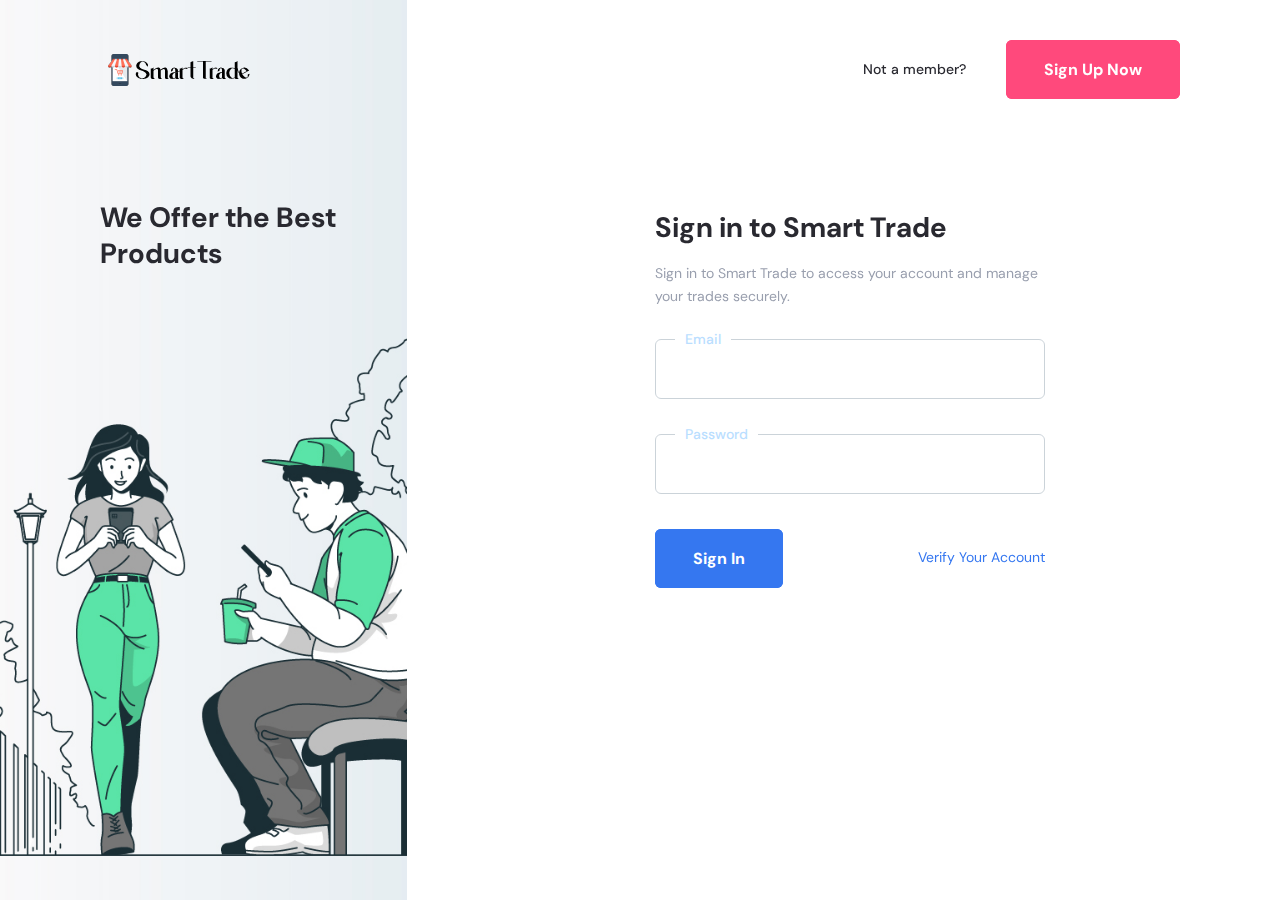
<file: web/sign-in.html>
<!doctype html>
<html class="no-js" lang="en">

    <head>
        <meta charset="utf-8">
        <meta http-equiv="x-ua-compatible" content="ie=edge">
        <title>Smart Trade</title>
        <meta name="robots" content="noindex, follow" />
        <meta name="description" content="">
        <meta name="viewport" content="width=device-width, initial-scale=1, shrink-to-fit=no">
        <!-- Favicon -->
        <link rel="shortcut icon" type="image/x-icon" href="assets/images/favicon.png">

        <!-- CSS
        ============================================ -->

        <!-- Bootstrap CSS -->
        <link rel="stylesheet" href="assets/css/vendor/bootstrap.min.css">
        <link rel="stylesheet" href="assets/css/vendor/font-awesome.css">
        <link rel="stylesheet" href="assets/css/vendor/flaticon/flaticon.css">
        <link rel="stylesheet" href="assets/css/vendor/slick.css">
        <link rel="stylesheet" href="assets/css/vendor/slick-theme.css">
        <link rel="stylesheet" href="assets/css/vendor/jquery-ui.min.css">
        <link rel="stylesheet" href="assets/css/vendor/sal.css">
        <link rel="stylesheet" href="assets/css/vendor/magnific-popup.css">
        <link rel="stylesheet" href="assets/css/vendor/base.css">
        <link rel="stylesheet" href="assets/css/style.min.css">

    </head>


    <body>
        <div class="axil-signin-area">

            <!-- Start Header -->
            <div class="signin-header">
                <div class="row align-items-center">
                    <div class="col-sm-4">
                        <a href="index.html" class="site-logo"><img src="./assets/images/logo/logo.png" alt="logo"></a>
                    </div>
                    <div class="col-sm-8">
                        <div class="singin-header-btn">
                            <p>Not a member?</p>
                            <a href="sign-up.html" class="axil-btn btn-bg-secondary sign-up-btn">Sign Up Now</a>
                        </div>
                    </div>
                </div>
            </div>
            <!-- End Header -->

            <div class="row">
                <div class="col-xl-4 col-lg-6">
                    <div class="axil-signin-banner bg_image bg_image--10">
                        <h3 class="title">We Offer the Best Products</h3>
                    </div>
                </div>
                <div class="col-lg-6 offset-xl-2">
                    <div class="axil-signin-form-wrap">
                        <div class="axil-signin-form">
                            <h3 class="title">Sign in to Smart Trade</h3>
                            <p class="b2 mb--10">Sign in to Smart Trade to access your account and manage your trades securely.</p>
                          
                            <p class="text-danger" id="message"></p>
                            
                            <form class="singin-form">
                                <div class="form-group">
                                    <label>Email</label>
                                    <input type="email" class="form-control" id="email" value="">
                                </div>
                                <div class="form-group">
                                    <label>Password</label>
                                    <input type="password" class="form-control" id="password" value="">
                                </div>
                                <div class="form-group d-flex align-items-center justify-content-between">
                                    <button type="button" class="axil-btn btn-bg-primary submit-btn" onclick="signIn();">Sign In</button>
                                    <a href="verify-account.html" class="forgot-btn">Verify Your Account</a>
                                </div>
                            </form>
                        </div>
                    </div>
                </div>
            </div>
        </div>

        <!-- JS
    ============================================ -->
        <!-- Modernizer JS -->
        <script src="assets/js/vendor/modernizr.min.js"></script>
        <!-- jQuery JS -->
        <script src="assets/js/vendor/jquery.js"></script>
        <!-- Bootstrap JS -->
        <script src="assets/js/vendor/popper.min.js"></script>
        <script src="assets/js/vendor/bootstrap.min.js"></script>
        <script src="assets/js/vendor/slick.min.js"></script>
        <script src="assets/js/vendor/js.cookie.js"></script>
        <!-- <script src="assets/js/vendor/jquery.style.switcher.js"></script> -->
        <script src="assets/js/vendor/jquery-ui.min.js"></script>
        <script src="assets/js/vendor/jquery.ui.touch-punch.min.js"></script>
        <script src="assets/js/vendor/jquery.countdown.min.js"></script>
        <script src="assets/js/vendor/sal.js"></script>
        <script src="assets/js/vendor/jquery.magnific-popup.min.js"></script>
        <script src="assets/js/vendor/imagesloaded.pkgd.min.js"></script>
        <script src="assets/js/vendor/isotope.pkgd.min.js"></script>
        <script src="assets/js/vendor/counterup.js"></script>
        <script src="assets/js/vendor/waypoints.min.js"></script>

        <!-- Main JS -->
        <script src="assets/js/main.js"></script>

        <script src="assets/js/sign-in.js"></script>

    </body>

</html>
</file>
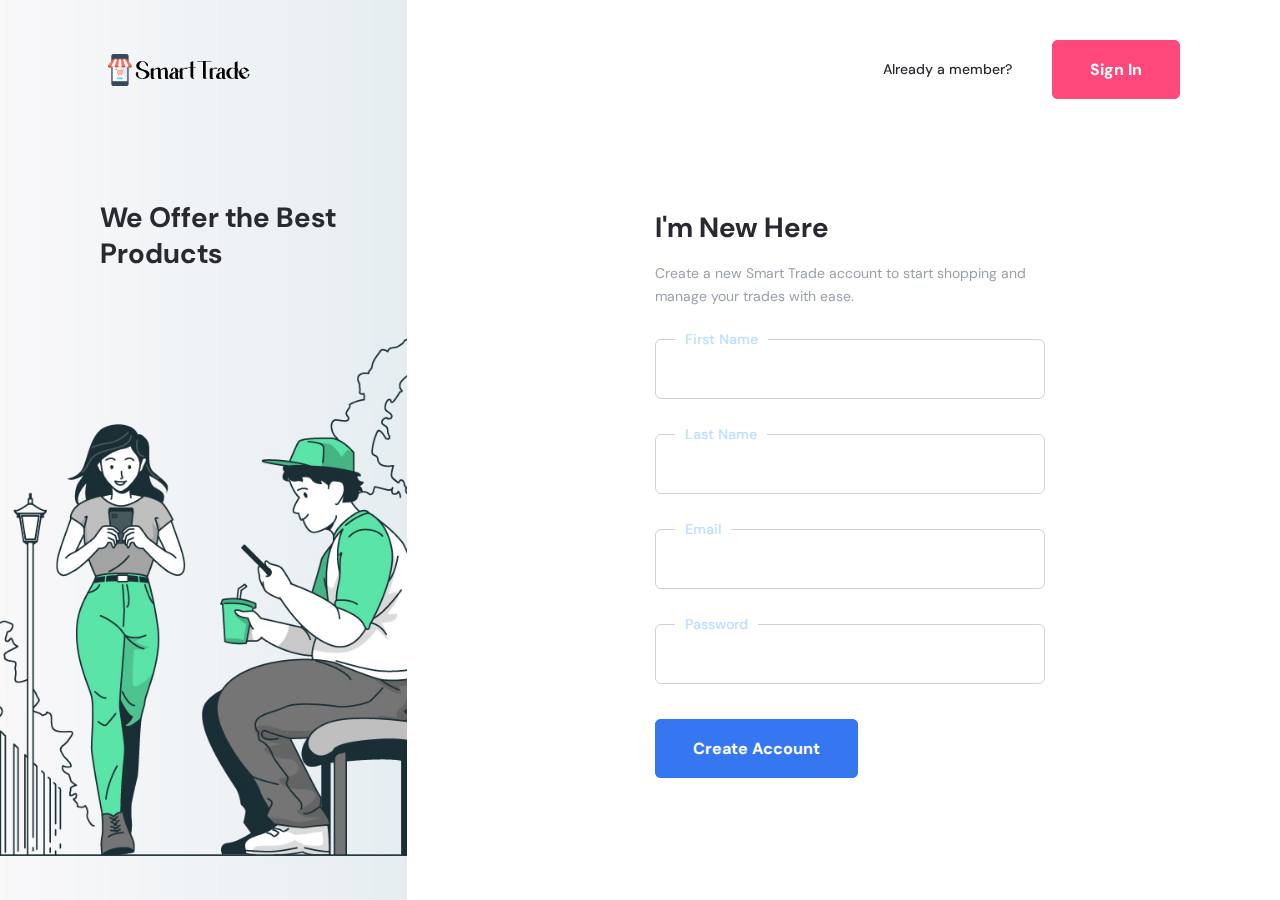
<file: web/sign-up.html>
<!doctype html>
<html class="no-js" lang="en">

    <head>
        <meta charset="utf-8">
        <meta http-equiv="x-ua-compatible" content="ie=edge">
        <title>Smart Trade</title>
        <meta name="robots" content="noindex, follow" />
        <meta name="description" content="">
        <meta name="viewport" content="width=device-width, initial-scale=1, shrink-to-fit=no">
        <!-- Favicon -->
        <link rel="shortcut icon" type="image/x-icon" href="assets/images/favicon.png">

        <!-- CSS
        ============================================ -->

        <!-- Bootstrap CSS -->
        <link rel="stylesheet" href="assets/css/vendor/bootstrap.min.css">
        <link rel="stylesheet" href="assets/css/vendor/font-awesome.css">
        <link rel="stylesheet" href="assets/css/vendor/flaticon/flaticon.css">
        <link rel="stylesheet" href="assets/css/vendor/slick.css">
        <link rel="stylesheet" href="assets/css/vendor/slick-theme.css">
        <link rel="stylesheet" href="assets/css/vendor/jquery-ui.min.css">
        <link rel="stylesheet" href="assets/css/vendor/sal.css">
        <link rel="stylesheet" href="assets/css/vendor/magnific-popup.css">
        <link rel="stylesheet" href="assets/css/vendor/base.css">
        <link rel="stylesheet" href="assets/css/style.min.css">

    </head>


    <body>
        <div class="axil-signin-area">

            <!-- Start Header -->
            <div class="signin-header">
                <div class="row align-items-center">
                    <div class="col-md-6">
                        <a href="index.html" class="site-logo"><img src="./assets/images/logo/logo.png" alt="logo"></a>
                    </div>
                    <div class="col-md-6">
                        <div class="singin-header-btn">
                            <p>Already a member?</p>
                            <a href="sign-in.html" class="axil-btn btn-bg-secondary sign-up-btn">Sign In</a>
                        </div>
                    </div>
                </div>
            </div>
            <!-- End Header -->

            <div class="row">
                <div class="col-xl-4 col-lg-6">
                    <div class="axil-signin-banner bg_image bg_image--10">
                        <h3 class="title">We Offer the Best Products</h3>
                    </div>
                </div>
                <div class="col-lg-6 offset-xl-2">
                    <div class="axil-signin-form-wrap">
                        <div class="axil-signin-form">
                            <h3 class="title">I'm New Here</h3>
                            <p class="b2 mb--10">Create a new Smart Trade account to start shopping and manage your trades with ease.</p>
                            
                            <p class="text-danger" id="message"></p>
                            
                            <form class="singin-form">
                                <div class="form-group">
                                    <label>First Name</label>
                                    <input type="text" class="form-control" id="first_name" value="">
                                </div>
                                <div class="form-group">
                                    <label>Last Name</label>
                                    <input type="text" class="form-control" id="last_name" value="">
                                </div>
                                <div class="form-group">
                                    <label>Email</label>
                                    <input type="email" class="form-control" id="email" value="">
                                </div>
                                <div class="form-group">
                                    <label>Password</label>
                                    <input type="password" class="form-control" id="password" value="">
                                </div>
                                <div class="form-group">
                                    <button type="button" class="axil-btn btn-bg-primary submit-btn" onclick="signUp()">Create Account</button>
                                </div>
                            </form>
                        </div>
                    </div>
                </div>
            </div>
        </div>

        <!-- JS
    ============================================ -->
        <!-- Modernizer JS -->
        <script src="assets/js/vendor/modernizr.min.js"></script>
        <!-- jQuery JS -->
        <script src="assets/js/vendor/jquery.js"></script>
        <!-- Bootstrap JS -->
        <script src="assets/js/vendor/popper.min.js"></script>
        <script src="assets/js/vendor/bootstrap.min.js"></script>
        <script src="assets/js/vendor/slick.min.js"></script>
        <script src="assets/js/vendor/js.cookie.js"></script>
        <!-- <script src="assets/js/vendor/jquery.style.switcher.js"></script> -->
        <script src="assets/js/vendor/jquery-ui.min.js"></script>
        <script src="assets/js/vendor/jquery.ui.touch-punch.min.js"></script>
        <script src="assets/js/vendor/jquery.countdown.min.js"></script>
        <script src="assets/js/vendor/sal.js"></script>
        <script src="assets/js/vendor/jquery.magnific-popup.min.js"></script>
        <script src="assets/js/vendor/imagesloaded.pkgd.min.js"></script>
        <script src="assets/js/vendor/isotope.pkgd.min.js"></script>
        <script src="assets/js/vendor/counterup.js"></script>
        <script src="assets/js/vendor/waypoints.min.js"></script>

        <!-- Main JS -->
        <script src="assets/js/main.js"></script>
        
        <script src="assets/js/sign-up.js"></script>

    </body>

</html>
</file>
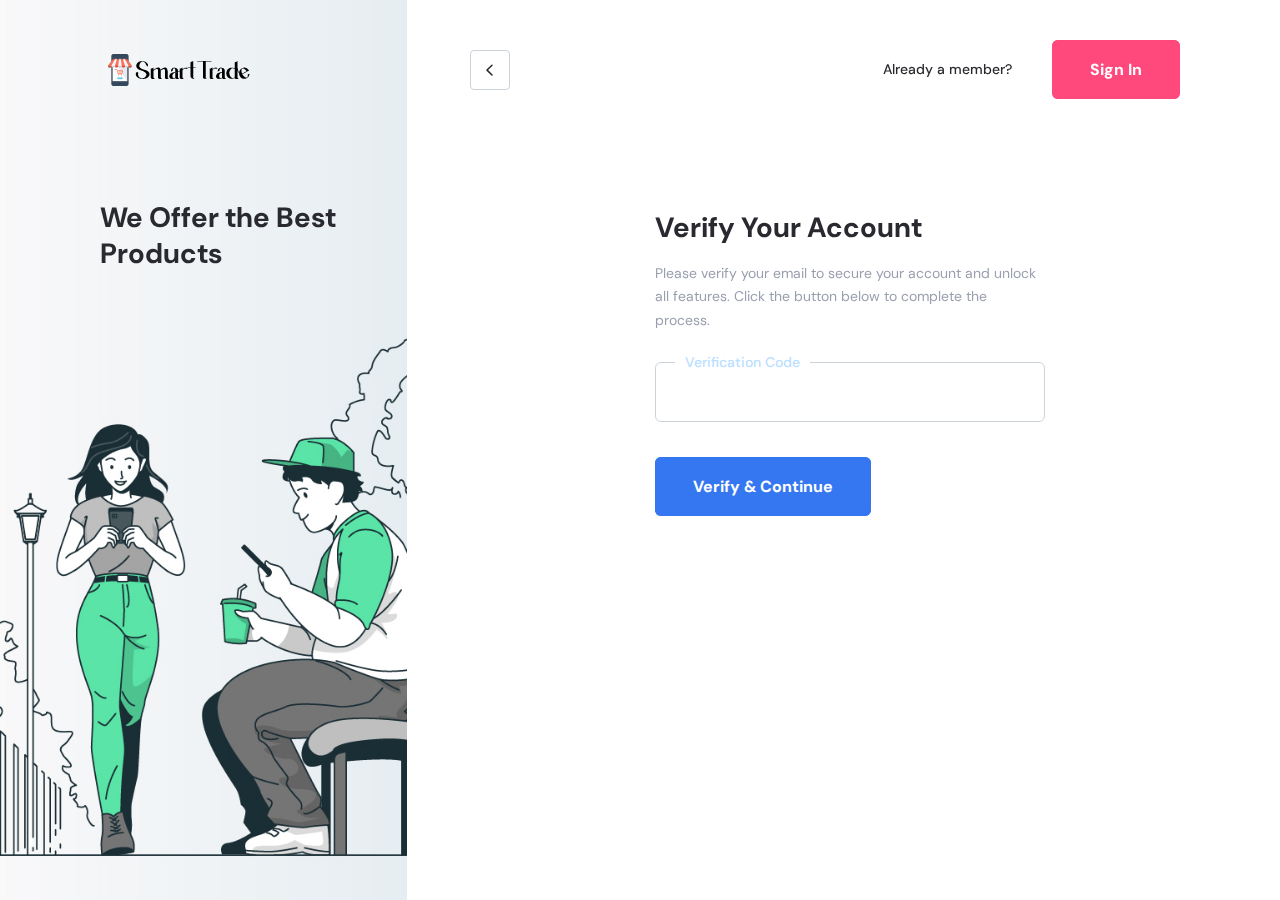
<file: web/verify-account.html>
<!doctype html>
<html class="no-js" lang="en">

    <head>
        <meta charset="utf-8">
        <meta http-equiv="x-ua-compatible" content="ie=edge">
        <title>Smart Trade</title>
        <meta name="robots" content="noindex, follow" />
        <meta name="description" content="">
        <meta name="viewport" content="width=device-width, initial-scale=1, shrink-to-fit=no">
        <!-- Favicon -->
        <link rel="shortcut icon" type="image/x-icon" href="assets/images/favicon.png">

        <!-- CSS
        ============================================ -->

        <!-- Bootstrap CSS -->
        <link rel="stylesheet" href="assets/css/vendor/bootstrap.min.css">
        <link rel="stylesheet" href="assets/css/vendor/font-awesome.css">
        <link rel="stylesheet" href="assets/css/vendor/flaticon/flaticon.css">
        <link rel="stylesheet" href="assets/css/vendor/slick.css">
        <link rel="stylesheet" href="assets/css/vendor/slick-theme.css">
        <link rel="stylesheet" href="assets/css/vendor/jquery-ui.min.css">
        <link rel="stylesheet" href="assets/css/vendor/sal.css">
        <link rel="stylesheet" href="assets/css/vendor/magnific-popup.css">
        <link rel="stylesheet" href="assets/css/vendor/base.css">
        <link rel="stylesheet" href="assets/css/style.min.css">

    </head>


    <body>
        <div class="axil-signin-area">

            <!-- Start Header -->
            <div class="signin-header">
                <div class="row align-items-center">
                    <div class="col-xl-4 col-sm-6">
                        <a href="index.html" class="site-logo"><img src="./assets/images/logo/logo.png" alt="logo"></a>
                    </div>
                    <div class="col-md-2 d-lg-block d-none">
                        <a href="sign-in.html" class="back-btn"><i class="far fa-angle-left"></i></a>
                    </div>
                    <div class="col-xl-6 col-lg-4 col-sm-6">
                        <div class="singin-header-btn">
                            <p>Already a member?</p>
                            <a href="sign-in.html" class="sign-up-btn axil-btn btn-bg-secondary">Sign In</a>
                        </div>
                    </div>
                </div>
            </div>
            <!-- End Header -->

            <div class="row">
                <div class="col-xl-4 col-lg-6">
                    <div class="axil-signin-banner bg_image bg_image--10">
                        <h3 class="title">We Offer the Best Products</h3>
                    </div>
                </div>
                <div class="col-lg-6 offset-xl-2">
                    <div class="axil-signin-form-wrap">
                        <div class="axil-signin-form">
                            <h3 class="title">Verify Your Account</h3>
                            <p class="b2 mb--10">Please verify your email to secure your account and unlock all features. Click the button below to complete the process.</p>

                            <p class="text-danger" id="message"></p>

                            <form class="singin-form">
                                <div class="form-group">
                                    <label>Verification Code</label>
                                    <input type="text" class="form-control" id="verification" value="">
                                </div>
                                <div class="form-group">
                                    <button type="button" class="axil-btn btn-bg-primary submit-btn" onclick="verifyAccount();">Verify & Continue</button>
                                </div>
                            </form>
                        </div>
                    </div>
                </div>
            </div>
        </div>

        <!-- JS
    ============================================ -->
        <!-- Modernizer JS -->
        <script src="assets/js/vendor/modernizr.min.js"></script>
        <!-- jQuery JS -->
        <script src="assets/js/vendor/jquery.js"></script>
        <!-- Bootstrap JS -->
        <script src="assets/js/vendor/popper.min.js"></script>
        <script src="assets/js/vendor/bootstrap.min.js"></script>
        <script src="assets/js/vendor/slick.min.js"></script>
        <script src="assets/js/vendor/js.cookie.js"></script>
        <!-- <script src="assets/js/vendor/jquery.style.switcher.js"></script> -->
        <script src="assets/js/vendor/jquery-ui.min.js"></script>
        <script src="assets/js/vendor/jquery.ui.touch-punch.min.js"></script>
        <script src="assets/js/vendor/jquery.countdown.min.js"></script>
        <script src="assets/js/vendor/sal.js"></script>
        <script src="assets/js/vendor/jquery.magnific-popup.min.js"></script>
        <script src="assets/js/vendor/imagesloaded.pkgd.min.js"></script>
        <script src="assets/js/vendor/isotope.pkgd.min.js"></script>
        <script src="assets/js/vendor/counterup.js"></script>
        <script src="assets/js/vendor/waypoints.min.js"></script>

        <!-- Main JS -->
        <script src="assets/js/main.js"></script>

        <script src="assets/js/verify-account.js"></script>

    </body>

</html>
</file>
<file: web/assets/css/vendor/flaticon/flaticon.css>
@font-face {
    font-family: "flaticon";
    src: url("./flaticon.ttf?407e24229cdad6f8c9e45e028e090cfd") format("truetype"),
url("./flaticon.woff?407e24229cdad6f8c9e45e028e090cfd") format("woff"),
url("./flaticon.woff2?407e24229cdad6f8c9e45e028e090cfd") format("woff2"),
url("./flaticon.eot?407e24229cdad6f8c9e45e028e090cfd#iefix") format("embedded-opentype"),
url("./flaticon.svg?407e24229cdad6f8c9e45e028e090cfd#flaticon") format("svg");
}

i[class^="flaticon-"]:before, i[class*=" flaticon-"]:before {
    font-family: flaticon !important;
    font-style: normal;
    font-weight: normal !important;
    font-variant: normal;
    text-transform: none;
    line-height: 1;
    -webkit-font-smoothing: antialiased;
    -moz-osx-font-smoothing: grayscale;
}

.flaticon-arrow-down:before {
    content: "\f101";
}
.flaticon-shopping-cart:before {
    content: "\f102";
}
.flaticon-person:before {
    content: "\f103";
}
.flaticon-magnifying-glass:before {
    content: "\f104";
}
.flaticon-right-arrow:before {
    content: "\f105";
}
.flaticon-close:before {
    content: "\f106";
}
.flaticon-left-arrow:before {
    content: "\f107";
}
.flaticon-exchange:before {
    content: "\f108";
}
.flaticon-visibility:before {
    content: "\f109";
}
.flaticon-heart:before {
    content: "\f10a";
}
.flaticon-box:before {
    content: "\f10b";
}
.flaticon-truck:before {
    content: "\f10c";
}
.flaticon-credit-card:before {
    content: "\f10d";
}
.flaticon-24-hours:before {
    content: "\f10e";
}
.flaticon-headphones:before {
    content: "\f10f";
}
.flaticon-cashback:before {
    content: "\f110";
}
.flaticon-facebook:before {
    content: "\f111";
}
.flaticon-twitter:before {
    content: "\f112";
}
.flaticon-spotify:before {
    content: "\f113";
}
.flaticon-youtube:before {
    content: "\f114";
}
.flaticon-odnoklassniki:before {
    content: "\f115";
}
.flaticon-behance:before {
    content: "\f116";
}
.flaticon-linkedin:before {
    content: "\f117";
}
.flaticon-star:before {
    content: "\f118";
}
.flaticon-star-1:before {
    content: "\f119";
}
.flaticon-menu:before {
    content: "\f11a";
}
.flaticon-menu-bar:before {
    content: "\f11b";
}
.flaticon-plus:before {
    content: "\f11c";
}
.flaticon-envelope:before {
    content: "\f11d";
}
.flaticon-envelope-1:before {
    content: "\f11e";
}
.flaticon-points:before {
    content: "\f11f";
}
.flaticon-ellipsis:before {
    content: "\f120";
}
.flaticon-tag:before {
    content: "\f121";
}
.flaticon-minus:before {
    content: "\f122";
}
.flaticon-van:before {
    content: "\f123";
}
.flaticon-award:before {
    content: "\f124";
}
.flaticon-quality:before {
    content: "\f125";
}
.flaticon-virus:before {
    content: "\f126";
}
.flaticon-product-return:before {
    content: "\f127";
}
.flaticon-expand:before {
    content: "\f128";
}
.flaticon-shop:before {
    content: "\f129";
}
.flaticon-menu-1:before {
    content: "\f12a";
}
.flaticon-more:before {
    content: "\f12b";
}
.flaticon-list:before {
    content: "\f12c";
}
.flaticon-menu-2:before {
    content: "\f12d";
}
.flaticon-map:before {
    content: "\f12e";
}
.flaticon-lock:before {
    content: "\f12f";
}
.flaticon-key:before {
    content: "\f130";
}
.flaticon-suitcase:before {
    content: "\f131";
}
.flaticon-id-card:before {
    content: "\f132";
}
.flaticon-tick:before {
    content: "\f133";
}
.flaticon-call:before {
    content: "\f134";
}
.flaticon-time:before {
    content: "\f135";
}
.flaticon-location-marker:before {
    content: "\f136";
}
.flaticon-earphones:before {
    content: "\f137";
}
.flaticon-warning-sign:before {
    content: "\f138";
}
.flaticon-calendar:before {
    content: "\f139";
}
.flaticon-calendar-1:before {
    content: "\f13a";
}
.flaticon-quote:before {
    content: "\f13b";
}
.flaticon-chat:before {
    content: "\f13c";
}
.flaticon-reply:before {
    content: "\f13d";
}
</file>
<file: web/assets/css/vendor/sal.css>
[data-sal]{transition-duration:.2s;transition-duration:var(--sal-duration,.2s);transition-delay:0s;transition-delay:var(--sal-delay,0s);transition-timing-function:ease;transition-timing-function:var(--sal-easing,ease)}[data-sal][data-sal-duration="200"]{transition-duration:.2s}[data-sal][data-sal-duration="250"]{transition-duration:.25s}[data-sal][data-sal-duration="300"]{transition-duration:.3s}[data-sal][data-sal-duration="350"]{transition-duration:.35s}[data-sal][data-sal-duration="400"]{transition-duration:.4s}[data-sal][data-sal-duration="450"]{transition-duration:.45s}[data-sal][data-sal-duration="500"]{transition-duration:.5s}[data-sal][data-sal-duration="550"]{transition-duration:.55s}[data-sal][data-sal-duration="600"]{transition-duration:.6s}[data-sal][data-sal-duration="650"]{transition-duration:.65s}[data-sal][data-sal-duration="700"]{transition-duration:.7s}[data-sal][data-sal-duration="750"]{transition-duration:.75s}[data-sal][data-sal-duration="800"]{transition-duration:.8s}[data-sal][data-sal-duration="850"]{transition-duration:.85s}[data-sal][data-sal-duration="900"]{transition-duration:.9s}[data-sal][data-sal-duration="950"]{transition-duration:.95s}[data-sal][data-sal-duration="1000"]{transition-duration:1s}[data-sal][data-sal-duration="1050"]{transition-duration:1.05s}[data-sal][data-sal-duration="1100"]{transition-duration:1.1s}[data-sal][data-sal-duration="1150"]{transition-duration:1.15s}[data-sal][data-sal-duration="1200"]{transition-duration:1.2s}[data-sal][data-sal-duration="1250"]{transition-duration:1.25s}[data-sal][data-sal-duration="1300"]{transition-duration:1.3s}[data-sal][data-sal-duration="1350"]{transition-duration:1.35s}[data-sal][data-sal-duration="1400"]{transition-duration:1.4s}[data-sal][data-sal-duration="1450"]{transition-duration:1.45s}[data-sal][data-sal-duration="1500"]{transition-duration:1.5s}[data-sal][data-sal-duration="1550"]{transition-duration:1.55s}[data-sal][data-sal-duration="1600"]{transition-duration:1.6s}[data-sal][data-sal-duration="1650"]{transition-duration:1.65s}[data-sal][data-sal-duration="1700"]{transition-duration:1.7s}[data-sal][data-sal-duration="1750"]{transition-duration:1.75s}[data-sal][data-sal-duration="1800"]{transition-duration:1.8s}[data-sal][data-sal-duration="1850"]{transition-duration:1.85s}[data-sal][data-sal-duration="1900"]{transition-duration:1.9s}[data-sal][data-sal-duration="1950"]{transition-duration:1.95s}[data-sal][data-sal-duration="2000"]{transition-duration:2s}[data-sal][data-sal-delay="50"]{transition-delay:.05s}[data-sal][data-sal-delay="100"]{transition-delay:.1s}[data-sal][data-sal-delay="150"]{transition-delay:.15s}[data-sal][data-sal-delay="200"]{transition-delay:.2s}[data-sal][data-sal-delay="250"]{transition-delay:.25s}[data-sal][data-sal-delay="300"]{transition-delay:.3s}[data-sal][data-sal-delay="350"]{transition-delay:.35s}[data-sal][data-sal-delay="400"]{transition-delay:.4s}[data-sal][data-sal-delay="450"]{transition-delay:.45s}[data-sal][data-sal-delay="500"]{transition-delay:.5s}[data-sal][data-sal-delay="550"]{transition-delay:.55s}[data-sal][data-sal-delay="600"]{transition-delay:.6s}[data-sal][data-sal-delay="650"]{transition-delay:.65s}[data-sal][data-sal-delay="700"]{transition-delay:.7s}[data-sal][data-sal-delay="750"]{transition-delay:.75s}[data-sal][data-sal-delay="800"]{transition-delay:.8s}[data-sal][data-sal-delay="850"]{transition-delay:.85s}[data-sal][data-sal-delay="900"]{transition-delay:.9s}[data-sal][data-sal-delay="950"]{transition-delay:.95s}[data-sal][data-sal-delay="1000"]{transition-delay:1s}[data-sal][data-sal-easing=linear]{transition-timing-function:linear}[data-sal][data-sal-easing=ease]{transition-timing-function:ease}[data-sal][data-sal-easing=ease-in]{transition-timing-function:ease-in}[data-sal][data-sal-easing=ease-out]{transition-timing-function:ease-out}[data-sal][data-sal-easing=ease-in-out]{transition-timing-function:ease-in-out}[data-sal][data-sal-easing=ease-in-cubic]{transition-timing-function:cubic-bezier(.55,.055,.675,.19)}[data-sal][data-sal-easing=ease-out-cubic]{transition-timing-function:cubic-bezier(.215,.61,.355,1)}[data-sal][data-sal-easing=ease-in-out-cubic]{transition-timing-function:cubic-bezier(.645,.045,.355,1)}[data-sal][data-sal-easing=ease-in-circ]{transition-timing-function:cubic-bezier(.6,.04,.98,.335)}[data-sal][data-sal-easing=ease-out-circ]{transition-timing-function:cubic-bezier(.075,.82,.165,1)}[data-sal][data-sal-easing=ease-in-out-circ]{transition-timing-function:cubic-bezier(.785,.135,.15,.86)}[data-sal][data-sal-easing=ease-in-expo]{transition-timing-function:cubic-bezier(.95,.05,.795,.035)}[data-sal][data-sal-easing=ease-out-expo]{transition-timing-function:cubic-bezier(.19,1,.22,1)}[data-sal][data-sal-easing=ease-in-out-expo]{transition-timing-function:cubic-bezier(1,0,0,1)}[data-sal][data-sal-easing=ease-in-quad]{transition-timing-function:cubic-bezier(.55,.085,.68,.53)}[data-sal][data-sal-easing=ease-out-quad]{transition-timing-function:cubic-bezier(.25,.46,.45,.94)}[data-sal][data-sal-easing=ease-in-out-quad]{transition-timing-function:cubic-bezier(.455,.03,.515,.955)}[data-sal][data-sal-easing=ease-in-quart]{transition-timing-function:cubic-bezier(.895,.03,.685,.22)}[data-sal][data-sal-easing=ease-out-quart]{transition-timing-function:cubic-bezier(.165,.84,.44,1)}[data-sal][data-sal-easing=ease-in-out-quart]{transition-timing-function:cubic-bezier(.77,0,.175,1)}[data-sal][data-sal-easing=ease-in-quint]{transition-timing-function:cubic-bezier(.755,.05,.855,.06)}[data-sal][data-sal-easing=ease-out-quint]{transition-timing-function:cubic-bezier(.23,1,.32,1)}[data-sal][data-sal-easing=ease-in-out-quint]{transition-timing-function:cubic-bezier(.86,0,.07,1)}[data-sal][data-sal-easing=ease-in-sine]{transition-timing-function:cubic-bezier(.47,0,.745,.715)}[data-sal][data-sal-easing=ease-out-sine]{transition-timing-function:cubic-bezier(.39,.575,.565,1)}[data-sal][data-sal-easing=ease-in-out-sine]{transition-timing-function:cubic-bezier(.445,.05,.55,.95)}[data-sal][data-sal-easing=ease-in-back]{transition-timing-function:cubic-bezier(.6,-.28,.735,.045)}[data-sal][data-sal-easing=ease-out-back]{transition-timing-function:cubic-bezier(.175,.885,.32,1.275)}[data-sal][data-sal-easing=ease-in-out-back]{transition-timing-function:cubic-bezier(.68,-.55,.265,1.55)}[data-sal|=fade]{opacity:0;transition-property:opacity}[data-sal|=fade].sal-animate,body.sal-disabled [data-sal|=fade]{opacity:1}[data-sal|=slide]{opacity:0;transition-property:opacity,transform}[data-sal=slide-up]{transform:translateY(20%)}[data-sal=slide-down]{transform:translateY(-20%)}[data-sal=slide-left]{transform:translateX(20%)}[data-sal=slide-right]{transform:translateX(-20%)}[data-sal|=slide].sal-animate,body.sal-disabled [data-sal|=slide]{opacity:1;transform:none}[data-sal|=zoom]{opacity:0;transition-property:opacity,transform}[data-sal=zoom-in]{transform:scale(.5)}[data-sal=zoom-out]{transform:scale(1.1)}[data-sal|=zoom].sal-animate,body.sal-disabled [data-sal|=zoom]{opacity:1;transform:none}[data-sal|=flip]{-webkit-backface-visibility:hidden;backface-visibility:hidden;transition-property:transform}[data-sal=flip-left]{transform:perspective(2000px) rotateY(-91deg)}[data-sal=flip-right]{transform:perspective(2000px) rotateY(91deg)}[data-sal=flip-up]{transform:perspective(2000px) rotateX(-91deg)}[data-sal=flip-down]{transform:perspective(2000px) rotateX(91deg)}[data-sal|=flip].sal-animate,body.sal-disabled [data-sal|=flip]{transform:none}
</file>
<file: web/assets/css/vendor/base.css>
/* Page Loader */
.animation-block {
	position: relative;
}
.js .loading::before {
	content: '';
	position: fixed;
	z-index: 100000;
	top: 0;
	left: 0;
	width: 100%;
	height: 100%;
	background: var(--color-bg);
}

.js .loading::after {
	content: '';
	position: fixed;
	z-index: 100000;
	top: 50%;
	left: 50%;
	width: 60px;
	height: 60px;
	margin: -30px 0 0 -30px;
	pointer-events: none;
	border-radius: 50%;
	opacity: 0.4;
	background: var(--color-link);
	animation: loaderAnim 0.7s linear infinite alternate forwards;
}

@keyframes loaderAnim {
	to {
		opacity: 1;
		transform: scale3d(0.5, 0.5, 1);
	}
}


.animation-block a {
	text-decoration: none;
	color: var(--color-link);
	outline: none;
}

.frame {
	padding: 3rem 5vw;
	text-align: center;
	font-size: 0.8rem;
}

.frame__title {
	font-size: inherit;
	margin: 0 0 1rem;
	font-weight: normal;
}

.frame__links {
	display: inline;
}

.frame__links a {
	text-transform: lowercase;
}

.frame__links a:not(:last-child) {
	margin-right: 1rem;
}


.animation-block.block {
	text-transform: lowercase;
	padding: 0 4rem 20vh;
	display: flex;
	flex-direction: column;
	align-items: center;
}

.block__title {
	position: relative;
	font-size: 1rem;
	margin: 0 0 1.5rem 0;
	padding: 0.5rem 0;
	cursor: pointer;
	font-family: titling-gothic-fb-wide, sans-serif;
	font-weight: 700;
	color: var(--color-blocktitle);
}

.block__title:hover {
	color: var(--color-blocktitle-hover);
}

.block__link {
	position: relative;
	cursor: pointer;
	padding: 0.5rem 0;
	color: var(--color-blocklink);
}

.block__link:hover {
	color: var(--color-blocklink-hover);
}

.block__title span,
.block__link span,
.content__text-link span {
	display: inline-block;
	white-space: pre;
}

.content__text {
	padding: 0 5vw 25vh;
	line-height: 2;
	color: var(--color-text);
}

.content__text-link {
	position: relative;
	font-weight: bold;
	cursor: pointer;
}

.content__text-link:first-of-type,
.content__text-link:nth-of-type(11),
.content__text-link:nth-of-type(21) {
	color: #f7e300;
}

.content__text-link:nth-of-type(2),
.content__text-link:nth-of-type(12),
.content__text-link:nth-of-type(22) {
	color: #002df7;
}

.content__text-link:nth-of-type(3),
.content__text-link:nth-of-type(13),
.content__text-link:nth-of-type(23) {
	color: #e51679;
}

.content__text-link:nth-of-type(4),
.content__text-link:nth-of-type(14) {
	color: #fff;
}

.content__text-link:nth-of-type(5),
.content__text-link:nth-of-type(15) {
	color: #00f73d;
}

.content__text-link:nth-of-type(6),
.content__text-link:nth-of-type(16) {
	color: #00e8f7;
}

.content__text-link:nth-of-type(7),
.content__text-link:nth-of-type(17) {
	color: #a753eb;
}

.content__text-link:nth-of-type(8),
.content__text-link:nth-of-type(18) {
	color: #ff2626;
}

.content__text-link:nth-of-type(9),
.content__text-link:nth-of-type(19) {
	color: #eb8e53;
}

.content__text-link:nth-of-type(10),
.content__text-link:nth-of-type(20) {
	color: #ff00e7;
}

.animation-block.block[data-fx="1"] a::after,
a.content__text-link[data-fx="1"]::after,
.animation-block.block[data-fx="2"] a::after,
a.content__text-link[data-fx="2"]::after {
	content: '';
	z-index: -1;
	width: 100%;
	bottom: 0.25rem;
	left: 0;
	position: absolute;
	height: 2px;
	background: currentColor;
	transform: scale3d(0, 1, 1);
	transform-origin: 0% 50%;
	transition: transform 0.2s cubic-bezier(0.390, 0.575, 0.565, 1.000);
}

a.content__text-link[data-fx="1"]::after,
a.content__text-link[data-fx="2"]::after {
	bottom: 0;
}

.animation-block.block[data-fx="1"] a:hover::after,
a.content__text-link[data-fx="1"]:hover::after,
.animation-block.block[data-fx="2"] a:hover::after,
a.content__text-link[data-fx="2"]:hover::after {
	transform: scale3d(1, 1, 1)
}

.animation-block.block[data-fx="6"] a::after,
a.content__text-link[data-fx="6"]::after {
	content: '';
	z-index: -1;
	width: 100%;
	bottom: 0.25rem;
	left: 0;
	position: absolute;
	height: 2px;
	background: currentColor;
	transform: scale3d(0, 1, 1);
	transform-origin: 100% 50%;
	transition: transform 0.7s cubic-bezier(0.860, 0.000, 0.070, 1.000);
}

a.content__text-link[data-fx="6"]::after {
	bottom: 0;
}

.animation-block.block[data-fx="6"] a:hover::after,
a.content__text-link[data-fx="6"]:hover::after {
	transform: scale3d(1, 1, 1)
}

.animation-block.block[data-fx="14"] a::after,
a.content__text-link[data-fx="14"]::after {
	content: '';
	z-index: -1;
	width: 100%;
	bottom: 0.25rem;
	left: 0;
	position: absolute;
	height: 2px;
	background: currentColor;
	transform: scale3d(0, 1, 1);
	transform-origin: 0% 50%;
}

a.content__text-link[data-fx="14"]::after {
	bottom: 0;
}

.animation-block.block[data-fx="14"] a:hover::after,
a.content__text-link[data-fx="14"]:hover::after {
	animation: loop 0.5s infinite;
}

@keyframes loop {
	0% {
		transform-origin: 0% 50%;
		transform: scale3d(0, 1, 1);
	}

	50% {
		transform-origin: 0% 50%;
		transform: scale3d(1, 1, 1);
	}

	51% {
		transform-origin: 100% 50%;
	}

	100% {
		transform-origin: 100% 50%;
		transform: scale3d(0, 1, 1);
	}
}

.hover-reveal {
	position: fixed;
	width: 200px;
	height: 150px;
	top: 0;
	left: 0;
	pointer-events: none;
	opacity: 0;
}

.hover-reveal__inner,
.hover-reveal__img {
	width: 100%;
	height: 100%;
	position: relative;
}

.hover-reveal__deco {
	width: 100%;
	height: 100%;
	position: absolute;
	top: 0;
	left: 0;
	background-color: #181314;
}

.hover-reveal__img {
	background-size: cover;
	background-position: 50% 50%;
}

@media screen and (min-width: 53em) {
	.message {
		display: none;
	}

	.frame {
		position: fixed;
		text-align: left;
		z-index: 10000;
		top: 0;
		left: 0;
		display: grid;
		align-content: space-between;
		width: 100%;
		max-width: none;
		height: 100vh;
		padding: 2rem;
		pointer-events: none;
		grid-template-columns: 50% 50%;
		grid-template-rows: auto auto auto;
		grid-template-areas: 'title links'
			'... ...'
			'... github';
	}

	.frame__title {
		grid-area: title;
		padding: 0;
	}

	.frame__links {
		grid-area: links;
		padding: 0;
		justify-self: end;
	}



	.frame a {
		pointer-events: auto;
	}

	.animation-block.block {
		align-items: flex-start;
	}

	

	.content__text {
		grid-column: span 3;
	}
}
</file>
<file: web/assets/css/style.min.css>
﻿@import"https://fonts.googleapis.com/css2?family=DM+Sans:ital,wght@0,400;0,500;0,700;1,400&family=Poppins:wght@400;500;600;700&display=swap";:root{
    --color-primary: #3577f0;
    --light-primary: #8c71db;
    --color-secondary: #ff497c;
    --color-tertiary: #FAB8C4;
    --color-white: #ffffff;
    --color-dark: #27272E;
    --color-black: #000000;
    --color-light: #CBD3D9;
    --color-lighter: #F6F7FB;
    --color-lightest: #C4C4C4;
    --color-chart01: #896BA7;
    --color-chart02: #BADEFF;
    --color-chart03: #E76458;
    --color-heading: #292930;
    --color-body: #BADEFF;
    --color-border-light: #E3E6E9;
    --color-border-dark: #42424A;
    --color-gray: #999FAE;
    --color-midgray: #878787;
    --color-extra01: #999FAE;
    --color-success: #3EB75E;
    --color-danger: #FF0003;
    --color-warning: #FF8F3C;
    --color-info: #1BA2DB;
    --color-facebook: #3B5997;
    --color-twitter: #1BA1F2;
    --color-youtube: #ED4141;
    --color-linkedin: #0077B5;
    --color-pinterest: #E60022;
    --color-instagram: #C231A1;
    --color-vimeo: #00ADEF;
    --color-twitch: #6441A3;
    --color-discord: #7289da;
    --radius: 6px;
    --radius-big: 16px;
    --radius-small: 6px;
    --border-width: 2px;
    --border-thin: 1px;
    --p-light: 300;
    --p-regular: 400;
    --p-medium: 500;
    --p-semi-bold: 600;
    --p-bold: 700;
    --p-extra-bold: 800;
    --p-black: 900;
    --s-light: 300;
    --s-regular: 400;
    --s-medium: 500;
    --s-bold: 700;
    --s-black: 900;
    --shadow-primary: 0px 4px 10px rgba(37, 47, 63, 0.1);
    --shadow-light: 0 2px 6px 0 rgba(0, 0, 0, 0.05);
    --shadow-dark: 0 16px 32px 0 rgba(0, 0, 0, 0.04);
    --transition: 0.3s;
    --font-primary: "DM Sans", sans-serif;
    --font-secondary: "DM Sans", sans-serif;
    --font-awesome: "Font Awesome 6 Pro";
    --font-size-b1: 16px;
    --font-size-b2: 14px;
    --font-size-b3: 12px;
    --line-height-b1: 1.7;
    --line-height-b2: 1.65;
    --line-height-b3: 1.6;
    --h1: 46px;
    --h2: 36px;
    --h3: 28px;
    --h4: 24px;
    --h5: 20px;
    --h6: 18px
}
*{
    -webkit-box-sizing:border-box;
    -moz-box-sizing:border-box;
    box-sizing:border-box
}
article,aside,details,figcaption,figure,footer,header,nav,section,summary{
    display:block
}
audio,canvas,video{
    display:inline-block
}
audio:not([controls]){
    display:none;
    height:0
}
[hidden]{
    display:none
}
a{
    color:var(--color-heading);
    text-decoration:none;
    outline:none
}
a:hover,a:focus,a:active{
    text-decoration:none;
    outline:none;
    color:var(--color-primary)
}
a:focus{
    outline:none
}
address{
    margin:0 0 24px
}
abbr[title]{
    border-bottom:1px dotted
}
b,strong{
    font-weight:bold
}
mark{
    background:var(--color-primary);
    color:#fff
}
code,kbd,pre,samp{
    font-size:var(--font-size-b3);
    -webkit-hyphens:none;
    -moz-hyphens:none;
    -ms-hyphens:none;
    hyphens:none;
    color:var(--color-primary)
}
kbd,ins{
    color:#fff
}
pre{
    font-family:"Courier 10 Pitch",Courier,monospace;
    font-size:var(--font-size-b3);
    margin:10px 0;
    overflow:auto;
    padding:20px;
    white-space:pre;
    white-space:pre-wrap;
    word-wrap:break-word;
    color:var(--color-body);
    background:var(--color-lighter)
}
small{
    font-size:smaller
}
sub,sup{
    font-size:75%;
    line-height:0;
    position:relative;
    vertical-align:baseline
}
sup{
    top:-0.5em
}
sub{
    bottom:-0.25em
}
dl{
    margin-top:0;
    margin-bottom:10px
}
dd{
    margin:0 15px 15px
}
dt{
    font-weight:bold;
    color:var(--color-heading)
}
menu,ol,ul{
    margin:16px 0;
    padding:0 0 0 40px
}
nav ul,nav ol{
    list-style:none;
    list-style-image:none
}
li>ul,li>ol{
    margin:0
}
ol ul{
    margin-bottom:0
}
img{
    -ms-interpolation-mode:bicubic;
    border:0;
    vertical-align:middle;
    max-width:100%;
    height:auto
}
svg:not(:root){
    overflow:hidden
}
figure{
    margin:0
}
form{
    margin:0
}
fieldset{
    border:1px solid var(--color-border);
    margin:0 2px;
    min-width:inherit;
    padding:.35em .625em .75em
}
legend{
    border:0;
    padding:0;
    white-space:normal
}
button,input,select,textarea{
    font-size:100%;
    margin:0;
    max-width:100%;
    vertical-align:baseline
}
button,input{
    line-height:normal
}
button,html input[type=button],input[type=reset],input[type=submit]{
    -webkit-appearance:button;
    -moz-appearance:button;
    appearance:button;
    cursor:pointer
}
button[disabled],input[disabled]{
    cursor:default
}
input[type=checkbox],input[type=radio]{
    padding:0
}
input[type=search]{
    -webkit-appearance:textfield;
    -moz-appearance:textfield;
    appearance:textfield;
    appearance:textfield;
    padding-right:2px;
    width:270px;
    cursor:text
}
input[type=search]::-webkit-search-decoration{
    -webkit-appearance:none;
    appearance:none
}
button::-moz-focus-inner,input::-moz-focus-inner{
    border:0;
    padding:0
}
textarea{
    overflow:auto;
    vertical-align:top
}
caption,th,td{
    font-weight:normal
}
th{
    font-weight:500;
    text-transform:uppercase
}
td,.wp-block-calendar tfoot td{
    border:1px solid var(--color-border);
    padding:7px 10px
}
del{
    color:#656973
}
ins{
    background:rgba(255,47,47,.4);
    text-decoration:none
}
hr{
    background-size:4px 4px;
    border:0;
    height:1px;
    margin:0 0 24px
}
table a,table a:link,table a:visited{
    text-decoration:underline
}
dt{
    font-weight:bold;
    margin-bottom:10px
}
dd{
    margin:0 15px 15px
}
caption{
    caption-side:top
}
kbd{
    background:var(--heading-color)
}
dfn,cite,em{
    font-style:italic
}
blockquote,q{
    -webkit-hyphens:none;
    -moz-hyphens:none;
    -ms-hyphens:none;
    hyphens:none;
    quotes:none
}
blockquote:before,blockquote:after,q:before,q:after{
    content:"";
    content:none
}
blockquote{
    font-size:var(--font-size-b1);
    font-style:italic;
    font-weight:var(--p-light);
    margin:24px 40px
}
blockquote blockquote{
    margin-right:0
}
blockquote cite,blockquote small{
    font-size:var(--font-size-b3);
    font-weight:normal
}
blockquote strong,blockquote b{
    font-weight:700
}
*{
    box-sizing:border-box
}
html{
    overflow:hidden;
    overflow-y:auto;
    margin:0;
    padding:0;
    font-size:10px
}
@media only screen and (min-width: 992px){
    body.overflow-visible{
        overflow:visible;
        overflow-y:visible
    }
}
body{
    font-size:var(--font-size-b1);
    line-height:var(--line-height-b1);
    -webkit-font-smoothing:antialiased;
    -moz-osx-font-smoothing:grayscale;
    font-family:var(--font-primary);
    color:var(--color-body);
    font-weight:var(--p-regular);
    overflow:hidden;
    overflow-y:auto
}
h1,h2,h3,h4,h5,h6,.h1,.h2,.h3,.h4,.h5,.h6,address,p,pre,blockquote,menu,ol,ul,table,hr{
    margin:0;
    margin-bottom:30px
}
h1,h2,h3,h4,h5,h6,.h1,.h2,.h3,.h4,.h5,.h6{
    word-break:break-word;
    font-family:var(--font-secondary);
    line-height:1.3;
    color:var(--color-heading)
}
h1,.h1{
    font-size:var(--h1)
}
h2,.h2{
    font-size:var(--h2)
}
h3,.h3{
    font-size:var(--h3)
}
h4,.h4{
    font-size:var(--h4)
}
h5,.h5{
    font-size:var(--h5)
}
h6,.h6{
    font-size:var(--h6)
}
h1 a,h2 a,h3 a,h4 a,h5 a,h6 a,.h1 a,.h2 a,.h3 a,.h4 a,.h5 a,.h6 a{
    color:inherit
}
@media only screen and (min-width: 768px)and (max-width: 991px){
    h1,.h1{
        font-size:40px
    }
    h2,.h2{
        font-size:30px
    }
    h3,.h3{
        font-size:26px
    }
    h4,.h4{
        font-size:22px
    }
}
@media only screen and (max-width: 767px){
    h1,.h1{
        font-size:34px
    }
    h2,.h2{
        font-size:26px
    }
    h3,.h3{
        font-size:24px
    }
    h4,.h4{
        font-size:20px
    }
}
h1,.h1,h2,.h2,h3,.h3{
    font-weight:var(--s-bold)
}
h4,.h4,h5,.h5{
    font-weight:var(--s-bold)
}
h6,.h6{
    font-weight:var(--s-medium)
}
h1.b1,h2.b1,h3.b1,h4.b1,h5.b1,h6.b1{
    font-size:var(--font-size-b1);
    line-height:var(--line-height-b1)
}
h1.b2,h2.b2,h3.b2,h4.b2,h5.b2,h6.b2{
    font-size:var(--font-size-b2);
    line-height:var(--line-height-b2)
}
h1.b3,h2.b3,h3.b3,h4.b3,h5.b3,h6.b3{
    font-size:var(--font-size-b3);
    line-height:var(--line-height-b3)
}
p{
    font-size:var(--font-size-b1);
    line-height:var(--line-height-b1);
    font-weight:var(--p-regular);
    color:var(--color-body);
    margin:0 0 30px
}
p.has-large-font-size{
    line-height:1.5;
    font-size:36px
}
p.has-medium-font-size{
    font-size:24px;
    line-height:36px
}
p.has-small-font-size{
    font-size:13px
}
p.has-very-light-gray-color{
    color:var(--color-white)
}
p.has-background{
    padding:20px 30px
}
p.b1{
    font-size:var(--font-size-b1);
    line-height:var(--line-height-b1)
}
p.b2{
    font-size:var(--font-size-b2);
    line-height:var(--line-height-b2)
}
p.b3{
    font-size:var(--font-size-b3);
    line-height:var(--line-height-b3)
}
p:last-child{
    margin-bottom:0
}
.b1{
    font-size:var(--font-size-b1);
    line-height:var(--line-height-b1)
}
.b2{
    font-size:var(--font-size-b2);
    line-height:var(--line-height-b2)
}
.b3{
    font-size:var(--font-size-b3);
    line-height:var(--line-height-b3)
}
table{
    border-collapse:collapse;
    border-spacing:0;
    margin:0 0 20px;
    width:100%
}
table a,table a:link,table a:visited{
    text-decoration:none
}
cite,.wp-block-pullquote cite,.wp-block-pullquote.is-style-solid-color blockquote cite,.wp-block-quote cite{
    color:var(--heading-color)
}
var{
    font-family:"Courier 10 Pitch",Courier,monospace
}
ul,ol{
    padding-left:18px
}
ul{
    list-style:square;
    margin-bottom:30px;
    padding-left:20px
}
ul.liststyle.bullet li{
    font-size:18px;
    line-height:30px;
    color:var(--color-body);
    position:relative;
    padding-left:30px
}
@media only screen and (max-width: 767px){
    ul.liststyle.bullet li{
        padding-left:19px
    }
}
ul.liststyle.bullet li::before{
    position:absolute;
    content:"";
    width:6px;
    height:6px;
    border-radius:100%;
    background:var(--color-body);
    left:0;
    top:10px
}
ul.liststyle.bullet li+li{
    margin-top:8px
}
ul li{
    font-size:var(--font-size-b1);
    line-height:var(--line-height-b1);
    margin-top:8px;
    margin-bottom:8px;
    color:var(--color-body);
    font-family:var(--font-secondary)
}
ul li a{
    text-decoration:none;
    color:var(--color-heading)
}
ul li a:hover{
    color:var(--color-primary)
}
ul li::marker{
    color:var(--color-body)
}
ul ul{
    margin-bottom:0
}
ol{
    margin-bottom:30px
}
ol li{
    font-size:var(--font-size-b1);
    line-height:var(--line-height-b1);
    color:var(--color-body);
    margin-top:8px;
    margin-bottom:8px
}
ol li a{
    color:var(--heading-color);
    text-decoration:none
}
ol li a:hover{
    color:var(--color-primary)
}
ol ul{
    padding-left:30px
}
.post-scale,.radius{
    border-radius:var(--radius)
}
.copyright-default .quick-link,.comment-list ul.children,.comment-list,.axil-dashboard-address ul,.single-product-content .inner .product-variation .variable-items-wrapper,.single-product-content .inner .product-meta,.axil-shop-sidebar .toggle-list ul,.color-variant,.axil-product .cart-action,.cart-dropdown .cart-item-list,.mainmenu,.axil-mainmenu.aside-category-menu .header-department .department-megamenu .department-submenu ul,.axil-mainmenu.aside-category-menu .header-department .department-nav-menu .nav-menu-list,.header-action>ul>li,.header-top-link .quick-link,.social-share,.main-slider-style-1 .shape-group li,.main-slider-content .item-rating .thumb ul li{
    padding:0;
    margin:0;
    list-style:none
}
.liststyle{
    padding:0;
    margin:0;
    list-style:none
}
.widget_rss ul li a,.tagcloud a,.comment-list .comment .reply-edit a.comment-reply-link,.axil-post-meta .post-meta-content .author-title a,.content-blog.format-quote .inner .content blockquote .title a,.content-blog .content .title a,.cart-dropdown .cart-header .cart-close,.header-search-modal .card-close,.header-action .my-account .my-account-dropdown,.pv-single-demo .title,.arrow-both-side-4 .slide-arrow,.arrow-both-side-3 .slide-arrow,.arrow-both-side-2 .slide-arrow,.arrow-both-side .slide-arrow,.arrow-between-side .slide-arrow,input[type=submit],.form-group textarea,.form-group input,#scrollUp,ul li a,ol li a{
    transition:var(--transition)
}
.bg_image,.bgImagePosition{
    background-repeat:no-repeat;
    background-size:cover;
    background-position:center center
}
.post-scale{
    overflow:hidden
}
.post-scale img{
    transition:.5s
}
.post-scale:hover img{
    transform:scale(1.1)
}
@keyframes signalanimation{
    0%{
        opacity:1
    }
    100%{
        opacity:0
    }
}
@keyframes customOne{
    from{
        transform:scale(1)
    }
    50%{
        transform:scale(0.9)
    }
    to{
        transform:scale(1)
    }
}
@keyframes customTwo{
    0%{
        transform:translate(0px, 0px)
    }
    50%{
        transform:translate(100px, 0px)
    }
    100%{
        transform:translate(50px, 50px)
    }
}
.customOne{
    animation:customOne 2s infinite
}
@keyframes pulse{
    0%{
        box-shadow:0 0 0 0 var(--color-primary)
    }
    70%{
        box-shadow:0 0 0 20px rgba(255,255,255,0)
    }
    100%{
        box-shadow:0 0 0 0 rgba(255,255,255,0)
    }
}
@-webkit-keyframes headerSlideDown{
    0%{
        transform:translateY(-100px)
    }
    to{
        transform:translateY(0)
    }
}
@keyframes headerSlideDown{
    0%{
        transform:translateY(-100px)
    }
    to{
        transform:translateY(0)
    }
}
@-webkit-keyframes slideFadeInUp{
    from{
        opacity:0;
        -webkit-transform:translate3d(0, 20%, 0);
        transform:translate3d(0, 20%, 0)
    }
    to{
        opacity:1;
        -webkit-transform:none;
        transform:none
    }
}
@keyframes slideFadeInUp{
    from{
        opacity:0;
        -webkit-transform:translate3d(0, 20%, 0);
        transform:translate3d(0, 20%, 0)
    }
    to{
        opacity:1;
        -webkit-transform:none;
        transform:none
    }
}
.slideFadeInUp{
    -webkit-animation-name:slideFadeInUp;
    animation-name:slideFadeInUp
}
@-webkit-keyframes moveVertical{
    to{
        opacity:1;
        -webkit-transform:translateY(0)
    }
}
@keyframes moveVertical{
    to{
        opacity:1;
        -webkit-transform:translateY(0);
        transform:translateY(0)
    }
}
@keyframes scrollDown{
    0%{
        opacity:0
    }
    10%{
        transform:translateY(0);
        opacity:1
    }
    100%{
        transform:translateY(10px);
        opacity:0
    }
}
@keyframes btnIconSlide{
    0%{
        transform:translateY(0)
    }
    40%{
        transform:translateY(-5px);
        opacity:0
    }
    80%{
        transform:translateY(5px);
        opacity:0
    }
    100%{
        transform:translateY(0);
        opacity:1
    }
}
@keyframes prevNavSlide{
    0%{
        transform:translateX(0)
    }
    40%{
        transform:translateX(-5px);
        opacity:0
    }
    80%{
        transform:translateX(5px);
        opacity:0
    }
    100%{
        transform:translateX(0);
        opacity:1
    }
}
@keyframes nextNavSlide{
    0%{
        transform:translateX(0)
    }
    40%{
        transform:translateX(5px);
        opacity:0
    }
    80%{
        transform:translateX(-5px);
        opacity:0
    }
    100%{
        transform:translateX(0);
        opacity:1
    }
}
.clearfix:before,.clearfix:after{
    content:" ";
    display:table
}
.clearfix:after{
    clear:both
}
.fix{
    overflow:hidden
}
.slick-initialized .slick-slide{
    margin-bottom:-10px
}
.bg-color-primary{
    background:var(--color-primary)
}
.bg-color-secondary{
    background:var(--color-secondary)
}
.bg-color-tertiary{
    background:var(--color-tertiary)
}
.bg-color-grey{
    background:#f0f2f5
}
.bg-color-white{
    background:#fff
}
.bg-color-dark{
    background:var(--color-dark)
}
.bg-color-lighter{
    background:var(--color-lighter)
}
.bg_image--1{
    background-image:url(../images/bg/bg-image-1.jpg)
}
.bg_image--2{
    background-image:url(../images/bg/bg-image-2.jpg)
}
.bg_image--3{
    background-image:url(../images/bg/bg-image-3.jpg)
}
.bg_image--4{
    background-image:url(../images/bg/bg-image-4.jpg)
}
.bg_image--5{
    background-image:url(../images/bg/bg-image-5.jpg)
}
.bg_image--6{
    background-image:url(../images/bg/bg-image-6.jpg)
}
.bg_image--7{
    background-image:url(../images/bg/bg-image-7.jpg)
}
.bg_image--8{
    background-image:url(../images/bg/bg-image-8.jpg)
}
.bg_image--9{
    background-image:url(../images/bg/bg-image-9.jpg)
}
.bg_image--10{
    background-image:url(../images/bg/bg-image-10.jpg)
}
.bg_image--11{
    background-image:url(../images/bg/bg-image-11.jpg)
}
.bg_image--12{
    background-image:url(../images/bg/bg-image-12.jpg)
}
.bg_image--13{
    background-image:url(../images/bg/bg-image-13.jpg)
}
.bg_image--14{
    background-image:url(../images/bg/bg-image-14.jpg)
}
.bg_image--15{
    background-image:url(../images/bg/bg-image-15.jpg)
}
.bg_image--16{
    background-image:url(../images/bg/bg-image-16.jpg)
}
.bg_image--17{
    background-image:url(../images/bg/bg-image-17.jpg)
}
.bg_image--18{
    background-image:url(../images/bg/bg-image-18.jpg)
}
.bg_image--19{
    background-image:url(../images/bg/bg-image-19.jpg)
}
.bg_image--20{
    background-image:url(../images/bg/bg-image-20.jpg)
}
.fullscreen{
    min-height:100vh;
    width:100%
}
.flex-center{
    display:flex;
    align-items:center
}
.require{
    color:var(--color-chart03)
}
.container,.container-fluid,.container-lg,.container-md,.container-sm,.container-xl,.container-xxl{
    padding-left:15px;
    padding-right:15px
}
.row{
    margin-right:-15px;
    margin-left:-15px
}
.row>[class*=col]{
    padding-left:15px;
    padding-right:15px
}
.row--0{
    margin-left:0px;
    margin-right:0px
}
.row--0>[class*=col]{
    padding-left:0px;
    padding-right:0px
}
.row--5{
    margin-left:-5px;
    margin-right:-5px
}
.row--5>[class*=col]{
    padding-left:5px;
    padding-right:5px
}
.row--10{
    margin-left:-10px;
    margin-right:-10px
}
.row--10>[class*=col]{
    padding-left:10px;
    padding-right:10px
}
.row--20{
    margin-left:-20px;
    margin-right:-20px
}
@media only screen and (min-width: 1200px)and (max-width: 1599px){
    .row--20{
        margin-left:-15px;
        margin-right:-15px
    }
}
@media only screen and (min-width: 992px)and (max-width: 1199px){
    .row--20{
        margin-left:-15px;
        margin-right:-15px
    }
}
@media only screen and (min-width: 768px)and (max-width: 991px){
    .row--20{
        margin-left:-15px;
        margin-right:-15px
    }
}
@media only screen and (max-width: 767px){
    .row--20{
        margin-left:-15px !important;
        margin-right:-15px !important
    }
}
.row--20>[class*=col],.row--20>[class*=col-]{
    padding-left:20px;
    padding-right:20px
}
@media only screen and (min-width: 1200px)and (max-width: 1599px){
    .row--20>[class*=col],.row--20>[class*=col-]{
        padding-left:15px;
        padding-right:15px
    }
}
@media only screen and (min-width: 992px)and (max-width: 1199px){
    .row--20>[class*=col],.row--20>[class*=col-]{
        padding-left:15px;
        padding-right:15px
    }
}
@media only screen and (min-width: 768px)and (max-width: 991px){
    .row--20>[class*=col],.row--20>[class*=col-]{
        padding-left:15px !important;
        padding-right:15px !important
    }
}
@media only screen and (max-width: 767px){
    .row--20>[class*=col],.row--20>[class*=col-]{
        padding-left:15px !important;
        padding-right:15px !important
    }
}
.row--25{
    margin-left:-25px;
    margin-right:-25px
}
@media only screen and (min-width: 1200px)and (max-width: 1599px){
    .row--25{
        margin-left:-15px;
        margin-right:-15px
    }
}
@media only screen and (min-width: 992px)and (max-width: 1199px){
    .row--25{
        margin-left:-15px;
        margin-right:-15px
    }
}
@media only screen and (min-width: 768px)and (max-width: 991px){
    .row--25{
        margin-left:-15px;
        margin-right:-15px
    }
}
@media only screen and (max-width: 767px){
    .row--25{
        margin-left:-15px !important;
        margin-right:-15px !important
    }
}
.row--25>[class*=col],.row--25>[class*=col-]{
    padding-left:25px;
    padding-right:25px
}
@media only screen and (min-width: 1200px)and (max-width: 1599px){
    .row--25>[class*=col],.row--25>[class*=col-]{
        padding-left:15px;
        padding-right:15px
    }
}
@media only screen and (min-width: 992px)and (max-width: 1199px){
    .row--25>[class*=col],.row--25>[class*=col-]{
        padding-left:15px;
        padding-right:15px
    }
}
@media only screen and (min-width: 768px)and (max-width: 991px){
    .row--25>[class*=col],.row--25>[class*=col-]{
        padding-left:15px !important;
        padding-right:15px !important
    }
}
@media only screen and (max-width: 767px){
    .row--25>[class*=col],.row--25>[class*=col-]{
        padding-left:15px !important;
        padding-right:15px !important
    }
}
.row--30{
    margin-left:-30px;
    margin-right:-30px
}
@media only screen and (min-width: 1200px)and (max-width: 1599px){
    .row--30{
        margin-left:-15px;
        margin-right:-15px
    }
}
@media only screen and (min-width: 992px)and (max-width: 1199px){
    .row--30{
        margin-left:-15px;
        margin-right:-15px
    }
}
@media only screen and (min-width: 768px)and (max-width: 991px){
    .row--30{
        margin-left:-15px;
        margin-right:-15px
    }
}
@media only screen and (max-width: 767px){
    .row--30{
        margin-left:-15px !important;
        margin-right:-15px !important
    }
}
.row--30>[class*=col],.row--30>[class*=col-]{
    padding-left:30px;
    padding-right:30px
}
@media only screen and (min-width: 1200px)and (max-width: 1599px){
    .row--30>[class*=col],.row--30>[class*=col-]{
        padding-left:15px;
        padding-right:15px
    }
}
@media only screen and (min-width: 992px)and (max-width: 1199px){
    .row--30>[class*=col],.row--30>[class*=col-]{
        padding-left:15px;
        padding-right:15px
    }
}
@media only screen and (min-width: 768px)and (max-width: 991px){
    .row--30>[class*=col],.row--30>[class*=col-]{
        padding-left:15px !important;
        padding-right:15px !important
    }
}
@media only screen and (max-width: 767px){
    .row--30>[class*=col],.row--30>[class*=col-]{
        padding-left:15px !important;
        padding-right:15px !important
    }
}
.row--45{
    margin-left:-45px;
    margin-right:-45px
}
@media only screen and (min-width: 1200px)and (max-width: 1599px){
    .row--45{
        margin-left:-15px;
        margin-right:-15px
    }
}
@media only screen and (min-width: 992px)and (max-width: 1199px){
    .row--45{
        margin-left:-15px;
        margin-right:-15px
    }
}
@media only screen and (min-width: 768px)and (max-width: 991px){
    .row--45{
        margin-left:-15px;
        margin-right:-15px
    }
}
@media only screen and (max-width: 767px){
    .row--45{
        margin-left:-15px !important;
        margin-right:-15px !important
    }
}
.row--45>[class*=col],.row--45>[class*=col-]{
    padding-left:45px;
    padding-right:45px
}
@media only screen and (min-width: 1200px)and (max-width: 1599px){
    .row--45>[class*=col],.row--45>[class*=col-]{
        padding-left:15px;
        padding-right:15px
    }
}
@media only screen and (min-width: 992px)and (max-width: 1199px){
    .row--45>[class*=col],.row--45>[class*=col-]{
        padding-left:15px;
        padding-right:15px
    }
}
@media only screen and (min-width: 768px)and (max-width: 991px){
    .row--45>[class*=col],.row--45>[class*=col-]{
        padding-left:15px !important;
        padding-right:15px !important
    }
}
@media only screen and (max-width: 767px){
    .row--45>[class*=col],.row--45>[class*=col-]{
        padding-left:15px !important;
        padding-right:15px !important
    }
}
.row--40{
    margin-left:-40px;
    margin-right:-40px
}
@media only screen and (min-width: 1200px)and (max-width: 1599px){
    .row--40{
        margin-left:-15px;
        margin-right:-15px
    }
}
@media only screen and (min-width: 992px)and (max-width: 1199px){
    .row--40{
        margin-left:-15px;
        margin-right:-15px
    }
}
@media only screen and (min-width: 768px)and (max-width: 991px){
    .row--40{
        margin-left:-15px;
        margin-right:-15px
    }
}
@media only screen and (max-width: 767px){
    .row--40{
        margin-left:-15px !important;
        margin-right:-15px !important
    }
}
.row--40>[class*=col],.row--40>[class*=col-]{
    padding-left:40px;
    padding-right:40px
}
@media only screen and (min-width: 1200px)and (max-width: 1599px){
    .row--40>[class*=col],.row--40>[class*=col-]{
        padding-left:15px;
        padding-right:15px
    }
}
@media only screen and (min-width: 992px)and (max-width: 1199px){
    .row--40>[class*=col],.row--40>[class*=col-]{
        padding-left:15px;
        padding-right:15px
    }
}
@media only screen and (min-width: 768px)and (max-width: 991px){
    .row--40>[class*=col],.row--40>[class*=col-]{
        padding-left:15px !important;
        padding-right:15px !important
    }
}
@media only screen and (max-width: 767px){
    .row--40>[class*=col],.row--40>[class*=col-]{
        padding-left:15px !important;
        padding-right:15px !important
    }
}
.row--50{
    margin-left:-50px;
    margin-right:-50px
}
@media only screen and (min-width: 1400px)and (max-width: 1599px){
    .row--50{
        margin-left:-30px;
        margin-right:-30px
    }
}
@media only screen and (min-width: 1200px)and (max-width: 1399px){
    .row--50{
        margin-left:-15px;
        margin-right:-15px
    }
}
@media only screen and (min-width: 992px)and (max-width: 1199px){
    .row--50{
        margin-left:-15px;
        margin-right:-15px
    }
}
@media only screen and (min-width: 768px)and (max-width: 991px){
    .row--50{
        margin-left:-15px;
        margin-right:-15px
    }
}
@media only screen and (max-width: 767px){
    .row--50{
        margin-left:-15px !important;
        margin-right:-15px !important
    }
}
.row--50>[class*=col],.row--50>[class*=col-]{
    padding-left:50px;
    padding-right:50px
}
@media only screen and (min-width: 1400px)and (max-width: 1599px){
    .row--50>[class*=col],.row--50>[class*=col-]{
        padding-left:30px;
        padding-right:30px
    }
}
@media only screen and (min-width: 1200px)and (max-width: 1399px){
    .row--50>[class*=col],.row--50>[class*=col-]{
        padding-left:15px;
        padding-right:15px
    }
}
@media only screen and (min-width: 992px)and (max-width: 1199px){
    .row--50>[class*=col],.row--50>[class*=col-]{
        padding-left:15px;
        padding-right:15px
    }
}
@media only screen and (min-width: 768px)and (max-width: 991px){
    .row--50>[class*=col],.row--50>[class*=col-]{
        padding-left:15px !important;
        padding-right:15px !important
    }
}
@media only screen and (max-width: 767px){
    .row--50>[class*=col],.row--50>[class*=col-]{
        padding-left:15px !important;
        padding-right:15px !important
    }
}
.row--60{
    margin-left:-60px;
    margin-right:-60px
}
@media only screen and (min-width: 1200px)and (max-width: 1599px){
    .row--60{
        margin-left:-15px;
        margin-right:-15px
    }
}
@media only screen and (min-width: 992px)and (max-width: 1199px){
    .row--60{
        margin-left:-15px;
        margin-right:-15px
    }
}
@media only screen and (min-width: 768px)and (max-width: 991px){
    .row--60{
        margin-left:-15px;
        margin-right:-15px
    }
}
@media only screen and (max-width: 767px){
    .row--60{
        margin-left:-15px !important;
        margin-right:-15px !important
    }
}
.row--60>[class*=col],.row--60>[class*=col-]{
    padding-left:60px;
    padding-right:60px
}
@media only screen and (min-width: 1200px)and (max-width: 1599px){
    .row--60>[class*=col],.row--60>[class*=col-]{
        padding-left:15px;
        padding-right:15px
    }
}
@media only screen and (min-width: 992px)and (max-width: 1199px){
    .row--60>[class*=col],.row--60>[class*=col-]{
        padding-left:15px;
        padding-right:15px
    }
}
@media only screen and (min-width: 768px)and (max-width: 991px){
    .row--60>[class*=col],.row--60>[class*=col-]{
        padding-left:15px !important;
        padding-right:15px !important
    }
}
@media only screen and (max-width: 767px){
    .row--60>[class*=col],.row--60>[class*=col-]{
        padding-left:15px !important;
        padding-right:15px !important
    }
}
input:-moz-placeholder,textarea:-moz-placeholder{
    opacity:1;
    -ms-filter:"progid:DXImageTransform.Microsoft.Alpha(Opacity=100)"
}
input::-webkit-input-placeholder,textarea::-webkit-input-placeholder{
    opacity:1;
    -ms-filter:"progid:DXImageTransform.Microsoft.Alpha(Opacity=100)"
}
input::-moz-placeholder,textarea::-moz-placeholder{
    opacity:1;
    -ms-filter:"progid:DXImageTransform.Microsoft.Alpha(Opacity=100)"
}
input:-ms-input-placeholder,textarea:-ms-input-placeholder{
    opacity:1;
    -ms-filter:"progid:DXImageTransform.Microsoft.Alpha(Opacity=100)"
}
[data-overlay],[data-black-overlay],[data-white-overlay]{
    position:relative
}
[data-overlay]>div,[data-overlay]>*,[data-black-overlay]>div,[data-black-overlay]>*,[data-white-overlay]>div,[data-white-overlay]>*{
    position:relative;
    z-index:2
}
[data-overlay]:before,[data-black-overlay]:before,[data-white-overlay]:before{
    content:"";
    position:absolute;
    left:0;
    top:0;
    height:100%;
    width:100%;
    z-index:2
}
[data-overlay]:before{
    background-color:var(--color-primary)
}
[data-black-overlay]:before{
    background-color:#000
}
[data-white-overlay]:before{
    background-color:#fff
}
[data-overlay="1"]:before,[data-black-overlay="1"]:before,[data-white-overlay="1"]:before{
    opacity:0.1
}
[data-overlay="2"]:before,[data-black-overlay="2"]:before,[data-white-overlay="2"]:before{
    opacity:0.2
}
[data-overlay="3"]:before,[data-black-overlay="3"]:before,[data-white-overlay="3"]:before{
    opacity:0.3
}
[data-overlay="4"]:before,[data-black-overlay="4"]:before,[data-white-overlay="4"]:before{
    opacity:0.4
}
[data-overlay="5"]:before,[data-black-overlay="5"]:before,[data-white-overlay="5"]:before{
    opacity:0.5
}
[data-overlay="6"]:before,[data-black-overlay="6"]:before,[data-white-overlay="6"]:before{
    opacity:0.6
}
[data-overlay="7"]:before,[data-black-overlay="7"]:before,[data-white-overlay="7"]:before{
    opacity:0.7
}
[data-overlay="8"]:before,[data-black-overlay="8"]:before,[data-white-overlay="8"]:before{
    opacity:0.8
}
[data-overlay="9"]:before,[data-black-overlay="9"]:before,[data-white-overlay="9"]:before{
    opacity:0.9
}
[data-overlay="10"]:before,[data-black-overlay="10"]:before,[data-white-overlay="10"]:before{
    opacity:1
}
#scrollUp{
    width:70px;
    height:80px;
    right:100px;
    bottom:60px;
    text-align:center;
    z-index:9811 !important;
    text-decoration:none;
    background:#fff;
    line-height:80px;
    color:#757589;
    font-size:15px;
    font-weight:400;
    display:inline-block;
    background:#fff
}
@media only screen and (min-width: 768px)and (max-width: 991px){
    #scrollUp{
        right:20px;
        bottom:40px
    }
}
@media only screen and (max-width: 767px){
    #scrollUp{
        right:20px;
        bottom:40px
    }
}
#scrollUp::before{
    width:100%;
    height:100%;
    left:0;
    bottom:0;
    background:rgba(0,2,72,.1);
    content:"";
    position:absolute;
    z-index:-1;
    transform-style:preserve-3d;
    transform:rotateY(-10deg);
    filter:blur(50px)
}
#scrollUp::after{
    background:#fff;
    position:absolute;
    content:"";
    top:0;
    bottom:0;
    left:0;
    right:0;
    width:100%;
    height:100%;
    z-index:-1;
    transform-style:preserve-3d;
    transform:rotateY(-10deg)
}
@media only screen and (max-width: 767px){
    #scrollUp{
        right:20px;
        bottom:30px;
        width:50px;
        height:60px;
        line-height:60px
    }
}
#scrollUp span.text{
    position:relative;
    display:inline-block;
    margin-top:7px
}
@media only screen and (max-width: 767px){
    #scrollUp span.text{
        margin-top:3px
    }
}
#scrollUp span.text::after{
    width:0;
    height:0;
    border-style:solid;
    border-width:0 5px 7px 5px;
    border-color:rgba(0,0,0,0) rgba(0,0,0,0) var(--color-primary) rgba(0,0,0,0);
    position:absolute;
    content:"";
    left:50%;
    top:21%;
    transform:translateX(-50%)
}
#scrollUp:hover span.text{
    color:var(--color-primary)
}
.form-message{
    margin-bottom:0;
    text-align:center
}
.form-message.error{
    margin-top:20px;
    color:#f80707
}
.form-message.success{
    margin-top:20px;
    color:#0d8d2d
}
.bg-gradient-1{
    background-image:radial-gradient(134.22% 147.34% at -14.53% -24.7%, #FFFFFF 0%, #FEEBED 100%)
}
.bg-gradient-2{
    background:radial-gradient(77.67% 226.43% at 30.03% 4.61%, #FFFFFF 0%, #F1E6FF 100%)
}
.bg-gradient-3{
    background:radial-gradient(119.73% 312.23% at 62.29% -39.18%, #FFFFFF 0%, #F0E6FF 100%)
}
.bg-gradient-4{
    background-image:radial-gradient(115.16% 203.59% at 65.89% 10.39%, #FFFFFF 0%, #FEEBED 100%)
}
.bg-gradient-5{
    background-image:radial-gradient(106.12% 118.09% at 67.29% -3.46%, #FFFFFF 0%, #FEEBED 100%)
}
.bg-gradient-6{
    background-image:radial-gradient(53.86% 87.31% at 67.29% -3.46%, #FFFFFF 0%, #FEEBED 100%)
}
.bg-gradient-7{
    background-image:radial-gradient(95.25% 95.25% at 50% 4.75%, #FFFFFF 0%, rgba(255, 255, 255, 0) 100%)
}
.bg-gradient-8{
    background:radial-gradient(171.05% 478.76% at 62.29% -39.18%, #FFFFFF 0%, #F0E6FF 100%)
}
.bg-primary{
    background-color:var(--color-primary)
}
.bg-tertiary{
    background-color:var(--color-tertiary)
}
.bg-tertiary-2{
    background-color:#ffecee
}
.bg-lightest{
    background-color:var(--color-lightest)
}
.bg-lighter{
    background-color:var(--color-lighter)
}
.bg-vista-white{
    background-color:#f9f3f0
}
.bg-wild-sand{
    background-color:#f6f6f6
}
.primary-color{
    color:var(--color-primary)
}
.secondary-color{
    color:var(--color-secondary)
}
.tertiary-color{
    color:var(--color-tertiary)
}
.black-color{
    color:var(--color-black)
}
.white-color{
    color:var(--color-white)
}
.heading-color{
    color:var(--color-heading)
}
.d-flex-center{
    display:flex;
    flex-wrap:wrap;
    align-items:center
}
@media only screen and (min-width: 992px){
    .overflow-md-visible{
        overflow:visible !important
    }
}
input,button,select,textarea{
    background:var(--color-lighter);
    border:1px solid var(--color-border);
    transition:all .4s ease-out 0s;
    color:var(--color-heading);
    width:100%
}
input:focus,input:active,button:focus,button:active,select:focus,select:active,textarea:focus,textarea:active{
    outline:none;
    border-color:var(--color-primary)
}
button,[type=button],[type=reset],[type=submit]{
    -webkit-appearance:button
}
input{
    height:40px;
    padding:0 15px
}
select,.select2{
    cursor:pointer;
    transition:.3s;
    height:55px;
    padding:0 30px;
    outline:none;
    color:var(--color-body);
    -moz-appearance:none;
    -webkit-appearance:none;
    appearance:none;
    border:1px solid var(--color-border-light);
    border-radius:6px;
    background:url(../images/icons/arrow-icon.png) 95% center no-repeat rgba(0,0,0,0);
    padding-right:32px;
    font-size:var(--font-size-b1);
    line-height:var(--line-height-b1);
    font-family:var(--font-secondary)
}
input[type=text],input[type=password],input[type=email],input[type=number],input[type=tel],textarea{
    font-size:var(--font-size-b2);
    font-weight:400;
    height:auto;
    line-height:60px;
    background:#fff;
    -webkit-box-shadow:none;
    box-shadow:none;
    padding:0 30px;
    outline:none;
    border:var(--border-width) solid var(--color-border);
    border-radius:var(--radius)
}
input[type=text]::placeholder,input[type=password]::placeholder,input[type=email]::placeholder,input[type=number]::placeholder,input[type=tel]::placeholder,textarea::placeholder{
    color:var(--color-body);
    opacity:1
}
input[type=text]:-ms-input-placeholder,input[type=password]:-ms-input-placeholder,input[type=email]:-ms-input-placeholder,input[type=number]:-ms-input-placeholder,input[type=tel]:-ms-input-placeholder,textarea:-ms-input-placeholder{
    color:var(--color-body)
}
input[type=text]::-ms-input-placeholder,input[type=password]::-ms-input-placeholder,input[type=email]::-ms-input-placeholder,input[type=number]::-ms-input-placeholder,input[type=tel]::-ms-input-placeholder,textarea::-ms-input-placeholder{
    color:var(--color-body)
}
input[type=text].p-holder__active,.input-active input[type=text],input[type=text].input-active,input[type=password].p-holder__active,.input-active input[type=password],input[type=password].input-active,input[type=email].p-holder__active,.input-active input[type=email],input[type=email].input-active,input[type=number].p-holder__active,.input-active input[type=number],input[type=number].input-active,input[type=tel].p-holder__active,.input-active input[type=tel],input[type=tel].input-active,textarea.p-holder__active,textarea.input-active{
    border-color:var(--color-primary)
}
input[type=text].p-holder__active::placeholder,.input-active input[type=text]::placeholder,input[type=text].input-active::placeholder,input[type=password].p-holder__active::placeholder,.input-active input[type=password]::placeholder,input[type=password].input-active::placeholder,input[type=email].p-holder__active::placeholder,.input-active input[type=email]::placeholder,input[type=email].input-active::placeholder,input[type=number].p-holder__active::placeholder,.input-active input[type=number]::placeholder,input[type=number].input-active::placeholder,input[type=tel].p-holder__active::placeholder,.input-active input[type=tel]::placeholder,input[type=tel].input-active::placeholder,textarea.p-holder__active::placeholder,textarea.input-active::placeholder{
    color:var(--color-primary);
    opacity:1
}
input[type=text].p-holder__active:-ms-input-placeholder,.input-active input[type=text]:-ms-input-placeholder,input[type=text].input-active:-ms-input-placeholder,input[type=password].p-holder__active:-ms-input-placeholder,.input-active input[type=password]:-ms-input-placeholder,input[type=password].input-active:-ms-input-placeholder,input[type=email].p-holder__active:-ms-input-placeholder,.input-active input[type=email]:-ms-input-placeholder,input[type=email].input-active:-ms-input-placeholder,input[type=number].p-holder__active:-ms-input-placeholder,.input-active input[type=number]:-ms-input-placeholder,input[type=number].input-active:-ms-input-placeholder,input[type=tel].p-holder__active:-ms-input-placeholder,.input-active input[type=tel]:-ms-input-placeholder,input[type=tel].input-active:-ms-input-placeholder,textarea.p-holder__active:-ms-input-placeholder,textarea.input-active:-ms-input-placeholder{
    color:var(--color-primary)
}
input[type=text].p-holder__active::-ms-input-placeholder,.input-active input[type=text]::-ms-input-placeholder,input[type=text].input-active::-ms-input-placeholder,input[type=password].p-holder__active::-ms-input-placeholder,.input-active input[type=password]::-ms-input-placeholder,input[type=password].input-active::-ms-input-placeholder,input[type=email].p-holder__active::-ms-input-placeholder,.input-active input[type=email]::-ms-input-placeholder,input[type=email].input-active::-ms-input-placeholder,input[type=number].p-holder__active::-ms-input-placeholder,.input-active input[type=number]::-ms-input-placeholder,input[type=number].input-active::-ms-input-placeholder,input[type=tel].p-holder__active::-ms-input-placeholder,.input-active input[type=tel]::-ms-input-placeholder,input[type=tel].input-active::-ms-input-placeholder,textarea.p-holder__active::-ms-input-placeholder,textarea.input-active::-ms-input-placeholder{
    color:var(--color-primary)
}
input[type=text].p-holder__error,.input-error input[type=text],input[type=text].input-error,input[type=password].p-holder__error,.input-error input[type=password],input[type=password].input-error,input[type=email].p-holder__error,.input-error input[type=email],input[type=email].input-error,input[type=number].p-holder__error,.input-error input[type=number],input[type=number].input-error,input[type=tel].p-holder__error,.input-error input[type=tel],input[type=tel].input-error,textarea.p-holder__error,textarea.input-error{
    border-color:#f4282d
}
input[type=text].p-holder__error::placeholder,.input-error input[type=text]::placeholder,input[type=text].input-error::placeholder,input[type=password].p-holder__error::placeholder,.input-error input[type=password]::placeholder,input[type=password].input-error::placeholder,input[type=email].p-holder__error::placeholder,.input-error input[type=email]::placeholder,input[type=email].input-error::placeholder,input[type=number].p-holder__error::placeholder,.input-error input[type=number]::placeholder,input[type=number].input-error::placeholder,input[type=tel].p-holder__error::placeholder,.input-error input[type=tel]::placeholder,input[type=tel].input-error::placeholder,textarea.p-holder__error::placeholder,textarea.input-error::placeholder{
    color:#f4282d;
    opacity:1
}
input[type=text].p-holder__error:-ms-input-placeholder,.input-error input[type=text]:-ms-input-placeholder,input[type=text].input-error:-ms-input-placeholder,input[type=password].p-holder__error:-ms-input-placeholder,.input-error input[type=password]:-ms-input-placeholder,input[type=password].input-error:-ms-input-placeholder,input[type=email].p-holder__error:-ms-input-placeholder,.input-error input[type=email]:-ms-input-placeholder,input[type=email].input-error:-ms-input-placeholder,input[type=number].p-holder__error:-ms-input-placeholder,.input-error input[type=number]:-ms-input-placeholder,input[type=number].input-error:-ms-input-placeholder,input[type=tel].p-holder__error:-ms-input-placeholder,.input-error input[type=tel]:-ms-input-placeholder,input[type=tel].input-error:-ms-input-placeholder,textarea.p-holder__error:-ms-input-placeholder,textarea.input-error:-ms-input-placeholder{
    color:#f4282d
}
input[type=text].p-holder__error::-ms-input-placeholder,.input-error input[type=text]::-ms-input-placeholder,input[type=text].input-error::-ms-input-placeholder,input[type=password].p-holder__error::-ms-input-placeholder,.input-error input[type=password]::-ms-input-placeholder,input[type=password].input-error::-ms-input-placeholder,input[type=email].p-holder__error::-ms-input-placeholder,.input-error input[type=email]::-ms-input-placeholder,input[type=email].input-error::-ms-input-placeholder,input[type=number].p-holder__error::-ms-input-placeholder,.input-error input[type=number]::-ms-input-placeholder,input[type=number].input-error::-ms-input-placeholder,input[type=tel].p-holder__error::-ms-input-placeholder,.input-error input[type=tel]::-ms-input-placeholder,input[type=tel].input-error::-ms-input-placeholder,textarea.p-holder__error::-ms-input-placeholder,textarea.input-error::-ms-input-placeholder{
    color:#f4282d
}
input[type=text].p-holder__error:focus,.input-error input[type=text]:focus,input[type=text].input-error:focus,input[type=password].p-holder__error:focus,.input-error input[type=password]:focus,input[type=password].input-error:focus,input[type=email].p-holder__error:focus,.input-error input[type=email]:focus,input[type=email].input-error:focus,input[type=number].p-holder__error:focus,.input-error input[type=number]:focus,input[type=number].input-error:focus,input[type=tel].p-holder__error:focus,.input-error input[type=tel]:focus,input[type=tel].input-error:focus,textarea.p-holder__error:focus,textarea.input-error:focus{
    border-color:#f4282d
}
input[type=text]:focus,input[type=password]:focus,input[type=email]:focus,input[type=number]:focus,input[type=tel]:focus,textarea:focus{
    border-color:var(--color-primary)
}
input[type=checkbox],input[type=radio]{
    opacity:0;
    position:absolute
}
input[type=checkbox]~label,input[type=radio]~label{
    position:relative;
    font-size:16px;
    line-height:20px;
    color:var(--color-body);
    font-weight:500;
    padding-left:28px;
    cursor:pointer
}
input[type=checkbox]~label::before,input[type=radio]~label::before{
    content:" ";
    position:absolute;
    top:2px;
    left:0;
    width:16px;
    height:16px;
    background-color:#fff;
    border:var(--border-thin) solid var(--color-body);
    border-radius:2px;
    transition:all .3s
}
input[type=checkbox]~label::after,input[type=radio]~label::after{
    content:" ";
    position:absolute;
    top:5px;
    left:2px;
    width:10px;
    height:5px;
    background-color:rgba(0,0,0,0);
    border-bottom:var(--border-thin) solid #fff;
    border-left:var(--border-thin) solid #fff;
    border-radius:2px;
    transform:rotate(-45deg);
    opacity:0;
    transition:all .3s
}
input[type=checkbox]:checked~label::before,input[type=radio]:checked~label::before{
    background-color:var(--color-primary);
    border:var(--border-width) solid var(--color-primary)
}
input[type=checkbox]:checked~label::after,input[type=radio]:checked~label::after{
    opacity:1
}
input[type=radio]~label::before{
    border-radius:50%
}
input[type=radio]~label::after{
    width:8px;
    height:8px;
    left:4px;
    top:6px;
    background:#fff;
    border-radius:50%
}
.form-group{
    margin-bottom:30px;
    position:relative
}
.form-group label{
    margin-bottom:6px;
    font-size:14px;
    line-height:22px;
    font-weight:500;
    color:var(--color-body)
}
.form-group input{
    border:0 none;
    border-radius:6px;
    height:50px;
    font-size:var(--font-size-b2);
    padding:0 20px;
    background-color:#fff;
    border:1px solid var(--color-light)
}
.form-group input:focus{
    border-color:var(--color-primary);
    box-shadow:none
}
.form-group textarea{
    min-height:160px;
    border:0 none;
    border-radius:6px;
    resize:none;
    padding:15px;
    font-size:var(--font-size-b2);
    background-color:#fff;
    border:1px solid var(--color-light);
    line-height:1.5;
    padding-left:30px;
    padding-top:20px
}
.form-group textarea:focus{
    border-color:var(--color-primary)
}
input[type=submit]{
    width:auto;
    padding:0 30px;
    border-radius:6px;
    display:inline-block;
    font-weight:500;
    transition:.3s;
    height:60px;
    background:var(--color-primary);
    color:var(--color-white);
    font-weight:var(--p-medium);
    font-size:var(--font-size-b2);
    line-height:var(--line-height-b3);
    border:2px solid var(--color-primary)
}
input[type=submit]:hover{
    background:rgba(0,0,0,0);
    color:var(--color-primary)
}
.error-msg p,.success-msg p{
    width:100%;
    margin:20px 0 0 !important
}
.error-msg p{
    color:red
}
.success-msg p{
    color:#5956e9
}
@media only screen and (max-width: 991px){
    .axil-about-area .about-thumbnail{
        margin-bottom:50px;
        text-align:center
    }
}
@media only screen and (max-width: 767px){
    .axil-about-area .about-thumbnail{
        margin-bottom:40px
    }
}
.axil-about-area .about-thumbnail img{
    border-radius:10px;
    width:100%
}
.axil-about-area .about-content .title{
    margin-bottom:24px;
    line-height:1.2
}
@media only screen and (max-width: 1199px){
    .axil-about-area .about-content .title{
        font-size:36px
    }
}
@media only screen and (max-width: 767px){
    .axil-about-area .about-content .title{
        font-size:30px
    }
}
.axil-about-area .about-content .text-heading{
    font-size:20px;
    margin-bottom:22px;
    display:block
}
.axil-about-area .about-content p{
    font-size:var(--font-size-b2);
    margin-bottom:34px
}
.axil-about-area .about-content.content-right{
    padding-left:50px
}
@media only screen and (max-width: 1199px){
    .axil-about-area .about-content.content-right{
        padding-left:0
    }
}
.axil-about-area .about-content.content-left{
    padding-right:60px
}
@media only screen and (max-width: 1199px){
    .axil-about-area .about-content.content-left{
        padding-right:0
    }
}
.axil-about-area.about-style-2{
    padding-top:80px
}
@media only screen and (max-width: 767px){
    .axil-about-area.about-style-2{
        padding-top:60px
    }
}
.axil-about-area.about-style-2 .about-content .subtitle{
    font-size:14px;
    margin-bottom:5px;
    display:block
}
.axil-about-area.about-style-2 .about-content .title{
    font-size:40px
}
@media only screen and (max-width: 1199px){
    .axil-about-area.about-style-2 .about-content .title{
        font-size:34px
    }
}
@media only screen and (max-width: 767px){
    .axil-about-area.about-style-2 .about-content .title{
        font-size:30px
    }
}
.axil-about-area.about-style-2 .about-content .axil-btn{
    border-color:#efefef
}
.axil-about-area.about-style-2 .about-content .axil-btn:hover{
    border-color:var(--color-primary)
}
.about-info-area{
    position:relative;
    z-index:1
}
.about-info-area:after{
    content:"";
    height:50%;
    width:100%;
    background-color:#f6f6f6;
    position:absolute;
    left:0;
    right:0;
    bottom:0;
    z-index:-1
}
.about-info-box{
    box-shadow:0 16px 32px 0 rgba(0,0,0,.04);
    padding:40px 50px;
    border:1px solid var(--color-white);
    border-radius:5px;
    background-color:var(--color-white);
    transition:var(--transition);
    margin-bottom:30px
}
@media only screen and (max-width: 767px){
    .about-info-box{
        padding:30px
    }
}
.about-info-box .thumb{
    margin-bottom:26px
}
.about-info-box .content .title{
    margin-bottom:12px;
    font-weight:700
}
.about-info-box .content p{
    font-size:var(--font-size-b2)
}
.about-info-box:hover{
    border-color:var(--color-primary)
}
.about-style-3{
    padding:80px 0 0;
    margin-bottom:-20px
}
@media only screen and (max-width: 767px){
    .about-style-3{
        padding:60px 0 0
    }
}
.about-style-3 .section-title-wrapper{
    padding-right:0
}
.about-style-3 .section-title-wrapper .title{
    margin-bottom:10px
}
.about-features{
    margin-bottom:50px
}
@media only screen and (max-width: 767px){
    .about-features{
        margin-bottom:30px
    }
}
.about-features .sl-number{
    font-size:40px;
    font-weight:700;
    color:var(--color-lightest);
    margin-bottom:10px
}
.about-features .title{
    margin-bottom:10px
}
.about-gallery .thumbnail{
    margin-bottom:20px
}
.about-gallery .thumbnail img{
    border-radius:6px;
    width:100%
}
.about-gallery .thumbnail.thumbnail-1{
    margin-top:30px
}
@media only screen and (max-width: 991px){
    .about-gallery .thumbnail.thumbnail-1{
        margin-top:0
    }
}
.back-to-top{
    position:fixed;
    bottom:-40px;
    right:40px;
    display:block;
    width:45px;
    height:45px;
    line-height:46px;
    background:var(--color-primary);
    color:#fff;
    text-align:center;
    text-decoration:none;
    border-radius:var(--radius);
    opacity:0;
    transform:scale(0.3);
    box-shadow:4px 4px 10px rgba(0,0,0,.2);
    z-index:9;
    transition:all .3s
}
@media only screen and (max-width: 575px){
    .back-to-top{
        width:40px;
        height:40px;
        line-height:40px
    }
}
.back-to-top:focus{
    color:var(--color-white)
}
.back-to-top.show{
    bottom:40px;
    right:40px;
    opacity:1;
    transform:scale(1)
}
@media only screen and (max-width: 575px){
    .back-to-top.show{
        bottom:10px;
        right:10px
    }
}
.back-to-top.show:hover{
    color:var(--color-white);
    bottom:45px;
    opacity:1
}
@media only screen and (max-width: 575px){
    .back-to-top.show:hover{
        bottom:10px
    }
}
.axil-breadcrumb-area{
    position:relative;
    background-color:#f8f8f8;
    padding:40px 0 45px
}
.axil-breadcrumb-area .inner .title{
    font-size:40px;
    margin-bottom:0
}
@media only screen and (min-width: 768px)and (max-width: 991px){
    .axil-breadcrumb-area .inner .title{
        font-size:34px
    }
}
@media only screen and (max-width: 767px){
    .axil-breadcrumb-area .inner .title{
        font-size:28px
    }
}
@media only screen and (max-width: 575px){
    .axil-breadcrumb-area .inner .title{
        font-size:24px
    }
}
.axil-breadcrumb-area .inner .bradcrumb-thumb{
    text-align:right;
    position:relative;
    z-index:1
}
@media only screen and (max-width: 767px){
    .axil-breadcrumb-area .inner .bradcrumb-thumb{
        display:none
    }
}
.axil-breadcrumb-area .inner .bradcrumb-thumb::after{
    content:"";
    height:110px;
    width:110px;
    background-color:var(--color-white);
    border-radius:50%;
    position:absolute;
    top:-10px;
    right:60px;
    z-index:-1
}
.axil-breadcrumb{
    display:flex;
    padding:0;
    margin:0 0 15px;
    list-style:none;
    align-items:center
}
.axil-breadcrumb li{
    margin-top:0;
    margin-bottom:0;
    font-size:var(--font-size-b1);
    line-height:var(--line-height-b1);
    font-weight:500
}
.axil-breadcrumb li a{
    color:#999;
    display:block
}
.axil-breadcrumb li.axil-breadcrumb-item.active{
    color:var(--color-primary)
}
.axil-breadcrumb li.separator{
    height:11px;
    width:2px;
    background-color:#e5e5e5;
    margin:0 8px
}
a.axil-btn,button.axil-btn{
    border-radius:6px;
    font-size:var(--font-size-b1);
    line-height:var(--line-height-b1);
    font-weight:700;
    display:inline-block;
    padding:16px 38px;
    position:relative;
    transition:all .3s ease-in-out;
    z-index:1
}
a.axil-btn:before,button.axil-btn:before{
    content:"";
    height:100%;
    width:100%;
    border-radius:6px;
    position:absolute;
    top:0;
    bottom:0;
    left:0;
    right:0;
    z-index:-1;
    transition:transform .5s cubic-bezier(0.165, 0.84, 0.44, 1)
}
@media only screen and (max-width: 767px){
    a.axil-btn,button.axil-btn{
        padding:12px 25px;
        font-size:14px
    }
}
a.axil-btn i,button.axil-btn i{
    font-weight:400;
    margin-right:10px;
    color:var(--color-heading);
    transition:.3s
}
a.axil-btn:hover:before,button.axil-btn:hover:before{
    transform:scale(1.1)
}
a.axil-btn.right-icon i,button.axil-btn.right-icon i{
    margin-left:5px;
    margin-right:0;
    color:var(--color-heading);
    position:relative;
    top:2px
}
a.axil-btn.btn-bg-white,button.axil-btn.btn-bg-white{
    background-color:var(--color-white);
    color:var(--color-heading);
    box-shadow:0 16px 32px 0 rgba(103,103,103,.06)
}
a.axil-btn.btn-bg-white:before,button.axil-btn.btn-bg-white:before{
    background-color:var(--color-white)
}
a.axil-btn.btn-bg-lighter,button.axil-btn.btn-bg-lighter{
    background-color:var(--color-lighter);
    color:var(--color-body)
}
a.axil-btn.btn-bg-lighter:before,button.axil-btn.btn-bg-lighter:before{
    background-color:var(--color-lighter)
}
a.axil-btn.btn-bg-primary,button.axil-btn.btn-bg-primary{
    background-color:var(--color-primary);
    color:var(--color-white)
}
a.axil-btn.btn-bg-primary:before,button.axil-btn.btn-bg-primary:before{
    background-color:var(--color-primary)
}
a.axil-btn.btn-bg-primary i,button.axil-btn.btn-bg-primary i{
    color:var(--color-white)
}
a.axil-btn.btn-bg-primary:hover:after,button.axil-btn.btn-bg-primary:hover:after{
    transform:scale(1.1)
}
a.axil-btn.btn-bg-secondary,button.axil-btn.btn-bg-secondary{
    background-color:var(--color-secondary);
    color:var(--color-white)
}
a.axil-btn.btn-bg-secondary i,button.axil-btn.btn-bg-secondary i{
    color:var(--color-white)
}
a.axil-btn.btn-bg-secondary:before,button.axil-btn.btn-bg-secondary:before{
    background-color:var(--color-secondary)
}
a.axil-btn.btn-outline,button.axil-btn.btn-outline{
    border:2px solid var(--color-heading)
}
a.axil-btn.btn-outline:hover,button.axil-btn.btn-outline:hover{
    background-color:var(--color-primary);
    border-color:var(--color-primary);
    color:var(--color-white)
}
a.axil-btn.wishlist-btn,button.axil-btn.wishlist-btn{
    border:2px solid var(--color-light);
    padding:15px 16px 10px
}
@media only screen and (max-width: 767px){
    a.axil-btn.wishlist-btn,button.axil-btn.wishlist-btn{
        padding:11px 18px 9px
    }
}
a.axil-btn.wishlist-btn i,button.axil-btn.wishlist-btn i{
    font-size:20px;
    color:var(--color-body);
    margin:0
}
@media only screen and (max-width: 767px){
    a.axil-btn.wishlist-btn i,button.axil-btn.wishlist-btn i{
        font-size:16px
    }
}
a.axil-btn.wishlist-btn:before,button.axil-btn.wishlist-btn:before{
    background-color:var(--color-primary);
    opacity:0;
    visibility:hidden;
    transform:scale(0.8);
    transition:.3s
}
a.axil-btn.wishlist-btn:hover,button.axil-btn.wishlist-btn:hover{
    border-color:var(--color-primary)
}
a.axil-btn.wishlist-btn:hover i,button.axil-btn.wishlist-btn:hover i{
    color:var(--color-white)
}
a.axil-btn.wishlist-btn:hover:before,button.axil-btn.wishlist-btn:hover:before{
    visibility:visible;
    opacity:1;
    transform:scale(1.2)
}
a.axil-btn.btn-size-md,button.axil-btn.btn-size-md{
    font-size:14px;
    font-weight:500;
    display:inline-flex;
    align-items:center;
    padding:10px 30px 9px;
    border-radius:8px
}
a.axil-btn.btn-size-md i,button.axil-btn.btn-size-md i{
    font-size:21px
}
.categrie-product{
    min-width:120px;
    position:relative;
    text-align:center;
    border-radius:6px;
    margin-bottom:30px;
    box-shadow:0 15px 20px -10px rgba(0,0,0,.04);
    transition:.5s ease-in-out;
    z-index:1;
    margin-top:30px
}
.categrie-product:before{
    content:"";
    height:100%;
    width:100%;
    background-color:var(--color-white);
    border:1px solid #f0f0f0;
    border-radius:4px;
    position:absolute;
    top:0;
    bottom:0;
    left:0;
    right:0;
    z-index:-1;
    transition:transform .5s cubic-bezier(0.165, 0.84, 0.44, 1)
}
.categrie-product a{
    padding:28px 12px;
    display:block
}
.categrie-product img{
    margin:0 auto 8px;
    min-height:41px
}
.categrie-product .cat-title{
    margin-bottom:0;
    font-size:16px;
    line-height:24px
}
.categrie-product:hover{
    border-color:var(--color-white);
    box-shadow:0 20px 20px -10px rgba(0,0,0,.1)
}
.categrie-product:hover:before{
    transform:scale(1.1)
}
.categrie-product-2{
    border:1px solid #f0f0f0;
    position:relative;
    text-align:center;
    border-radius:6px;
    transition:.3s;
    box-shadow:var(--shadow-dark);
    margin-bottom:30px
}
.categrie-product-2 a{
    padding:17px 10px;
    display:flex;
    justify-content:center
}
.categrie-product-2 img{
    margin-right:10px;
    max-height:24px
}
.categrie-product-2 .cat-title{
    margin-bottom:0;
    font-size:16px;
    line-height:24px
}
.categrie-product-2:hover{
    background:#fff;
    box-shadow:none
}
.categrie-product-3{
    border:1px solid #f0f0f0
}
.categrie-product-3:before{
    display:none
}
.categrie-product-3 a{
    padding:12px 12px
}
.categrie-product-3 a img{
    border-radius:4px;
    width:100%
}
.categrie-product-4{
    box-shadow:none;
    margin-top:0
}
.categrie-product-4:before{
    display:none
}
.categrie-product-4 .cate-thumb{
    padding:0
}
.categrie-product-4 .cate-thumb img{
    min-height:auto;
    margin:0 auto
}
.categrie-product-4 .cat-title{
    margin-top:16px;
    font-size:20px;
    font-weight:500
}
.categrie-product-4:hover{
    box-shadow:none
}
.categorie-product-two .slick-arrow{
    display:none !important
}
.axil-categorie-area .section-title-wrapper{
    margin-bottom:10px
}
.axil-categorie-area .section-title-wrapper .title{
    margin-bottom:0
}
@media only screen and (max-width: 767px){
    .axil-categorie-area .section-title-wrapper{
        margin-bottom:0
    }
}
.axil-categorie-area .arrow-top-slide .slide-arrow{
    top:-60px
}
#gmap_canvas{
    width:100%;
    border-radius:6px;
    border:none
}
.axil-contact-page .title{
    font-weight:var(--s-medium);
    color:var(--color-black)
}
@media only screen and (max-width: 991px){
    .axil-contact-page .contact-form{
        margin-bottom:50px
    }
}
.axil-contact-page .contact-form p{
    width:80%;
    margin-bottom:45px
}
.axil-contact-page .form-group label span{
    color:var(--color-chart03)
}
.axil-contact-page .form-group input{
    height:60px
}
.axil-contact-page .form-group .axil-btn{
    width:auto
}
.axil-contact-page .contact-location span{
    display:block
}
@media only screen and (max-width: 767px){
    .axil-contact-page .contact-location span{
        font-size:var(--font-size-b2)
    }
}
.countdown{
    display:flex
}
.countdown .countdown-section{
    height:80px;
    width:80px;
    background-color:var(--color-white);
    border-radius:50%;
    margin-right:15px;
    display:flex;
    align-items:center;
    justify-content:center;
    text-align:center
}
@media only screen and (min-width: 768px)and (max-width: 991px){
    .countdown .countdown-section{
        height:70px;
        width:70px
    }
}
@media only screen and (max-width: 767px){
    .countdown .countdown-section{
        height:60px;
        width:60px;
        margin-right:10px
    }
}
@media only screen and (max-width: 479px){
    .countdown .countdown-section{
        margin-right:6px
    }
}
.countdown .countdown-section:last-child{
    margin-right:0
}
.countdown .countdown-section:last-child:after{
    display:none
}
.countdown .countdown-number{
    font-size:24px;
    font-weight:var(--s-medium);
    color:var(--color-black);
    line-height:1;
    margin-bottom:5px
}
@media only screen and (min-width: 768px)and (max-width: 991px){
    .countdown .countdown-number{
        font-size:20px
    }
}
@media only screen and (max-width: 767px){
    .countdown .countdown-number{
        font-size:18px
    }
}
.countdown .countdown-unit{
    line-height:1;
    font-size:14px;
    font-weight:var(--s-medium)
}
.sale-countdown .countdown-section{
    background-color:var(--color-lighter);
    height:50px;
    width:50px;
    margin-right:25px;
    position:relative
}
.sale-countdown .countdown-section:after{
    content:":";
    font-size:var(--font-size-b2);
    color:var(--color-heading);
    font-weight:var(--s-medium);
    position:absolute;
    right:-14px
}
.sale-countdown .countdown-number{
    margin-bottom:0;
    font-size:var(--font-size-b2);
    color:var(--color-heading)
}
.sale-countdown .countdown-unit{
    display:none
}
.onepage-screen-area{
    position:relative;
    z-index:1;
    background:var(--gradient-primary);
    min-height:500px;
    padding:100px 0
}
@media only screen and (min-width: 768px)and (max-width: 991px){
    .onepage-screen-area{
        text-align:center;
        padding:80px 0
    }
}
@media only screen and (max-width: 767px){
    .onepage-screen-area{
        text-align:center;
        padding:60px 0
    }
}
.onepage-screen-area .content{
    padding-right:100px
}
@media only screen and (max-width: 991px){
    .onepage-screen-area .content{
        padding-right:0;
        margin-bottom:50px
    }
}
.onepage-screen-area .content .title{
    margin-bottom:30px
}
@media only screen and (max-width: 991px){
    .onepage-screen-area .content .title-highlighter{
        justify-content:center
    }
}
.onepage-screen-area .content p{
    margin-bottom:45px
}
.comming-soon-area{
    position:fixed;
    top:0;
    bottom:0;
    left:0;
    right:0;
    height:100%;
    width:100%;
    overflow:hidden
}
@media only screen and (max-width: 991px){
    .comming-soon-area{
        padding:60px 15px
    }
}
.comming-soon-banner{
    min-height:100vh;
    height:100vh;
    padding:100px 50px
}
@media only screen and (min-width: 992px)and (max-width: 1199px){
    .comming-soon-banner{
        margin-right:50px
    }
}
@media only screen and (max-width: 991px){
    .comming-soon-banner{
        display:none
    }
}
.comming-soon-content{
    text-align:center
}
.comming-soon-content .brand-logo{
    margin-bottom:30px
}
.comming-soon-content .title{
    margin-bottom:15px
}
.comming-soon-content .countdown{
    margin-bottom:50px;
    justify-content:center
}
.comming-soon-content .countdown .countdown-section{
    box-shadow:0 8px 16px 0 rgba(53,119,240,.3);
    height:100px;
    width:100px;
    background-color:var(--color-primary);
    color:var(--color-white)
}
@media only screen and (max-width: 575px){
    .comming-soon-content .countdown .countdown-section{
        height:60px;
        width:60px
    }
}
.comming-soon-content .countdown .countdown-number{
    font-size:30px;
    color:var(--color-white)
}
@media only screen and (max-width: 575px){
    .comming-soon-content .countdown .countdown-number{
        font-size:20px
    }
}
.comming-soon-content .newsletter-form{
    justify-content:center
}
.comming-soon-content .newsletter-form input{
    background-color:var(--color-lighter)
}
.etrade-newsletter-wrapper{
    padding:100px 107px 85px;
    border-radius:6px
}
@media only screen and (max-width: 1199px){
    .etrade-newsletter-wrapper{
        padding:80px 30px 65px
    }
}
@media only screen and (max-width: 767px){
    .etrade-newsletter-wrapper{
        padding:60px 20px 45px
    }
}
@media only screen and (max-width: 575px){
    .newsletter-content .title{
        letter-spacing:-0.045em;
        font-size:30px
    }
}
.newsletter-form{
    display:flex;
    align-items:center;
    flex-wrap:wrap
}
@media only screen and (max-width: 767px){
    .newsletter-form{
        display:block
    }
}
.newsletter-form button{
    width:auto;
    border-radius:6px !important;
    background-color:var(--color-heading);
    color:var(--color-white);
    padding:16px 38px 17px
}
.newsletter-form button:before{
    background-color:var(--color-heading)
}
.newsletter-form button:hover{
    background-color:var(--color-secondary)
}
@media only screen and (max-width: 767px){
    .newsletter-form button{
        padding:16px 35px
    }
}
.newsletter-inner{
    margin-right:20px
}
@media only screen and (max-width: 767px){
    .newsletter-inner{
        margin-right:0
    }
}
.newsletter-inner input{
    padding-left:66px;
    width:390px
}
.send-mail-icon{
    position:absolute;
    max-width:100%;
    top:17px;
    left:30px
}
.post-pagination{
    margin-top:80px;
    width:100%
}
@media only screen and (min-width: 992px)and (max-width: 1199px){
    .post-pagination{
        margin-top:40px
    }
}
@media only screen and (min-width: 768px)and (max-width: 991px){
    .post-pagination{
        margin-top:30px
    }
}
@media only screen and (max-width: 767px){
    .post-pagination{
        margin-top:30px
    }
}
.post-pagination nav.pagination{
    display:block
}
.post-pagination nav.pagination .screen-reader-text{
    display:none
}
.post-pagination nav.pagination ul{
    position:relative;
    display:flex;
    list-style:none;
    flex-wrap:wrap;
    align-items:center;
    margin:-3px;
    padding:0
}
.post-pagination nav.pagination ul li{
    margin:3px
}
.post-pagination nav.pagination ul li span{
    line-height:42px;
    min-width:42px;
    text-align:center;
    color:var(--color-heading);
    transition:all .5s;
    display:block;
    padding:0 15px;
    transition:all .5s;
    border:1px solid var(--color-border-light);
    border-radius:var(--radius-small)
}
.post-pagination nav.pagination ul li span.current{
    background:var(--color-primary);
    color:#fff;
    border-color:var(--color-primary)
}
.post-pagination nav.pagination ul li a{
    line-height:42px;
    min-width:42px;
    text-align:center;
    color:var(--color-heading);
    transition:all .5s;
    display:block;
    padding:0 15px;
    transition:all .5s;
    border:1px solid var(--color-border-light);
    border-radius:var(--radius-small)
}
.post-pagination nav.pagination ul li a:hover{
    background:var(--color-primary);
    color:#fff;
    border-color:var(--color-primary)
}
.single-poster{
    position:relative;
    overflow:hidden;
    border-radius:6px
}
.single-poster a{
    display:block
}
.single-poster a img{
    transition:.5s;
    width:100%
}
.single-poster .poster-content{
    position:absolute;
    top:50%;
    right:0;
    transform:translateY(-50%);
    z-index:2;
    padding-right:100px;
    pointer-events:none
}
@media only screen and (max-width: 479px){
    .single-poster .poster-content{
        padding:20px
    }
}
.single-poster .poster-content.content-left{
    right:auto;
    left:0;
    padding-right:0;
    padding-left:60px
}
@media only screen and (max-width: 991px){
    .single-poster .poster-content.content-left{
        padding-left:30px
    }
}
.single-poster .poster-content.content-left .title{
    margin-bottom:0;
    margin-top:8px
}
.single-poster .poster-content.content-left .sub-title{
    color:rgba(255,255,255,.6);
    transition:all .3s ease-in-out
}
.single-poster .inner .title{
    line-height:1;
    margin-bottom:20px;
    font-size:40px;
    color:var(--color-white)
}
@media only screen and (max-width: 767px){
    .single-poster .inner .title{
        font-size:30px
    }
}
@media only screen and (max-width: 575px){
    .single-poster .inner .title{
        font-size:22px
    }
}
@media only screen and (max-width: 479px){
    .single-poster .inner .title{
        margin-bottom:10px
    }
}
.single-poster .inner .sub-title{
    font-size:16px;
    line-height:24px;
    position:relative;
    color:rgba(255,255,255,.4);
    transition:all .3s ease-in-out
}
.single-poster .inner .sub-title i{
    vertical-align:middle;
    margin-left:10px
}
.single-poster:hover img{
    transform:scale(1.1)
}
@media only screen and (max-width: 575px){
    .single-poster:hover img{
        transform:scale(1.25)
    }
}
.single-poster:hover .poster-content .sub-title{
    color:var(--color-white)
}
.poster-countdown-wrap{
    padding:65px 80px;
    border-radius:6px;
    margin-top:95px
}
@media only screen and (max-width: 1199px){
    .poster-countdown-wrap{
        margin-top:0
    }
}
@media only screen and (max-width: 991px){
    .poster-countdown-wrap{
        text-align:center
    }
    .poster-countdown-wrap .poster-countdown{
        justify-content:center
    }
}
@media only screen and (max-width: 767px){
    .poster-countdown-wrap{
        padding:50px 30px
    }
}
@media only screen and (max-width: 479px){
    .poster-countdown-wrap{
        padding:40px 15px
    }
}
.poster-countdown-wrap .section-title-wrapper{
    margin-bottom:0;
    padding-right:0
}
.poster-countdown-wrap .section-title-wrapper .title{
    font-size:48px
}
@media only screen and (max-width: 1199px){
    .poster-countdown-wrap .section-title-wrapper .title{
        font-size:40px
    }
}
@media only screen and (max-width: 767px){
    .poster-countdown-wrap .section-title-wrapper .title{
        font-size:28px
    }
}
@media only screen and (max-width: 991px){
    .poster-countdown-wrap .section-title-wrapper .title-highlighter{
        justify-content:center
    }
}
.poster-countdown-thumbnail{
    text-align:center;
    margin-top:-160px;
    position:relative
}
@media only screen and (max-width: 1199px){
    .poster-countdown-thumbnail{
        margin-top:0
    }
}
@media only screen and (max-width: 991px){
    .poster-countdown-thumbnail{
        margin-top:50px
    }
}
.music-singnal{
    display:block;
    position:absolute;
    top:48%;
    left:45%;
    width:100px;
    height:100px;
    transform:rotate(-95deg)
}
@media only screen and (min-width: 992px)and (max-width: 1199px){
    .music-singnal{
        top:44%;
        left:40%
    }
}
@media only screen and (max-width: 575px){
    .music-singnal{
        display:none
    }
}
.music-singnal .item-circle{
    display:block;
    width:100%;
    height:100%;
    position:absolute;
    bottom:0;
    left:0;
    border-color:var(--color-chart03);
    border-style:solid;
    border-width:1px 4px 0 0;
    border-radius:0 100% 0 0;
    opacity:0;
    animation:signalanimation 2s infinite
}
.music-singnal .item-circle.circle-1{
    animation-delay:800ms
}
.music-singnal .item-circle.circle-2{
    width:80px;
    height:80px;
    animation-delay:600ms
}
.music-singnal .item-circle.circle-3{
    width:60px;
    height:60px;
    animation-delay:400ms
}
.music-singnal .item-circle.circle-4{
    width:40px;
    height:40px;
    animation-delay:200ms
}
.music-singnal .item-circle.circle-5{
    width:20px;
    height:20px;
    animation-delay:0ms
}
.sale-banner-thumb img{
    border-radius:8px
}
.delivery-poster-area{
    padding-bottom:50px
}
.delivery-poster{
    display:flex;
    background:linear-gradient(97.29deg, #FFFFFF -1.43%, rgba(230, 222, 255, 0.634676) 43.99%, rgba(242, 238, 255, 0) 111.12%);
    border:3px solid #eae3ff;
    border-radius:8px;
    padding:30px 70px 12px 30px;
    margin-bottom:30px
}
@media(max-width: 575px){
    .delivery-poster{
        padding:30px
    }
}
.delivery-poster .content{
    flex:1;
    padding-right:50px
}
@media(max-width: 575px){
    .delivery-poster .content{
        padding-right:0
    }
}
.delivery-poster .content .badge{
    font-size:12px;
    font-weight:500;
    color:var(--color-white);
    background-color:var(--color-secondary);
    padding:8px 10px;
    border-radius:4px;
    display:inline-block;
    text-transform:uppercase;
    margin-bottom:34px
}
.delivery-poster .content .title{
    font-weight:700;
    color:var(--color-primary);
    margin-bottom:8px
}
.delivery-poster .content p{
    margin-bottom:0;
    color:var(--color-heading)
}
@media(max-width: 575px){
    .delivery-poster .thumbnail{
        display:none
    }
}
.delivery-poster.delivery{
    background:linear-gradient(97.29deg, #FFFFFF -1.43%, rgba(255, 224, 222, 0.64) 43.99%, rgba(242, 238, 255, 0) 111.12%)
}
.ui-slider-handle.ui-state-default.ui-corner-all{
    background:#5956e9 none repeat scroll 0 0;
    border:medium none;
    border-radius:50%;
    height:13px;
    margin-left:-1px;
    top:50%;
    -webkit-transform:translateY(-50%);
    transform:translateY(-50%);
    width:13px
}
.ui-slider-range.ui-widget-header.ui-corner-all{
    background:#dbdeff none repeat scroll 0 0;
    border-radius:0;
    height:4px
}
.ui-widget.ui-widget-content{
    background:#cbd3d9 none repeat scroll 0 0;
    border:medium none;
    height:4px
}
.ui-slider-horizontal .ui-slider-handle{
    margin-left:0
}
.ui-slider-handle.ui-corner-all.ui-state-default.ui-state-focus{
    outline:medium none
}
.amount-range{
    background:rgba(0,0,0,0) none repeat scroll 0 0;
    border:medium none;
    color:#666;
    font-size:15px;
    margin-top:10px;
    padding:5px 0
}
.amount-range,.price-button{
    width:100%;
    word-spacing:10px;
    padding:0 !important;
    font-weight:500 !important;
    font-size:16px !important;
    line-height:1 !important;
    margin-top:0 !important
}
.input-range{
    font-weight:500;
    padding-right:3px
}
.flter-option.mb-80{
    padding-right:15px
}
.axil-privacy-policy .policy-published{
    font-size:22px;
    font-weight:var(--s-medium);
    color:var(--color-dark);
    position:relative;
    padding-bottom:20px;
    margin-bottom:70px;
    display:inline-block
}
.axil-privacy-policy .policy-published:after{
    content:"";
    height:3px;
    width:100%;
    background-color:var(--color-primary);
    position:absolute;
    bottom:0;
    left:0;
    right:0
}
.axil-privacy-policy .title{
    margin-bottom:20px;
    color:var(--color-dark);
    font-weight:var(--s-medium)
}
.axil-privacy-policy a{
    color:var(--color-primary)
}
.axil-privacy-policy ul{
    list-style:disc;
    margin-bottom:45px
}
.axil-privacy-policy ul li{
    margin:0 0 12px 0
}
.axil-privacy-policy ul li::marker{
    color:var(--color-light)
}
.title-highlighter{
    font-size:14px;
    font-weight:var(--s-bold);
    line-height:1;
    display:flex;
    align-items:center;
    margin-bottom:10px
}
.title-highlighter i{
    height:24px;
    width:24px;
    line-height:24px;
    border-radius:50%;
    font-size:12px;
    text-align:center;
    margin-right:10px
}
.title-highlighter.highlighter-primary{
    color:var(--light-primary)
}
.title-highlighter.highlighter-primary i{
    background-color:var(--light-primary);
    color:var(--color-white)
}
.title-highlighter.highlighter-primary2{
    color:var(--color-primary)
}
.title-highlighter.highlighter-primary2 i{
    background-color:var(--color-primary);
    color:var(--color-white)
}
.title-highlighter.highlighter-secondary{
    color:var(--color-secondary)
}
.title-highlighter.highlighter-secondary i{
    background-color:var(--color-secondary);
    color:var(--color-white)
}
.section-title-wrapper{
    margin-bottom:40px;
    padding-right:100px
}
@media only screen and (max-width: 767px){
    .section-title-wrapper{
        margin-bottom:30px
    }
}
.section-title-wrapper.section-title-center{
    text-align:center;
    padding-right:0
}
.section-title-wrapper.section-title-center .title-highlighter{
    justify-content:center
}
.section-title-border{
    border-bottom:1px solid #ebebeb;
    margin-bottom:30px;
    padding-bottom:25px;
    display:flex;
    align-items:center;
    justify-content:space-between;
    padding-right:0
}
.section-title-border .title{
    margin-bottom:0;
    padding-right:20px;
    flex:1
}
.section-title-border .view-btn a{
    color:var(--color-primary);
    text-decoration:underline;
    font-weight:700;
    transition:.3s
}
.section-title-border .view-btn a:hover{
    color:var(--color-secondary)
}
.section-title-border.slider-section-title .title{
    padding-right:100px
}
.flash-sale-section{
    margin-bottom:60px
}
@media only screen and (max-width: 767px){
    .flash-sale-section{
        margin-bottom:50px
    }
}
.flash-sale-section .section-title-wrapper{
    margin-bottom:0
}
@media only screen and (max-width: 991px){
    .flash-sale-section .section-title-wrapper{
        padding-right:80px
    }
}
@media only screen and (max-width: 767px){
    .flash-sale-section .section-title-wrapper{
        padding-right:100px;
        margin-bottom:30px
    }
}
.flash-sale-section .section-title-wrapper .title{
    margin-bottom:0
}
.service-box{
    background-color:var(--color-white);
    border:1px solid #f1f1f1;
    padding:50px 30px;
    text-align:center;
    margin-bottom:30px;
    border-radius:6px;
    position:relative;
    transition:all .3s ease-in-out
}
@media only screen and (min-width: 1400px){
    .service-box{
        padding:50px 40px
    }
}
@media only screen and (max-width: 1199px){
    .service-box{
        padding:40px 30px
    }
}
@media only screen and (max-width: 767px){
    .service-box{
        padding:40px
    }
}
.service-box:before{
    content:"";
    height:100%;
    width:90%;
    border:1px solid #f1f1f1;
    border-radius:6px;
    position:absolute;
    bottom:0;
    left:0;
    right:0;
    margin:0 auto;
    z-index:-1;
    visibility:hidden;
    opacity:0;
    transition:all .3s ease-in-out
}
.service-box .icon{
    margin-bottom:20px
}
.service-box .icon img{
    max-height:60px
}
.service-box .title{
    font-size:16px;
    line-height:26px;
    font-weight:700;
    margin-bottom:0
}
.service-box:hover{
    box-shadow:var(--shadow-dark)
}
.service-box:hover:before{
    visibility:visible;
    opacity:1;
    bottom:-12px
}
.service-box.service-style-2{
    display:flex;
    border:none;
    padding:0;
    text-align:left;
    background-color:rgba(0,0,0,0)
}
.service-box.service-style-2:before{
    display:none
}
.service-box.service-style-2 .icon{
    margin-right:20px;
    margin-bottom:0;
    max-width:45px;
    margin-top:6px
}
.service-box.service-style-2 .content{
    flex:1
}
.service-box.service-style-2 .content .title{
    line-height:var(--line-height-b1)
}
.service-box.service-style-2:hover{
    box-shadow:none
}
.service-box.service-style-3{
    background-color:#f6f7fb;
    border:none;
    border-radius:8px;
    padding:60px 30px 40px
}
.service-box.service-style-3:before{
    display:none
}
.service-box.service-style-3 .icon{
    position:relative;
    z-index:1;
    margin-bottom:40px
}
.service-box.service-style-3 .icon:before{
    content:"";
    width:99px;
    height:99px;
    background-color:var(--color-white);
    border-radius:50%;
    position:absolute;
    top:50%;
    transform:translateY(-50%);
    left:0;
    right:0;
    margin:0 auto;
    z-index:-1
}
.service-box.service-style-3 .icon i{
    font-size:50px;
    color:var(--color-primary)
}
.service-box.service-style-3 .content .title{
    margin-bottom:4px;
    font-weight:700
}
.service-box.service-style-3 .content p{
    margin-bottom:0
}
.how-to-sell{
    padding:30px 20px
}
.how-to-sell .title{
    font-size:18px;
    margin-bottom:10px
}
.how-to-sell p{
    font-size:16px
}
.slick-layout-wrapper--20 .slick-list{
    margin:-20px
}
@media only screen and (max-width: 575px){
    .slick-layout-wrapper--20 .slick-list{
        margin:-20px -10px
    }
}
.slick-layout-wrapper--20 .slick-single-layout{
    padding:20px
}
@media only screen and (max-width: 575px){
    .slick-layout-wrapper--20 .slick-single-layout{
        padding:20px 10px
    }
}
.slick-layout-wrapper--10 .slick-list{
    margin:0 -10px
}
.slick-layout-wrapper--10 .slick-single-layout,.slick-layout-wrapper--10 .slick-slide{
    padding:0 10px
}
.slick-layout-wrapper--15 .slick-list{
    margin:0 -15px
}
.slick-layout-wrapper--15 .slick-single-layout,.slick-layout-wrapper--15 .slick-slide{
    padding:0 15px
}
.slick-layout-wrapper--30 .slick-list{
    margin:0 -30px
}
@media only screen and (max-width: 767px){
    .slick-layout-wrapper--30 .slick-list{
        margin:0 -15px
    }
}
.slick-layout-wrapper--30 .slick-single-layout{
    padding:0 30px
}
@media only screen and (max-width: 767px){
    .slick-layout-wrapper--30 .slick-single-layout{
        padding:0 15px
    }
}
.axil-gallery-activation{
    position:relative
}
.axil-gallery-activation.axil-slick-arrow .slide-arrow{
    background:#fff;
    border:1px solid #fff
}
.axil-gallery-activation.arrow-between-side .slide-arrow{
    left:10px
}
.axil-gallery-activation.arrow-between-side .slide-arrow.next-arrow{
    left:auto;
    right:10px
}
.axil-gallery-activation.arrow-between-side:hover .slide-arrow{
    left:30px
}
.axil-gallery-activation.arrow-between-side:hover .slide-arrow.next-arrow{
    left:auto;
    right:30px
}
.axil-slick-arrow .slide-arrow{
    outline:none;
    width:50px;
    height:50px;
    background:var(--color-lighter);
    color:var(--color-body);
    border:none;
    border-radius:6px;
    z-index:2
}
.axil-slick-arrow .slide-arrow:before{
    content:"";
    height:100%;
    width:100%;
    background-color:var(--color-lighter);
    border-radius:6px;
    position:absolute;
    top:0;
    bottom:0;
    left:0;
    right:0;
    z-index:-1;
    transition:transform .5s cubic-bezier(0.165, 0.84, 0.44, 1)
}
.axil-slick-arrow .slide-arrow:hover:before{
    transform:scale(1.1)
}
@media only screen and (max-width: 767px){
    .axil-slick-arrow .slide-arrow{
        width:40px;
        height:40px;
        font-size:var(--font-size-b2)
    }
}
.axil-slick-arrow .slide-arrow.prev-arrow:hover i{
    animation:prevNavSlide 400ms
}
.axil-slick-arrow .slide-arrow.next-arrow:hover i{
    animation:nextNavSlide 400ms
}
.axil-slick-arrow.testimonial-style-two-wrapper .slide-arrow{
    background-color:var(--color-white)
}
.axil-slick-arrow.testimonial-style-two-wrapper .slide-arrow:hover{
    background-color:var(--color-primary)
}
.axil-slick-arrow.header-campaign-arrow .slide-arrow{
    background:rgba(0,0,0,0);
    color:rgba(255,255,255,.8)
}
.axil-slick-arrow.header-campaign-arrow .slide-arrow:before{
    display:none
}
.axil-slick-arrow.header-campaign-arrow .slide-arrow:hover{
    color:var(--color-white)
}
.axil-slick-arrow.header-campaign-arrow .campaign-content{
    margin:0 50px
}
@media only screen and (max-width: 479px){
    .axil-slick-arrow.header-campaign-arrow .campaign-content{
        margin:0 30px
    }
}
.axil-slick-angle .slide-arrow{
    outline:none;
    width:40px;
    height:40px;
    background:var(--color-lighter);
    color:#d6d6d6;
    border:none;
    border-radius:50%;
    z-index:2
}
.axil-slick-angle .slide-arrow:before{
    content:"";
    height:100%;
    width:100%;
    background-color:var(--color-lighter);
    border-radius:50%;
    position:absolute;
    top:0;
    bottom:0;
    left:0;
    right:0;
    z-index:-1;
    transition:transform .5s cubic-bezier(0.165, 0.84, 0.44, 1)
}
.axil-slick-angle .slide-arrow:hover{
    color:var(--color-body)
}
.axil-slick-angle .slide-arrow:hover:before{
    transform:scale(1.1)
}
@media only screen and (max-width: 767px){
    .axil-slick-angle .slide-arrow{
        width:40px;
        height:40px;
        font-size:var(--font-size-b2)
    }
}
.axil-slick-angle .slide-arrow.prev-arrow:hover i{
    animation:prevNavSlide 400ms
}
.axil-slick-angle .slide-arrow.next-arrow:hover i{
    animation:nextNavSlide 400ms
}
.angle-top-slide .slide-arrow{
    position:absolute;
    left:19px;
    top:-100px
}
@media only screen and (max-width: 767px){
    .angle-top-slide .slide-arrow{
        top:-90px
    }
}
.angle-top-slide .slide-arrow.next-arrow{
    left:auto;
    right:0
}
.angle-top-slide .slide-arrow.prev-arrow{
    left:auto;
    right:55px
}
@media only screen and (max-width: 767px){
    .angle-top-slide .slide-arrow.prev-arrow{
        right:50px
    }
}
.arrow-between-side .slide-arrow{
    position:absolute;
    left:40px;
    top:50%;
    transform:translateY(-50%)
}
.arrow-between-side .slide-arrow.next-arrow{
    left:auto;
    right:40px
}
.arrow-between-side:hover .slide-arrow{
    left:10px
}
@media only screen and (max-width: 767px){
    .arrow-between-side:hover .slide-arrow{
        left:14px
    }
}
.arrow-between-side:hover .slide-arrow.next-arrow{
    left:auto;
    right:10px
}
@media only screen and (max-width: 767px){
    .arrow-between-side:hover .slide-arrow.next-arrow{
        right:14px
    }
}
.arrow-both-side .slide-arrow{
    position:absolute;
    left:-45px;
    top:50%;
    transform:translateY(-50%)
}
@media only screen and (min-width: 1200px)and (max-width: 1599px){
    .arrow-both-side .slide-arrow{
        left:0
    }
}
@media only screen and (max-width: 1199px){
    .arrow-both-side .slide-arrow{
        left:0
    }
}
.arrow-both-side .slide-arrow.next-arrow{
    left:auto;
    right:-45px
}
@media only screen and (min-width: 1200px)and (max-width: 1599px){
    .arrow-both-side .slide-arrow.next-arrow{
        right:0
    }
}
@media only screen and (max-width: 1199px){
    .arrow-both-side .slide-arrow.next-arrow{
        right:0
    }
}
.arrow-both-side-2 .slide-arrow{
    position:absolute;
    left:-68px;
    top:50%;
    transform:translateY(-50%)
}
@media only screen and (min-width: 1200px)and (max-width: 1599px){
    .arrow-both-side-2 .slide-arrow{
        left:0
    }
}
@media only screen and (max-width: 1199px){
    .arrow-both-side-2 .slide-arrow{
        left:0
    }
}
.arrow-both-side-2 .slide-arrow.next-arrow{
    left:auto;
    right:-75px
}
@media only screen and (min-width: 1200px)and (max-width: 1599px){
    .arrow-both-side-2 .slide-arrow.next-arrow{
        right:0
    }
}
@media only screen and (max-width: 1199px){
    .arrow-both-side-2 .slide-arrow.next-arrow{
        right:0
    }
}
.arrow-both-side-3 .slide-arrow{
    position:absolute;
    left:-60px;
    top:50%;
    transform:translateY(-50%)
}
@media only screen and (min-width: 1200px)and (max-width: 1599px){
    .arrow-both-side-3 .slide-arrow{
        left:0
    }
}
@media only screen and (max-width: 1199px){
    .arrow-both-side-3 .slide-arrow{
        left:0
    }
}
.arrow-both-side-3 .slide-arrow.next-arrow{
    left:auto;
    right:-60px
}
@media only screen and (min-width: 1200px)and (max-width: 1599px){
    .arrow-both-side-3 .slide-arrow.next-arrow{
        right:0
    }
}
@media only screen and (max-width: 1199px){
    .arrow-both-side-3 .slide-arrow.next-arrow{
        right:0
    }
}
.arrow-both-side-4 .slide-arrow{
    position:absolute;
    left:0;
    top:50%;
    transform:translateY(-50%);
    background-color:rgba(0,0,0,0);
    height:auto;
    width:auto;
    padding:0
}
.arrow-both-side-4 .slide-arrow:hover{
    background-color:rgba(0,0,0,0);
    box-shadow:none
}
.arrow-both-side-4 .slide-arrow.next-arrow{
    left:auto;
    right:0
}
.arrow-top-slide .slide-arrow{
    position:absolute;
    left:19px;
    top:-100px
}
@media only screen and (max-width: 767px){
    .arrow-top-slide .slide-arrow{
        top:-77px
    }
}
.arrow-top-slide .slide-arrow.next-arrow{
    left:auto;
    right:0
}
.arrow-top-slide .slide-arrow.prev-arrow{
    left:auto;
    right:58px
}
@media only screen and (max-width: 767px){
    .arrow-top-slide .slide-arrow.prev-arrow{
        right:50px
    }
}
.post-list-view .post-gallery-activation.axil-slick-arrow .slide-arrow{
    background:#fff;
    border:1px solid #fff;
    width:30px;
    height:30px;
    font-size:14px
}
.slick-initialized .slick-slide{
    outline:none;
    margin-bottom:0
}
.slider-activation .slick-dots{
    bottom:50px
}
.arrow-bottom-slide .slide-arrow{
    position:absolute;
    bottom:-130px
}
.arrow-bottom-slide .slide-arrow.next-arrow{
    left:65px
}
.arrow-bottom-slide .slide-arrow.prev-arrow{
    left:0
}
.axil-slick-dots .slick-dots{
    bottom:-50px
}
.axil-slick-dots .slick-dots li{
    margin:0 5px;
    height:4px;
    width:24px
}
.axil-slick-dots .slick-dots li button{
    height:4px;
    width:24px;
    border-radius:6px;
    background-color:#e6e6e6;
    padding:0
}
.axil-slick-dots .slick-dots li button:before{
    display:none
}
.axil-slick-dots .slick-dots li.slick-active{
    width:34px
}
.axil-slick-dots .slick-dots li.slick-active button{
    background-color:var(--color-heading);
    width:34px
}
.axil-slick-dots.testimonial-style-two-wrapper .slick-dots{
    text-align:left;
    bottom:-50px
}
.axil-slick-dots.testimonial-style-two-wrapper .slick-dots li.slick-active button{
    background-color:var(--color-primary)
}
.axil-slick-dots.slick-dots-bottom .slick-dots{
    bottom:20px
}
.axil-slick-dots.slick-dots-bottom .slick-dots li button{
    border-color:var(--color-white)
}
.axil-slick-dots.slick-dots-bottom .slick-dots li button:before{
    color:var(--color-white);
    opacity:1
}
.axil-slick-dots.slick-dots-bottom .slick-dots li.slick-active button{
    border-color:var(--color-primary)
}
.axil-slick-dots.slick-dots-bottom .slick-dots li.slick-active button:before{
    color:var(--color-primary)
}
.main-slider-content .subtitle{
    font-size:14px;
    font-weight:var(--s-bold);
    line-height:1;
    display:flex;
    align-items:center;
    margin-bottom:16px;
    color:var(--color-secondary)
}
.main-slider-content .subtitle i{
    height:24px;
    width:24px;
    line-height:24px;
    border-radius:50%;
    font-size:12px;
    text-align:center;
    margin-right:10px;
    background-color:var(--color-secondary);
    color:var(--color-white)
}
.main-slider-content .title{
    letter-spacing:-0.03em;
    margin-bottom:50px;
    font-size:60px;
    line-height:1.2
}
@media only screen and (max-width: 1199px){
    .main-slider-content .title{
        font-size:50px
    }
}
@media only screen and (min-width: 768px)and (max-width: 991px){
    .main-slider-content .title{
        font-size:44px
    }
}
@media only screen and (max-width: 767px){
    .main-slider-content .title{
        font-size:30px
    }
}
.main-slider-content .slide-action{
    display:flex;
    align-items:center
}
@media only screen and (max-width: 1199px){
    .main-slider-content .slide-action{
        display:block
    }
}
.main-slider-content .item-rating{
    display:flex;
    align-items:center;
    flex:1;
    margin-left:30px;
    position:relative;
    top:2px
}
@media only screen and (max-width: 1199px){
    .main-slider-content .item-rating{
        margin-left:0;
        margin-top:30px
    }
}
.main-slider-content .item-rating .thumb{
    line-height:1
}
.main-slider-content .item-rating .thumb ul{
    padding-left:26px;
    margin:0
}
.main-slider-content .item-rating .thumb ul li{
    display:inline-block;
    margin-left:-26px
}
.main-slider-content .item-rating .thumb ul li img{
    border:2px solid #f9f3f0;
    border-radius:50%
}
.main-slider-content .item-rating .content{
    flex:1;
    line-height:1;
    margin-left:15px
}
.main-slider-content .item-rating .content .rating-icon{
    display:block;
    font-size:12px;
    color:#ffa800;
    margin-bottom:5px
}
.main-slider-content .item-rating .content .review-text{
    font-size:12px
}
.main-slider-content .item-rating .content .review-text span{
    color:var(--color-heading);
    font-weight:700
}
.main-slider-content .shop-btn a{
    margin-right:25px
}
@media only screen and (max-width: 767px){
    .main-slider-content .shop-btn a{
        margin-right:5px
    }
}
.main-slider-content .shop-btn a:last-child{
    margin-right:0
}
.main-slider-content .slick-slide.slick-current .subtitle{
    animation:800ms ease-in-out 0s normal none 1 running customOne
}
.main-slider-content .slick-slide.slick-current .title{
    animation:1000ms ease-in-out 0s normal none 1 running customOne
}
.main-slider-content .slick-slide.slick-current .shop-btn{
    animation:1200ms ease-in-out 0s normal none 1 running customOne
}
.main-slider-content .slick-slide.slick-current .item-rating{
    animation:1200ms ease-in-out 0s normal none 1 running customOne
}
.main-slider-content .slick-slide.slick-current img{
    animation:1200ms ease-in-out 0s normal none 1 running customOne
}
.main-slider-large-thumb{
    width:70vw
}
@media only screen and (max-width: 991px){
    .main-slider-large-thumb{
        width:auto
    }
}
.main-slider-large-thumb .slick-track{
    display:flex;
    align-items:flex-end
}
.main-slider-large-thumb .single-slide{
    position:relative
}
.main-slider-large-thumb .single-slide img{
    display:inline-block
}
.main-slider-large-thumb .single-slide .product-price{
    height:100px;
    width:100px;
    background-color:var(--color-white);
    border-radius:50%;
    display:flex;
    flex-direction:column;
    justify-content:center;
    text-align:center;
    position:absolute;
    top:50px;
    left:150px;
    visibility:hidden;
    opacity:0;
    transform:scale(0);
    transition-delay:.5s;
    transition:all .5s ease-in-out
}
@media only screen and (min-width: 1600px)and (max-width: 1920px){
    .main-slider-large-thumb .single-slide .product-price{
        top:100px;
        left:200px
    }
}
.main-slider-large-thumb .single-slide .product-price span.text{
    color:var(--color-body)
}
.main-slider-large-thumb .single-slide .product-price span.price-amount{
    font-size:18px;
    font-weight:700;
    color:var(--color-primary)
}
.main-slider-large-thumb .single-slide.slick-current .product-price{
    visibility:visible;
    opacity:1;
    transform:scale(1)
}
.main-slider-large-thumb .single-slide.slick-active:not(.slick-current) img{
    width:160px
}
.main-slider-large-thumb .axil-slick-dots .slick-dots{
    text-align:left;
    bottom:-70px
}
@media only screen and (max-width: 575px){
    .main-slider-large-thumb .axil-slick-dots .slick-dots{
        text-align:center;
        bottom:-55px
    }
}
.main-slider-large-thumb .axil-slick-dots .slick-dots li button{
    background-color:var(--color-white);
    opacity:.5
}
.main-slider-large-thumb .axil-slick-dots .slick-dots li.slick-active button{
    background-color:var(--color-secondary);
    opacity:1
}
.main-slider-style-1{
    background-color:#f9f3f0;
    padding:90px 0;
    position:relative;
    z-index:1;
    overflow:hidden;
    min-height:550px
}
@media only screen and (max-width: 1199px){
    .main-slider-style-1{
        min-height:500px
    }
}
@media only screen and (max-width: 991px){
    .main-slider-style-1{
        padding:40px 0 80px;
        min-height:450px
    }
}
@media only screen and (max-width: 767px){
    .main-slider-style-1{
        padding:30px 0 60px;
        min-height:100%
    }
}
.main-slider-style-1 .main-slider-content{
    margin:-30px
}
@media only screen and (max-width: 575px){
    .main-slider-style-1 .main-slider-content{
        text-align:center
    }
}
@media only screen and (max-width: 575px){
    .main-slider-style-1 .main-slider-content .subtitle{
        justify-content:center
    }
}
@media only screen and (max-width: 1199px){
    .main-slider-style-1 .main-slider-content .title{
        font-size:56px
    }
}
@media only screen and (min-width: 768px)and (max-width: 991px){
    .main-slider-style-1 .main-slider-content .title{
        font-size:44px;
        margin-bottom:40px
    }
}
@media only screen and (max-width: 767px){
    .main-slider-style-1 .main-slider-content .title{
        font-size:34px;
        margin-bottom:30px
    }
}
@media only screen and (max-width: 1199px){
    .main-slider-style-1 .main-slider-content .item-rating{
        justify-content:flex-start
    }
}
@media only screen and (max-width: 575px){
    .main-slider-style-1 .main-slider-content .item-rating{
        justify-content:center
    }
}
.main-slider-style-1 .main-slider-content .item-rating .content{
    flex:initial
}
.main-slider-style-1 .main-slider-content .single-slide{
    padding:30px
}
@media only screen and (max-width: 575px){
    .main-slider-style-1 .main-slider-large-thumb{
        text-align:center;
        padding:40px 40px 0
    }
}
@media only screen and (max-width: 767px){
    .main-slider-style-1 .main-slider-large-thumb .single-slide .product-price{
        height:80px;
        width:80px;
        top:0;
        left:0
    }
    .main-slider-style-1 .main-slider-large-thumb .single-slide .product-price span{
        font-size:15px
    }
    .main-slider-style-1 .main-slider-large-thumb .single-slide .product-price span.price-amount{
        font-size:15px
    }
}
@media only screen and (max-width: 575px){
    .main-slider-style-1 .main-slider-large-thumb .single-slide .product-price{
        left:50px
    }
}
.main-slider-style-1 .shape-group li{
    position:absolute;
    z-index:-1
}
.main-slider-style-1 .shape-group li.shape-1{
    bottom:-100px;
    right:33%
}
@media only screen and (min-width: 1200px)and (max-width: 1599px){
    .main-slider-style-1 .shape-group li.shape-1{
        right:27%
    }
}
@media only screen and (max-width: 1199px){
    .main-slider-style-1 .shape-group li.shape-1{
        right:20%
    }
}
@media only screen and (max-width: 991px){
    .main-slider-style-1 .shape-group li.shape-1{
        display:none
    }
}
.main-slider-style-1 .shape-group li.shape-2{
    bottom:-65px;
    right:2%
}
.main-slider-style-2 .slider-offset-left{
    margin-left:290px;
    margin-top:40px;
    margin-bottom:40px
}
@media only screen and (max-width: 1199px){
    .main-slider-style-2 .slider-offset-left{
        margin-left:0
    }
}
.main-slider-style-2 .slider-box-wrap{
    background-color:#f7f7f7;
    border-radius:6px;
    padding:48px 50px
}
@media only screen and (max-width: 575px){
    .main-slider-style-2 .slider-box-wrap{
        padding:40px 30px
    }
}
.main-slider-style-2 .slider-box-wrap .single-slide{
    display:flex;
    align-items:center
}
.main-slider-style-2 .slider-box-wrap .axil-slick-dots .slick-dots{
    bottom:-25px
}
@media only screen and (max-width: 479px){
    .main-slider-style-2 .slider-box-wrap .axil-slick-dots .slick-dots{
        bottom:-30px
    }
}
.main-slider-style-2 .slider-box-wrap .axil-slick-dots .slick-dots li button{
    background-color:var(--color-white);
    opacity:1
}
.main-slider-style-2 .slider-box-wrap .axil-slick-dots .slick-dots li.slick-active button{
    background-color:var(--color-secondary);
    opacity:1
}
.main-slider-style-2 .main-slider-content{
    flex:1;
    z-index:2;
    position:relative
}
@media only screen and (max-width: 767px){
    .main-slider-style-2 .main-slider-content{
        flex:2
    }
}
.main-slider-style-2 .main-slider-content .title{
    font-size:50px;
    margin-bottom:45px
}
@media only screen and (max-width: 1199px){
    .main-slider-style-2 .main-slider-content .title{
        font-size:40px
    }
}
@media only screen and (max-width: 767px){
    .main-slider-style-2 .main-slider-content .title{
        font-size:38px;
        margin-bottom:30px
    }
}
@media only screen and (max-width: 575px){
    .main-slider-style-2 .main-slider-content .title{
        font-size:24px;
        margin-bottom:20px
    }
}
.main-slider-style-2 .main-slider-content .axil-btn{
    padding:0;
    position:relative
}
.main-slider-style-2 .main-slider-content .axil-btn i{
    margin:0 0 0 16px;
    color:var(--color-heading)
}
.main-slider-style-2 .main-slider-content .axil-btn:after{
    content:"";
    height:1px;
    width:100%;
    background-color:var(--color-heading);
    position:absolute;
    bottom:0;
    left:0
}
.main-slider-style-2 .main-slider-content .axil-btn:hover{
    color:var(--color-primary)
}
.main-slider-style-2 .main-slider-content .axil-btn:hover i{
    color:var(--color-primary);
    margin:0 0 0 10px
}
.main-slider-style-2 .main-slider-content .axil-btn:hover:after{
    background-color:var(--color-primary)
}
.main-slider-style-2 .main-slider-thumb{
    position:relative;
    margin-left:30px;
    z-index:1;
    flex:1;
    text-align:right
}
@media only screen and (max-width: 479px){
    .main-slider-style-2 .main-slider-thumb{
        margin-left:10px
    }
}
.main-slider-style-2 .main-slider-thumb::after{
    content:"";
    height:288px;
    width:288px;
    background-color:var(--color-white);
    border-radius:50%;
    position:absolute;
    top:-5px;
    left:-100px;
    z-index:-1
}
@media only screen and (max-width: 767px){
    .main-slider-style-2 .main-slider-thumb::after{
        height:150px;
        width:150px;
        left:0;
        top:0
    }
}
@media only screen and (max-width: 575px){
    .main-slider-style-2 .main-slider-thumb::after{
        display:none
    }
}
.main-slider-style-2 .main-slider-thumb img{
    display:inline-block;
    max-height:292px
}
.main-slider-style-2 .slider-product-box{
    background-color:#f7f7f7;
    border-radius:6px;
    text-align:center;
    padding:45px 20px;
    overflow:hidden
}
@media only screen and (max-width: 991px){
    .main-slider-style-2 .slider-product-box{
        margin-top:30px
    }
}
.main-slider-style-2 .slider-product-box .product-thumb{
    margin-bottom:35px;
    position:relative;
    z-index:1
}
.main-slider-style-2 .slider-product-box .product-thumb::after{
    content:"";
    height:160px;
    width:160px;
    background-color:var(--color-white);
    border-radius:50%;
    position:absolute;
    top:20px;
    right:-10px;
    z-index:-1
}
@media only screen and (max-width: 991px){
    .main-slider-style-2 .slider-product-box .product-thumb::after{
        left:50%;
        transform:translateX(-50%)
    }
}
.main-slider-style-2 .slider-product-box .title{
    font-size:16px;
    color:var(--color-body);
    margin-bottom:8px;
    overflow:hidden;
    text-overflow:ellipsis;
    display:-webkit-box;
    -webkit-line-clamp:1;
    -webkit-box-orient:vertical
}
.main-slider-style-2 .slider-product-box .price{
    font-size:20px;
    font-weight:700;
    color:var(--color-heading)
}
.main-slider-style-3{
    background-color:#f3f7f6;
    padding:110px 0;
    background-image:url("../../assets/images/bg/bg-image-4.jpg");
    background-repeat:no-repeat;
    background-size:cover
}
@media only screen and (min-width: 768px)and (max-width: 991px){
    .main-slider-style-3{
        padding:80px 0
    }
}
@media only screen and (max-width: 767px){
    .main-slider-style-3{
        padding:40px 0 70px
    }
}
.main-slider-style-3 .main-slider-content{
    padding-right:80px
}
@media only screen and (max-width: 991px){
    .main-slider-style-3 .main-slider-content{
        padding-right:0;
        margin-bottom:50px
    }
}
@media only screen and (max-width: 767px){
    .main-slider-style-3 .main-slider-content{
        margin-bottom:25px
    }
}
.main-slider-style-3 .main-slider-content .title{
    margin-bottom:40px;
    font-size:55px;
    line-height:1.1
}
@media only screen and (min-width: 1200px)and (max-width: 1599px){
    .main-slider-style-3 .main-slider-content .title{
        font-size:60px
    }
}
@media only screen and (max-width: 1199px){
    .main-slider-style-3 .main-slider-content .title{
        font-size:50px
    }
}
@media only screen and (min-width: 768px)and (max-width: 991px){
    .main-slider-style-3 .main-slider-content .title{
        font-size:40px
    }
}
@media only screen and (max-width: 767px){
    .main-slider-style-3 .main-slider-content .title{
        font-size:34px
    }
}
.main-slider-style-3 .main-slider-large-thumb{
    width:100%;
    position:relative;
    z-index:1
}
.main-slider-style-3 .main-slider-large-thumb .single-slide{
    text-align:center
}
.main-slider-style-3 .main-slider-large-thumb .single-slide .axil-product{
    transform:scale(0.8);
    transition:.3s;
    margin:45px -26px;
    position:relative
}
@media only screen and (max-width: 1199px){
    .main-slider-style-3 .main-slider-large-thumb .single-slide .axil-product{
        margin:45px -19px
    }
}
@media only screen and (max-width: 575px){
    .main-slider-style-3 .main-slider-large-thumb .single-slide .axil-product{
        margin:20px 0
    }
}
.main-slider-style-3 .main-slider-large-thumb .single-slide.slick-active.slick-center{
    z-index:1
}
.main-slider-style-3 .main-slider-large-thumb .single-slide.slick-active.slick-center .axil-product{
    transform:scale(1.1);
    box-shadow:0px 10px 80px -87px rgba(0,0,0,.5)
}
@media only screen and (max-width: 575px){
    .main-slider-style-3 .main-slider-large-thumb .single-slide.slick-active.slick-center .axil-product{
        transform:scale(1)
    }
}
.main-slider-style-3 .main-slider-large-thumb .single-slide.slick-active.slick-center .axil-product:before{
    content:"";
    width:100%;
    height:50px;
    background:#000;
    position:absolute;
    left:0;
    top:50%;
    filter:blur(100px);
    transform:translateY(-50%)
}
.main-slider-style-3 .main-slider-large-thumb .single-slide.slick-active:not(.slick-current) img{
    width:100%
}
.main-slider-style-3 .main-slider-large-thumb .axil-slick-dots .slick-dots{
    text-align:center;
    bottom:-30px
}
.main-slider-style-3 .main-slider-large-thumb .axil-slick-dots .slick-dots li{
    height:10px;
    width:10px;
    margin:0 8px
}
.main-slider-style-3 .main-slider-large-thumb .axil-slick-dots .slick-dots li button{
    height:6px;
    width:6px;
    border-radius:50%;
    background-color:rgba(0,0,0,0);
    box-shadow:inset 0 0 0 5px rgba(0,0,0,.5)
}
.main-slider-style-3 .main-slider-large-thumb .axil-slick-dots .slick-dots li.slick-active button{
    transform:scale(2);
    box-shadow:inset 0 0 0 1px var(--color-primary)
}
.main-slider-style-4{
    background-color:#f9f3ef;
    padding-top:50px;
    overflow:hidden;
    min-height:600px;
    display:flex;
    align-items:flex-end
}
@media(max-width: 1399px){
    .main-slider-style-4{
        min-height:100%
    }
}
@media(max-width: 767px){
    .main-slider-style-4{
        text-align:center
    }
}
.main-slider-style-4 .main-slider-content{
    z-index:2;
    position:relative;
    padding:10px 0
}
.main-slider-style-4 .main-slider-content .title{
    line-height:1.1;
    margin-bottom:40px;
    animation:600ms ease-in-out 0s normal none 1 running customOne
}
.main-slider-style-4 .main-slider-content .shop-btn{
    animation:800ms ease-in-out 0s normal none 1 running customOne
}
@media(max-width: 991px){
    .main-slider-style-4 .main-slider-content .shop-btn a{
        padding:12px 20px
    }
}
.main-slider-style-4 .slide-thumb-area{
    position:relative;
    margin-right:-100px;
    margin-left:-100px;
    z-index:1
}
@media(max-width: 991px){
    .main-slider-style-4 .slide-thumb-area{
        margin-right:-30px
    }
}
@media(max-width: 767px){
    .main-slider-style-4 .slide-thumb-area{
        margin-right:0;
        padding:20px 0 0;
        margin-left:0
    }
}
.main-slider-style-4 .slide-thumb-area .main-thumb{
    animation:1200ms ease-in-out 0s normal none 1 running customTwo
}
.main-slider-style-4 .slide-thumb-area .shape-group{
    margin:0;
    list-style:none;
    padding:0
}
.main-slider-style-4 .slide-thumb-area .shape-group li{
    position:absolute;
    margin:0;
    z-index:-1;
    transition:all .5s ease-in-out;
    visibility:hidden;
    opacity:0
}
.main-slider-style-4 .slide-thumb-area .shape-group li.shape-1{
    bottom:0;
    right:-30px;
    display:none
}
.main-slider-style-4 .slide-thumb-area .shape-group li.shape-1 svg path{
    stroke-dasharray:1190;
    stroke-dashoffset:1180;
    transition:all 3s ease-in-out
}
.main-slider-style-4 .slide-thumb-area .shape-group li.shape-2{
    top:-50px;
    right:50px
}
@media(max-width: 767px){
    .main-slider-style-4 .slide-thumb-area .shape-group li.shape-2{
        top:-250px
    }
}
.main-slider-style-4 .slide-thumb-area .shape-group li.shape-2 svg path{
    stroke-dasharray:1190;
    stroke-dashoffset:1180;
    transition:all 3s ease-in-out
}
.main-slider-style-4 .slide-thumb-area .banner-product{
    position:absolute;
    left:80px;
    top:220px;
    transition:.3s
}
@media(max-width: 767px){
    .main-slider-style-4 .slide-thumb-area .banner-product{
        display:none
    }
}
.main-slider-style-4 .slide-thumb-area .banner-product:hover .product-details{
    visibility:visible;
    opacity:1;
    margin-bottom:15px
}
.main-slider-style-4 .slide-thumb-area .banner-product .plus-icon{
    border:1px solid var(--color-dark);
    font-size:12px;
    color:var(--color-dark);
    height:29px;
    width:29px;
    border-radius:50%;
    line-height:29px;
    text-align:center;
    cursor:pointer;
    transition:all .3s ease-in-out
}
.main-slider-style-4 .slide-thumb-area .banner-product .plus-icon:hover{
    background-color:#f4e7de
}
.main-slider-style-4 .slide-thumb-area .banner-product .product-details{
    min-width:250px;
    width:100%;
    position:absolute;
    background-color:var(--color-white);
    box-shadow:0px 54px 94px rgba(172,128,117,.2);
    border-radius:8px;
    bottom:100%;
    left:-46px;
    padding:15px 20px;
    margin-bottom:30px;
    visibility:hidden;
    opacity:0;
    transition:.3s
}
.main-slider-style-4 .slide-thumb-area .banner-product .product-details .title{
    margin-bottom:0;
    font-size:18px
}
.main-slider-style-4 .slide-thumb-area .banner-product .product-details .title a{
    transition:all .3s ease-in-out
}
.main-slider-style-4 .slide-thumb-area .banner-product .product-details .price{
    color:var(--color-secondary);
    font-size:22px;
    font-weight:700
}
.main-slider-style-4 .slide-thumb-area .banner-product .product-details .product-rating{
    margin-bottom:5px
}
.main-slider-style-4 .slide-thumb-area .banner-product .product-details .product-rating .icon{
    font-size:16px;
    color:#facc15
}
.main-slider-style-4 .slide-thumb-area .banner-product .product-details .product-rating .rating-number{
    font-size:14px;
    font-weight:500;
    color:var(--color-body);
    margin-left:5px
}
.main-slider-style-4 .slide-thumb-area .banner-product .product-details:after{
    content:"";
    width:0;
    height:0;
    border-left:12px solid rgba(0,0,0,0);
    border-right:12px solid rgba(0,0,0,0);
    border-top:12px solid var(--color-white);
    position:absolute;
    bottom:-12px;
    left:52px
}
.main-slider-style-4 .slide-thumb-area:hover .banner-product{
    visibility:visible;
    opacity:1
}
.main-slider-style-4.animation-init .slide-thumb-area .shape-group li{
    visibility:visible;
    opacity:1
}
.main-slider-style-4.animation-init .slide-thumb-area .shape-group li.shape-1 svg path{
    stroke-dashoffset:0;
    stroke-dasharray:2000
}
.main-slider-style-4.animation-init .slide-thumb-area .shape-group li.shape-2 svg path{
    stroke-dashoffset:0;
    stroke-dasharray:1300
}
.main-slider-style-5 .slider-box-wrap{
    background-color:#f7f7f7;
    border-radius:6px;
    padding:90px 100px;
    position:relative;
    z-index:1
}
@media only screen and (max-width: 1199px){
    .main-slider-style-5 .slider-box-wrap{
        padding:80px
    }
}
@media only screen and (min-width: 768px)and (max-width: 991px){
    .main-slider-style-5 .slider-box-wrap{
        padding:60px
    }
}
@media only screen and (max-width: 767px){
    .main-slider-style-5 .slider-box-wrap{
        padding:50px 50px 60px
    }
}
@media only screen and (max-width: 479px){
    .main-slider-style-5 .slider-box-wrap{
        padding:40px 40px 60px
    }
}
.main-slider-style-5 .slider-box-wrap::after{
    content:"";
    height:260px;
    width:260px;
    background-color:var(--color-white);
    border-radius:50%;
    position:absolute;
    top:80px;
    left:215px;
    z-index:-1
}
@media only screen and (min-width: 768px)and (max-width: 991px){
    .main-slider-style-5 .slider-box-wrap::after{
        left:0;
        top:0;
        transform:scale(0.6)
    }
}
@media only screen and (max-width: 767px){
    .main-slider-style-5 .slider-box-wrap::after{
        display:none
    }
}
.main-slider-style-5 .slider-box-wrap .slider-activation-two{
    margin:-30px
}
.main-slider-style-5 .slider-box-wrap .single-slide{
    display:flex;
    align-items:center;
    padding:30px
}
@media only screen and (max-width: 575px){
    .main-slider-style-5 .slider-box-wrap .single-slide{
        display:block
    }
}
.main-slider-style-5 .slider-box-wrap .axil-slick-dots .slick-dots{
    bottom:-15px
}
.main-slider-style-5 .main-slider-content{
    flex:1
}
.main-slider-style-5 .main-slider-content .title{
    width:70%
}
@media only screen and (max-width: 1399px){
    .main-slider-style-5 .main-slider-content .title{
        width:90%
    }
}
@media only screen and (max-width: 1199px){
    .main-slider-style-5 .main-slider-content .title{
        width:100%
    }
}
@media only screen and (max-width: 767px){
    .main-slider-style-5 .main-slider-content .title{
        margin-bottom:35px
    }
}
.main-slider-style-5 .main-slider-thumb{
    margin-left:30px;
    flex:1;
    text-align:right
}
.main-slider-style-5 .main-slider-thumb img{
    display:inline-block;
    min-height:460px;
    max-height:460px;
    object-fit:contain
}
@media only screen and (max-width: 1199px){
    .main-slider-style-5 .main-slider-thumb img{
        min-height:300px;
        max-height:300px
    }
}
@media only screen and (max-width: 575px){
    .main-slider-style-5 .main-slider-thumb img{
        min-height:165px;
        max-height:165px
    }
}
@media only screen and (max-width: 575px){
    .main-slider-style-5 .main-slider-thumb{
        text-align:center;
        margin-left:0;
        margin-top:45px
    }
}
.main-slider-style-7{
    padding:200px 0;
    background-size:cover;
    background-position:center;
    background-repeat:no-repeat
}
@media only screen and (max-width: 991px){
    .main-slider-style-7{
        padding:80px 0
    }
}
@media only screen and (max-width: 575px){
    .main-slider-style-7{
        padding:60px 0
    }
}
@media only screen and (max-width: 479px){
    .main-slider-style-7{
        background-position:right
    }
}
.main-slider-style-7 .main-slider-content{
    z-index:2;
    position:relative;
    padding:10px 0
}
.main-slider-style-7 .main-slider-content .subtitle{
    animation:800ms ease-in-out 0s normal none 1 running customOne
}
.main-slider-style-7 .main-slider-content .title{
    width:80%;
    margin-bottom:20px;
    animation:600ms ease-in-out 0s normal none 1 running customOne
}
@media only screen and (max-width: 991px){
    .main-slider-style-7 .main-slider-content .title{
        width:90%
    }
}
.main-slider-style-7 .main-slider-content p{
    font-size:20px;
    animation:1200ms ease-in-out 0s normal none 1 running customOne
}
@media only screen and (max-width: 767px){
    .main-slider-style-7 .main-slider-content p{
        font-size:16px
    }
}
.main-slider-style-7 .main-slider-content .shop-btn{
    animation:1400ms ease-in-out 0s normal none 1 running customOne
}
.main-slider-style-8 .slider-offset-left{
    margin-bottom:0
}
.main-slider-style-8 .slider-box-wrap{
    padding:48px 70px
}
@media only screen and (max-width: 575px){
    .main-slider-style-8 .slider-box-wrap{
        padding:45px 30px
    }
}
.main-slider-style-8 .main-slider-thumb:after{
    left:-50px
}
.slick-slide.slick-current .main-slider-content .subtitle{
    animation:800ms ease-in-out 0s normal none 1 running customOne
}
.slick-slide.slick-current .main-slider-content .title{
    animation:1000ms ease-in-out 0s normal none 1 running customOne
}
.slick-slide.slick-current .main-slider-content .shop-btn{
    animation:1200ms ease-in-out 0s normal none 1 running customOne
}
.slick-slide.slick-current .main-slider-thumb img{
    animation:1200ms ease-in-out 0s normal none 1 running customTwo
}
@keyframes customOne{
    from{
        opacity:0;
        -webkit-transform:translate3d(0, 50%, 0);
        transform:translate3d(0, 50%, 0)
    }
    to{
        opacity:1;
        -webkit-transform:none;
        transform:none
    }
}
@keyframes customTwo{
    from{
        opacity:0;
        transform:translate3d(20%, 0, 0)
    }
    to{
        opacity:1;
        transform:none
    }
}
.animationOne{
    animation:1200ms customOne
}
.animationTwo{
    animation:1200ms customTwo
}
.social-share{
    display:flex;
    flex-wrap:wrap;
    margin:-10px
}
.social-share a{
    margin:10px;
    color:var(--color-body);
    display:flex;
    justify-content:center;
    align-items:center;
    font-size:18px;
    transition:.3s;
    position:relative;
    z-index:1
}
.social-share a:after{
    content:"";
    height:40px;
    width:40px;
    background-color:var(--color-secondary);
    transform:scale(0);
    border-radius:50%;
    position:absolute;
    z-index:-1;
    transition:var(--transition)
}
.social-share a:hover{
    color:var(--color-white)
}
.social-share a:hover:after{
    transform:scale(1)
}
.axil-team-area{
    padding:50px 0 55px
}
.team-left-fullwidth{
    margin-left:calc((100% - 1320px)/2);
    overflow:hidden
}
@media only screen and (max-width: 1349px){
    .team-left-fullwidth{
        margin-left:auto
    }
}
.team-left-fullwidth .team-slide-activation .slick-list{
    overflow:visible
}
@media only screen and (max-width: 1349px){
    .team-left-fullwidth .team-slide-activation .slick-list{
        overflow:hidden
    }
}
@media only screen and (max-width: 575px){
    .axil-team-member{
        text-align:center
    }
}
.axil-team-member .thumbnail{
    margin-bottom:12px;
    overflow:hidden;
    display:inline-block;
    border-radius:6px
}
.axil-team-member .thumbnail img{
    border-radius:6px;
    transition:var(--transition)
}
.axil-team-member .title{
    color:#292930;
    margin-bottom:0
}
.axil-team-member .subtitle{
    font-size:var(--font-size-b2)
}
.axil-team-member:hover .thumbnail img{
    transform:scale(1.1)
}
.testimonial-style-one-wrapper .slide-arrow{
    background-color:var(--color-white)
}
.testimonial-style-one-wrapper .slick-current.slick-active+.slick-active{
    margin-top:30px
}
.testimonial-style-one .review-speech{
    background-color:var(--color-white);
    border-radius:10px;
    padding:40px;
    margin-bottom:40px;
    position:relative;
    box-shadow:0 16px 32px 0 rgba(0,0,0,.04)
}
.testimonial-style-one .review-speech:after{
    content:"";
    width:0;
    height:0;
    border-top:25px solid var(--color-white);
    border-right:50px solid rgba(0,0,0,0);
    position:absolute;
    bottom:-25px;
    left:100px
}
.testimonial-style-one .review-speech p{
    font-size:16px;
    line-height:28px
}
.testimonial-style-one .media{
    display:flex;
    align-items:center
}
.testimonial-style-one .media .thumbnail{
    margin-right:20px
}
.testimonial-style-one .media .thumbnail img{
    border-radius:6px
}
.testimonial-style-one .media .media-body{
    flex:1
}
.testimonial-style-one .media .media-body .designation{
    font-size:14px
}
.testimonial-style-one .media .media-body .title{
    margin-bottom:0
}
.testimonial-style-two-wrapper{
    margin-bottom:130px !important
}
.testimonial-style-two-wrapper .thumbnail{
    display:inline-block;
    border-radius:50%;
    border:2px solid var(--color-tertiary);
    padding:8px;
    margin-bottom:25px;
    transition:var(--transition);
    position:relative;
    z-index:1;
    margin:6px
}
.testimonial-style-two-wrapper .thumbnail:before{
    content:"";
    height:100%;
    width:100%;
    background-color:var(--color-white);
    border-radius:50%;
    position:absolute;
    top:0;
    left:0;
    right:0;
    bottom:0;
    z-index:-1;
    transform:scale(1);
    transition:.3s
}
.testimonial-style-two-wrapper .thumbnail img{
    border-radius:50%
}
.testimonial-style-two-wrapper .thumb-content .item-title{
    margin-bottom:16px
}
.testimonial-style-two-wrapper .thumb-content p{
    font-size:24px;
    color:#292930
}
@media only screen and (max-width: 767px){
    .testimonial-style-two-wrapper .thumb-content p{
        font-size:18px
    }
}
.testimonial-style-two-wrapper .slick-single-layout:hover .thumbnail{
    background-color:var(--color-tertiary)
}
.testimonial-style-two-wrapper .slick-single-layout:hover .thumbnail:before{
    transform:scale(1.2)
}
.testimonial-container-box{
    background-color:var(--color-lighter);
    border-radius:8px
}
.testimonial-video-box{
    position:relative;
    margin-right:22px;
    height:100%
}
@media(max-width: 991px){
    .testimonial-video-box{
        margin-right:0
    }
}
.testimonial-video-box .thumbnail{
    height:100%
}
.testimonial-video-box .thumbnail img{
    border-radius:8px 0 0 8px;
    height:100%;
    object-fit:cover
}
@media(max-width: 991px){
    .testimonial-video-box .thumbnail img{
        border-radius:0
    }
}
.testimonial-video-box .play-btn{
    position:absolute;
    top:50%;
    transform:translateY(-50%);
    left:0;
    right:0;
    text-align:center
}
.testimonial-video-box .play-btn a{
    height:110px;
    width:110px;
    line-height:110px;
    border-radius:50%;
    background-color:var(--color-secondary);
    display:inline-block;
    font-size:28px;
    color:var(--color-white);
    transition:.3s
}
.testimonial-video-box .play-btn a:hover{
    background-color:var(--color-primary)
}
.testimonial-style-three-wrapper{
    padding-top:100px;
    padding-left:50px;
    padding-right:50px;
    position:relative;
    height:100%
}
@media(max-width: 1199px){
    .testimonial-style-three-wrapper{
        padding-left:0
    }
}
@media(max-width: 991px){
    .testimonial-style-three-wrapper{
        padding-left:50px;
        padding-top:80px
    }
}
@media(max-width: 767px){
    .testimonial-style-three-wrapper{
        padding-left:30px;
        padding-right:30px
    }
}
.testimonial-style-three-wrapper .heading-title{
    position:relative;
    margin-bottom:45px;
    z-index:1
}
.testimonial-style-three-wrapper .heading-title:before{
    content:url("../../assets/images/testimonial/quote-left.png");
    height:100%;
    width:100%;
    position:absolute;
    top:-58px;
    left:-68px;
    z-index:-1
}
@media(max-width: 1199px){
    .testimonial-style-three-wrapper .heading-title:before{
        left:0
    }
}
.testimonial-style-three-wrapper .heading-title .title{
    font-size:48px;
    font-weight:700
}
@media(max-width: 767px){
    .testimonial-style-three-wrapper .heading-title .title{
        font-size:34px
    }
}
.testimonial-style-three p{
    font-size:18px;
    font-weight:500;
    margin-bottom:45px
}
.testimonial-style-three .author-name{
    margin-bottom:0
}
.testimonial-style-three .author-desg{
    font-size:14px
}
.testimonial-custom-nav{
    padding-top:94px;
    padding-bottom:40px
}
@media(max-width: 991px){
    .testimonial-custom-nav{
        padding-top:50px
    }
}
.testimonial-custom-nav .slide-custom-nav{
    display:flex;
    align-items:center;
    justify-content:flex-end;
    margin:0 -12px
}
.testimonial-custom-nav .slide-custom-nav button{
    width:auto;
    line-height:1;
    font-size:16px;
    font-weight:500;
    display:flex;
    align-items:center;
    color:var(--color-body);
    background-color:rgba(0,0,0,0);
    padding:0 12px
}
.testimonial-custom-nav .slide-custom-nav button i{
    margin-left:8px
}
.testimonial-custom-nav .slide-custom-nav button.prev-custom-nav{
    border-right:1px solid #d6d6d6
}
.testimonial-custom-nav .slide-custom-nav button.prev-custom-nav i{
    margin-left:0;
    margin-right:8px
}
.testimonial-custom-nav .slide-custom-nav button:hover{
    color:var(--color-heading)
}
.testimonial-custom-nav .slick-slide-count{
    font-weight:500
}
.video-banner{
    position:relative
}
.video-banner:after{
    content:"";
    height:100%;
    width:100%;
    background:radial-gradient(circle, rgba(0, 0, 0, 0.4) 0%, rgba(0, 0, 0, 0) 100%);
    border-radius:6px;
    position:absolute;
    top:0;
    bottom:0;
    left:0;
    right:0
}
.video-banner img{
    width:100%;
    border-radius:6px
}
.video-banner .popup-video-icon{
    text-align:center;
    position:absolute;
    top:50%;
    left:0;
    right:0;
    transform:translateY(-50%);
    z-index:1
}
.video-banner .popup-video-icon .video-icon{
    height:80px;
    width:80px;
    line-height:80px;
    background-color:var(--color-white);
    border-radius:50%;
    display:inline-block;
    font-size:24px;
    color:var(--color-primary);
    position:relative;
    z-index:1
}
.video-banner .popup-video-icon .video-icon i{
    position:relative;
    left:2px;
    transition:var(--transition)
}
.video-banner .popup-video-icon .video-icon:after{
    content:"";
    height:100%;
    width:100%;
    background-color:var(--color-white);
    border-radius:50%;
    position:absolute;
    top:0;
    left:0;
    right:0;
    bottom:0;
    z-index:-1;
    transition:var(--transition)
}
.video-banner .popup-video-icon .video-icon:hover i{
    transform:scale(0.9)
}
.video-banner .popup-video-icon .video-icon:hover:after{
    transform:scale(1.1)
}
.pv-main-wrapper .section-title-wrapper{
    padding-right:0
}
.pv-banner-wrapper{
    margin-top:-120px;
    background-image:url("../images/preview/banner-bg.png");
    background-repeat:no-repeat;
    background-size:cover;
    background-position:center;
    padding-top:140px;
    position:relative;
    z-index:1
}
@media only screen and (min-width: 768px)and (max-width: 991px){
    .pv-banner-wrapper{
        padding:160px 0 60px
    }
}
.pv-banner-area{
    display:flex;
    justify-content:center;
    position:relative;
    z-index:2;
    padding-left:calc((100% - 1290px)/2)
}
@media only screen and (max-width: 1399px){
    .pv-banner-area{
        padding-left:calc((100% - 1110px)/2)
    }
}
@media only screen and (max-width: 1199px){
    .pv-banner-area{
        padding-left:calc((100% - 930px)/2);
        padding-bottom:50px
    }
}
@media only screen and (max-width: 991px){
    .pv-banner-area{
        padding-left:calc((100% - 690px)/2);
        padding-right:calc((100% - 690px)/2);
        text-align:center
    }
}
@media only screen and (max-width: 767px){
    .pv-banner-area{
        padding-left:calc((100% - 510px)/2);
        padding-right:calc((100% - 510px)/2)
    }
}
.pv-banner-area .container-fluid{
    padding:0
}
@media only screen and (max-width: 575px){
    .pv-banner-area .inner{
        padding-top:30px !important
    }
}
@media only screen and (max-width: 767px){
    .pv-banner-area .inner{
        padding-bottom:26px
    }
}
@media only screen and (max-width: 767px){
    .pv-banner-area .inner .section-title-wrapper{
        margin-bottom:0
    }
}
.pv-banner-area .inner .title-highlighter{
    margin-bottom:16px
}
@media only screen and (max-width: 991px){
    .pv-banner-area .inner .title-highlighter{
        justify-content:center
    }
}
.pv-banner-area .inner .title{
    margin-bottom:50px;
    font-size:50px;
    line-height:1.3
}
@media only screen and (min-width: 1200px)and (max-width: 1599px){
    .pv-banner-area .inner .title{
        font-size:44px
    }
}
@media only screen and (max-width: 1399px){
    .pv-banner-area .inner .title{
        font-size:36px
    }
}
@media only screen and (max-width: 1199px){
    .pv-banner-area .inner .title{
        margin-bottom:30px
    }
}
@media only screen and (max-width: 991px){
    .pv-banner-area .inner .title br{
        display:none
    }
}
@media only screen and (max-width: 767px){
    .pv-banner-area .inner .title{
        margin-bottom:0
    }
}
.pv-banner-area .theme-brief{
    display:flex;
    align-items:center;
    justify-content:flex-start;
    margin:0 -30px
}
@media only screen and (max-width: 991px){
    .pv-banner-area .theme-brief{
        justify-content:center
    }
}
.pv-banner-area .theme-brief .single-counter{
    padding:0 30px
}
@media only screen and (max-width: 575px){
    .pv-banner-area .theme-brief .single-counter{
        padding:0 5px
    }
}
.pv-banner-area .theme-brief .single-counter span.subtile{
    margin-bottom:10px;
    color:var(--color-heading);
    font-size:16px;
    line-height:24px;
    display:block
}
.pv-banner-area .theme-brief .single-counter h2.title{
    font-size:48px;
    line-height:1;
    color:var(--color-primary);
    display:inline-block;
    position:relative;
    min-width:100px
}
.pv-banner-area .theme-brief .single-counter h2.title::after{
    content:"+";
    right:0
}
@media only screen and (max-width: 1399px){
    .pv-banner-area .theme-brief .single-counter h2.title{
        font-size:36px
    }
}
@media only screen and (min-width: 768px)and (max-width: 991px){
    .pv-banner-area .theme-brief .single-counter h2.title{
        font-size:40px;
        line-height:58px
    }
}
@media only screen and (max-width: 767px){
    .pv-banner-area .theme-brief .single-counter h2.title{
        font-size:30px;
        line-height:40px
    }
}
.pv-banner-area .theme-powerd{
    background-color:var(--color-white);
    padding:15px 25px;
    border-radius:10px;
    display:inline-flex;
    align-items:center;
    box-shadow:0px 4px 10px rgba(37,47,63,.1);
    position:absolute;
    bottom:-35px
}
@media only screen and (max-width: 991px){
    .pv-banner-area .theme-powerd{
        position:initial
    }
}
.pv-banner-area .theme-powerd label{
    margin-right:20px;
    font-weight:500;
    color:var(--color-heading)
}
.pv-banner-area .theme-powerd .icon-list{
    display:inline-block;
    list-style:none;
    padding:0;
    margin:-10px -5px
}
.pv-banner-area .theme-powerd .icon-list li{
    text-align:center;
    display:inline-block;
    margin:10px 5px;
    background-color:var(--color-lighter);
    border-radius:50%;
    height:50px;
    width:50px;
    line-height:50px
}
.pv-banner-area .theme-powerd .icon-list li img{
    width:25px;
    height:auto
}
.pv-banner-area .banner-thumbnail{
    margin-bottom:-120px
}
@media only screen and (max-width: 991px){
    .pv-banner-area .banner-thumbnail{
        margin-bottom:0;
        padding-top:50px
    }
}
.pv-demo-area{
    background-color:#f6f7fb;
    padding:140px 0 80px
}
.pv-demo-area .section-title-wrapper{
    margin-bottom:0
}
.pv-demo-area .section-title-wrapper .title{
    margin-bottom:0
}
@media only screen and (min-width: 768px)and (max-width: 991px){
    .pv-demo-area{
        padding:80px 0
    }
}
@media only screen and (max-width: 767px){
    .pv-demo-area{
        padding:80px 0
    }
}
.pv-inner-demo-area .section-title-wrapper{
    margin-bottom:0
}
.pv-inner-demo-area .section-title-wrapper .title{
    margin-bottom:0
}
.pv-single-demo{
    margin-top:80px;
    text-align:center;
    box-shadow:0 0 1px rgba(0,0,0,0);
    position:relative
}
@media only screen and (min-width: 992px)and (max-width: 1199px){
    .pv-single-demo{
        margin-top:40px
    }
}
@media only screen and (min-width: 1200px)and (max-width: 1599px){
    .pv-single-demo{
        margin-top:40px
    }
}
@media only screen and (max-width: 767px){
    .pv-single-demo{
        margin-top:40px
    }
}
@media only screen and (min-width: 768px)and (max-width: 991px){
    .pv-single-demo{
        margin-top:40px
    }
}
.pv-single-demo .thumb{
    position:relative;
    overflow:hidden;
    box-shadow:0px 24px 24px -16px rgba(15,15,15,.2);
    border-radius:6px
}
.pv-single-demo .thumb img{
    max-width:100%;
    width:100%;
    border-radius:6px;
    transform:scale(1);
    transition:all .5s ease-in-out
}
.pv-single-demo .thumb .view-btn{
    position:absolute;
    top:55%;
    left:50%;
    transform:translateY(-50%) translateX(-50%);
    visibility:hidden;
    opacity:0
}
.pv-single-demo .thumb:after{
    content:"";
    height:100%;
    width:100%;
    background-color:rgba(0,0,0,.5);
    border-radius:6px;
    position:absolute;
    top:0;
    left:0;
    right:0;
    bottom:0;
    visibility:hidden;
    opacity:0;
    transition:all .3s ease-in-out
}
.pv-single-demo .title{
    font-weight:500;
    margin-top:35px;
    margin-bottom:0
}
.pv-single-demo .title a{
    text-decoration:none
}
.pv-single-demo .title a span{
    background-color:var(--color-secondary);
    color:var(--color-white);
    padding:2px 12px 4px;
    margin-left:5px;
    border-radius:4px;
    font-size:16px;
    display:inline-block
}
.pv-single-demo .title:hover{
    color:var(--color-primary)
}
@media only screen and (max-width: 767px){
    .pv-single-demo .title{
        margin-top:15px;
        font-size:18px
    }
}
.pv-single-demo:hover .thumb::after{
    visibility:visible;
    opacity:1
}
.pv-single-demo:hover .thumb .view-btn{
    top:50%;
    opacity:1;
    visibility:visible
}
.pv-single-demo.commin:hover .thumb::after{
    visibility:hidden
}
.pv-feature-area{
    padding-bottom:60px
}
.pv-feature-box{
    border-top:1px solid #f1f1f1;
    padding-top:80px
}
.pv-feature{
    text-align:center;
    height:100%;
    padding-bottom:30px
}
.pv-feature .service-box{
    height:100%;
    margin-bottom:0
}
.pv-feature .service-box .title{
    font-size:24px;
    line-height:1.2;
    margin-bottom:15px
}
.pv-support-area{
    margin-bottom:-134px
}
.pv-support{
    padding-bottom:30px;
    height:100%
}
.pv-support .inner{
    height:100%;
    border-radius:10px;
    padding:50px 40px;
    transition:all .3s ease-in-out;
    display:flex;
    box-shadow:0px 24px 24px -16px rgba(15,15,15,.2)
}
@media only screen and (max-width: 575px){
    .pv-support .inner{
        padding:30px 20px
    }
}
.pv-support .inner .icon{
    margin-top:2px;
    text-align:center;
    position:relative;
    height:48px;
    width:48px;
    line-height:48px;
    border-radius:50%;
    z-index:2;
    background-color:var(--color-primary);
    margin-bottom:30px;
    display:block;
    margin-right:20px
}
.pv-support .inner .icon i{
    font-size:18px;
    color:var(--color-secondary)
}
.pv-support .inner .icon img{
    max-height:40px
}
.pv-support .inner .content{
    flex:1
}
.pv-support .inner .content .title{
    margin-bottom:10px;
    color:var(--color-white);
    display:block
}
.pv-support .inner .content .paragraph{
    color:var(--color-white);
    margin-bottom:30px;
    display:block
}
.pv-support .inner .content .axil-btn{
    font-size:var(--font-size-b1);
    line-height:var(--line-height-b1);
    color:var(--color-white);
    font-weight:700;
    display:inline-block;
    z-index:1;
    transition:.3s
}
.pv-support .inner .content .axil-btn i{
    margin-left:10px;
    position:relative;
    top:1px;
    transition:.3s
}
.pv-support .inner .content .axil-btn:hover i{
    margin-left:15px
}
.pv-support.online-documentation .inner{
    background:#8e2de2;
    background:-webkit-linear-gradient(to right, #4A00E0, #8E2DE2);
    background:linear-gradient(to right, #4A00E0, #8E2DE2);
    background-position:center center;
    background-size:cover;
    background-repeat:no-repeat
}
.pv-support.online-documentation .inner .icon{
    background-color:var(--color-white)
}
.pv-support.datecated-support .inner{
    background:#fc5c7d;
    background:-webkit-linear-gradient(to right, #6A82FB, #FC5C7D);
    background:linear-gradient(to right, #6A82FB, #FC5C7D)
}
.pv-support.datecated-support .inner .icon{
    background-color:var(--color-white)
}
.pv-call-to-action{
    background-color:#f6f7fb
}
.pv-action-box{
    padding:185px 30px 0;
    text-align:center
}
.pv-action-box .section-title-wrapper{
    margin-bottom:40px
}
.pv-action-box .title-highlighter{
    justify-content:center
}
.pv-action-box .pv-action-thumbnail{
    transform:translateY(20px);
    transition:.3s
}
.pv-action-box .pv-action-thumbnail:hover{
    transform:translateY(0)
}
.pv-footer-area{
    background-color:var(--color-white);
    padding:10px 0;
    position:relative;
    z-index:2
}
.pv-footer-area .copyright-default .quick-link li::after{
    display:none
}
.header-top-campaign{
    background-image:url("../images/others/campaign-bg2.png");
    background-position:center;
    background-size:cover;
    background-repeat:no-repeat;
    padding:8px 0;
    position:relative
}
.header-top-campaign .campaign-content{
    text-align:center;
    display:flex;
    align-items:center;
    justify-content:center;
    position:relative;
    margin:0 30px
}
@media only screen and (max-width: 767px){
    .header-top-campaign .campaign-content{
        display:block
    }
}
.header-top-campaign .campaign-content p{
    color:#eeb2ff;
    font-size:14px
}
.header-top-campaign .campaign-content p a{
    font-weight:700;
    color:var(--color-white);
    text-decoration:underline;
    transition:all .3s ease-in-out
}
.header-top-campaign .campaign-content p a:hover{
    color:var(--color-secondary)
}
.header-top-campaign .campaign-countdown{
    display:flex;
    align-items:center;
    margin:0 -5px;
    padding-right:30px
}
@media only screen and (max-width: 767px){
    .header-top-campaign .campaign-countdown{
        justify-content:center;
        padding-right:0
    }
}
.header-top-campaign .campaign-countdown .countdown-section{
    margin:0 5px;
    position:relative
}
.header-top-campaign .campaign-countdown .countdown-section::after{
    content:"";
    height:14px;
    width:1px;
    background-color:#c653e2;
    position:absolute;
    top:50%;
    right:-7px;
    transform:translateY(-50%)
}
.header-top-campaign .campaign-countdown .countdown-section:last-child::after{
    display:none
}
.header-top-campaign .campaign-countdown .countdown-section>div{
    display:flex;
    align-items:center
}
.header-top-campaign .campaign-countdown .countdown-section .countdown-number,.header-top-campaign .campaign-countdown .countdown-section .countdown-unit{
    font-size:14px;
    font-weight:700;
    color:var(--color-white)
}
.header-top-campaign .remove-campaign{
    position:absolute;
    top:11px;
    right:30px;
    background-color:rgba(0,0,0,0);
    color:var(--color-white);
    width:auto;
    font-size:14px
}
.header-top-campaign .remove-campaign:hover{
    color:var(--color-primary)
}
@media only screen and (max-width: 991px){
    .header-top-campaign .remove-campaign{
        right:10px
    }
}
.axil-header-top{
    padding:8px 0
}
.header-top-dropdown{
    display:flex;
    align-items:center
}
@media only screen and (max-width: 575px){
    .header-top-dropdown{
        justify-content:center
    }
}
.header-top-dropdown .dropdown{
    max-width:70px;
    margin-right:20px
}
@media only screen and (max-width: 575px){
    .header-top-dropdown .dropdown{
        margin-right:10px
    }
}
.header-top-dropdown .dropdown:last-child{
    margin-right:0
}
.header-top-dropdown .dropdown .dropdown-toggle{
    font-size:14px;
    color:var(--color-body);
    background-color:rgba(0,0,0,0);
    display:flex;
    align-items:center
}
.header-top-dropdown .dropdown .dropdown-toggle:after{
    content:"";
    font-family:var(--font-awesome);
    border:none;
    margin-left:5px;
    margin-top:1px
}
.header-top-dropdown .dropdown .dropdown-menu{
    min-width:11rem;
    border:none;
    box-shadow:var(--shadow-primary);
    display:block !important;
    top:35px;
    visibility:hidden;
    opacity:0;
    transition:var(--transition)
}
.header-top-dropdown .dropdown .dropdown-menu li{
    margin:5px 10px
}
.header-top-dropdown .dropdown .dropdown-menu .dropdown-item{
    font-size:14px;
    border-radius:6px
}
.header-top-dropdown .dropdown .dropdown-menu .dropdown-item:hover{
    background-color:var(--color-secondary);
    color:var(--color-white)
}
.header-top-dropdown .dropdown .dropdown-menu.show{
    visibility:visible;
    opacity:1;
    top:30px
}
.header-top-dropdown.dropdown-box-style .dropdown{
    max-width:100%
}
.header-top-dropdown.dropdown-box-style .dropdown .dropdown-toggle{
    color:var(--color-heading);
    font-weight:700;
    border:1px solid #f0f0f0;
    border-radius:6px;
    padding:10px 20px;
    justify-content:center
}
.header-top-dropdown.dropdown-box-style .dropdown .dropdown-toggle:after{
    font-weight:400
}
.header-top-dropdown.dropdown-box-style .dropdown .dropdown-toggle:hover{
    box-shadow:0 16px 32px 0 rgba(0,0,0,.06)
}
.header-top-link .quick-link{
    display:flex;
    flex-wrap:wrap;
    margin:0 -18px;
    justify-content:flex-end
}
@media only screen and (max-width: 575px){
    .header-top-link .quick-link{
        justify-content:center;
        margin:5px 0
    }
}
.header-top-link .quick-link li{
    margin:0;
    padding:0 18px;
    position:relative
}
.header-top-link .quick-link li a{
    font-size:var(--font-size-b2);
    color:var(--color-body);
    line-height:var(--line-height-b2);
    display:inline-block
}
.header-top-link .quick-link li a:hover{
    color:var(--color-primary)
}
.header-style-1 .header-top-campaign{
    background-image:url("../images/others/campaign-bg.png")
}
.header-style-1 .header-top-campaign .campaign-content p{
    color:var(--color-white)
}
.header-style-2 .axil-header-top{
    padding:25px 0
}
.header-style-2 .axil-header-top .axil-search{
    flex:1;
    position:relative;
    margin-left:70px;
    margin-right:20px
}
@media only screen and (max-width: 991px){
    .header-style-2 .axil-header-top .axil-search{
        margin-left:0
    }
}
@media only screen and (max-width: 575px){
    .header-style-2 .axil-header-top .axil-search{
        display:none
    }
}
.header-style-2 .axil-header-top .axil-search .icon{
    width:auto;
    position:absolute;
    top:10px;
    left:15px;
    background-color:rgba(0,0,0,0);
    font-size:14px;
    color:var(--color-heading);
    z-index:1
}
.header-style-2 .axil-header-top .axil-search .icon:hover{
    color:var(--color-primary)
}
.header-style-2 .axil-header-top .axil-search input{
    width:100%;
    background-color:rgba(0,0,0,0);
    border:1px solid #d4d4d4;
    border-radius:6px;
    font-size:14px;
    padding-left:50px;
    color:var(--color-heading);
    font-weight:500
}
.header-style-2 .axil-header-top .axil-search input:focus{
    border-color:var(--color-primary)
}
@media only screen and (max-width: 575px){
    .header-style-2 .header-top-dropdown{
        justify-content:flex-end
    }
}
.header-style-4 .axil-header-top{
    border-bottom:1px solid #f1f1f1;
    padding:25px 0
}
@media only screen and (max-width: 991px){
    .header-style-4 .axil-header-top{
        padding:15px 0;
        border-bottom:none
    }
}
.header-style-4 .axil-header-top .header-brand{
    text-align:center
}
@media only screen and (max-width: 767px){
    .header-style-4 .axil-header-top .header-brand{
        text-align:left
    }
}
.header-style-4 .axil-header-top .header-action>ul{
    justify-content:flex-end
}
@media only screen and (max-width: 767px){
    .header-style-4 .axil-header-top .header-top-dropdown{
        justify-content:center;
        border-bottom:1px solid #f1f1f1;
        padding-bottom:15px;
        margin-bottom:15px
    }
}
.header-style-5 .axil-header-top{
    background-color:var(--color-heading);
    padding:6px 0
}
.header-style-5 .header-top-dropdown .dropdown .dropdown-toggle{
    color:#c2c2cc
}
.header-style-5 .header-top-dropdown .dropdown .dropdown-toggle:hover{
    color:var(--color-white)
}
.header-style-5 .header-top-link .quick-link li a{
    color:#c2c2cc
}
.header-style-5 .header-top-link .quick-link li a:hover{
    color:var(--color-primary)
}
.header-style-5 .header-top-campaign{
    background-image:url("../images/others/campaign-bg3.png");
    padding:20px 0 18px
}
.header-style-5 .header-top-campaign .campaign-content p{
    font-size:16px;
    font-weight:700;
    color:var(--color-white)
}
.header-style-5 .header-top-campaign .campaign-content p a i{
    margin-left:15px
}
@media only screen and (max-width: 479px){
    .header-style-5 .header-top-campaign .campaign-content p{
        font-size:12px
    }
}
.header-style-7 .axil-header-top{
    background-color:var(--color-heading);
    padding:7px 45px
}
@media(max-width: 991px){
    .header-style-7 .axil-header-top{
        padding:7px 0
    }
}
@media(max-width: 767px){
    .header-style-7 .axil-header-top{
        text-align:center
    }
}
.header-style-7 .header-top-text p{
    font-size:14px;
    color:var(--color-white)
}
.header-style-7 .header-top-text p i{
    color:#facc15;
    margin-right:5px
}
@media(max-width: 767px){
    .header-style-7 .header-top-link .quick-link{
        justify-content:center
    }
}
.header-style-7 .header-top-link .quick-link li a{
    color:var(--color-white)
}
.header-style-7 .header-top-link .quick-link li a:hover{
    color:var(--color-secondary)
}
.header-brand a{
    display:block
}
@media only screen and (max-width: 991px){
    .header-brand a img{
        max-height:35px
    }
}
@media only screen and (max-width: 320px){
    .header-brand a img{
        max-height:30px
    }
}
.logo-light{
    display:none !important
}
.axil-mainmenu .header-navbar{
    display:flex;
    align-items:center;
    width:100%
}
.axil-mainmenu .header-navbar .header-main-nav{
    flex:1;
    margin:0 50px
}
@media only screen and (max-width: 991px){
    .axil-mainmenu .header-navbar .header-main-nav{
        margin:0
    }
}
.axil-mainmenu.axil-sticky{
    position:fixed;
    top:0;
    right:0;
    left:0;
    z-index:5;
    background-color:var(--color-white);
    box-shadow:0 2px 10px 0 rgba(0,0,0,.1);
    transition:var(--transition)
}
.axil-mainmenu.axil-sticky .mainmenu>li>a{
    height:80px;
    line-height:80px
}
.axil-mainmenu.axil-sticky .mainmenu>li>a:before{
    bottom:20px
}
.header-style-1{
    background-color:#f9f3f0;
    padding-bottom:30px
}
.header-style-1 .header-navbar{
    background-color:var(--color-white);
    padding:0 40px;
    border-radius:10px
}
@media only screen and (max-width: 1199px){
    .header-style-1 .header-navbar{
        padding:0 25px
    }
}
@media only screen and (min-width: 768px)and (max-width: 991px){
    .header-style-1 .header-navbar{
        padding:15px 25px
    }
}
@media only screen and (max-width: 767px){
    .header-style-1 .header-navbar{
        padding:15px 15px
    }
}
@media only screen and (max-width: 1199px){
    .header-style-1 .mainmenu>li{
        margin:0 13px
    }
}
.header-style-1 .axil-mainmenu.axil-sticky{
    background-color:rgba(0,0,0,0);
    box-shadow:none;
    padding-top:10px
}
.header-style-1 .axil-mainmenu.axil-sticky .header-navbar{
    box-shadow:0 2px 10px 0 rgba(0,0,0,.1)
}
@media only screen and (max-width: 575px){
    .header-style-1 .header-brand{
        margin-right:10px
    }
}
.header-style-3{
    background-color:#f9f3f0
}
.header-style-3 .axil-mainmenu{
    padding:20px 0;
    position:relative;
    z-index:2
}
.header-style-3 .axil-mainmenu.axil-sticky{
    position:fixed;
    background-color:rgba(0,0,0,0);
    box-shadow:none;
    z-index:4
}
.header-style-3 .axil-mainmenu.axil-sticky .header-navbar{
    box-shadow:0 2px 10px 0 rgba(0,0,0,.1)
}
.header-style-3 .header-navbar{
    background-color:var(--color-white);
    padding:0 20px;
    border-radius:10px
}
@media only screen and (min-width: 768px)and (max-width: 991px){
    .header-style-3 .header-navbar{
        padding:10px 20px
    }
}
@media only screen and (max-width: 767px){
    .header-style-3 .header-navbar{
        padding:10px 20px
    }
}
.header-style-3 .header-action{
    display:flex;
    align-items:center
}
.header-style-3 .header-action .header-btn .axil-btn{
    padding:12px 30px;
    font-size:15px;
    font-weight:500
}
@media only screen and (max-width: 479px){
    .header-style-3 .header-action .header-btn .axil-btn{
        padding:12px 20px
    }
}
.header-style-4 .mainmenu>li>a{
    line-height:60px;
    height:60px
}
.header-style-4 .mainmenu>li>a:before{
    bottom:18px
}
@media only screen and (max-width: 991px){
    .header-style-5 .axil-mainmenu{
        padding:15px 0
    }
}
@media only screen and (max-width: 1399px){
    .header-style-5 .header-navbar .header-main-nav{
        margin:0 20px
    }
}
@media only screen and (max-width: 1399px)and (max-width: 991px){
    .header-style-5 .header-navbar .header-main-nav{
        margin:0
    }
}
@media only screen and (max-width: 1399px){
    .header-style-5 .mainmenu{
        margin:0 -18px
    }
    .header-style-5 .mainmenu>li{
        margin:0 18px
    }
}
.header-style-5 .header-action .axil-search input{
    border:1px solid #f0f0f0;
    height:40px
}
.header-style-7{
    position:relative;
    z-index:5
}
.header-style-7 .axil-mainmenu{
    padding:20px 45px;
    box-shadow:0px 4px 10px 0px rgba(0,0,0,.03);
    filter:drop-shadow(0px 4px 10px rgba(0, 0, 0, 0.03))
}
@media(max-width: 991px){
    .header-style-7 .axil-mainmenu{
        padding:20px 0;
        filter:none
    }
}
.header-style-7 .axil-mainmenu .header-navbar .header-main-nav{
    margin-left:90px
}
@media(max-width: 1199px){
    .header-style-7 .axil-mainmenu .header-navbar .header-main-nav{
        margin:0 30px
    }
}
@media(max-width: 991px){
    .header-style-7 .axil-mainmenu .header-navbar .header-main-nav{
        margin:0
    }
}
.header-style-7 .header-action>ul{
    margin:0 -14px
}
@media(max-width: 767px){
    .header-style-7 .header-action>ul{
        margin:0 -10px
    }
}
.header-style-7 .header-action>ul>li{
    margin:0 14px
}
@media(max-width: 767px){
    .header-style-7 .header-action>ul>li{
        margin:0 10px
    }
}
.header-style-7 .header-action>ul>li>a{
    font-size:19px
}
.header-style-7 .header-action .axil-search{
    margin-right:110px
}
@media(max-width: 1599px){
    .header-style-7 .header-action .axil-search{
        margin-right:16px
    }
}
@media(max-width: 767px){
    .header-style-7 .header-action .axil-search{
        margin-right:10px
    }
}
.header-style-7 .header-action .axil-search input{
    border:1px solid #d6d6d6;
    height:40px;
    border-radius:8px;
    padding:0 15px;
    padding-right:35px;
    width:448px;
    max-width:448px
}
.header-style-7 .header-action .axil-search .icon{
    left:auto;
    right:16px;
    font-size:18px;
    color:var(--color-body);
    top:50%
}
.header-style-7 .header-action .axil-search .icon:hover{
    color:var(--color-heading)
}
.header-style-7 .header-action .shopping-cart .cart-dropdown-btn .cart-count{
    height:14px;
    width:14px;
    line-height:14px;
    font-size:10px;
    border:none;
    display:block;
    top:-16px;
    right:-8px
}
.header-style-7 .header-action .my-account .my-account-dropdown{
    margin-top:30px
}
.header-style-7 .mainmenu{
    justify-content:flex-start;
    margin:0 -20px
}
@media(max-width: 1199px){
    .header-style-7 .mainmenu{
        margin:0 -15px
    }
}
.header-style-7 .mainmenu>li{
    margin:0 20px
}
@media(max-width: 1199px){
    .header-style-7 .mainmenu>li{
        margin:0 15px
    }
}
.header-style-7 .mainmenu>li>a{
    font-size:16px;
    font-weight:500;
    line-height:1 !important;
    height:auto !important
}
.header-style-7 .mainmenu>li>a i{
    margin-right:10px;
    color:var(--color-body);
    transition:.3s
}
.header-style-7 .mainmenu>li>a:before{
    display:none
}
.header-style-7 .mainmenu>li>a:hover i{
    color:var(--color-heading)
}
.header-style-7 .mainmenu>li.dropdown .dropdown-toggle{
    border:1px dashed var(--color-primary);
    display:flex;
    align-items:center;
    font-size:16px;
    padding:9px 14px;
    border-radius:8px
}
.header-style-7 .mainmenu>li.dropdown .dropdown-toggle i{
    color:var(--color-primary)
}
.header-style-7 .mainmenu>li.dropdown .dropdown-toggle:after{
    content:"";
    font-family:var(--font-awesome);
    border:none;
    vertical-align:middle;
    font-size:12px;
    margin-left:8px;
    transition:all .3s ease-in-out
}
.header-style-7 .mainmenu>li.dropdown .dropdown-toggle:hover{
    color:var(--color-primary)
}
.header-style-7 .mainmenu>li.dropdown .dropdown-toggle:hover i{
    color:var(--color-primary)
}
.header-style-7 .mainmenu>li.dropdown .dropdown-toggle:hover:after{
    color:var(--color-primary)
}
@media(max-width: 991px){
    .header-style-7 .mainmenu>li.dropdown .dropdown-toggle{
        border:none;
        padding:5px 0
    }
    .header-style-7 .mainmenu>li.dropdown .dropdown-toggle i{
        color:var(--color-body)
    }
}
.header-style-7 .mainmenu>li.dropdown .dropdown-menu{
    list-style:none
}
@media(min-width: 992px){
    .header-style-7 .mainmenu>li.dropdown .dropdown-menu{
        transform:translate(0px, 20px) !important;
        inset:initial !important;
        background:#fff;
        min-width:250px;
        padding:15px 10px;
        border-radius:4px;
        display:block !important;
        visibility:hidden;
        opacity:0;
        box-shadow:var(--shadow-primary);
        transition:all .3s ease-in-out
    }
}
@media(max-width: 991px){
    .header-style-7 .mainmenu>li.dropdown .dropdown-menu{
        position:initial !important;
        border:none;
        padding:0 0 0 10px
    }
}
.header-style-7 .mainmenu>li.dropdown .dropdown-menu li{
    margin:0
}
.header-style-7 .mainmenu>li.dropdown .dropdown-menu li a{
    position:relative;
    font-size:15px;
    text-transform:capitalize;
    color:var(--color-heading);
    font-weight:500;
    padding:10px 15px;
    display:block;
    transition:all .3s ease-in-out;
    z-index:1;
    overflow:hidden;
    border-bottom:1px solid #f3f3f3
}
.header-style-7 .mainmenu>li.dropdown .dropdown-menu li a:hover{
    color:var(--color-secondary);
    background:rgba(0,0,0,0)
}
.header-style-7 .mainmenu>li.dropdown .dropdown-menu li a.active{
    color:var(--color-secondary)
}
.header-style-7 .mainmenu>li.dropdown .dropdown-menu li a.active:hover{
    color:var(--color-secondary)
}
@media(max-width: 991px){
    .header-style-7 .mainmenu>li.dropdown .dropdown-menu li a{
        padding:10px 0
    }
}
.header-style-7 .mainmenu>li.dropdown .dropdown-menu li:last-child a{
    border-bottom:none
}
.header-style-7 .mainmenu>li.dropdown .dropdown-menu.show{
    visibility:visible;
    opacity:1;
    transform:translate(0px, 10px) !important
}
@media(max-width: 1599px){
    .d-none-laptop{
        display:none
    }
}
@media(min-width: 1600px){
    .d-none-desktop{
        display:none
    }
}
@media only screen and (max-width: 479px){
    .header-action{
        margin-top:4px
    }
}
.header-action>ul{
    display:flex;
    align-items:center;
    margin:0 -10px;
    padding:0
}
@media only screen and (max-width: 479px){
    .header-action>ul{
        margin:0 -6px
    }
}
.header-action>ul>li{
    margin:0 10px
}
@media only screen and (max-width: 479px){
    .header-action>ul>li{
        margin:0 5px
    }
}
.header-action>ul>li>a{
    font-size:24px;
    font-weight:500;
    color:var(--color-heading);
    position:relative;
    display:flex;
    align-items:center;
    justify-content:center;
    z-index:1
}
@media only screen and (max-width: 479px){
    .header-action>ul>li>a{
        font-size:22px
    }
}
.header-action>ul>li>a>i{
    display:inline-block;
    line-height:0
}
.header-action>ul>li>a::after{
    content:"";
    height:45px;
    width:45px;
    background-color:var(--color-secondary);
    transform:scale(0);
    border-radius:50%;
    position:absolute;
    z-index:-1;
    transition:var(--transition)
}
@media only screen and (max-width: 575px){
    .header-action>ul>li>a::after{
        height:35px;
        width:35px
    }
}
.header-action>ul>li>a:focus{
    color:var(--color-heading)
}
.header-action>ul>li>a:hover{
    color:var(--color-white)
}
.header-action>ul>li>a:hover::after{
    transform:scale(1)
}
.header-action>ul>li>a.open{
    color:var(--color-white)
}
.header-action>ul>li>a.open::after{
    transform:scale(1)
}
.header-action .shopping-cart .cart-dropdown-btn .cart-count{
    text-align:center;
    background-color:var(--color-primary);
    border:2px solid var(--color-white);
    font-size:12px;
    font-weight:500;
    color:var(--color-white);
    border-radius:50%;
    height:22px;
    width:22px;
    line-height:19px;
    position:absolute;
    top:-12px;
    right:-12px
}
.header-action .my-account{
    position:relative
}
.header-action .my-account .my-account-dropdown{
    position:absolute;
    top:100%;
    right:0;
    background:#fff;
    z-index:-1;
    opacity:0;
    visibility:hidden;
    min-width:250px;
    padding:20px;
    border-radius:4px;
    box-shadow:var(--shadow-primary);
    list-style:none;
    transform:translateY(30px);
    margin-top:20px
}
@media only screen and (max-width: 479px){
    .header-action .my-account .my-account-dropdown{
        right:-30px
    }
}
.header-action .my-account .my-account-dropdown ul{
    list-style:none;
    padding-left:0
}
.header-action .my-account .my-account-dropdown .title{
    font-size:12px;
    font-weight:500
}
.header-action .my-account .my-account-dropdown li{
    margin:0
}
.header-action .my-account .my-account-dropdown li a{
    font-size:16px;
    border-bottom:1px solid #eee;
    padding:12px 0;
    display:block
}
.header-action .my-account .my-account-dropdown li:hover>a{
    color:var(--color-primary)
}
.header-action .my-account .my-account-dropdown .login-btn{
    text-align:center;
    text-align:center;
    margin-top:30px;
    margin-bottom:25px
}
.header-action .my-account .my-account-dropdown .axil-btn{
    padding:10px 35px;
    width:100%
}
.header-action .my-account .my-account-dropdown .reg-footer{
    font-size:12px
}
.header-action .my-account .my-account-dropdown .reg-footer .btn-link{
    margin-left:7px;
    font-weight:700;
    text-transform:uppercase;
    color:var(--color-dark);
    position:relative;
    line-height:1;
    border-bottom:2px solid #999fae;
    text-decoration:none
}
.header-action .my-account .my-account-dropdown .reg-footer .btn-link:hover{
    color:var(--color-primary);
    border-color:var(--color-primary)
}
.header-action .my-account .my-account-dropdown.open{
    opacity:1;
    visibility:visible;
    z-index:9;
    transform:translateY(0)
}
.header-action .axil-search{
    position:relative
}
.header-action .axil-search .icon{
    position:absolute;
    left:15px;
    width:auto;
    padding:0;
    top:52%;
    transform:translateY(-50%);
    line-height:1;
    background-color:rgba(0,0,0,0);
    font-size:22px;
    color:var(--color-heading)
}
.header-action .axil-search .icon i{
    display:inline-block;
    line-height:0
}
.header-action .axil-search input{
    background:var(--color-white);
    color:var(--color-heading);
    border-radius:6px;
    padding-left:40px;
    padding-right:10px;
    max-width:250px;
    height:50px;
    opacity:1;
    font-size:14px
}
.header-search-modal{
    position:fixed;
    top:50%;
    left:50%;
    transform:translateY(-50%) translateX(-50%) scale(0.8);
    opacity:0;
    visibility:hidden;
    z-index:10
}
@media only screen and (max-width: 991px){
    .header-search-modal{
        width:92%;
        right:-100%
    }
}
.header-search-modal .card-close{
    height:40px;
    width:40px;
    font-size:16px;
    color:var(--color_black);
    border-radius:50%;
    position:absolute;
    right:-60px;
    top:0;
    z-index:1
}
.header-search-modal .card-close:hover{
    background-color:var(--color-primary);
    color:var(--color-white)
}
@media only screen and (max-width: 991px){
    .header-search-modal .card-close{
        height:35px;
        width:35px;
        font-size:15px;
        right:30px;
        top:12px
    }
}
@media only screen and (max-width: 479px){
    .header-search-modal .card-close{
        right:15px;
        top:14px
    }
}
.header-search-modal .header-search-wrap{
    background-color:var(--color-white);
    border-radius:10px;
    padding:40px 30px;
    width:800px;
    height:575px;
    max-height:90vh;
    overflow:auto
}
@media only screen and (max-width: 991px){
    .header-search-modal .header-search-wrap{
        width:100%;
        padding:70px 30px 30px
    }
}
@media only screen and (max-width: 479px){
    .header-search-modal .header-search-wrap{
        padding:70px 15px 30px
    }
}
.header-search-modal .card-header{
    background-color:rgba(0,0,0,0);
    padding:0;
    border-bottom:none
}
.header-search-modal .card-header form{
    padding-bottom:30px
}
.header-search-modal .card-header .form-control{
    border:1px solid #f1f1f1;
    border-radius:6px !important;
    font-size:15px;
    height:55px;
    padding:5px 20px 5px 50px;
    color:var(--color-)
}
.header-search-modal .card-header .form-control:focus{
    box-shadow:0 16px 32px 0 rgba(0,0,0,.04)
}
.header-search-modal .card-header .form-control::placeholder{
    color:var(--color-heading);
    opacity:1
}
.header-search-modal .card-header .form-control:-ms-input-placeholder{
    color:var(--color-heading)
}
.header-search-modal .card-header .form-control::-ms-input-placeholder{
    color:var(--color-heading)
}
.header-search-modal .card-header .axil-btn{
    width:auto;
    padding:5px 20px;
    font-size:15px;
    background-color:rgba(0,0,0,0);
    margin:5px;
    border-radius:6px !important;
    z-index:1;
    position:absolute;
    top:0;
    left:0;
    bottom:0;
    z-index:10;
    pointer-events:none
}
.header-search-modal .card-header .axil-btn:before{
    display:none
}
.header-search-modal .card-header .axil-btn i{
    margin-right:0;
    color:var(--color-lightest)
}
.header-search-modal .card-header .axil-btn:hover i{
    color:var(--color-heading)
}
.header-search-modal .card-body{
    padding:0
}
.header-search-modal .search-result-header{
    border-bottom:1px solid #f6f7fb;
    padding-bottom:15px;
    margin-bottom:25px;
    display:flex;
    align-items:center;
    justify-content:space-between
}
.header-search-modal .search-result-header .title{
    margin-bottom:0;
    font-size:14px;
    font-weight:400;
    color:var(--color-heading)
}
.header-search-modal .search-result-header .view-all{
    font-size:14px;
    transition:.3s;
    color:var(--color-heading);
    position:relative
}
.header-search-modal .search-result-header .view-all:after{
    content:"";
    height:2px;
    width:0;
    background-color:var(--color-heading);
    position:absolute;
    bottom:-2px;
    right:0;
    opacity:0;
    transition:.5s
}
.header-search-modal .search-result-header .view-all:hover{
    color:var(--color-heading)
}
.header-search-modal .search-result-header .view-all:hover:after{
    width:100%;
    opacity:1;
    left:0
}
.header-search-modal .psearch-results .axil-product-list{
    padding:20px;
    margin-bottom:20px
}
@media only screen and (max-width: 575px){
    .header-search-modal .psearch-results .axil-product-list{
        display:flex;
        text-align:left;
        align-items:flex-start
    }
    .header-search-modal .psearch-results .axil-product-list .thumbnail{
        margin-bottom:0;
        margin-right:15px
    }
    .header-search-modal .psearch-results .axil-product-list .product-rating{
        justify-content:flex-start
    }
}
@media only screen and (max-width: 479px){
    .header-search-modal .psearch-results .axil-product-list{
        padding:15px
    }
    .header-search-modal .psearch-results .axil-product-list .thumbnail{
        width:60px
    }
    .header-search-modal .psearch-results .axil-product-list .product-content .product-title{
        margin-bottom:4px
    }
    .header-search-modal .psearch-results .axil-product-list .product-content .product-price-variant{
        font-size:16px
    }
    .header-search-modal .psearch-results .axil-product-list .product-content .rating-icon{
        margin-right:10px
    }
    .header-search-modal .psearch-results .axil-product-list .product-content .product-rating{
        display:block;
        margin-bottom:5px
    }
    .header-search-modal .psearch-results .axil-product-list .product-content .product-rating .rating-number{
        margin-left:0
    }
    .header-search-modal .psearch-results .axil-product-list .product-content .product-cart{
        margin-top:10px
    }
}
.header-search-modal .psearch-results .axil-product-list:last-child{
    margin-bottom:0
}
.header-search-modal .psearch-results.show{
    visibility:visible;
    opacity:1
}
.header-search-modal.open{
    visibility:visible;
    opacity:1;
    transform:translate(-50%, -50%) scale(1);
    transition:all .3s cubic-bezier(0.29, 1.39, 0.86, 1.15)
}
.axil-mainmenu.aside-category-menu{
    background-color:#f7f7f7
}
@media only screen and (max-width: 991px){
    .axil-mainmenu.aside-category-menu{
        padding:10px 0
    }
}
.axil-mainmenu.aside-category-menu .header-main-nav{
    margin-right:0;
    margin-left:40px
}
@media only screen and (max-width: 991px){
    .axil-mainmenu.aside-category-menu .header-main-nav{
        margin-left:0
    }
}
.axil-mainmenu.aside-category-menu .header-nav-department{
    width:250px
}
@media only screen and (max-width: 1199px){
    .axil-mainmenu.aside-category-menu .header-nav-department{
        width:auto
    }
}
.axil-mainmenu.aside-category-menu .header-department{
    position:relative
}
.axil-mainmenu.aside-category-menu .header-department .header-department-text{
    font-size:16px;
    background:var(--color-primary);
    margin-bottom:0;
    display:flex;
    padding:17px 30px;
    position:relative
}
@media only screen and (max-width: 991px){
    .axil-mainmenu.aside-category-menu .header-department .header-department-text{
        padding:10px 20px;
        border-radius:6px
    }
}
.axil-mainmenu.aside-category-menu .header-department .header-department-text .icon{
    margin-right:20px;
    color:var(--color-white);
    font-size:18px
}
@media only screen and (max-width: 991px){
    .axil-mainmenu.aside-category-menu .header-department .header-department-text .icon{
        margin-right:15px
    }
}
@media only screen and (max-width: 479px){
    .axil-mainmenu.aside-category-menu .header-department .header-department-text .icon{
        display:none
    }
}
.axil-mainmenu.aside-category-menu .header-department .header-department-text .text{
    color:var(--color-white);
    margin:0;
    cursor:pointer
}
.axil-mainmenu.aside-category-menu .header-department .department-nav-menu{
    position:absolute;
    top:100%;
    left:0;
    right:0;
    background-color:var(--color-white);
    border:1px solid #f3f3f3;
    padding:6px 0;
    transition:var(--transition);
    z-index:5
}
@media only screen and (max-width: 1199px){
    .axil-mainmenu.aside-category-menu .header-department .department-nav-menu{
        position:fixed;
        top:0;
        left:-260px;
        bottom:0;
        z-index:50;
        width:250px;
        padding:70px 0 20px;
        height:100%;
        border-radius:0
    }
}
.axil-mainmenu.aside-category-menu .header-department .department-nav-menu .sidebar-close{
    font-size:14px;
    color:var(--color-black);
    position:absolute;
    top:8px;
    right:15px;
    height:30px;
    width:30px;
    line-height:30px;
    background-color:var(--color-lighter);
    border-radius:10px;
    display:none
}
.axil-mainmenu.aside-category-menu .header-department .department-nav-menu .sidebar-close:hover{
    background-color:var(--color-primary);
    color:var(--color-white)
}
@media only screen and (max-width: 1199px){
    .axil-mainmenu.aside-category-menu .header-department .department-nav-menu .sidebar-close{
        display:block
    }
}
@media only screen and (max-width: 1199px){
    .axil-mainmenu.aside-category-menu .header-department .department-nav-menu .nav-menu-list{
        height:100%;
        overflow:auto
    }
}
.axil-mainmenu.aside-category-menu .header-department .department-nav-menu>ul>li{
    padding:0 30px;
    margin:0;
    position:relative
}
.axil-mainmenu.aside-category-menu .header-department .department-nav-menu>ul>li:hover .department-megamenu{
    pointer-events:auto;
    visibility:visible;
    opacity:1;
    transform:translateX(0)
}
.axil-mainmenu.aside-category-menu .header-department .department-nav-menu>ul>li:hover .department-megamenu .department-submenu{
    opacity:1;
    transform:translateX(0)
}
.axil-mainmenu.aside-category-menu .header-department .department-nav-menu>ul>li:hover .department-megamenu .featured-product{
    opacity:1;
    transform:translateY(0)
}
.axil-mainmenu.aside-category-menu .header-department .department-nav-menu>ul>li:last-child .nav-link{
    border-bottom:none
}
.axil-mainmenu.aside-category-menu .header-department .department-nav-menu .nav-link{
    display:flex;
    align-items:center;
    font-size:14px;
    font-weight:500;
    color:#999;
    padding:13px 0;
    border-bottom:1px solid #f3f3f3;
    position:relative
}
@media only screen and (max-width: 1199px){
    .axil-mainmenu.aside-category-menu .header-department .department-nav-menu .nav-link{
        font-size:16px;
        padding:12px 0
    }
}
.axil-mainmenu.aside-category-menu .header-department .department-nav-menu .nav-link .menu-icon{
    margin-right:14px;
    position:relative;
    top:-2px
}
.axil-mainmenu.aside-category-menu .header-department .department-nav-menu .nav-link .menu-icon img{
    width:25px;
    height:auto
}
.axil-mainmenu.aside-category-menu .header-department .department-nav-menu .nav-link.has-megamenu:after{
    content:"";
    font-family:var(--font-awesome);
    font-weight:400;
    color:#c5c5c5;
    font-size:14px;
    position:absolute;
    top:50%;
    transform:translateY(-50%);
    right:0;
    transition:var(--transition)
}
.axil-mainmenu.aside-category-menu .header-department .department-nav-menu .nav-link:hover{
    color:var(--color-heading)
}
.axil-mainmenu.aside-category-menu .header-department .department-nav-menu .nav-link:hover:after{
    color:var(--color-primary);
    transform:translateY(-50%) rotate(-90deg)
}
.axil-mainmenu.aside-category-menu .header-department .department-nav-menu.open{
    left:0
}
.axil-mainmenu.aside-category-menu .header-department .department-megamenu{
    position:absolute;
    top:0;
    left:100%;
    width:990px;
    z-index:3;
    transform:translateX(10px);
    visibility:hidden;
    opacity:0;
    pointer-events:none;
    transition:all .3s ease-in-out;
    margin-left:1px
}
@media only screen and (max-width: 1320px){
    .axil-mainmenu.aside-category-menu .header-department .department-megamenu{
        width:870px
    }
}
@media only screen and (max-width: 1199px){
    .axil-mainmenu.aside-category-menu .header-department .department-megamenu{
        position:initial;
        visibility:visible;
        opacity:1;
        transform:translateX(0);
        pointer-events:auto;
        width:auto;
        display:none;
        transition:initial
    }
}
.axil-mainmenu.aside-category-menu .header-department .department-megamenu .department-megamenu-wrap{
    background-color:var(--color-white);
    border-radius:0 0 24px 0;
    box-shadow:40px 40px 48px 0px rgba(36,41,47,.1);
    padding:30px;
    display:flex
}
@media only screen and (max-width: 1320px){
    .axil-mainmenu.aside-category-menu .header-department .department-megamenu .department-megamenu-wrap{
        padding:15px
    }
}
@media only screen and (max-width: 1199px){
    .axil-mainmenu.aside-category-menu .header-department .department-megamenu .department-megamenu-wrap{
        display:block;
        padding:0;
        box-shadow:none;
        padding:20px 0
    }
}
.axil-mainmenu.aside-category-menu .header-department .department-megamenu .department-submenu-wrap{
    flex:auto;
    padding:30px;
    display:grid;
    grid-template-columns:repeat(3, 1fr);
    column-gap:20px;
    border-right:2px solid #f6f7fb
}
@media only screen and (max-width: 1199px){
    .axil-mainmenu.aside-category-menu .header-department .department-megamenu .department-submenu-wrap{
        grid-template-columns:repeat(1, 1fr);
        padding:0;
        border:none
    }
}
.axil-mainmenu.aside-category-menu .header-department .department-megamenu .department-submenu{
    opacity:0;
    transform:translateX(10px);
    transition:all .3s ease-in-out
}
@media only screen and (max-width: 1199px){
    .axil-mainmenu.aside-category-menu .header-department .department-megamenu .department-submenu{
        opacity:1;
        transform:translateX(0)
    }
}
.axil-mainmenu.aside-category-menu .header-department .department-megamenu .department-submenu:nth-child(1n){
    transition-delay:.1s
}
.axil-mainmenu.aside-category-menu .header-department .department-megamenu .department-submenu:nth-child(2n){
    transition-delay:.2s
}
.axil-mainmenu.aside-category-menu .header-department .department-megamenu .department-submenu:nth-child(3n){
    transition-delay:.3s
}
.axil-mainmenu.aside-category-menu .header-department .department-megamenu .department-submenu .submenu-heading{
    font-size:16px;
    color:var(--color-black);
    margin-bottom:12px
}
@media only screen and (max-width: 1199px){
    .axil-mainmenu.aside-category-menu .header-department .department-megamenu .department-submenu .submenu-heading{
        font-size:16px
    }
}
.axil-mainmenu.aside-category-menu .header-department .department-megamenu .department-submenu ul{
    margin-bottom:30px
}
.axil-mainmenu.aside-category-menu .header-department .department-megamenu .department-submenu ul li a{
    font-size:14px;
    font-weight:500;
    color:var(--color-body);
    padding:10px 0
}
.axil-mainmenu.aside-category-menu .header-department .department-megamenu .department-submenu ul li a:hover{
    color:var(--color-primary)
}
.axil-mainmenu.aside-category-menu .header-department .department-megamenu .featured-product{
    padding:40px 30px 40px 55px;
    max-width:40%;
    opacity:0;
    transform:translateY(10px);
    transition:all .3s ease-in-out;
    transition-delay:.4s
}
@media only screen and (max-width: 1199px){
    .axil-mainmenu.aside-category-menu .header-department .department-megamenu .featured-product{
        max-width:100%;
        opacity:1;
        transform:translateY(0);
        padding:0
    }
}
.axil-mainmenu.aside-category-menu .header-department .department-megamenu .featured-product .featured-heading{
    font-size:16px;
    color:var(--color-black);
    margin-bottom:12px
}
.axil-mainmenu.aside-category-menu .header-department .department-megamenu .featured-product .product-list{
    display:grid;
    grid-template-columns:repeat(2, 1fr);
    gap:15px
}
.axil-mainmenu.aside-category-menu .header-department .department-megamenu .featured-product .product-list .item-product:nth-child(-n+2){
    grid-column:span 2
}
.axil-mainmenu.aside-category-menu .header-department .department-megamenu .featured-product .product-list .item-product a{
    overflow:hidden;
    display:block;
    border-radius:8px
}
.axil-mainmenu.aside-category-menu .header-department .department-megamenu .featured-product .product-list .item-product a img{
    border-radius:8px;
    transition:.4s ease-in-out
}
.axil-mainmenu.aside-category-menu .header-department .department-megamenu .featured-product .product-list .item-product a:hover img{
    transform:scale(1.1)
}
.axil-mainmenu.aside-category-menu .header-department .department-megamenu .featured-product .axil-btn{
    margin-top:15px;
    display:block;
    text-align:center
}
.axil-mainmenu.aside-category-menu .mainmenu{
    justify-content:flex-start
}
@media only screen and (max-width: 1199px){
    .axil-mainmenu.aside-category-menu .mainmenu>li{
        margin:0 20px
    }
}
.axil-mainmenu.aside-category-menu .mainmenu>li:last-child{
    margin-right:0
}
.axil-mainmenu.aside-category-menu .mainmenu>li>a{
    line-height:60px;
    height:60px
}
.axil-mainmenu.aside-category-menu .mainmenu>li>a:before{
    bottom:18px
}
@media only screen and (max-width: 991px){
    .header-main-nav .mainmenu-nav{
        display:block;
        position:fixed;
        top:0;
        bottom:0;
        right:-250px;
        width:250px;
        background-color:var(--color-white);
        z-index:100;
        transition:all .3s ease-in-out;
        padding:20px 30px 10px;
        visibility:hidden;
        opacity:0
    }
    .header-main-nav .mainmenu-nav .mainmenu{
        display:block;
        height:calc(100vh - 85px);
        overflow-y:auto;
        margin:0
    }
    .header-main-nav .mainmenu-nav .mainmenu>li{
        margin:10px 0 !important;
        transform:translateY(20px);
        opacity:0;
        transition:all .3s ease-in-out
    }
    .header-main-nav .mainmenu-nav .mainmenu>li>a{
        color:var(--color-body);
        line-height:var(--line-height-b2) !important;
        height:auto !important;
        padding:5px 0;
        display:inline-block
    }
    .header-main-nav .mainmenu-nav .mainmenu>li>a::before{
        display:none
    }
    .header-main-nav .mainmenu-nav .mainmenu>li.menu-item-has-children a{
        margin:0
    }
    .header-main-nav .mainmenu-nav .mainmenu>li.menu-item-has-children a::after{
        right:-18px;
        top:4px;
        color:var(--color-body)
    }
    .header-main-nav .mainmenu-nav .mainmenu>li.menu-item-has-children .axil-submenu{
        display:none;
        position:static;
        transform:scaleY(1);
        visibility:visible;
        opacity:1;
        min-width:auto;
        box-shadow:none;
        padding:0;
        transition:initial
    }
    .header-main-nav .mainmenu-nav .mainmenu>li.menu-item-has-children .axil-submenu li a{
        padding:5px 10px
    }
    .header-main-nav .mainmenu-nav .mainmenu>li.menu-item-has-children .axil-submenu li a:after{
        display:none
    }
    .header-main-nav .mainmenu-nav .mainmenu>li.menu-item-has-children .axil-submenu li a:hover{
        color:var(--color-primary);
        background-color:rgba(0,0,0,0)
    }
}
.header-main-nav.open .mainmenu-nav{
    right:0;
    visibility:visible;
    opacity:1
}
.header-main-nav.open .mainmenu-nav .mainmenu li{
    transform:translateY(0);
    opacity:1
}
.header-main-nav.open .mainmenu-nav .mainmenu li:nth-child(1n){
    transition-delay:.3s
}
.header-main-nav.open .mainmenu-nav .mainmenu li:nth-child(2n){
    transition-delay:.4s
}
.header-main-nav.open .mainmenu-nav .mainmenu li:nth-child(3n){
    transition-delay:.5s
}
.header-main-nav.open .mainmenu-nav .mainmenu li:nth-child(4n){
    transition-delay:.6s
}
.header-main-nav.open .mainmenu-nav .mainmenu li:nth-child(5n){
    transition-delay:.7s
}
.header-main-nav.open .mainmenu-nav .mainmenu li:nth-child(6n){
    transition-delay:.8s
}
.header-main-nav.open .mainmenu-nav .mainmenu li:nth-child(7n){
    transition-delay:.9s
}
.header-main-nav.open .mainmenu-nav .mainmenu li:nth-child(8n){
    transition-delay:1s
}
.mobile-close-btn{
    background-color:rgba(0,0,0,0);
    position:absolute;
    top:19px;
    right:15px;
    height:35px;
    width:35px;
    background-color:var(--color-lighter);
    border-radius:40px;
    color:var(--color-dark);
    font-size:12px
}
@media only screen and (min-width: 992px){
    .mobile-close-btn{
        display:none
    }
}
.mobile-close-btn:hover{
    background-color:var(--color-primary);
    color:var(--color-white)
}
.mobile-nav-brand{
    margin-bottom:30px
}
.mobile-nav-brand img{
    max-height:35px
}
@media only screen and (min-width: 992px){
    .mobile-nav-brand{
        display:none
    }
}
.axil-mobile-toggle{
    margin-left:30px
}
@media only screen and (min-width: 992px){
    .axil-mobile-toggle{
        display:none
    }
}
@media only screen and (max-width: 575px){
    .axil-mobile-toggle{
        margin-left:18px
    }
}
.axil-mobile-toggle .menu-btn{
    display:flex;
    align-items:center;
    justify-content:center;
    padding:0;
    background-color:rgba(0,0,0,0);
    position:relative;
    z-index:1;
    color:var(--color-heading);
    font-size:23px
}
@media only screen and (max-width: 479px){
    .axil-mobile-toggle .menu-btn{
        font-size:22px
    }
}
.axil-mobile-toggle .menu-btn i{
    display:inline-block;
    line-height:0
}
.axil-mobile-toggle .menu-btn:after{
    content:"";
    height:40px;
    width:40px;
    background:var(--color-secondary);
    border-radius:50%;
    position:absolute;
    z-index:-1;
    transform:scale(0);
    transition:var(--transition)
}
@media only screen and (max-width: 575px){
    .axil-mobile-toggle .menu-btn:after{
        height:35px;
        width:35px
    }
}
.axil-mobile-toggle .menu-btn:hover{
    color:var(--color-white)
}
.axil-mobile-toggle .menu-btn:hover:after{
    transform:scaleX(1)
}
.header-mobile-brand img{
    width:150px
}
@media only screen and (max-width: 991px){
    .mainmenu-nav{
        display:none
    }
}
.mainmenu{
    display:flex;
    align-items:center;
    flex-wrap:wrap;
    justify-content:center;
    margin:0 -24px
}
@media only screen and (max-width: 1199px){
    .mainmenu{
        margin:0 -15px
    }
}
.mainmenu>li{
    margin:0 24px
}
@media only screen and (max-width: 1199px){
    .mainmenu>li{
        margin:0 15px
    }
}
.mainmenu>li>a{
    color:var(--color-heading);
    font-weight:700;
    font-size:15px;
    font-family:var(--font-primary);
    line-height:80px;
    height:80px;
    display:block;
    position:relative;
    transition:var(--transition)
}
.mainmenu>li>a::before{
    content:"";
    height:2px;
    width:0;
    background-color:var(--color-black);
    position:absolute;
    bottom:29px;
    left:0;
    opacity:0;
    transition:.5s
}
.mainmenu>li>a:hover{
    color:var(--color-black)
}
.mainmenu>li>a:hover::before{
    opacity:1;
    width:100%
}
.mainmenu>li>a.active{
    color:var(--color-black)
}
.mainmenu>li>a.active:before{
    width:100%;
    opacity:1
}
.mainmenu>.menu-item-has-children{
    position:relative
}
.mainmenu>.menu-item-has-children>a{
    position:relative;
    margin-right:15px
}
.mainmenu>.menu-item-has-children>a::after{
    content:"";
    font-family:var(--font-awesome);
    font-weight:400;
    color:#c6c6c6;
    font-size:14px;
    position:absolute;
    top:1px;
    right:-14px
}
.mainmenu>.menu-item-has-children.menu-item-open>a:before{
    width:100%;
    opacity:1
}
.mainmenu>.menu-item-has-children .axil-submenu{
    position:absolute;
    top:100%;
    left:0;
    background:#fff;
    z-index:-1;
    opacity:0;
    visibility:hidden;
    min-width:250px;
    padding:15px 10px;
    border-radius:4px;
    box-shadow:var(--shadow-primary);
    transition:all .3s ease-in-out;
    list-style:none;
    pointer-events:none
}
.mainmenu>.menu-item-has-children .axil-submenu li{
    margin:0
}
.mainmenu>.menu-item-has-children .axil-submenu li a{
    position:relative;
    font-size:15px;
    text-transform:capitalize;
    color:var(--color-heading);
    font-weight:500;
    padding:5px 15px;
    border-radius:4px;
    display:block;
    transition:all .3s ease-in-out;
    z-index:1;
    overflow:hidden
}
.mainmenu>.menu-item-has-children .axil-submenu li a:hover{
    color:var(--color-secondary)
}
.mainmenu>.menu-item-has-children .axil-submenu li a.active{
    color:var(--color-secondary)
}
.mainmenu>.menu-item-has-children .axil-submenu li a.active:hover{
    color:var(--color-secondary)
}
.mainmenu>.menu-item-has-children:hover .axil-submenu{
    top:90%;
    opacity:1;
    visibility:visible;
    z-index:9;
    pointer-events:all
}
.cart-dropdown{
    position:fixed;
    right:-600px;
    top:0;
    bottom:0;
    z-index:101;
    transition:all .5s cubic-bezier(0.55, 0, 0.1, 1)
}
@media only screen and (max-width: 767px){
    .cart-dropdown{
        width:100%;
        right:-100%
    }
}
.cart-dropdown .cart-content-wrap{
    background-color:var(--color-white);
    padding:60px 50px;
    width:600px;
    height:100%;
    display:flex;
    flex-direction:column;
    overflow:auto
}
@media only screen and (max-width: 767px){
    .cart-dropdown .cart-content-wrap{
        width:100%;
        padding:30px
    }
}
@media only screen and (max-width: 479px){
    .cart-dropdown .cart-content-wrap{
        padding:30px 15px
    }
}
.cart-dropdown .cart-content-wrap::-webkit-scrollbar{
    width:8px;
    border-radius:10px
}
.cart-dropdown .cart-content-wrap::-webkit-scrollbar-track{
    background:#f1f1f1;
    border-radius:10px;
    transition:.5s
}
.cart-dropdown .cart-content-wrap::-webkit-scrollbar-thumb{
    background:var(--color-lightest);
    border-radius:10px;
    transition:.5s
}
.cart-dropdown .cart-content-wrap::-webkit-scrollbar-thumb:hover{
    background:var(--color-primary)
}
.cart-dropdown .cart-header{
    display:flex;
    align-items:center;
    justify-content:space-between;
    border-bottom:2px solid #f6f7fb;
    padding-bottom:18px
}
.cart-dropdown .cart-header .header-title{
    font-size:26px;
    color:#27272e;
    margin-bottom:0
}
@media only screen and (max-width: 767px){
    .cart-dropdown .cart-header .header-title{
        font-size:24px
    }
}
.cart-dropdown .cart-header .cart-close{
    height:40px;
    width:40px;
    font-size:16px;
    color:var(--color_black);
    border-radius:50%
}
.cart-dropdown .cart-header .cart-close:hover{
    background-color:var(--color-primary);
    color:var(--color-white)
}
.cart-dropdown .cart-body{
    padding:30px 0;
    flex:auto
}
.cart-dropdown .cart-item{
    display:flex;
    align-items:center;
    margin-bottom:30px;
    border-bottom:1px solid #f6f7fb;
    padding-bottom:30px
}
@media only screen and (max-width: 479px){
    .cart-dropdown .cart-item{
        align-items:flex-start
    }
}
.cart-dropdown .cart-item:last-child{
    margin-bottom:0;
    border-bottom:none
}
.cart-dropdown .cart-item .item-img{
    margin-right:30px;
    position:relative
}
@media only screen and (max-width: 479px){
    .cart-dropdown .cart-item .item-img{
        margin-right:15px
    }
}
.cart-dropdown .cart-item .item-img a{
    display:block;
    background-color:#f6f7fb;
    border-radius:10px
}
@media only screen and (max-width: 767px){
    .cart-dropdown .cart-item .item-img a{
        width:70px
    }
}
.cart-dropdown .cart-item .item-img a img{
    border-radius:10px;
    height:100px;
    width:100px;
    object-fit:cover
}
.cart-dropdown .cart-item .item-img .close-btn{
    height:31px;
    width:31px;
    background-color:#f6f7fb;
    border:2px solid var(--color-white);
    border-radius:50%;
    font-size:12px;
    color:var(--color-black);
    position:absolute;
    top:-15px;
    left:-10px;
    transition:all .3s ease-in-out
}
@media only screen and (max-width: 767px){
    .cart-dropdown .cart-item .item-img .close-btn{
        height:25px;
        width:25px;
        font-size:10px
    }
}
.cart-dropdown .cart-item .item-img .close-btn:hover{
    background-color:var(--color-primary);
    color:var(--color-white)
}
.cart-dropdown .cart-item .item-content{
    flex:1;
    position:relative;
    padding-right:110px
}
@media only screen and (max-width: 479px){
    .cart-dropdown .cart-item .item-content{
        padding-right:0
    }
}
.cart-dropdown .cart-item .product-rating{
    margin-bottom:14px;
    font-size:10px;
    transition:var(--transition)
}
.cart-dropdown .cart-item .product-rating i{
    color:#ffdc60
}
.cart-dropdown .cart-item .product-rating .rating-number{
    margin-left:5px;
    font-weight:500
}
.cart-dropdown .cart-item .item-title{
    font-size:16px;
    color:var(--color-black);
    margin-bottom:10px;
    overflow:hidden;
    text-overflow:ellipsis;
    display:-webkit-box;
    -webkit-line-clamp:1;
    -webkit-box-orient:vertical
}
@media only screen and (max-width: 767px){
    .cart-dropdown .cart-item .item-title{
        font-size:16px;
        margin-bottom:15px
    }
}
@media only screen and (max-width: 479px){
    .cart-dropdown .cart-item .item-title{
        margin-bottom:5px
    }
}
.cart-dropdown .cart-item .item-price{
    font-size:18px;
    font-family:var(--font-secondary);
    color:var(--color-black)
}
@media only screen and (max-width: 767px){
    .cart-dropdown .cart-item .item-price{
        font-size:16px;
        margin-top:10px
    }
}
.cart-dropdown .cart-item .item-quantity{
    display:flex;
    align-items:center;
    position:absolute;
    top:50%;
    right:0;
    transform:translateY(-50%);
    justify-content:flex-end
}
@media only screen and (max-width: 479px){
    .cart-dropdown .cart-item .item-quantity{
        position:initial;
        transform:translateY(0);
        justify-content:flex-start;
        margin-top:8px
    }
}
.cart-dropdown .cart-item .item-quantity .qtybtn{
    text-align:center;
    height:26px;
    width:26px;
    line-height:20px;
    font-size:18px;
    color:var(--color-black);
    background-color:#f6f7fb;
    border-radius:50%;
    transition:all .3s ease-in-out
}
.cart-dropdown .cart-item .item-quantity .qtybtn:hover{
    background-color:var(--color-primary);
    color:var(--color-white)
}
.cart-dropdown .cart-item .item-quantity .quantity-input{
    font-size:16px;
    font-weight:600;
    color:#27272e;
    height:26px;
    width:30px;
    border:none;
    text-align:center;
    padding:0
}
.cart-dropdown .cart-item .item-quantity input::-webkit-outer-spin-button,.cart-dropdown .cart-item .item-quantity input::-webkit-inner-spin-button{
    -webkit-appearance:none;
    margin:0
}
.cart-dropdown .cart-item .item-quantity input[type=number]{
    -moz-appearance:textfield
}
.cart-dropdown .cart-footer{
    border-top:2px solid #f6f7fb
}
.cart-dropdown .cart-footer .cart-subtotal{
    display:flex;
    align-items:center;
    justify-content:space-between;
    margin:22px 0 30px;
    color:var(--color-black);
    font-size:20px
}
.cart-dropdown .cart-footer .cart-subtotal .subtotal-amount{
    font-weight:700
}
.cart-dropdown .cart-footer .group-btn{
    display:grid;
    grid-template-columns:repeat(2, 1fr);
    column-gap:20px
}
@media only screen and (max-width: 575px){
    .cart-dropdown .cart-footer .group-btn{
        display:block
    }
}
.cart-dropdown .cart-footer .group-btn .axil-btn{
    text-align:center
}
.cart-dropdown .cart-footer .group-btn .axil-btn:hover:before{
    transform:scale(1.05)
}
@media only screen and (max-width: 575px){
    .cart-dropdown .cart-footer .group-btn .axil-btn{
        display:block;
        margin-bottom:10px
    }
}
.cart-dropdown.open{
    right:0
}
body.open .closeMask{
    height:100%;
    width:100%;
    background-color:rgba(0,0,0,.6);
    position:fixed;
    top:0;
    left:0;
    right:0;
    bottom:0;
    z-index:6;
    transition:.3s
}
.category-select{
    display:flex;
    flex-wrap:wrap;
    margin:-10px
}
.category-select .single-select{
    color:var(--color-dark);
    width:auto;
    margin:10px;
    padding-right:43px;
    background:url(../images/icons/arrow-icon2.png) 85% center no-repeat rgba(0,0,0,0);
    font-family:var(--font-primary);
    font-weight:500;
    font-size:var(--font-size-b1);
    border:2px solid var(--color-light)
}
@media only screen and (max-width: 767px){
    .category-select .single-select{
        width:100%;
        background-position-x:95%
    }
}
.axil-product{
    position:relative
}
@media only screen and (max-width: 575px){
    .axil-product{
        text-align:center
    }
}
.axil-product>.thumbnail{
    position:relative;
    display:block
}
.axil-product>.thumbnail>a{
    display:block;
    background-color:#f7f7f7;
    border-radius:6px;
    overflow:hidden;
    position:relative
}
.axil-product>.thumbnail>a img{
    border-radius:6px;
    width:100%;
    transition:.3s
}
.axil-product>.thumbnail>a .hover-img{
    position:absolute;
    top:0;
    left:0;
    right:0;
    bottom:0;
    visibility:hidden;
    opacity:0;
    transition:.3s
}
.axil-product>.thumbnail .label-block{
    position:absolute;
    top:24px;
    left:24px;
    z-index:2
}
.axil-product>.thumbnail .label-block .product-badget{
    background-color:var(--color-primary);
    line-height:1;
    padding:6px 10px 5px;
    font-size:12px;
    font-weight:700;
    color:#fff;
    border-radius:4px;
    box-shadow:0 8px 16px 0 rgba(53,119,240,.3)
}
.axil-product>.thumbnail .label-block.label-right{
    left:auto;
    right:-10px
}
.axil-product .sub-title{
    margin-bottom:10px
}
.axil-product .product-content{
    margin-top:25px;
    position:relative;
    margin-bottom:30px
}
.axil-product .product-content .product-rating{
    margin-bottom:10px;
    font-size:13px;
    transition:var(--transition)
}
.axil-product .product-content .product-rating i{
    color:#ffdc60
}
.axil-product .product-content .product-rating .rating-number{
    margin-left:5px;
    font-weight:500
}
.axil-product .product-content .inner{
    transition:.3s
}
.axil-product .product-content .sub-title{
    transition:var(--transition)
}
.axil-product .product-content .title{
    color:var(--color-body);
    font-size:16px;
    font-weight:500;
    margin-bottom:10px;
    transition:var(--transition)
}
.axil-product .product-content .title a{
    transition:.3s
}
.axil-product .product-content .product-price-variant{
    margin:-4px;
    transition:var(--transition);
    transition-delay:.1s
}
@media only screen and (max-width: 575px){
    .axil-product .product-content .product-price-variant{
        justify-content:center
    }
}
.axil-product .product-content .product-price-variant span.price{
    margin:4px;
    color:var(--color-heading);
    font-weight:700;
    font-size:20px;
    font-family:var(--font-secondary)
}
.axil-product .product-content .product-price-variant span.price.old-price{
    color:#d6d6d6;
    text-decoration:line-through;
    margin-left:0
}
.axil-product .product-hover-action{
    position:absolute;
    bottom:0;
    left:0;
    right:0;
    opacity:0;
    visibility:hidden;
    transition:.5s
}
.axil-product .cart-action{
    display:flex;
    align-items:center;
    justify-content:center;
    margin:-5px
}
.axil-product .cart-action li{
    margin:5px
}
.axil-product .cart-action li.wishlist a,.axil-product .cart-action li.quickview a{
    width:40px;
    height:40px;
    line-height:42px;
    border-radius:4px;
    background-color:var(--color-white);
    display:block;
    text-align:center;
    transition:.3s;
    position:relative;
    font-size:14px;
    color:var(--color-heading);
    box-shadow:0 16px 32px 0 rgba(0,0,0,.06);
    position:relative;
    z-index:1
}
.axil-product .cart-action li.wishlist a:before,.axil-product .cart-action li.quickview a:before{
    content:"";
    height:100%;
    width:100%;
    background-color:var(--color-white);
    border-radius:4px;
    position:absolute;
    top:0;
    bottom:0;
    left:0;
    right:0;
    z-index:-1;
    transition:transform .5s cubic-bezier(0.165, 0.84, 0.44, 1)
}
.axil-product .cart-action li.wishlist a i,.axil-product .cart-action li.quickview a i{
    transition:all .3s ease-in-out
}
.axil-product .cart-action li.wishlist a:hover:before,.axil-product .cart-action li.quickview a:hover:before{
    transform:scale(1.2)
}
.axil-product .cart-action li.wishlist a:hover i,.axil-product .cart-action li.quickview a:hover i{
    animation:btnIconSlide 400ms
}
.axil-product .cart-action li.select-option a{
    position:relative;
    height:40px;
    line-height:39px;
    padding:0 18px;
    display:block;
    border-radius:4px;
    font-weight:700;
    font-size:14px;
    color:var(--color-white);
    background-color:var(--color-secondary);
    transition:.3s;
    box-shadow:0 16px 32px 0 rgba(0,0,0,.06);
    position:relative;
    z-index:1
}
.axil-product .cart-action li.select-option a:before{
    content:"";
    height:100%;
    width:100%;
    background-color:var(--color-secondary);
    border-radius:4px;
    position:absolute;
    top:0;
    bottom:0;
    left:0;
    right:0;
    z-index:-1;
    transition:transform .5s cubic-bezier(0.165, 0.84, 0.44, 1)
}
.axil-product .cart-action li.select-option a:hover{
    background-color:var(--color-secondary);
    color:var(--color-white)
}
.axil-product .cart-action li.select-option a:hover:before{
    transform:scale(1.1)
}
.axil-product:hover .thumbnail a img{
    transform:scale(1.1)
}
.axil-product:hover .thumbnail a .hover-img{
    visibility:visible;
    opacity:1
}
.axil-product:hover .product-hover-action{
    bottom:30px;
    opacity:1;
    visibility:visible;
    transition-delay:.2s
}
.axil-product.product-style-two{
    text-align:center
}
.axil-product.product-style-two .product-content .color-variant,.axil-product.product-style-two .product-content .product-price-variant{
    justify-content:center;
    margin-top:0
}
.axil-product.product-style-two .product-content .color-variant{
    margin-bottom:10px
}
.axil-product.product-style-two .product-content .product-price-variant{
    margin-bottom:15px
}
.axil-product.product-style-two .thumbnail a{
    width:276px;
    height:276px;
    overflow:hidden;
    border-radius:50%;
    margin:0 auto
}
@media only screen and (max-width: 767px){
    .axil-product.product-style-two .thumbnail a{
        width:200px;
        height:200px
    }
}
@media only screen and (max-width: 575px){
    .axil-product.product-style-two .thumbnail a{
        width:250px;
        height:250px
    }
}
.axil-product.product-style-two .product-hover-action{
    position:initial;
    visibility:visible;
    opacity:1
}
.axil-product.product-style-four{
    text-align:center
}
.axil-product.product-style-four .product-content .product-price-variant{
    justify-content:center
}
.axil-product.product-style-four .product-content .color-variant{
    justify-content:center
}
.axil-product.product-style-five{
    border-radius:6px;
    text-align:center
}
.axil-product.product-style-five .thumbnail a{
    border-radius:6px 6px 0 0
}
.axil-product.product-style-five .thumbnail a img{
    border-radius:6px 6px 0 0
}
.axil-product.product-style-five .product-content{
    padding:25px 30px 30px;
    margin:0;
    background-color:var(--color-white)
}
.axil-product.product-style-five .product-content .cart-action{
    padding-top:10px
}
.axil-product.product-style-six{
    border:1px solid #f1f1f1;
    border-radius:6px;
    margin-bottom:30px;
    transition:.3s
}
@media only screen and (max-width: 575px){
    .axil-product.product-style-six{
        text-align:left
    }
}
.axil-product.product-style-six .thumbnail a{
    border-radius:6px 6px 0 0
}
.axil-product.product-style-six .thumbnail a img{
    border-radius:6px 6px 0 0;
    transition:transform 3s cubic-bezier(0.2, 0.96, 0.34, 1)
}
.axil-product.product-style-six .product-content{
    margin:0;
    padding:35px 30px 30px;
    z-index:1
}
.axil-product.product-style-six .product-content .product-price-variant{
    position:absolute;
    top:-57px;
    right:25px;
    z-index:-1;
    background-color:rgba(255,255,255,.5);
    border:1px solid rgba(255,255,255,.5);
    backdrop-filter:blur(25px);
    box-shadow:0 4px 30px rgba(0,0,0,.1);
    padding:5px 15px;
    border-radius:6px
}
.axil-product.product-style-six .product-content .product-price-variant span.price{
    font-size:18px;
    color:var(--color-white)
}
.axil-product.product-style-six .product-content .title{
    margin-bottom:15px
}
.axil-product.product-style-six .product-content .product-hover-action{
    position:initial;
    opacity:1;
    visibility:visible
}
.axil-product.product-style-six .product-content .product-hover-action .cart-action{
    justify-content:flex-start
}
.axil-product.product-style-six .product-content .product-hover-action .cart-action li.select-option a{
    background-color:rgba(0,0,0,0);
    border:1px solid #efefef;
    color:var(--color-heading);
    box-shadow:none
}
.axil-product.product-style-six .product-content .product-hover-action .cart-action li.select-option a:before{
    display:none
}
.axil-product.product-style-six .product-content .product-hover-action .cart-action li.select-option a:hover{
    background-color:var(--color-primary);
    color:var(--color-white);
    border-color:var(--color-primary)
}
.axil-product.product-style-six:hover{
    box-shadow:var(--shadow-dark);
    border-color:var(--color-white)
}
.axil-product.product-style-six:hover .thumbnail img{
    transform:scale(1.3)
}
.axil-product.product-style-seven:before{
    content:"";
    height:70%;
    width:100%;
    background-color:#f7f7f7;
    border-radius:6px;
    position:absolute;
    top:0;
    left:0;
    right:0;
    transition:.3s
}
.axil-product.product-style-seven .product-content{
    margin:0;
    padding:40px 30px 0;
    position:relative
}
.axil-product.product-style-seven .product-content .cart-btn{
    position:absolute;
    top:-20px;
    right:20px
}
.axil-product.product-style-seven .product-content .cart-btn a{
    display:inline-block;
    text-align:center;
    height:45px;
    width:45px;
    line-height:46px;
    background-color:var(--color-lighter);
    border:2px solid var(--color-white);
    color:var(--color-heading);
    font-size:18px;
    border-radius:50%;
    transition:.3s;
    box-shadow:0 16px 32px 0 rgba(103,103,103,.06)
}
.axil-product.product-style-seven .product-content .cart-btn a:hover{
    background-color:var(--color-primary);
    border-color:var(--color-primary);
    color:var(--color-white);
    box-shadow:0 8px 16px 0 rgba(53,119,240,.3)
}
.axil-product.product-style-seven .product-content .product-rating{
    margin-bottom:0;
    margin-top:10px
}
.axil-product.product-style-seven .product-content .title{
    font-size:20px;
    color:var(--color-heading)
}
.axil-product.product-style-seven .product-content .product-price-variant .price{
    font-size:16px
}
.axil-product.product-style-seven .thumbnail a{
    background-color:rgba(0,0,0,0);
    overflow:visible
}
.axil-product.product-style-seven:hover .thumbnail img{
    transform:scale(0.9)
}
.axil-product.product-style-eight .thumbnail a{
    border-radius:8px
}
.axil-product.product-style-eight .label-block{
    position:absolute;
    z-index:2
}
.axil-product.product-style-eight .label-block.label-left{
    left:10px;
    top:10px
}
.axil-product.product-style-eight .label-block.label-right{
    left:auto;
    right:20px;
    top:20px
}
.axil-product.product-style-eight .label-block .product-badget{
    line-height:1;
    font-size:12px;
    font-weight:500;
    color:#fff;
    border-radius:4px;
    background-color:var(--color-heading);
    padding:8px 10px;
    box-shadow:none;
    text-transform:uppercase
}
.axil-product.product-style-eight .label-block .product-badget.sale{
    background-color:var(--color-white);
    color:var(--color-primary)
}
.axil-product.product-style-eight .label-block .product-badget.sold-out{
    background-color:var(--color-primary)
}
.axil-product.product-style-eight .cart-action{
    display:block;
    margin:0 20px
}
.axil-product.product-style-eight .cart-action li.select-option a{
    text-align:center;
    display:flex;
    align-items:center;
    justify-content:center;
    border-radius:8px;
    height:42px
}
.axil-product.product-style-eight .cart-action li.select-option a i{
    font-size:21px;
    margin-right:10px
}
.axil-product.product-style-eight .color-variant-wrapper{
    margin-bottom:12px
}
.axil-product.product-style-eight .color-variant{
    margin:-5px -2px
}
.axil-product.product-style-eight .color-variant li>span{
    height:12px;
    width:12px;
    border-width:0
}
.axil-product.product-style-eight .color-variant li>span .color{
    height:12px;
    width:12px;
    transition:.3s
}
.axil-product.product-style-eight .color-variant li.active>span{
    border-width:1px
}
.axil-product.product-style-eight .color-variant li.active>span .color{
    height:6px;
    width:6px
}
.axil-product.product-style-eight .product-content{
    margin-bottom:45px;
    padding:0 20px
}
.axil-product.product-style-eight .product-content .title{
    color:#26204b
}
.axil-product.product-style-eight .product-content .title a{
    overflow:hidden;
    text-overflow:ellipsis;
    display:-webkit-box;
    -webkit-line-clamp:3;
    -webkit-box-orient:vertical
}
.axil-product.product-style-eight .product-content .product-rating{
    font-size:16px
}
.axil-product.product-style-eight .product-content .product-rating .rating-number{
    font-size:12px
}
.axil-product.product-style-eight .product-content .product-price-variant{
    margin:0;
    line-height:1.2
}
.axil-product.product-style-eight:hover .product-hover-action{
    bottom:20px
}
.axil-product.product-list-style-3{
    display:flex;
    align-items:center;
    background-color:var(--color-lighter);
    border-radius:8px;
    margin-bottom:30px
}
@media(max-width: 1199px){
    .axil-product.product-list-style-3{
        display:block;
        padding:40px 20px 20px
    }
}
.axil-product.product-list-style-3 .thumbnail{
    padding:26px 30px 26px 35px
}
@media(max-width: 1199px){
    .axil-product.product-list-style-3 .thumbnail{
        padding:0 0 20px
    }
}
.axil-product.product-list-style-3 .thumbnail a{
    position:relative;
    z-index:1
}
.axil-product.product-list-style-3 .thumbnail a:before{
    content:"";
    height:224px;
    width:224px;
    border-radius:50%;
    background-color:var(--color-white);
    position:absolute;
    bottom:20px;
    left:0;
    right:0;
    margin:0 auto;
    z-index:-1
}
.axil-product.product-list-style-3 .product-content{
    flex:1;
    margin:0;
    padding:0 40px 0 0
}
@media(max-width: 1199px){
    .axil-product.product-list-style-3 .product-content{
        padding:0
    }
}
.axil-product.product-list-style-3 .product-content .product-cate{
    font-size:12px;
    font-weight:500;
    margin-bottom:10px
}
.axil-product.product-list-style-3 .product-content .title{
    font-size:20px
}
.axil-product.product-list-style-3 .product-content .product-price-variant{
    display:flex;
    align-items:center
}
.axil-product.product-list-style-3 .product-content .product-price-variant .price-text{
    font-size:20px;
    font-weight:500;
    color:var(--color-heading);
    margin-right:8px
}
.axil-product.product-list-style-3 .product-content .product-price-variant .price{
    font-size:32px;
    font-weight:700;
    color:var(--color-secondary)
}
.axil-product.product-list-style-3:hover .thumbnail a img{
    transform:scale(1)
}
.color-variant{
    margin:-5px -2px;
    margin-top:12px;
    display:flex;
    flex-wrap:wrap
}
@media only screen and (max-width: 575px){
    .color-variant{
        justify-content:center
    }
}
.color-variant li{
    margin:5px 2px;
    cursor:pointer
}
.color-variant li>span{
    border:2px solid rgba(0,0,0,0);
    width:21px;
    height:21px;
    display:flex;
    align-items:center;
    justify-content:center;
    border-radius:50%;
    transition:var(--transition)
}
.color-variant li>span .color{
    display:block;
    width:9px;
    height:9px;
    line-height:1;
    border-radius:50%;
    border:none
}
.color-variant li.color-extra-01 span .color{
    background:#aae6f8
}
.color-variant li.color-extra-01.active span{
    border-color:#aae6f8
}
.color-variant li.color-extra-02 span .color{
    background:#5f8af7
}
.color-variant li.color-extra-02.active span{
    border-color:#5f8af7
}
.color-variant li.color-extra-03 span .color{
    background:#59c3c0
}
.color-variant li.color-extra-03.active span{
    border-color:#59c3c0
}
.color-variant li.color-extra-04 span .color{
    background:#d3bbf3
}
.color-variant li.color-extra-04.active span{
    border-color:#d3bbf3
}
.color-variant li.color-extra-05 span .color{
    background:#e8a2a5
}
.color-variant li.color-extra-05.active span{
    border-color:#e8a2a5
}
.color-variant li.color-extra-06 span .color{
    background:#c3a03b
}
.color-variant li.color-extra-06.active span{
    border-color:#c3a03b
}
.color-variant li.color-extra-07 span .color{
    background:#dfbf9b
}
.color-variant li.color-extra-07.active span{
    border-color:#dfbf9b
}
.color-variant li.color-extra-08 span .color{
    background:#badeff
}
.color-variant li.color-extra-08.active span{
    border-color:#badeff
}
.color-variant li.color-extra-09 span .color{
    background:#dbdeff
}
.color-variant li.color-extra-09.active span{
    border-color:#dbdeff
}
.color-variant li.color-extra-10 span .color{
    background:#dbf8ff
}
.color-variant li.color-extra-10.active span{
    border-color:#dbf8ff
}
.color-variant li.color-extra-11 span .color{
    background:#ffeddc
}
.color-variant li.color-extra-11.active span{
    border-color:#ffeddc
}
.range-variant{
    display:flex;
    align-items:center;
    flex-wrap:wrap;
    margin:-5px;
    padding-left:0
}
.range-variant li{
    border:2px solid #f6f7fb;
    background:#fff;
    padding:5px 13px;
    border-radius:30px;
    min-width:44px;
    min-height:44px;
    display:flex;
    align-items:center;
    justify-content:center;
    text-transform:uppercase;
    font-weight:500;
    line-height:24px;
    margin:5px;
    cursor:pointer;
    transition:.3s
}
@media only screen and (max-width: 767px){
    .range-variant li{
        font-size:15px
    }
}
.range-variant li.active{
    border-color:#656973
}
.range-variant li:hover{
    border-color:#656973
}
.axil-product-list{
    border:1px solid #f1f1f1;
    display:flex;
    align-items:center;
    padding:30px;
    border-radius:6px;
    margin-bottom:30px;
    transition:var(--transition)
}
@media only screen and (max-width: 767px){
    .axil-product-list{
        padding:30px
    }
}
@media only screen and (max-width: 575px){
    .axil-product-list{
        display:block;
        text-align:center
    }
}
.axil-product-list .thumbnail{
    margin-right:30px
}
@media only screen and (max-width: 575px){
    .axil-product-list .thumbnail{
        margin-right:0;
        margin-bottom:20px
    }
}
.axil-product-list .thumbnail a{
    background-color:#f7f7f7;
    border-radius:6px;
    display:block;
    transition:var(--transition);
    overflow:hidden
}
.axil-product-list .thumbnail img{
    border-radius:6px;
    transition:var(--transition)
}
.axil-product-list .product-content{
    flex:1;
    position:relative;
    padding-right:60px
}
@media only screen and (max-width: 575px){
    .axil-product-list .product-content{
        margin:0;
        padding:0
    }
}
.axil-product-list .product-content .product-title{
    margin-bottom:10px;
    font-size:16px;
    color:var(--color-body)
}
.axil-product-list .product-content .product-title a{
    transition:var(--transition)
}
.axil-product-list .product-content .product-rating{
    display:flex;
    align-items:center;
    margin-bottom:8px;
    font-size:12px
}
@media only screen and (max-width: 575px){
    .axil-product-list .product-content .product-rating{
        justify-content:center
    }
}
.axil-product-list .product-content .product-rating .rating-number{
    font-weight:500;
    margin-left:10px;
    display:inline-block
}
.axil-product-list .product-content .product-rating .rating-number span{
    font-weight:700;
    color:var(--color-heading)
}
.axil-product-list .product-content .product-rating .rating-icon{
    color:#ffa800
}
.axil-product-list .product-content .product-price-variant{
    font-size:20px;
    font-weight:700;
    color:var(--color-heading)
}
.axil-product-list .product-content .product-price-variant .price.old-price{
    color:#d6d6d6;
    text-decoration:line-through;
    margin-left:10px
}
.axil-product-list .product-content .product-cart{
    position:absolute;
    top:50%;
    right:0;
    transform:translateY(-50%)
}
@media only screen and (max-width: 575px){
    .axil-product-list .product-content .product-cart{
        position:inherit;
        transform:translateY(0);
        margin-top:20px
    }
}
.axil-product-list .product-content .product-cart .cart-btn{
    text-align:center;
    display:block;
    height:40px;
    width:40px;
    line-height:40px;
    border:1px solid #efefef;
    border-radius:6px;
    color:var(--color-heading);
    font-size:14px;
    font-weight:500;
    transition:var(--transition);
    margin-bottom:10px
}
@media only screen and (max-width: 575px){
    .axil-product-list .product-content .product-cart .cart-btn{
        margin:0 5px;
        display:inline-block
    }
}
.axil-product-list .product-content .product-cart .cart-btn:hover{
    background:var(--color-primary);
    border-color:var(--color-primary);
    color:var(--color-white)
}
.axil-product-list:hover{
    border-color:var(--color-white);
    box-shadow:var(--shadow-dark)
}
.axil-product-list:hover .thumbnail img{
    transform:scale(1.1)
}
.axil-product-list.product-list-style-2{
    padding:20px
}
@media only screen and (max-width: 575px){
    .axil-product-list.product-list-style-2{
        padding:30px
    }
}
.axil-product-list.product-list-style-2 .thumbnail{
    margin-right:20px;
    max-width:120px;
    overflow:hidden;
    border-radius:6px
}
@media only screen and (max-width: 575px){
    .axil-product-list.product-list-style-2 .thumbnail{
        margin:0 auto 20px
    }
}
.axil-product-list.product-list-style-2 .thumbnail img{
    transition:.5s
}
.axil-product-list.product-list-style-2 .product-content{
    padding:0
}
.axil-product-list.product-list-style-2 .product-cart{
    position:initial;
    transform:translateY(0);
    margin-top:10px
}
.axil-product-list.product-list-style-2 .product-cart .cart-btn{
    height:auto;
    width:auto;
    line-height:1;
    display:inline-block;
    padding:10px 15px
}
.axil-product-list.product-list-style-2:hover img{
    transform:scale(1.15)
}
.verified-icon{
    color:#2081e2;
    font-size:14px;
    padding-left:2px
}
.product-transparent-layout .slick-list{
    margin-top:-20px
}
.product-transparent-layout .slick-single-layout{
    margin-top:20px
}
.product_list_widget{
    list-style:none outside;
    padding:0;
    margin:0
}
.product_list_widget li{
    display:flex;
    align-items:center;
    margin-bottom:20px;
    border-bottom:1px solid #f3f3f3;
    padding-bottom:20px
}
.product_list_widget li:last-child{
    margin-bottom:0;
    border-bottom:none;
    padding-bottom:0
}
.product_list_widget li a{
    display:block
}
.product_list_widget li .thumbnail{
    width:120px;
    margin-right:20px;
    min-width:120px;
    overflow:hidden;
    margin-bottom:0;
    border-radius:6px
}
@media only screen and (max-width: 479px){
    .product_list_widget li .thumbnail{
        width:90px;
        min-width:90px
    }
}
.product_list_widget li .thumbnail a{
    overflow:hidden
}
.product_list_widget li .thumbnail img{
    border-radius:6px;
    transition:.3s
}
.product_list_widget li .title{
    margin-bottom:10px;
    font-weight:500;
    font-size:17px
}
@media only screen and (max-width: 479px){
    .product_list_widget li .title{
        font-size:15px
    }
}
.product_list_widget li .content{
    flex:1
}
.product_list_widget li .woocommerce-Price-amount.amount{
    font-size:17px;
    line-height:28px;
    color:var(--color-heading);
    font-weight:500
}
@media only screen and (max-width: 767px){
    .product_list_widget li .woocommerce-Price-amount.amount{
        font-size:18px
    }
}
.product_list_widget li .woocommerce-Price-amount.amount del{
    padding-right:8px;
    color:#d6d6d6
}
.product_list_widget li:hover .thumbnail img{
    transform:scale(1.1)
}
.btn-load-more{
    min-width:250px
}
.filter-results{
    font-size:16px;
    color:#000;
    font-weight:500;
    margin:0 20px 0 10px
}
@media only screen and (max-width: 767px){
    .filter-results{
        margin:10px
    }
}
.product-filter-mobile{
    position:relative;
    width:auto;
    margin-top:10px;
    padding:0;
    border-radius:6px;
    font-size:var(--font-size-b2);
    color:var(--color-dark);
    font-weight:500;
    background-color:rgba(0,0,0,0)
}
.product-filter-mobile:after{
    content:"";
    height:1px;
    width:100%;
    background-color:var(--color-primary);
    position:absolute;
    bottom:0;
    left:0
}
.product-filter-mobile i{
    margin-right:6px
}
@media only screen and (max-width: 767px){
    .product-filter-mobile{
        margin-top:20px
    }
}
.product-filter-mobile:hover{
    color:var(--color-primary)
}
.axil-shop-sidebar{
    padding-right:20px;
    position:relative
}
@media only screen and (max-width: 991px){
    .axil-shop-sidebar{
        padding-right:0;
        position:fixed;
        top:0;
        bottom:0;
        left:-300px;
        width:280px;
        background-color:var(--color-white);
        z-index:100;
        padding:100px 20px 50px;
        overflow-y:auto;
        transition:all .4s ease-in-out
    }
}
.axil-shop-sidebar .toggle-list{
    position:relative;
    padding-bottom:40px
}
.axil-shop-sidebar .toggle-list.active .title::before{
    content:""
}
.axil-shop-sidebar .toggle-list.active .title::after{
    width:100%
}
.axil-shop-sidebar .title{
    font-size:18px;
    font-weight:500;
    color:var(--color-dark);
    border-bottom:2px solid var(--color-light);
    padding-bottom:10px;
    margin-bottom:20px;
    cursor:pointer;
    position:relative
}
.axil-shop-sidebar .title::before{
    content:"";
    font-family:"Font Awesome 5 Pro";
    position:absolute;
    top:0;
    right:0;
    transition:.3s;
    pointer-events:none
}
.axil-shop-sidebar .title::after{
    content:"";
    position:absolute;
    bottom:-2px;
    left:0;
    width:0;
    height:2px;
    background:var(--color-primary);
    transition:.3s
}
.axil-shop-sidebar .product-categories ul{
    margin:-5px 0
}
.axil-shop-sidebar .product-categories ul li{
    margin:0;
    font-size:var(--font-size-b2);
    font-weight:var(--s-medium);
    padding:6px 0
}
.axil-shop-sidebar .product-categories ul li a{
    position:relative;
    padding-left:28px;
    color:var(--color-body)
}
.axil-shop-sidebar .product-categories ul li a::before{
    content:"";
    height:16px;
    width:16px;
    line-height:15px;
    text-align:center;
    border:1px solid var(--color-body);
    border-radius:50%;
    position:absolute;
    top:3px;
    left:0;
    transition:var(--transition)
}
.axil-shop-sidebar .product-categories ul li.current-cat a::before,.axil-shop-sidebar .product-categories ul li.chosen a::before{
    content:"";
    font-family:var(--font-awesome);
    font-size:8px;
    font-weight:700;
    color:var(--color-white);
    background:var(--color-primary);
    border-color:var(--color-primary)
}
.axil-shop-sidebar .product-color ul{
    display:flex;
    align-items:center;
    flex-wrap:wrap
}
.axil-shop-sidebar .product-color li{
    margin:0 8px 8px 0;
    height:30px;
    width:30px;
    line-height:32px;
    border-radius:50%;
    text-align:center
}
.axil-shop-sidebar .product-color li.chosen{
    border:2px solid #906145
}
.axil-shop-sidebar .product-color li a{
    display:inline-block;
    height:16px;
    width:16px;
    border-radius:50%
}
.axil-shop-sidebar .product-color li a.color-extra-01{
    background:#906145
}
.axil-shop-sidebar .product-color li a.color-extra-02{
    background:#fab8c4
}
.axil-shop-sidebar .product-color li a.color-extra-03{
    background:#ffdc60
}
.axil-shop-sidebar .product-color li a.color-extra-04{
    background:#896ba7
}
.axil-shop-sidebar .product-color li a.color-extra-05{
    background:#dbdeff
}
.axil-shop-sidebar .product-color li a.color-extra-06{
    background:#badeff
}
.axil-shop-sidebar .product-color li a.color-extra-07{
    background:#dfbf9b
}
.axil-shop-sidebar .product-color li a.color-extra-08{
    background:#badeff
}
.axil-shop-sidebar .product-color li a.color-extra-09{
    background:#dbdeff
}
.axil-shop-sidebar .product-color li a.color-extra-10{
    background:#dbf8ff
}
.axil-shop-sidebar .product-color li a.color-extra-11{
    background:#ffeddc
}
.axil-shop-sidebar .product-size li{
    display:inline-block;
    margin:0 5px 10px 0
}
.axil-shop-sidebar .product-size li a{
    border:2px solid #f6f7fb;
    background:#fff;
    padding:5px 13px;
    border-radius:30px;
    min-width:44px;
    min-height:44px;
    display:flex;
    align-items:center;
    justify-content:center;
    text-transform:uppercase;
    font-weight:500;
    font-size:var(--font-size-b2);
    color:var(--color-body)
}
.axil-shop-sidebar .product-size li.chosen a{
    border-color:var(--color-primary);
    background-color:var(--color-primary);
    color:var(--color-white)
}
.axil-shop-sidebar .product-price-range li{
    display:inline-block;
    margin:0 15px 0 0
}
.axil-shop-sidebar .product-price-range li a{
    border:2px solid #f6f7fb;
    background:#fff;
    padding:5px 13px;
    border-radius:30px;
    min-width:50px;
    min-height:44px;
    display:flex;
    align-items:center;
    justify-content:center;
    font-weight:500;
    font-size:var(--font-size-b2);
    color:var(--color-body)
}
.axil-shop-sidebar .product-price-range li.chosen a{
    border-color:var(--color-body)
}
.axil-shop-sidebar .product-price-range .input-range,.axil-shop-sidebar .product-price-range .amount-range{
    color:var(--color-heading);
    font-size:var(--font-size-b2)
}
.axil-shop-sidebar .axil-btn.btn-outline{
    width:auto;
    color:var(--color-body)
}
.axil-shop-sidebar .filter-close-btn{
    position:absolute;
    top:15px;
    left:20px;
    height:30px;
    width:30px;
    background-color:var(--color-lighter);
    border-radius:10px;
    color:var(--color-dark);
    font-size:14px
}
.axil-shop-sidebar.open{
    left:0
}
.product-area{
    border-bottom:2px solid var(--color-lighter)
}
@media only screen and (max-width: 767px){
    .product-area.pb--80{
        padding-bottom:60px !important
    }
}
@media only screen and (max-width: 767px){
    .product-area.pb--50{
        padding-bottom:30px !important
    }
}
.axil-new-arrivals-product-area.fullwidth-container{
    margin-left:calc((100% - 1320px)/2);
    overflow:hidden
}
@media only screen and (max-width: 1349px){
    .axil-new-arrivals-product-area.fullwidth-container{
        margin-left:auto
    }
}
.axil-new-arrivals-product-area.fullwidth-container .slick-list{
    overflow:visible
}
@media only screen and (max-width: 1349px){
    .axil-new-arrivals-product-area.fullwidth-container .slick-list{
        overflow:hidden
    }
}
@media only screen and (max-width: 767px){
    .axil-new-arrivals-product-area.flash-sale-area .arrow-top-slide .slide-arrow{
        top:-180px
    }
}
@media only screen and (max-width: 575px){
    .product-slide-mobile .axil-product{
        text-align:left;
        display:inline-block;
        width:270px
    }
    .product-slide-mobile .axil-product .product-content .product-price-variant{
        justify-content:flex-start
    }
    .product-slide-mobile .axil-product .product-content .color-variant{
        justify-content:flex-start
    }
}
.product-isotope-heading{
    display:flex;
    align-items:center;
    justify-content:space-between
}
@media only screen and (max-width: 1199px){
    .product-isotope-heading{
        flex-direction:column;
        align-items:flex-start;
        margin-bottom:40px
    }
}
@media only screen and (max-width: 1199px){
    .product-isotope-heading .section-title-wrapper{
        margin-bottom:30px;
        padding-right:0
    }
}
.product-isotope-heading .section-title-wrapper .title{
    margin-bottom:0
}
.isotope-button{
    display:flex;
    align-items:center;
    flex-wrap:wrap;
    margin:-5px
}
.isotope-button button{
    margin:5px;
    padding:10px 15px;
    border-radius:6px;
    font-size:15px;
    font-weight:500;
    color:var(--color-heading);
    background-color:rgba(0,0,0,0);
    position:relative;
    z-index:1;
    transition:.3s;
    width:auto
}
.isotope-button button:after{
    content:"";
    transform:scale(0.7) perspective(1px);
    position:absolute;
    top:0;
    left:0;
    display:block;
    height:100%;
    width:100%;
    opacity:0;
    transition:.3s;
    background-color:var(--color-lighter);
    border-radius:6px;
    z-index:-1
}
.isotope-button button:hover:after{
    transform:scale(1.035) perspective(1px);
    opacity:1
}
.isotope-button button.is-checked{
    color:var(--color-white)
}
.isotope-button button.is-checked:after{
    transform:scale(1.035) perspective(1px);
    opacity:1;
    background-color:var(--color-primary)
}
.product-collection{
    position:relative;
    margin-bottom:30px
}
.product-collection .collection-content{
    position:absolute;
    left:30px;
    top:50%;
    transform:translateY(-50%);
    right:0;
    z-index:1
}
.product-collection .collection-content .title{
    font-size:32px;
    margin-bottom:16px;
    line-height:1.2
}
.product-collection .collection-content .price-warp{
    margin-bottom:30px
}
.product-collection .collection-content .price-warp .price-text{
    font-size:18px;
    font-weight:500;
    color:var(--color-heading);
    display:block;
    margin-bottom:8px
}
.product-collection .collection-content .price-warp .price{
    font-size:32px;
    line-height:1.2;
    font-weight:700;
    color:var(--color-secondary)
}
.product-collection .collection-content .plus-btn{
    position:absolute;
    left:38%;
    top:47%
}
@media(max-width: 767px){
    .product-collection .collection-content .plus-btn{
        left:55%
    }
}
.product-collection .collection-content .plus-btn .plus-icon{
    font-size:20px;
    color:var(--color-heading);
    border:2px solid var(--color-heading);
    background-color:#ecf3ff;
    border-radius:50%;
    height:50px;
    width:50px;
    line-height:48px;
    text-align:center;
    display:block;
    transition:.3s
}
.product-collection .collection-content .plus-btn .plus-icon:hover{
    color:var(--color-primary);
    border-color:var(--color-primary)
}
.product-collection .label-block{
    position:absolute;
    z-index:2
}
.product-collection .label-block.label-right{
    left:auto;
    right:20px;
    top:20px
}
.product-collection .label-block .product-badget{
    line-height:1;
    font-size:12px;
    font-weight:500;
    color:#fff;
    border-radius:4px;
    background-color:var(--color-heading);
    padding:8px 10px;
    box-shadow:none;
    text-transform:uppercase
}
.product-collection .collection-thumbnail{
    position:relative
}
.product-collection .collection-thumbnail img{
    border-radius:8px;
    width:100%
}
@media(max-width: 991px){
    .product-collection .collection-thumbnail img{
        height:370px;
        object-fit:cover;
        object-position:left
    }
}
.product-collection.product-collection-two .collection-content{
    left:50px
}
.product-collection.product-collection-two .collection-content .title{
    margin-bottom:20px
}
.product-collection.product-collection-two .collection-content .price-warp{
    margin-bottom:50px
}
.product-collection.product-collection-two .collection-content .price-warp .price-text{
    margin-bottom:0
}
.product-collection.product-collection-two .collection-content .plus-btn{
    left:40%;
    top:30%
}
.product-collection.product-collection-two .collection-content .plus-btn .plus-icon{
    background-color:var(--color-white)
}
.product-collection.product-collection-two .collection-content .plus-btn .plus-icon:hover{
    background-color:var(--color-primary);
    color:var(--color-white)
}
.product-collection-three{
    display:flex;
    background-color:var(--color-white);
    border-radius:8px;
    padding:30px 35px 0 20px;
    margin-bottom:30px;
    min-height:185px
}
.product-collection-three .collection-content{
    flex:1
}
.product-collection-three .collection-content .title{
    font-weight:700
}
.product-collection-three .collection-content .title a{
    transition:.3s
}
.product-collection-three .collection-content .price-warp .price-text{
    font-size:14px;
    font-weight:500;
    display:block
}
.product-collection-three .collection-content .price-warp .price{
    line-height:1.2;
    font-weight:700;
    color:var(--color-secondary)
}
.product-collection-three .collection-thumbnail{
    position:relative;
    z-index:1;
    width:70px
}
.product-collection-three .collection-thumbnail:before{
    content:"";
    height:118px;
    width:118px;
    background-color:var(--color-lighter);
    border-radius:50%;
    position:absolute;
    bottom:10px;
    right:-23px;
    z-index:-1
}
.single-product-thumbnail.thumbnail-badge .thumbnail{
    padding-right:45px;
    position:relative
}
@media only screen and (max-width: 575px){
    .single-product-thumbnail.thumbnail-badge .thumbnail{
        padding-right:20px
    }
}
.single-product-thumbnail.thumbnail-badge .thumbnail .label-block{
    position:absolute;
    top:30px
}
.single-product-thumbnail.thumbnail-badge .thumbnail .label-block.label-right{
    right:0
}
.single-product-thumbnail.thumbnail-badge .thumbnail .label-block .product-badget{
    background-color:var(--color-primary);
    line-height:1;
    padding:6px 10px 5px;
    font-size:12px;
    font-weight:700;
    color:#fff;
    border-radius:4px
}
.single-product-thumbnail .thumbnail img{
    width:100%;
    border-radius:6px
}
.single-product-thumbnail:hover .thumbnail a img{
    transform:scale(1)
}
.single-product-content .inner .product-rating{
    display:flex;
    align-items:center;
    margin-bottom:20px;
    line-height:1;
    padding-bottom:20px;
    border-bottom:2px solid #f6f7fb
}
.single-product-content .inner .product-rating .star-rating{
    margin-right:8px;
    font-size:14px;
    color:#ffdc60
}
.single-product-content .inner .product-rating .review-link a{
    font-size:16px;
    line-height:24px;
    color:var(--color-body);
    transition:var(--transition)
}
.single-product-content .inner .product-rating .review-link a:hover{
    color:var(--color-heading)
}
.single-product-content .inner .product-title{
    margin-bottom:18px;
    color:var(--color-dark)
}
.single-product-content .inner .price-amount{
    font-weight:500;
    font-size:24px;
    font-family:var(--font-secondary);
    display:block;
    margin-bottom:20px;
    color:var(--color-black)
}
@media only screen and (max-width: 767px){
    .single-product-content .inner .price-amount{
        font-size:20px
    }
}
.single-product-content .inner .price-amount.price-offer-amount{
    display:flex;
    align-items:center;
    margin:0 -10px 20px
}
@media only screen and (max-width: 479px){
    .single-product-content .inner .price-amount.price-offer-amount{
        margin:0 -4px 20px
    }
}
.single-product-content .inner .price-amount.price-offer-amount span{
    display:inline-block;
    margin:0 10px
}
@media only screen and (max-width: 479px){
    .single-product-content .inner .price-amount.price-offer-amount span{
        margin:0 4px
    }
}
.single-product-content .inner .price-amount.price-offer-amount .old-price{
    color:var(--color-body);
    text-decoration:line-through
}
.single-product-content .inner .price-amount.price-offer-amount .offer-badge{
    background-color:var(--color-chart03);
    height:48px;
    line-height:40px;
    padding:5px 20px;
    font-size:16px;
    color:var(--color-white);
    border-radius:24px;
    font-family:var(--font-secondary)
}
.single-product-content .inner .product-meta{
    margin-bottom:20px
}
.single-product-content .inner .product-meta li{
    color:var(--color-primary);
    font-weight:500;
    font-size:16px;
    line-height:24px;
    display:flex;
    align-items:center;
    margin:0
}
.single-product-content .inner .product-meta li i{
    padding-right:15px;
    font-size:18px
}
.single-product-content .inner .description{
    margin-bottom:30px
}
.single-product-content .inner .product-variation{
    margin-bottom:30px;
    display:flex;
    align-items:center
}
.single-product-content .inner .product-variation .title{
    font-weight:500;
    font-size:20px;
    margin-bottom:0;
    min-width:114px
}
@media only screen and (max-width: 767px){
    .single-product-content .inner .product-variation .title{
        font-size:18px;
        min-width:90px
    }
}
.single-product-content .inner .product-variation .color-variant{
    margin:-5px !important
}
.single-product-content .inner .product-variation .color-variant li{
    margin:5px
}
.single-product-content .inner .product-variation .color-variant li>span .color{
    width:11px;
    height:11px
}
.single-product-content .inner .product-variation .variable-items-wrapper{
    display:flex;
    align-items:center
}
.single-product-content .inner .product-variation .variable-items-wrapper.color-variable-wrapper li.color-variable-item .variable-item-span{
    padding:5px;
    border:1px solid rgba(0,0,0,0);
    display:block;
    border-radius:100%
}
.single-product-content .inner .product-variation.product-size-variation{
    align-items:flex-start
}
.single-product-content .inner .product-variation.product-size-variation .title{
    margin-top:8px
}
.single-product-content .inner .product-features{
    margin-bottom:20px
}
.single-product-content .inner .product-features tr:first-child td{
    border-top:1px solid var(--color-light)
}
.single-product-content .inner .product-features tr td{
    border-bottom:1px solid var(--color-light);
    padding:15px 20px
}
@media only screen and (max-width: 479px){
    .single-product-content .inner .product-features tr td{
        padding:15px
    }
}
.single-product-content .inner .product-features tr td:first-child{
    padding-left:0
}
.single-product-content .inner .product-features tr td:last-child{
    padding-right:0;
    text-align:right
}
.single-product-content .inner .product-features .pro-qty .qtybtn{
    font-size:20px
}
.single-product-content .inner .product-features .title{
    margin-bottom:0;
    color:var(--color-black)
}
@media only screen and (max-width: 479px){
    .single-product-content .inner .product-features .title{
        font-size:17px
    }
}
.single-product-content .inner .product-features .price-amount{
    margin:0;
    padding:0;
    border:none;
    color:var(--color-body)
}
.single-product-content .inner .product-features .mini-btn{
    display:inline-block;
    width:auto;
    font-size:var(--font-size-b3);
    color:var(--color-white);
    font-weight:var(--p-medium);
    background-color:var(--color-body);
    border-radius:20px;
    padding:5px 14px;
    min-width:100px;
    text-align:center
}
.single-product-content .inner .nft-short-meta{
    border-bottom:1px solid var(--color-border-light);
    padding-bottom:30px;
    margin-bottom:30px;
    margin-top:30px
}
.single-product-content .inner .nft-category,.single-product-content .inner .nft-verified-option{
    display:flex;
    align-items:center
}
.single-product-content .inner .nft-category label,.single-product-content .inner .nft-verified-option label{
    font-size:15px;
    display:block;
    margin-right:10px
}
.single-product-content .inner .nft-category .category-list a,.single-product-content .inner .nft-verified-option .category-list a{
    transition:.3s
}
.single-product-content .inner .nft-category label{
    font-size:20px;
    font-weight:500;
    color:var(--color-heading)
}
.single-product-content .inner .nft-verified-option{
    justify-content:flex-end
}
@media only screen and (max-width: 767px){
    .single-product-content .inner .nft-verified-option{
        justify-content:flex-start;
        margin-top:20px
    }
}
.single-product-content .inner .nft-verified-option .verify-btn{
    width:auto;
    padding:12px 30px
}
.single-product-content.nft-single-product-content .inner .price-amount{
    border-bottom:none
}
.single-product-content.nft-single-product-content .inner .price-amount.price-offer-amount{
    padding-bottom:10px
}
.single-product-content.nft-single-product-content .inner .product-title{
    margin-bottom:20px
}
@media only screen and (max-width: 479px){
    .single-product-content.nft-single-product-content .product-action-wrapper{
        flex-direction:row
    }
}
.single-product-content.nft-single-product-content .product-action-wrapper .product-action.action-style-two{
    padding-right:0
}
@media only screen and (max-width: 479px){
    .product-action-wrapper{
        flex-direction:column
    }
    .product-action-wrapper .pro-qty{
        margin-bottom:20px
    }
}
.product-action-wrapper .product-action{
    flex:1
}
.product-action-wrapper .product-action .add-to-cart{
    flex:1
}
.product-action-wrapper .product-action .add-to-cart .axil-btn{
    width:100%;
    text-align:center;
    display:block
}
.product-action-wrapper .product-action .add-to-cart .axil-btn:hover:before{
    transform:scale(1.05)
}
.product-action-wrapper .product-action.action-style-two{
    margin:0 -10px;
    padding-right:220px
}
@media only screen and (min-width: 992px)and (max-width: 1199px){
    .product-action-wrapper .product-action.action-style-two{
        padding-right:0
    }
}
@media only screen and (max-width: 575px){
    .product-action-wrapper .product-action.action-style-two{
        padding-right:0
    }
}
.product-action{
    list-style:none;
    padding:0
}
.product-action li{
    margin:0 10px
}
@media only screen and (min-width: 992px)and (max-width: 1199px){
    .product-action li .axil-btn{
        padding:16px 20px
    }
}
.pro-qty{
    width:130px;
    border-radius:50px
}
.pro-qty input{
    width:28px;
    float:left;
    border:none;
    height:32px;
    line-height:30px;
    padding:0;
    text-align:center;
    background-color:rgba(0,0,0,0);
    font-size:20px;
    font-weight:500;
    margin:0 12px;
    color:#27272e
}
.pro-qty .qtybtn{
    width:32px;
    display:block;
    float:left;
    line-height:26px;
    cursor:pointer;
    text-align:center;
    font-size:16px;
    font-weight:300;
    color:#000;
    height:32px;
    background:#f6f7fb;
    border-radius:50%;
    transition:.3s;
    border:2px solid rgba(0,0,0,0)
}
.pro-qty .qtybtn:hover{
    border-color:var(--color-primary)
}
.pro-qty input::-webkit-outer-spin-button,.pro-qty input::-webkit-inner-spin-button{
    -webkit-appearance:none;
    margin:0
}
.pro-qty input[type=number]{
    -moz-appearance:textfield
}
.product-quick-view a{
    background:#fff;
    width:48px;
    height:48px;
    display:flex !important;
    align-items:center;
    justify-content:center;
    border-radius:50%;
    cursor:pointer;
    transition:.3s
}
.product-quick-view a:hover{
    background:var(--color-primary);
    color:#fff
}
.position-view{
    position:absolute;
    bottom:47px;
    right:92px;
    z-index:4
}
@media only screen and (max-width: 575px){
    .position-view{
        bottom:20px;
        right:40px
    }
}
@media only screen and (max-width: 991px){
    .small-thumb-wrapper{
        margin-top:10px
    }
    .small-thumb-wrapper .slick-list{
        margin:0 -10px
    }
    .small-thumb-wrapper .slick-list .slick-slide{
        margin:10px
    }
}
.small-thumb-wrapper .small-thumb-img{
    position:relative;
    overflow:hidden;
    border-radius:10px;
    margin-bottom:20px;
    cursor:pointer;
    transition:all .4s
}
.small-thumb-wrapper .small-thumb-img img{
    border-radius:10px;
    border:2px solid rgba(0,0,0,0);
    width:80px;
    height:auto;
    transition:all .2s
}
.small-thumb-wrapper .small-thumb-img:hover img,.small-thumb-wrapper .small-thumb-img.slick-current img{
    border-color:var(--color-primary)
}
.small-thumb-style-two .small-thumb-img img{
    width:60px;
    height:auto;
    border-radius:50%;
    display:inline-block
}
@media only screen and (min-width: 992px)and (max-width: 1199px){
    .small-thumb-style-two .small-thumb-img img{
        width:50px;
        height:50px
    }
}
.single-product-thumb.bg-vista-white .single-product-content .inner .product-rating{
    border-bottom-color:#e9e9e9
}
.single-product-thumbnail-wrap{
    position:relative
}
.single-product-thumbnail-wrap .label-block{
    position:absolute;
    top:30px;
    right:30px
}
.single-product-thumbnail-wrap .label-block .product-badget{
    background-color:var(--color-primary);
    line-height:1;
    padding:6px 10px 5px;
    font-size:12px;
    font-weight:700;
    color:#fff;
    border-radius:4px;
    box-shadow:0 8px 16px 0 rgba(53,119,240,.3)
}
.single-product-thumbnail-wrap .product-quick-view{
    right:30px;
    bottom:30px
}
.woocommerce-tabs.wc-tabs-wrapper{
    padding:80px 0 35px
}
@media only screen and (max-width: 767px){
    .woocommerce-tabs.wc-tabs-wrapper{
        padding:60px 0 15px
    }
}
.woocommerce-tabs ul.tabs{
    margin:0 -20px 60px
}
@media only screen and (max-width: 575px){
    .woocommerce-tabs ul.tabs{
        border-bottom:1px solid #c7c7c7;
        padding-bottom:20px
    }
}
@media only screen and (max-width: 575px){
    .woocommerce-tabs ul.tabs{
        flex-direction:column;
        align-items:center;
        margin:0 0 60px
    }
}
.woocommerce-tabs ul.tabs li{
    margin:0 20px
}
@media only screen and (max-width: 575px){
    .woocommerce-tabs ul.tabs li{
        margin:10px 0
    }
}
.woocommerce-tabs ul.tabs li a{
    font-size:24px;
    line-height:25px;
    font-weight:500;
    display:block;
    color:var(--color-body);
    position:relative
}
.woocommerce-tabs ul.tabs li a:after{
    content:"";
    height:2px;
    width:0;
    background-color:var(--color-primary);
    position:absolute;
    bottom:-5px;
    right:0;
    opacity:0;
    transition:.5s
}
.woocommerce-tabs ul.tabs li a.active,.woocommerce-tabs ul.tabs li a:hover{
    color:var(--color-primary)
}
.woocommerce-tabs ul.tabs li a.active:after,.woocommerce-tabs ul.tabs li a:hover:after{
    width:100%;
    left:0;
    opacity:1
}
@media only screen and (max-width: 1199px){
    .woocommerce-tabs ul.tabs li a{
        font-size:22px
    }
}
@media only screen and (max-width: 767px){
    .woocommerce-tabs ul.tabs li a{
        font-size:20px
    }
}
.woocommerce-tabs.nft-info-tabs{
    padding:30px 15px;
    margin-top:30px;
    border-radius:6px
}
@media only screen and (max-width: 575px){
    .woocommerce-tabs.nft-info-tabs{
        padding:30px 0
    }
}
.woocommerce-tabs.nft-info-tabs ul.tabs{
    margin:0 -5px 10px
}
@media only screen and (max-width: 575px){
    .woocommerce-tabs.nft-info-tabs ul.tabs{
        margin:0 0 30px
    }
}
.woocommerce-tabs.nft-info-tabs ul.tabs li{
    margin:0 5px
}
@media only screen and (max-width: 575px){
    .woocommerce-tabs.nft-info-tabs ul.tabs li{
        margin:5px 0
    }
}
.woocommerce-tabs.nft-info-tabs ul.tabs li a{
    font-size:18px;
    background-color:rgba(255,255,255,.7);
    border-radius:6px;
    padding:10px 25px;
    position:relative
}
@media only screen and (min-width: 1200px)and (max-width: 1399px){
    .woocommerce-tabs.nft-info-tabs ul.tabs li a{
        font-size:15px
    }
}
@media only screen and (min-width: 992px)and (max-width: 1199px){
    .woocommerce-tabs.nft-info-tabs ul.tabs li a{
        font-size:15px;
        padding:5px 11px
    }
}
@media only screen and (max-width: 767px){
    .woocommerce-tabs.nft-info-tabs ul.tabs li a{
        font-size:15px;
        padding:5px 11px
    }
}
.woocommerce-tabs.nft-info-tabs ul.tabs li a:before{
    content:". . .";
    color:var(--color-border-light);
    position:absolute;
    bottom:-2px;
    left:50%;
    transform:translateX(-50%);
    visibility:hidden;
    opacity:0;
    transition:.3s;
    z-index:1;
    line-height:1
}
.woocommerce-tabs.nft-info-tabs ul.tabs li a:after{
    content:"";
    height:12px;
    width:100%;
    background-color:var(--color-white);
    position:absolute;
    bottom:-12px;
    left:0;
    right:0;
    visibility:hidden;
    opacity:0;
    transition:.3s
}
@media only screen and (max-width: 575px){
    .woocommerce-tabs.nft-info-tabs ul.tabs li a:after{
        display:none
    }
}
.woocommerce-tabs.nft-info-tabs ul.tabs li a.active{
    border-radius:6px 6px 0 0;
    background-color:#fff
}
@media only screen and (max-width: 575px){
    .woocommerce-tabs.nft-info-tabs ul.tabs li a.active{
        border-radius:6px
    }
}
.woocommerce-tabs.nft-info-tabs ul.tabs li a.active:before{
    visibility:visible;
    opacity:1
}
.woocommerce-tabs.nft-info-tabs ul.tabs li a.active:after{
    visibility:visible;
    opacity:1
}
.woocommerce-tabs.nft-info-tabs .tab-content{
    background-color:var(--color-white);
    padding:30px;
    border-radius:6px
}
@media only screen and (max-width: 479px){
    .woocommerce-tabs.nft-info-tabs .tab-content{
        padding:20px
    }
}
.woocommerce-tabs.nft-info-tabs .product-additional-info{
    padding:0;
    margin-bottom:0
}
.woocommerce-tabs.nft-info-tabs .product-additional-info table tbody tr th,.woocommerce-tabs.nft-info-tabs .product-additional-info table tbody tr td{
    padding:10px 20px 10px;
    min-width:120px
}
.woocommerce-tabs.wc-tab-style-two{
    padding:80px 0 50px
}
@media only screen and (max-width: 767px){
    .woocommerce-tabs.wc-tab-style-two{
        padding:60px 0 30px
    }
}
.woocommerce-tabs.wc-tab-style-two .tabs-wrap{
    background-color:var(--color-white);
    border-radius:8px;
    padding:30px;
    margin-bottom:30px
}
.woocommerce-tabs.wc-tab-style-two .tabs-wrap ul.tabs{
    border-bottom:2px solid #ebebeb;
    margin:0 0 30px 0
}
.woocommerce-tabs.wc-tab-style-two .tabs-wrap ul.tabs li{
    margin:0;
    margin-right:20px
}
.woocommerce-tabs.wc-tab-style-two .tabs-wrap ul.tabs li a{
    font-size:20px;
    font-weight:700;
    padding:10px 15px
}
.woocommerce-tabs.wc-tab-style-two .tabs-wrap ul.tabs li a:after{
    bottom:-2px
}
.woocommerce-tabs.wc-tab-style-two .tabs-wrap .product-desc-wrapper .title{
    margin-bottom:12px
}
.woocommerce-tabs.wc-tab-style-two .tabs-wrap .product-desc-wrapper ul{
    list-style-type:disc
}
.woocommerce-tabs.wc-tab-style-two .tabs-wrap .product-desc-wrapper ul li{
    font-size:18px
}
.woocommerce-tabs.wc-tab-style-two .pro-des-commend-respond .form-group label{
    background-color:var(--color-white)
}
.single-product-features .single-features{
    background-color:var(--color-white);
    margin-bottom:30px;
    display:flex;
    align-items:center;
    padding:25px 30px;
    border-radius:8px
}
.single-product-features .single-features .icon{
    width:77px;
    height:77px;
    line-height:77px;
    margin-right:16px;
    font-size:40px;
    position:relative;
    z-index:1;
    text-align:center;
    color:var(--color-primary)
}
.single-product-features .single-features .icon:before{
    content:"";
    height:100%;
    width:100%;
    background-color:#f6f7fb;
    border-radius:50%;
    position:absolute;
    top:0;
    left:0;
    z-index:-1
}
.single-product-features .single-features .icon.quality{
    color:var(--color-secondary)
}
.single-product-features .single-features .icon.original{
    color:var(--light-primary)
}
.single-product-features .single-features .content{
    flex:1
}
.single-product-features .single-features .content .title{
    margin-bottom:5px;
    font-weight:700
}
.single-product-features .single-features .content p{
    font-size:14px
}
@media only screen and (max-width: 767px){
    .product-desc-wrapper .desc-heading{
        font-size:24px
    }
}
.single-desc .title{
    margin-bottom:20px
}
.pro-des-features{
    padding:0;
    list-style:none;
    display:flex;
    flex-wrap:wrap;
    margin-left:-30px;
    margin-right:-30px
}
.pro-des-features li{
    padding:15px 30px;
    margin:0;
    font-size:20px;
    font-weight:500;
    color:var(--color-dark)
}
@media only screen and (max-width: 767px){
    .pro-des-features li{
        font-size:20px
    }
}
.pro-des-features .icon{
    width:60px;
    height:60px;
    background:#fff;
    display:flex;
    align-items:center;
    justify-content:center;
    border-radius:50%;
    margin:20px 0
}
.pro-des-features .icon img{
    max-width:30px
}
.pro-desc-style-two{
    margin:0 -15px
}
.pro-desc-style-two li{
    padding:15px
}
.product-additional-info{
    background:#fff;
    padding:50px;
    border-radius:6px;
    margin-bottom:40px
}
@media only screen and (max-width: 767px){
    .product-additional-info{
        padding:20px 15px 0
    }
}
.product-additional-info table{
    margin-bottom:0
}
.product-additional-info table tbody tr:nth-child(odd){
    background:var(--color-lighter)
}
.product-additional-info table tbody tr th,.product-additional-info table tbody tr td{
    font-size:16px;
    line-height:24px;
    font-weight:400;
    padding:17px 30px 18px;
    min-width:200px
}
@media only screen and (max-width: 767px){
    .product-additional-info table tbody tr th,.product-additional-info table tbody tr td{
        padding:15px;
        font-size:15px
    }
}
.product-additional-info table tbody tr th{
    text-transform:capitalize;
    color:#292930;
    font-weight:500
}
.pro-desc-commnet-area{
    padding-right:110px
}
@media only screen and (max-width: 1199px){
    .pro-desc-commnet-area{
        padding-right:30px
    }
}
@media only screen and (max-width: 991px){
    .pro-desc-commnet-area{
        padding-right:0
    }
}
.pro-desc-commnet-area .comment-list .comment .commenter{
    margin-bottom:0;
    display:flex;
    align-items:center;
    justify-content:space-between
}
@media only screen and (max-width: 575px){
    .pro-desc-commnet-area .comment-list .comment .commenter{
        display:block
    }
}
.pro-desc-commnet-area .comment-list .comment .commenter .hover-flip-item-wrapper,.pro-desc-commnet-area .comment-list .comment .commenter .commenter-rating{
    margin-bottom:5px
}
.pro-desc-commnet-area .comment-list .comment .commenter .hover-flip-item-wrapper a,.pro-desc-commnet-area .comment-list .comment .commenter .commenter-rating a{
    font-size:12px
}
.pro-desc-commnet-area .comment-list .comment .commenter .hover-flip-item-wrapper a i,.pro-desc-commnet-area .comment-list .comment .commenter .commenter-rating a i{
    color:#cecece
}
.pro-desc-commnet-area .comment-list .comment .commenter .hover-flip-item-wrapper a i:not(.empty-rating),.pro-desc-commnet-area .comment-list .comment .commenter .commenter-rating a i:not(.empty-rating){
    color:#ffca0f
}
.pro-desc-commnet-area .comment-list .comment .commenter .commenter-rating{
    margin-left:15px
}
@media only screen and (max-width: 479px){
    .pro-desc-commnet-area .comment-list .comment .commenter .commenter-rating{
        display:block;
        margin-bottom:5px;
        margin-left:0
    }
}
.pro-des-commend-respond .form-group textarea,.pro-des-commend-respond .form-group input{
    background-color:rgba(0,0,0,0)
}
.pro-des-commend-respond .form-group label{
    background-color:#f9f3f0
}
.pro-des-commend-respond .form-group textarea{
    padding-left:30px;
    padding-top:20px;
    font-size:14px;
    line-height:1.5
}
.small-thumb-wrapper .slick-track{
    margin-left:0
}
.small-thumb-style-three{
    margin:30px 60px 0
}
@media only screen and (min-width: 992px)and (max-width: 1199px){
    .small-thumb-style-three{
        margin:30px 0 0
    }
}
@media only screen and (max-width: 767px){
    .small-thumb-style-three{
        margin:30px 0 0
    }
}
.small-thumb-style-three .small-thumb-img{
    margin:10px
}
.quick-view-product .modal-dialog{
    max-width:1100px
}
.quick-view-product .modal-content{
    border:none
}
.quick-view-product .modal-header{
    padding:30px 15px;
    justify-content:flex-end
}
.quick-view-product .modal-header .btn-close{
    width:auto;
    background-image:none;
    font-size:14px;
    padding:0 10px;
    transition:var(--transition);
    position:relative;
    right:10px;
    z-index:1
}
.quick-view-product .modal-header .btn-close:after{
    content:"";
    height:35px;
    width:35px;
    background:var(--color-primary);
    border-radius:50%;
    position:absolute;
    top:-9px;
    left:-3px;
    transform:scale(0);
    z-index:-1;
    transition:var(--transition)
}
.quick-view-product .modal-header .btn-close:hover{
    color:var(--color-white)
}
.quick-view-product .modal-header .btn-close:hover:after{
    transform:scale(1)
}
.quick-view-product .modal-body{
    padding:30px
}
.mfp-wrap{
    z-index:1060
}
.mfp-bg{
    z-index:1055
}
.single-product-modern .single-product-content .inner .price-amount{
    font-weight:700;
    color:var(--color-primary);
    margin-bottom:10px
}
.single-product-modern .single-product-content .inner .product-rating{
    border-bottom:none;
    padding-bottom:0;
    margin-bottom:30px
}
.single-product-modern .single-product-content .inner .product-rating .star-rating{
    color:#facc15
}
.single-product-modern .single-product-content .inner .product-rating .review-number{
    font-size:14px;
    font-weight:700;
    color:var(--color-heading)
}
.single-product-modern .single-product-content .inner .product-rating .total-answerd{
    font-size:14px;
    border-left:1px solid #d6d6d6;
    padding-left:8px;
    margin-left:8px
}
.single-product-modern .single-product-content .inner .description{
    list-style:disc
}
.single-product-modern .single-product-content .inner .description li{
    font-weight:500
}
.single-product-modern .single-product-content .inner .product-variation{
    display:block;
    margin-bottom:20px
}
.single-product-modern .single-product-content .inner .product-variation .title{
    margin-bottom:10px;
    font-size:18px
}
.single-product-modern .single-product-content .inner .range-variant li{
    border-radius:4px;
    background-color:var(--color-lighter);
    border:none;
    width:40px;
    height:40px;
    font-size:14px;
    font-weight:700
}
.single-product-modern .single-product-content .inner .range-variant li:hover,.single-product-modern .single-product-content .inner .range-variant li.active{
    color:var(--color-white);
    background-color:var(--color-primary)
}
@media(max-width: 575px){
    .single-product-modern .single-product-content .inner .color-variant{
        justify-content:flex-start
    }
}
.single-product-modern .single-product-content .inner .color-variant li>span{
    border:1px solid;
    height:24px;
    width:24px
}
.single-product-modern .single-product-content .inner .color-variant li>span .color{
    height:24px;
    width:24px
}
.single-product-modern .single-product-content .inner .color-variant li.active>span .color{
    width:12px;
    height:12px
}
.single-product-modern .single-product-content .inner .color-variant li.color-extra-01>span{
    border-color:#aae6f8
}
.single-product-modern .single-product-content .inner .color-variant li.color-extra-02>span{
    border-color:#5f8af7
}
.single-product-modern .single-product-content .inner .color-variant li.color-extra-03>span{
    border-color:#59c3c0
}
.single-product-modern .single-product-content .inner .color-variant li.color-extra-04>span{
    border-color:#d3bbf3
}
.single-product-modern .single-product-content .inner .quantity-variant-wrapper{
    margin-bottom:30px
}
.single-product-modern .single-product-content .inner .quantity-variant-wrapper .pro-qty{
    min-height:40px;
    width:auto
}
.single-product-modern .single-product-content .inner .quantity-variant-wrapper .pro-qty .qtybtn{
    width:40px;
    height:40px;
    line-height:34px;
    border-radius:8px;
    font-size:20px
}
.single-product-modern .single-product-content .inner .quantity-variant-wrapper .pro-qty input{
    border:1px solid #d8d8d8;
    border-radius:8px;
    height:40px;
    width:40px;
    font-size:14px;
    margin:0 10px
}
.single-product-modern .single-product-content .inner .product-action-wrapper .product-action{
    margin:-10px;
    width:84%
}
@media(max-width: 1199px){
    .single-product-modern .single-product-content .inner .product-action-wrapper .product-action{
        width:100%
    }
}
@media(max-width: 575px){
    .single-product-modern .single-product-content .inner .product-action-wrapper .product-action{
        display:block
    }
}
.single-product-modern .single-product-content .inner .product-action-wrapper .product-action li{
    margin:10px
}
.single-product-modern .single-product-content .inner .product-action-wrapper .product-action li a{
    padding:12px 38px
}
.single-product-modern .single-product-content .inner .product-action-wrapper .product-action li a i{
    font-size:20px
}
.single-product-modern .single-product-thumbnail{
    margin-bottom:20px
}
.single-product-modern .single-product-thumbnail .thumbnail img{
    border-radius:8px
}
.single-product-modern .small-thumb-wrapper{
    margin:0 30px
}
.single-product-modern .small-thumb-wrapper .small-thumb-img{
    margin-bottom:0;
    border-radius:8px
}
.single-product-modern .small-thumb-wrapper .small-thumb-img img{
    width:100%;
    border-radius:8px;
    border-width:1px
}
.single-product-modern .small-thumb-wrapper.axil-slick-arrow .slide-arrow{
    height:40px;
    width:40px;
    border-radius:50%;
    border:2px solid var(--color-white);
    font-size:18px;
    left:-25px
}
.single-product-modern .small-thumb-wrapper.axil-slick-arrow .slide-arrow:before{
    border-radius:50%
}
.single-product-modern .small-thumb-wrapper.axil-slick-arrow .slide-arrow.next-arrow{
    right:-24px;
    left:auto
}
.product-table-heading{
    display:flex;
    justify-content:space-between
}
.product-table-heading .title{
    margin-bottom:20px;
    font-weight:500;
    display:inline-block
}
.product-table-heading .cart-clear{
    display:inline-block;
    font-size:14px;
    color:var(--color-primary);
    transition:var(--transition)
}
.product-table-heading .cart-clear:hover{
    color:var(--color-black)
}
.axil-product-table{
    font-family:var(--font-secondary);
    margin:0
}
@media only screen and (max-width: 767px){
    .axil-product-table{
        margin-top:20px
    }
}
.axil-product-table th:last-child,.axil-product-table td:last-child{
    text-align:right
}
@media only screen and (max-width: 767px){
    .axil-product-table th:last-child,.axil-product-table td:last-child{
        border-bottom:none
    }
}
.axil-product-table thead{
    background-color:var(--color-lighter)
}
@media only screen and (max-width: 767px){
    .axil-product-table thead{
        display:none
    }
}
.axil-product-table thead th{
    font-size:20px;
    text-transform:capitalize;
    border:none;
    color:var(--color-heading);
    padding:18px 15px
}
@media only screen and (max-width: 991px){
    .axil-product-table thead th{
        font-size:18px;
        padding:18px 10px
    }
}
.axil-product-table thead th:first-child{
    border-radius:6px 0 0 6px
}
.axil-product-table thead th:last-child{
    border-radius:0 6px 6px 0
}
.axil-product-table tbody{
    border-top:none !important
}
@media only screen and (max-width: 767px){
    .axil-product-table tbody tr{
        padding-left:120px;
        position:relative;
        display:block;
        border-bottom:1px solid var(--color-lighter);
        margin-bottom:30px
    }
    .axil-product-table tbody tr:last-child{
        margin-bottom:0
    }
}
@media only screen and (max-width: 575px){
    .axil-product-table tbody tr{
        padding-left:90px
    }
}
.axil-product-table tbody td{
    border-top:none;
    border-bottom:2px solid var(--color-lighter);
    vertical-align:middle;
    padding:15px;
    font-size:20px;
    font-weight:500;
    color:var(--color-body);
    min-width:150px
}
@media only screen and (max-width: 991px){
    .axil-product-table tbody td{
        font-size:18px;
        padding:10px 10px
    }
}
@media only screen and (max-width: 767px){
    .axil-product-table tbody td{
        font-size:16px;
        display:block;
        text-align:right;
        padding:10px 10px 10px 0;
        position:relative
    }
    .axil-product-table tbody td:before{
        content:attr(data-title) " :";
        position:absolute;
        left:0;
        font-size:13px;
        color:var(--color-black)
    }
}
.axil-product-table tbody td.product-remove{
    min-width:auto
}
@media only screen and (max-width: 767px){
    .axil-product-table tbody td.product-remove{
        position:absolute;
        top:0;
        right:0;
        border-bottom:none;
        z-index:1
    }
}
.axil-product-table tbody td.product-remove .remove-wishlist{
    display:block;
    text-align:center;
    height:32px;
    width:32px;
    line-height:30px;
    background-color:var(--color-lighter);
    border:2px solid var(--color-lighter);
    border-radius:50%;
    font-size:12px;
    color:var(--color-black);
    transition:var(--transition)
}
@media only screen and (max-width: 767px){
    .axil-product-table tbody td.product-remove .remove-wishlist{
        height:25px;
        width:25px;
        line-height:22px;
        font-size:10px
    }
}
.axil-product-table tbody td.product-remove .remove-wishlist:hover{
    border-color:var(--color-primary)
}
.axil-product-table tbody td.product-remove:before{
    display:none
}
.axil-product-table tbody td.product-thumbnail{
    min-width:130px;
    width:130px
}
@media only screen and (max-width: 767px){
    .axil-product-table tbody td.product-thumbnail{
        min-width:80px;
        position:absolute;
        left:0;
        top:0;
        border-bottom:none;
        width:100px
    }
}
@media only screen and (max-width: 575px){
    .axil-product-table tbody td.product-thumbnail{
        width:80px
    }
}
.axil-product-table tbody td.product-thumbnail a{
    border-radius:10px;
    display:block
}
.axil-product-table tbody td.product-thumbnail a img{
    border-radius:10px;
    height:80px;
    width:80px;
    object-fit:cover
}
.axil-product-table tbody td.product-thumbnail:before{
    display:none
}
.axil-product-table tbody td.product-title{
    width:30%;
    color:var(--color-black)
}
@media only screen and (max-width: 767px){
    .axil-product-table tbody td.product-title{
        width:100%;
        text-align:left;
        padding-right:40px
    }
}
.axil-product-table tbody td.product-title a{
    transition:var(--transition)
}
.axil-product-table tbody td.product-title:before{
    display:none
}
.axil-product-table tbody td.product-add-cart .btn-outline{
    border-color:#efefef;
    padding:10px 20px;
    font-size:14px
}
.axil-product-table tbody td.product-add-cart .btn-outline:hover{
    border-color:var(--color-primary)
}
.axil-product-table tbody td.product-add-cart:before{
    display:none
}
.axil-product-table.axil-cart-table th:first-child,.axil-product-table.axil-cart-table td:first-child{
    padding-left:0
}
.axil-product-table.axil-cart-table th:last-child,.axil-product-table.axil-cart-table td:last-child{
    padding-right:50px
}
@media only screen and (max-width: 767px){
    .axil-product-table.axil-cart-table th:last-child,.axil-product-table.axil-cart-table td:last-child{
        padding-right:10px
    }
}
.axil-product-table.axil-cart-table .pro-qty{
    width:auto
}
@media only screen and (max-width: 767px){
    .axil-product-table.axil-cart-table .pro-qty{
        display:inline-flex
    }
}
.axil-product-table.axil-cart-table .pro-qty input{
    margin:0 5px;
    min-width:45px
}
@media only screen and (max-width: 767px){
    .axil-product-table.axil-cart-table .pro-qty input{
        min-width:30px
    }
}
.axil-product-table.axil-cart-table .pro-qty .qtybtn{
    font-size:20px;
    line-height:27px;
    font-weight:500
}
@media only screen and (min-width: 768px)and (max-width: 991px){
    .axil-product-table.axil-cart-table .pro-qty .qtybtn{
        font-size:18px
    }
}
@media only screen and (max-width: 767px){
    .axil-product-table.axil-cart-table .pro-qty .qtybtn{
        font-size:16px
    }
}
@media only screen and (min-width: 768px)and (max-width: 991px){
    .axil-product-table.axil-cart-table .pro-qty .quantity-input{
        font-size:18px
    }
}
@media only screen and (max-width: 767px){
    .axil-product-table.axil-cart-table .pro-qty .quantity-input{
        font-size:16px
    }
}
.axil-product-cart-wrap .cart-update-btn-area{
    display:grid;
    grid-template-columns:repeat(2, 1fr);
    gap:30px
}
@media only screen and (max-width: 767px){
    .axil-product-cart-wrap .cart-update-btn-area{
        display:block
    }
}
.axil-product-cart-wrap .product-cupon{
    flex-wrap:nowrap
}
.axil-product-cart-wrap .product-cupon input{
    width:100%;
    padding:0;
    border-bottom:2px solid #efefef;
    border-radius:0
}
@media only screen and (max-width: 767px){
    .axil-product-cart-wrap .product-cupon input{
        height:46px
    }
}
.axil-product-cart-wrap .product-cupon .product-cupon-btn{
    margin-left:20px !important
}
.axil-product-cart-wrap .product-cupon .axil-btn{
    width:auto;
    border-width:2px;
    border-color:#efefef;
    background-color:rgba(0,0,0,0)
}
.axil-product-cart-wrap .product-cupon .axil-btn:hover{
    border-color:var(--color-primary)
}
.axil-product-cart-wrap .update-btn{
    text-align:right
}
@media only screen and (max-width: 767px){
    .axil-product-cart-wrap .update-btn{
        text-align:left;
        margin-top:30px
    }
}
.axil-product-cart-wrap .update-btn .axil-btn{
    border-width:2px;
    border-color:#efefef
}
.axil-product-cart-wrap .update-btn .axil-btn:hover{
    border-color:var(--color-primary)
}
.axil-order-summery{
    background-color:#f9f3f0;
    border-radius:6px;
    padding:40px
}
@media only screen and (max-width: 479px){
    .axil-order-summery{
        padding:30px 20px
    }
}
.axil-order-summery .title{
    font-weight:var(--s-medium)
}
@media only screen and (max-width: 991px){
    .axil-order-summery .title{
        font-size:20px
    }
}
.axil-order-summery .summery-table tbody{
    border-top:none !important
}
.axil-order-summery .summery-table tbody td{
    background-color:rgba(0,0,0,0);
    border-bottom:1px solid;
    border-color:rgba(101,105,115,.2);
    font-size:var(--font-size-b1);
    font-weight:var(--s-medium);
    color:#292930;
    padding:18px 15px 18px 0;
    min-width:180px
}
@media only screen and (max-width: 479px){
    .axil-order-summery .summery-table tbody td{
        min-width:90px
    }
}
.axil-order-summery .summery-table .order-shipping .input-group{
    margin-bottom:10px
}
.axil-order-summery .summery-table .order-shipping .input-group:last-child{
    margin-bottom:0
}
.axil-order-summery .summery-table .order-shipping .input-group label{
    color:#292930;
    font-weight:400
}
.axil-order-summery .summery-table .order-shipping .input-group label:before{
    border-width:2px;
    border-color:#d5d4d4
}
.axil-order-summery .summery-table .order-shipping .input-group label:after{
    background-color:var(--color-primary);
    border:none
}
.axil-order-summery .summery-table .order-total-amount{
    font-size:20px;
    font-weight:var(--s-bold);
    color:var(--color-primary)
}
.axil-order-summery.order-checkout-summery .summery-table-wrap{
    background-color:var(--color-white);
    border-radius:6px;
    padding:30px;
    margin-bottom:45px
}
@media only screen and (max-width: 479px){
    .axil-order-summery.order-checkout-summery .summery-table-wrap{
        padding:0;
        background-color:rgba(0,0,0,0)
    }
}
.axil-order-summery.order-checkout-summery .summery-table th{
    font-size:20px;
    color:var(--color-heading);
    text-transform:capitalize;
    padding:15px 0
}
.axil-order-summery.order-checkout-summery .summery-table td{
    padding:18px 0
}
@media only screen and (min-width: 992px)and (max-width: 1199px){
    .axil-order-summery.order-checkout-summery .summery-table td{
        min-width:155px
    }
}
@media only screen and (max-width: 575px){
    .axil-order-summery.order-checkout-summery .summery-table td{
        min-width:100px
    }
}
.axil-order-summery.order-checkout-summery .summery-table td.order-total-amount{
    color:var(--color-black)
}
.axil-order-summery.order-checkout-summery .summery-table th:last-child,.axil-order-summery.order-checkout-summery .summery-table td:last-child{
    text-align:right
}
.axil-order-summery.order-checkout-summery .summery-table tr:last-child td{
    border-bottom:none;
    padding-bottom:0
}
.axil-order-summery.order-checkout-summery .summery-table .order-shipping .shipping-amount{
    display:flex;
    align-items:center;
    justify-content:space-between;
    margin-bottom:12px
}
.axil-order-summery.order-checkout-summery .summery-table .order-shipping .shipping-amount .title{
    display:inline-block
}
.axil-order-summery.order-checkout-summery .summery-table .order-shipping td{
    text-align:left
}
.axil-order-summery.order-checkout-summery .summery-table .order-shipping .input-group{
    margin-bottom:5px
}
.axil-order-summery.order-checkout-summery .summery-table .order-shipping .input-group label{
    color:var(--color-body);
    padding-left:26px
}
.axil-order-summery.order-checkout-summery .summery-table .order-total td{
    font-size:20px;
    font-weight:600;
    color:var(--color-black)
}
.axil-order-summery.order-checkout-summery .order-payment-method .single-payment{
    border-bottom:1px solid var(--color-light);
    margin-bottom:20px;
    padding-bottom:20px
}
.axil-order-summery.order-checkout-summery .order-payment-method .single-payment .input-group{
    margin-bottom:20px
}
.axil-order-summery.order-checkout-summery .order-payment-method .single-payment .input-group label{
    font-size:20px;
    color:#292930
}
@media only screen and (max-width: 767px){
    .axil-order-summery.order-checkout-summery .order-payment-method .single-payment .input-group label{
        font-size:18px
    }
}
.axil-order-summery.order-checkout-summery .order-payment-method .single-payment .input-group label:before{
    background-color:rgba(0,0,0,0)
}
.axil-order-summery.order-checkout-summery .order-payment-method .single-payment .input-group label:after{
    content:"";
    font-family:var(--font-awesome);
    font-size:8px;
    color:var(--color-white);
    font-weight:900;
    line-height:8px;
    transform:rotate(0deg);
    background-color:rgba(0,0,0,0);
    border:none
}
.axil-order-summery.order-checkout-summery .order-payment-method .single-payment .input-group input[type=radio]:checked~label::before{
    background-color:var(--color-primary)
}
.axil-order-summery.order-checkout-summery .order-payment-method .single-payment p{
    padding-left:28px
}
.axil-order-summery .checkout-btn{
    width:100%;
    text-align:center
}
.axil-order-summery .checkout-btn:hover:before{
    transform:scale(1.05)
}
.axil-checkout-billing .title{
    font-weight:var(--s-medium)
}
.axil-checkout-billing .form-group label span{
    color:var(--color-chart03)
}
.axil-checkout-billing .form-group input{
    height:60px;
    border-color:var(--color-light);
    padding:0 30px
}
.axil-checkout-billing .form-group textarea{
    border-color:var(--color-light);
    padding:15px 30px;
    line-height:var(--line-height-b2)
}
.axil-checkout-billing .form-group select{
    border-color:var(--color-light)
}
.axil-checkout-billing .form-group.input-group{
    margin-bottom:40px
}
.axil-checkout-billing .form-group.input-group label{
    top:0;
    left:0;
    pointer-events:auto;
    color:#292930
}
.axil-checkout-billing .form-group.input-group label:after{
    border-width:2px;
    top:6px;
    height:6px;
    width:11px
}
.axil-checkout-billing .form-group.different-shippng{
    margin-bottom:40px
}
.axil-checkout-billing .form-group.different-shippng .toggle-bar label{
    position:initial;
    font-size:24px;
    padding-left:0;
    padding-right:28px;
    width:100%;
    color:#292930
}
@media only screen and (max-width: 767px){
    .axil-checkout-billing .form-group.different-shippng .toggle-bar label{
        font-size:20px
    }
}
@media only screen and (max-width: 479px){
    .axil-checkout-billing .form-group.different-shippng .toggle-bar label{
        font-size:17px
    }
}
.axil-checkout-billing .form-group.different-shippng .toggle-bar label:before{
    left:auto;
    right:0;
    top:6px
}
.axil-checkout-billing .form-group.different-shippng .toggle-bar label:after{
    left:auto;
    right:3px;
    top:10px
}
.axil-checkout-billing .form-group.different-shippng .toggle-bar input{
    cursor:pointer
}
.axil-checkout-billing .form-group.different-shippng .toggle-open{
    display:none;
    padding:10px 0 0;
    margin-top:20px
}
.axil-checkout-notice{
    margin-bottom:40px
}
.axil-checkout-notice .axil-toggle-box{
    margin-bottom:20px
}
.axil-checkout-notice .toggle-bar{
    background-color:var(--color-lighter);
    border-radius:6px;
    padding:17px 30px
}
.axil-checkout-notice .toggle-bar i{
    margin-right:8px
}
.axil-checkout-notice .toggle-bar a{
    font-weight:500;
    transition:var(--transition)
}
.axil-checkout-notice .toggle-bar a i{
    color:var(--color-body);
    font-weight:400;
    margin-left:5px
}
.axil-checkout-notice .toggle-bar a:focus{
    color:var(--color-heading)
}
.axil-checkout-notice .toggle-open{
    display:none;
    margin-top:20px
}
.axil-checkout-notice .axil-checkout-coupon{
    border:1px solid var(--color-light);
    border-radius:16px;
    padding:30px
}
.axil-checkout-notice .axil-checkout-coupon p{
    font-size:var(--font-size-b2);
    margin-bottom:20px
}
.axil-checkout-notice .axil-checkout-coupon input{
    border:1px solid var(--color-light);
    width:auto;
    height:50px;
    margin-right:10px;
    margin-bottom:10px;
    border-radius:6px !important
}
.axil-checkout-notice .axil-checkout-coupon .axil-btn{
    border-width:1px;
    padding:12px 40px;
    border-color:var(--color-light)
}
.axil-checkout-notice .axil-checkout-coupon .axil-btn:hover{
    border-color:var(--color-primary)
}
.axil-checkout-notice .axil-checkout-login{
    border:1px solid var(--color-light);
    border-radius:16px;
    padding:30px
}
.axil-checkout-notice .axil-checkout-login p{
    margin-bottom:30px
}
.axil-checkout-notice .axil-checkout-login input{
    border-color:var(--color-light)
}
.axil-checkout-notice .axil-checkout-login .axil-btn{
    width:auto;
    padding:11px 40px
}
.axil-signin-area{
    position:fixed;
    top:0;
    bottom:0;
    left:0;
    right:0;
    height:100%;
    width:100%;
    overflow:hidden
}
.signin-header{
    position:fixed;
    top:0;
    left:0;
    right:0;
    padding:40px 100px;
    z-index:1
}
@media only screen and (max-width: 991px){
    .signin-header{
        padding:40px 30px
    }
}
@media only screen and (max-width: 575px){
    .signin-header{
        padding:30px;
        text-align:center
    }
}
.signin-header .site-logo{
    display:inline-block
}
@media only screen and (max-width: 575px){
    .signin-header .site-logo{
        margin-bottom:40px
    }
}
.signin-header .singin-header-btn{
    display:flex;
    align-items:center;
    justify-content:flex-end
}
@media only screen and (max-width: 575px){
    .signin-header .singin-header-btn{
        justify-content:center;
        flex-direction:column
    }
}
.signin-header .singin-header-btn p{
    margin-bottom:0;
    color:#292930;
    font-size:var(--font-size-b2);
    font-weight:var(--p-medium)
}
.signin-header .singin-header-btn .sign-up-btn{
    margin-left:40px
}
@media only screen and (min-width: 768px)and (max-width: 991px){
    .signin-header .singin-header-btn .sign-up-btn{
        margin-left:20px
    }
}
@media only screen and (max-width: 575px){
    .signin-header .singin-header-btn .sign-up-btn{
        margin-left:0;
        margin-top:10px
    }
}
.signin-header .back-btn{
    width:40px;
    height:40px;
    line-height:40px;
    border:1px solid #cbd3d9;
    border-radius:4px;
    font-size:16px;
    display:block;
    text-align:center;
    transition:var(--transition)
}
.signin-header .back-btn:hover{
    background-color:var(--color-primary);
    border-color:var(--color-primary);
    color:var(--color-white)
}
.signin-header .back-btn:hover i{
    animation:prevNavSlide 400ms
}
.axil-signin-banner{
    min-height:900px;
    height:100vh;
    padding:200px 50px 0 100px
}
@media only screen and (min-width: 992px)and (max-width: 1199px){
    .axil-signin-banner{
        margin-right:50px
    }
}
@media only screen and (max-width: 991px){
    .axil-signin-banner{
        display:none
    }
}
.axil-signin-form-wrap{
    width:100%;
    height:calc(100vh - 180px);
    overflow-y:auto;
    display:flex;
    margin:180px -30px -30px
}
@media only screen and (max-width: 991px){
    .axil-signin-form-wrap{
        justify-content:center;
        text-align:center;
        margin:150px 0 0
    }
}
@media only screen and (max-width: 575px){
    .axil-signin-form-wrap{
        margin:200px 0 0;
        height:calc(100vh - 200px)
    }
}
.axil-signin-form{
    max-width:450px;
    width:100%;
    padding:30px
}
.axil-signin-form .singin-form{
    padding-bottom:30px
}
.axil-signin-form .title{
    margin-bottom:16px
}
.axil-signin-form p{
    color:var(--color-gray)
}
.axil-signin-form .form-group{
    margin-bottom:35px
}
.axil-signin-form .form-group:last-child{
    margin-bottom:0
}
.axil-signin-form .form-control{
    height:60px;
    border-color:var(--color-light);
    padding:0 30px;
    color:var(--color-body)
}
.axil-signin-form .submit-btn{
    width:auto
}
.axil-signin-form .forgot-btn{
    font-size:14px;
    color:var(--color-primary);
    transition:var(--transition)
}
.axil-signin-form .forgot-btn:hover{
    color:var(--color-body)
}
.axil-dashboard-warp .axil-dashboard-author{
    margin-bottom:50px
}
.axil-dashboard-warp .axil-dashboard-author .media{
    align-items:center
}
.axil-dashboard-warp .axil-dashboard-author .thumbnail{
    margin-bottom:10px
}
.axil-dashboard-warp .axil-dashboard-author .thumbnail img{
    border-radius:50%
}
.axil-dashboard-warp .axil-dashboard-author .joining-date{
    font-size:14px;
    color:var(--color-body);
    font-weight:var(--s-medium)
}
.axil-dashboard-warp .tab-content{
    padding-left:45px
}
@media only screen and (max-width: 1199px){
    .axil-dashboard-warp .tab-content{
        padding-left:0
    }
}
.axil-dashboard-aside{
    border:1px solid var(--color-light);
    padding:40px 35px 30px;
    border-radius:6px
}
@media only screen and (min-width: 768px)and (max-width: 991px){
    .axil-dashboard-aside{
        padding:30px 15px 20px
    }
}
@media only screen and (max-width: 767px){
    .axil-dashboard-aside{
        margin-bottom:40px
    }
}
.axil-dashboard-aside .nav-tabs{
    border-bottom:none
}
.axil-dashboard-aside .nav-link{
    font-weight:500;
    color:var(--color-body);
    font-size:var(--font-size-b2);
    position:relative;
    border-radius:6px;
    padding:9px 10px 9px 55px;
    margin-bottom:8px;
    transition:var(--transition);
    border:none;
    width:100%
}
@media only screen and (min-width: 768px)and (max-width: 991px){
    .axil-dashboard-aside .nav-link{
        padding:9px 10px 9px 40px
    }
}
.axil-dashboard-aside .nav-link i{
    position:absolute;
    top:12px;
    left:24px;
    font-size:18px
}
@media only screen and (min-width: 768px)and (max-width: 991px){
    .axil-dashboard-aside .nav-link i{
        left:10px
    }
}
.axil-dashboard-aside .nav-link.active,.axil-dashboard-aside .nav-link:hover{
    background-color:var(--color-lighter);
    color:var(--color-primary)
}
.axil-dashboard-overview .welcome-text{
    color:var(--color-black);
    font-size:18px;
    margin-bottom:25px
}
.axil-dashboard-overview .welcome-text span{
    font-weight:var(--p-bold)
}
.axil-dashboard-overview .welcome-text a{
    color:var(--color-chart03);
    transition:var(--transition)
}
.axil-dashboard-overview .welcome-text a:hover{
    color:var(--color-primary)
}
.axil-dashboard-overview p{
    font-size:var(--font-size-b1)
}
.axil-dashboard-order .table{
    font-family:var(--font-secondary)
}
.axil-dashboard-order .table thead{
    background-color:var(--color-lighter)
}
.axil-dashboard-order .table thead th{
    border:none;
    padding:18px 20px;
    vertical-align:middle;
    font-size:20px;
    font-weight:var(--p-medium);
    text-transform:capitalize
}
.axil-dashboard-order .table thead th:first-child{
    border-radius:6px 0 0 6px
}
.axil-dashboard-order .table thead th:last-child{
    border-radius:0 6px 6px 0;
    padding-right:30px;
    text-align:right
}
@media only screen and (max-width: 1199px){
    .axil-dashboard-order .table thead th{
        font-size:18px
    }
}
.axil-dashboard-order .table tbody{
    border-top:none
}
.axil-dashboard-order .table tbody tr td,.axil-dashboard-order .table tbody tr th{
    padding:20px 20px;
    vertical-align:middle;
    font-weight:var(--p-medium);
    font-size:var(--font-size-b2);
    color:var(--color-heading);
    border-top:none;
    border-bottom:2px solid var(--color-lighter)
}
.axil-dashboard-order .table tbody tr td:last-child,.axil-dashboard-order .table tbody tr th:last-child{
    text-align:right
}
.axil-dashboard-order .table tbody tr th{
    color:var(--color-chart03)
}
.axil-dashboard-order .table tbody tr td{
    min-width:150px
}
.axil-dashboard-order .table tbody tr:first-child td,.axil-dashboard-order .table tbody tr:first-child th{
    border-top:none
}
.axil-dashboard-order .table tbody .view-btn{
    padding:9px 20px;
    border:1px solid var(--color-body);
    background-color:rgba(0,0,0,0);
    color:var(--color-dark)
}
.axil-dashboard-order .table tbody .view-btn:before{
    display:none
}
.axil-dashboard-order .table tbody .view-btn:after{
    display:none
}
.axil-dashboard-order .table tbody .view-btn:hover{
    background-color:var(--color-primary);
    border-color:var(--color-primary);
    color:var(--color-white)
}
.axil-dashboard-address .notice-text{
    font-size:var(--font-size-b2);
    color:#292930
}
.axil-dashboard-address .addrss-header{
    border-bottom:1px solid var(--color-light);
    padding-bottom:20px;
    margin-bottom:20px
}
.axil-dashboard-address .title{
    font-weight:var(--p-medium);
    color:#292930
}
@media only screen and (min-width: 992px)and (max-width: 1199px){
    .axil-dashboard-address .title{
        font-size:26px
    }
}
.axil-dashboard-address .address-edit{
    font-size:var(--font-size-b2);
    color:#292930;
    transition:var(--transition)
}
.axil-dashboard-address .address-edit:hover{
    color:var(--color-primary)
}
.axil-dashboard-address ul li{
    font-size:var(--font-size-b2);
    line-height:var(--line-height-b2);
    color:#292930;
    font-family:var(--font-primary)
}
.axil-dashboard-account .form-group .form-control{
    height:60px;
    padding:10px 30px;
    border-color:var(--color-light);
    color:var(--color-body)
}
.axil-dashboard-account .form-group select option:hover{
    background:red !important;
    color:red
}
.axil-post-wrapper .content-blog{
    border-top:1px solid #f3f3f3;
    padding-top:60px
}
.axil-post-wrapper .content-blog:first-child{
    margin-top:0 !important;
    border-top:none;
    padding-top:0
}
.content-blog .thumbnail{
    margin-bottom:30px
}
.content-blog .thumbnail a{
    display:block;
    border-radius:var(--radius)
}
.content-blog .thumbnail a img{
    width:100%;
    border-radius:var(--radius)
}
.content-blog .content .title{
    font-weight:500;
    line-height:1.3
}
.content-blog .content p{
    margin-bottom:30px
}
.content-blog .content .read-more-btn .axil-btn{
    display:inline-flex
}
.content-blog.sticky .inner{
    background:#f9f3f0;
    border-left:6px solid var(--color-tertiary);
    border-radius:var(--radius);
    padding:50px
}
@media only screen and (max-width: 479px){
    .content-blog.sticky .inner{
        padding:30px 15px
    }
}
.content-blog.format-quote .inner{
    background:#f9f3f0;
    border-left:6px solid var(--color-tertiary);
    border-radius:var(--radius);
    padding:50px 40px 30px
}
@media only screen and (max-width: 575px){
    .content-blog.format-quote .inner{
        padding:30px 20px 10px
    }
}
.content-blog.format-quote .inner .content blockquote .title{
    font-weight:700;
    line-height:1.31;
    font-size:35px;
    font-style:italic
}
@media only screen and (max-width: 767px){
    .content-blog.format-quote .inner .content blockquote .title{
        font-size:28px
    }
}
@media only screen and (max-width: 575px){
    .content-blog.format-quote .inner .content blockquote .title{
        font-size:24px
    }
}
.content-blog.format-video .thumbnail{
    position:relative;
    text-align:center
}
.content-blog.format-video .thumbnail:after{
    content:"";
    height:100%;
    width:100%;
    background-color:var(--color-black);
    opacity:.2;
    border-radius:4px;
    position:absolute;
    top:0;
    left:0;
    right:0;
    bottom:0;
    z-index:1
}
.content-blog.format-video .thumbnail .popup-video{
    position:absolute;
    top:50%;
    left:0;
    right:0;
    transform:translateY(-50%);
    z-index:2
}
.content-blog.format-video .thumbnail .popup-video .play-btn{
    height:150px;
    width:150px;
    display:flex;
    align-items:center;
    justify-content:center;
    background-color:rgba(0,0,0,.8);
    border-radius:50%;
    margin:0 auto;
    font-size:32px;
    color:var(--color-white);
    transition:var(--transition)
}
.content-blog.format-video .thumbnail .popup-video .play-btn:hover{
    background-color:#000
}
@media only screen and (max-width: 767px){
    .content-blog.format-video .thumbnail .popup-video .play-btn{
        height:80px;
        width:80px;
        font-size:24px
    }
}
.content-blog.post-list-view{
    display:flex;
    align-items:center;
    border-bottom:1px solid #f3f3f3;
    padding-bottom:20px
}
@media only screen and (max-width: 479px){
    .content-blog.post-list-view{
        align-items:flex-start
    }
}
.content-blog.post-list-view:last-child{
    margin-bottom:0;
    border-bottom:none;
    padding-bottom:0
}
.content-blog.post-list-view .thumbnail{
    width:120px;
    margin-right:20px;
    min-width:120px;
    overflow:hidden;
    margin-bottom:0
}
@media only screen and (min-width: 992px)and (max-width: 1199px){
    .content-blog.post-list-view .thumbnail{
        width:70px;
        margin-right:10px;
        min-width:70px
    }
}
@media only screen and (max-width: 479px){
    .content-blog.post-list-view .thumbnail{
        width:80px;
        min-width:80px
    }
}
.content-blog.post-list-view .thumbnail a{
    border-radius:6px;
    overflow:hidden
}
.content-blog.post-list-view .thumbnail a img{
    width:100%;
    border-radius:6px;
    transition:.5s;
    object-fit:contain
}
.content-blog.post-list-view .content{
    flex:1
}
.content-blog.post-list-view .content .title{
    font-size:17px;
    margin-bottom:10px
}
@media only screen and (max-width: 767px){
    .content-blog.post-list-view .content .title{
        font-size:16px
    }
}
.content-blog.post-list-view .content .title a{
    display:-webkit-box;
    -webkit-line-clamp:2;
    -webkit-box-orient:vertical;
    overflow:hidden;
    text-overflow:ellipsis
}
.content-blog.post-list-view .content .axil-post-meta{
    margin-bottom:0
}
.content-blog.post-list-view:hover .thumbnail img{
    transform:scale(1.1)
}
.axil-post-meta{
    display:flex;
    margin-bottom:20px
}
.axil-post-meta .post-author-avatar{
    min-width:50px;
    max-height:50px;
    margin-right:20px;
    width:50px
}
.axil-post-meta .post-author-avatar img{
    border-radius:100%;
    width:100%;
    height:100%;
    object-fit:contain
}
.axil-post-meta .post-meta-content .author-title{
    margin-bottom:5px;
    font-size:16px
}
.post-meta-list{
    display:flex;
    flex-wrap:wrap;
    padding:0;
    margin:0;
    list-style:none;
    margin:0 -15px
}
.post-meta-list li{
    color:var(--color-body);
    font-size:14px;
    padding:0 15px;
    position:relative;
    margin-top:0;
    margin-bottom:0
}
.post-meta-list li::after{
    position:absolute;
    content:"";
    background:#cbd3d9;
    width:1px;
    height:14px;
    right:0;
    top:50%;
    transform:translateY(-50%)
}
.post-meta-list li:last-child::after{
    display:none
}
.blog-grid{
    border:1px solid #f1f1f1;
    border-radius:6px;
    padding:20px
}
.blog-grid .thumbnail{
    margin-bottom:25px;
    overflow:hidden;
    border-radius:6px;
    position:relative
}
.blog-grid .thumbnail img{
    transition:.5s
}
.blog-grid .thumbnail .blog-category{
    position:absolute;
    bottom:20px;
    right:20px
}
.blog-grid .thumbnail .blog-category a{
    background-color:rgba(255,255,255,.5);
    border:1px solid rgba(255,255,255,.5);
    backdrop-filter:blur(25px);
    box-shadow:0 4px 30px rgba(0,0,0,.1);
    padding:2px 10px;
    border-radius:4px;
    color:var(--color-white);
    font-size:14px
}
.blog-grid .content .title{
    margin-bottom:20px
}
.blog-grid .content .axil-btn{
    padding:0;
    align-items:center;
    color:var(--color-heading)
}
.blog-grid .content .axil-btn i{
    padding-left:6px;
    top:1px;
    color:var(--color-heading);
    transition:var(--transition)
}
.blog-grid .content .axil-btn:after{
    content:"";
    height:1px;
    width:0;
    background-color:var(--color-primary);
    position:absolute;
    bottom:0;
    right:0;
    transition:var(--transition)
}
.blog-grid .content .axil-btn:hover{
    color:var(--color-primary)
}
.blog-grid .content .axil-btn:hover:after{
    width:100%;
    left:0
}
.blog-grid .content .axil-btn:hover i{
    color:var(--color-primary)
}
.blog-grid:hover .thumbnail img{
    transform:scale(1.1)
}
.axil-single-post .post-content{
    padding:0 75px
}
@media only screen and (max-width: 1199px){
    .axil-single-post .post-content{
        padding:0
    }
}
.axil-single-post.post-formate .content-block .post-thumbnail img{
    border-radius:6px
}
.axil-single-post.post-video .format-video .thumbnail{
    padding-top:0;
    margin-bottom:0
}
.post-single-wrapper{
    padding-top:80px
}
@media only screen and (max-width: 991px){
    .post-single-wrapper{
        padding-top:30px
    }
}
.post-single-wrapper .content-blog{
    border-top:none;
    padding-top:0
}
.axil-post-wrapper .audio-player{
    margin-bottom:20px
}
.axil-post-wrapper .audio-player audio{
    width:100%
}
.axil-post-wrapper .post-heading{
    border-bottom:1px solid var(--color-border-light);
    margin-bottom:45px;
    padding-bottom:30px
}
.axil-single-widget:first-child,.widget-sidebar:first-child{
    margin-top:0 !important
}
.newsletter-inner::before{
    content:"";
    position:absolute;
    left:30px;
    background:url(../images/send-mail.png) no-repeat;
    z-index:2;
    top:17px;
    width:25px;
    height:25px
}
.wp-block-columns{
    display:flex;
    margin-bottom:28px;
    margin:0 -15px
}
@media only screen and (max-width: 767px){
    .wp-block-columns{
        flex-wrap:wrap
    }
}
.wp-block-column{
    flex-grow:1;
    min-width:0;
    word-break:break-word;
    overflow-wrap:break-word;
    padding-right:15px;
    padding-left:15px
}
.wp-block-column .wp-block-image img{
    border-radius:6px
}
.post-details figure,.entry-content figure{
    margin-bottom:40px
}
@media only screen and (max-width: 575px){
    .post-details figure,.entry-content figure{
        margin-bottom:20px
    }
}
.post-details__social-share .share-on-text{
    display:inline-block;
    margin-bottom:10px;
    margin-right:-5px
}
@media only screen and (max-width: 1199px){
    .post-details__social-share .share-on-text{
        margin-right:-18px
    }
}
.post-details__social-share .social-share{
    flex-direction:column;
    align-items:center
}
@media only screen and (max-width: 992px){
    .post-details__social-share .social-share{
        flex-direction:row;
        margin-bottom:15px
    }
}
.sticky-top{
    z-index:0 !important;
    top:100px
}
.axil-total-comment-post{
    display:flex;
    justify-content:space-between;
    align-items:center;
    padding:30px 0
}
@media only screen and (max-width: 575px){
    .axil-total-comment-post{
        display:block
    }
}
@media only screen and (max-width: 575px){
    .axil-total-comment-post .add-comment-button{
        margin-top:20px
    }
}
.comment-respond{
    margin:50px 0 0
}
.comment-respond .title{
    margin-bottom:20px
}
.comment-respond .comment-notes{
    color:var(--color-gray);
    margin-bottom:40px
}
.comment-respond .comment-form-cookies-consent{
    margin-bottom:20px
}
.comment-list ul.children{
    padding-left:75px
}
@media only screen and (max-width: 767px){
    .comment-list ul.children{
        padding-left:30px
    }
}
.comment-list .comment{
    margin-top:0;
    margin-bottom:0
}
.comment-list .comment .single-comment{
    padding:15px 0;
    display:flex
}
.comment-list .comment .single-comment .comment-img{
    margin-bottom:15px;
    min-width:60px;
    margin-right:20px
}
.comment-list .comment .single-comment .comment-img img{
    border-radius:100%;
    width:100%
}
.comment-list .comment .commenter{
    line-height:33px;
    margin-bottom:6px
}
.comment-list .comment .commenter a .hover-flip-item span::before{
    color:var(--color-heading)
}
.comment-list .comment .commenter a .hover-flip-item span::after{
    color:var(--color-primary)
}
.comment-list .comment .comment-meta{
    display:flex;
    align-items:center;
    margin-bottom:8px;
    flex-wrap:wrap
}
.comment-list .comment .time-spent{
    color:var(--color-extra01);
    font-size:16px;
    line-height:24px
}
.comment-list .comment .reply-edit a.comment-reply-link{
    font-size:16px;
    line-height:24px;
    display:flex;
    color:var(--color-primary);
    margin-left:8px;
    padding-left:8px;
    position:relative;
    font-weight:500;
    overflow:visible
}
.comment-list .comment .reply-edit a.comment-reply-link .hover-flip-item span::before{
    color:var(--color-heading)
}
.comment-list .comment .reply-edit a.comment-reply-link .hover-flip-item span::after{
    color:var(--color-primary)
}
.comment-list .comment .reply-edit a.comment-reply-link:hover{
    color:var(--color-primary)
}
.comment-list .comment .reply-edit a.comment-reply-link::before{
    position:absolute;
    content:"";
    top:50%;
    transform:translateY(-50%);
    left:-2px;
    width:4px;
    height:4px;
    background:var(--color-extra01);
    border-radius:100%
}
.form-group label{
    position:absolute;
    top:-11px;
    left:20px;
    pointer-events:none;
    z-index:4;
    background:#fff;
    padding:0 10px
}
@media only screen and (max-width: 991px){
    .axil-sidebar-area{
        margin-top:60px
    }
}
.axil-sidebar-area .axil-single-widget:first-child{
    margin-top:0 !important
}
.axil-single-widget{
    border:1px solid #f3f3f3;
    border-radius:6px;
    padding:30px
}
.axil-single-widget .widget-title{
    font-weight:500;
    margin-bottom:30px;
    color:var(--color-dark)
}
@media only screen and (max-width: 479px){
    .axil-single-widget{
        padding:20px
    }
}
.tagcloud{
    display:flex;
    flex-wrap:wrap;
    margin:-5px
}
.tagcloud a{
    border:2px solid var(--color-border-light);
    font-size:var(--font-size-b2) !important;
    color:var(--color-body);
    height:40px;
    padding:0 20px;
    margin:5px;
    display:inline-block;
    line-height:35px;
    border-radius:500px;
    font-family:var(--font-secondary)
}
.tagcloud a:hover{
    background:var(--color-primary);
    color:#fff;
    border-color:var(--color-primary)
}
.blog-search,.wp-block-search{
    position:relative
}
.blog-search input,.wp-block-search input{
    height:50px;
    border:1px solid #f0f2f5;
    background-color:#f0f2f5;
    padding:0 20px;
    color:var(--color-heading);
    padding-left:50px;
    font-size:16px;
    border-radius:var(--radius);
    font-family:var(--font-secondary)
}
.blog-search .search-button,.wp-block-search .search-button{
    position:absolute;
    left:20px;
    top:50%;
    transform:translateY(-50%);
    border:0 none;
    padding:0;
    background-color:rgba(0,0,0,0);
    width:auto
}
.blog-search .search-button i,.wp-block-search .search-button i{
    color:var(--color-body);
    font-weight:400
}
.widget_rss ul li a{
    color:var(--color-heading);
    text-decoration:none;
    display:block
}
.widget_rss ul li a:hover{
    color:var(--color-primary)
}
.widget_rss ul li span.rss-date{
    font-size:14px
}
.widget_rss ul li .rssSummary{
    margin-top:9px
}
.widget_rss ul li cite{
    margin-top:4px;
    display:inline-block;
    font-weight:500;
    font-size:14px
}
.widget_archive ul{
    margin-bottom:0;
    list-style:disc
}
.widget_archive ul li::marker{
    font-size:18px;
    color:#ced0d4;
    transition:var(--transition)
}
.widget_archive ul li a{
    color:#65676b;
    transition:var(--transition)
}
.widget_archive ul li:hover::marker{
    color:var(--color-primary)
}
.widget_archive ul li:hover a{
    color:var(--color-black)
}
.widget_archive_dropdown select{
    border-radius:4px;
    height:50px;
    padding:0 20px
}
.footer-top{
    padding:80px 0 40px;
    position:relative
}
@media only screen and (max-width: 767px){
    .footer-top{
        padding:60px 0 20px
    }
}
.footer-top.separator-top::after{
    position:absolute;
    top:0;
    width:1290px;
    height:2px;
    background-color:#f6f7fb;
    content:"";
    left:0;
    right:0;
    margin:0 auto;
    border-radius:100px
}
.axil-footer-widget{
    margin-bottom:40px
}
.axil-footer-widget .widget-title{
    font-size:18px;
    font-weight:500;
    letter-spacing:-0.025em;
    margin-bottom:20px
}
.axil-footer-widget .inner ul{
    padding-left:0
}
.axil-footer-widget .inner ul>li:first-child{
    margin-top:0
}
.axil-footer-widget .inner ul{
    list-style:none
}
.axil-footer-widget .inner ul li{
    margin-top:12px;
    margin-bottom:12px
}
.axil-footer-widget .inner ul li a{
    color:var(--color-body);
    font-weight:500;
    font-size:16px;
    transition:.3s;
    position:relative
}
.axil-footer-widget .inner ul li a:after{
    content:"";
    height:2px;
    width:0;
    background-color:var(--color-black);
    position:absolute;
    bottom:-2px;
    right:0;
    opacity:0;
    transition:.5s
}
.axil-footer-widget .inner ul li a:hover{
    color:var(--color-heading)
}
.axil-footer-widget .inner ul li a:hover:after{
    width:100%;
    opacity:1;
    left:0
}
.axil-footer-widget .logo img{
    height:35px;
    width:auto
}
.axil-footer-widget .support-list-item{
    margin-bottom:0
}
.axil-footer-widget .support-list-item li{
    padding-left:26px;
    position:relative
}
.axil-footer-widget .support-list-item li a{
    position:initial !important;
    font-weight:400 !important
}
.axil-footer-widget .support-list-item li a:after{
    display:none
}
.axil-footer-widget .support-list-item li i{
    padding-right:5px;
    position:absolute;
    top:5px;
    left:0
}
.copyright-default{
    padding:15px 0
}
.copyright-default .quick-link{
    display:flex;
    margin:-15px
}
.copyright-default .quick-link li{
    padding:15px;
    position:relative;
    color:var(--color-body);
    font-weight:500;
    font-size:14px
}
.copyright-default .quick-link li::after{
    position:absolute;
    content:"";
    background:var(--color-lightest);
    width:5px;
    height:5px;
    border-radius:100%;
    right:-3px;
    top:50%;
    transform:translateY(-50%)
}
@media only screen and (max-width: 575px){
    .copyright-default .quick-link li::after{
        display:none
    }
}
.copyright-default .quick-link li a{
    color:var(--color-body);
    font-weight:500;
    font-size:14px;
    letter-spacing:-0.025em;
    transition:.5s;
    position:relative
}
.copyright-default .quick-link li a:after{
    content:"";
    height:2px;
    width:0;
    background-color:var(--color-black);
    position:absolute;
    bottom:-2px;
    right:0;
    opacity:0;
    transition:.5s
}
.copyright-default .quick-link li a:hover{
    color:var(--color-heading)
}
.copyright-default .quick-link li a:hover:after{
    width:100%;
    opacity:1;
    left:0
}
.copyright-default .quick-link.payment-icons-bottom{
    margin:-15px -10px
}
.copyright-default .quick-link.payment-icons-bottom li{
    padding:15px 10px
}
.copyright-default .quick-link.payment-icons-bottom li::after{
    display:none
}
.copyright-default.separator-top{
    position:relative
}
.copyright-default.separator-top::after{
    position:absolute;
    content:"";
    background-color:#f6f7fb;
    border-radius:100px;
    height:2px;
    width:1290px;
    left:0;
    right:0;
    margin:0 auto;
    top:0
}
.copyright-default .copyright-right span.card-text{
    color:var(--color-body);
    font-size:14px;
    font-weight:500;
    display:inline-block;
    margin:10px 20px;
    letter-spacing:-0.025em
}
@media only screen and (max-width: 575px){
    .copyright-default .copyright-right span.card-text{
        margin-left:0
    }
}
@media only screen and (max-width: 1199px){
    .copyright-default .copyright-left{
        text-align:center
    }
}
@media only screen and (max-width: 575px){
    .copyright-default .copyright-left{
        flex-direction:column;
        align-items:center
    }
}
.copyright-default .copyright-left ul+ul{
    margin-left:15px
}
@media only screen and (max-width: 575px){
    .copyright-default .copyright-left ul+ul{
        margin-left:-15px
    }
}
.copyright-default .copyright-left ul+ul li::after{
    display:none
}
.footer-dark{
    background-color:var(--color-heading)
}
.footer-dark .axil-footer-widget p{
    color:#acacac
}
.footer-dark .social-share a{
    color:#acacac
}
.footer-dark .social-share a:hover{
    color:var(--color-white)
}
.footer-dark .axil-footer-widget .widget-title{
    color:#c8c8c8
}
.footer-dark .axil-footer-widget .inner ul li a{
    color:#acacac
}
.footer-dark .axil-footer-widget .inner ul li a:after{
    background-color:#acacac
}
.footer-dark .copyright-default.separator-top:after{
    background-color:#454545
}
.footer-dark .copyright-default .quick-link li{
    color:#acacac
}
.footer-dark .copyright-default .quick-link li:after{
    background:#acacac
}
.footer-dark .copyright-default .quick-link li a{
    color:#acacac
}
.footer-dark .copyright-default .quick-link li a:after{
    background-color:#acacac
}
.footer-dark .copyright-default .copyright-right span.card-text{
    color:#acacac
}
.footer-style-2 .footer-top{
    padding:50px 0 0
}
.footer-style-2 .footer-top.separator-top:after{
    background-color:#f6f7fb;
    height:2px
}
.footer-style-2 .axil-footer-widget .widget-title{
    font-weight:600
}
.footer-style-2 .axil-footer-widget .inner .download-btn-group{
    display:flex;
    align-items:center;
    margin-top:15px
}
.footer-style-2 .axil-footer-widget .inner .download-btn-group .qr-code{
    margin-right:20px
}
@media only screen and (min-width: 992px)and (max-width: 1199px){
    .footer-style-2 .axil-footer-widget .inner .download-btn-group .qr-code img{
        height:80px
    }
}
.footer-style-2 .axil-footer-widget .inner .download-btn-group .app-link{
    flex:1
}
.footer-style-2 .axil-footer-widget .inner .download-btn-group .app-link a{
    margin-bottom:15px;
    display:block
}
.footer-style-2 .axil-footer-widget .inner .download-btn-group .app-link a:last-child{
    margin-bottom:0
}
.footer-style-2 .copyright-default .quick-link li:last-child:after{
    display:none
}
.footer-style-2 .copyright-default .quick-link.payment-icons-bottom li{
    padding:10px
}
.footer-style-2 .copyright-default .quick-link.payment-icons-bottom li img{
    height:20px
}
@media only screen and (max-width: 1199px){
    .footer-style-2 .copyright-default .social-share{
        justify-content:center;
        margin-top:0;
        margin-bottom:0
    }
}
.footer-style-2 .copyright-default .social-share a{
    font-size:16px;
    color:var(--color-body);
    line-height:normal
}
.footer-style-2 .copyright-default .social-share a:after{
    height:35px;
    width:35px
}
.footer-style-2 .copyright-default .social-share a:hover{
    color:var(--color-white)
}
.footer-style-3 .footer-top{
    padding:35px 0 0 0
}
.footer-style-3 .footer-widget-warp{
    border-bottom:1px solid rgba(119,119,119,.4);
    padding-top:30px
}
.footer-style-3 .footer-widget-warp:last-child{
    padding-bottom:30px
}
.footer-style-3 .footer-middle{
    padding:28px 0
}
.footer-style-3 .payment-method{
    display:flex;
    align-items:center
}
.footer-style-3 .payment-method .title{
    color:var(--color-white);
    margin-bottom:0;
    padding-right:24px;
    text-align:right;
    font-size:14px;
    line-height:1.5;
    min-width:90px
}
.footer-style-3 .payment-method ul{
    border-left:1px solid rgba(119,119,119,.4);
    margin-bottom:0;
    padding-left:18px;
    list-style:none;
    margin:-6px
}
.footer-style-3 .payment-method ul li{
    text-align:center;
    display:inline-block;
    height:40px;
    width:40px;
    line-height:40px;
    border-radius:50%;
    background-color:var(--color-white);
    margin:6px
}
.footer-style-3 .payment-method ul li img{
    max-width:28px
}
@media(max-width: 991px){
    .footer-style-3 .footer-social-link{
        margin-top:20px
    }
}
.footer-style-3 .footer-social-link ul{
    list-style:none;
    border-left-color:rgba(51,120,240,.4)
}
.footer-style-3 .footer-social-link ul li{
    background-color:rgba(0,0,0,0)
}
.footer-style-3 .footer-social-link ul li a{
    height:40px;
    width:40px;
    line-height:40px;
    background-color:var(--color-primary);
    border-radius:50%;
    display:block;
    text-align:center;
    font-size:18px;
    color:var(--color-white)
}
.footer-style-3 .footer-social-link ul li a:hover{
    background-color:var(--color-secondary)
}
.footer-style-3 .copyright-area{
    border-top:1px solid rgba(119,119,119,.1)
}
.footer-style-3 .copyright-area .quick-link li a{
    font-weight:400
}
.axil-footer-widget.widget-flex{
    display:flex;
    margin-bottom:30px
}
.axil-footer-widget.widget-flex .widget-title{
    border-right:1px solid rgba(119,119,119,.4);
    padding-right:22px;
    margin-right:22px;
    font-size:14px;
    margin-bottom:0;
    min-width:90px;
    font-weight:700;
    text-align:right
}
.axil-footer-widget.widget-flex .inner{
    flex:1
}
.axil-footer-widget.widget-flex .inner ul{
    margin-bottom:0
}
.axil-footer-widget.widget-flex .inner ul li{
    margin:10px 0
}
.axil-footer-widget.widget-flex .inner ul li:first-child{
    margin-top:0
}
.axil-footer-widget.widget-flex .inner ul li:last-child{
    margin-bottom:0
}
.axil-footer-widget.widget-flex .inner ul li a{
    font-size:14px;
    color:#d6d6d6;
    font-family:var(--font-secondary)
}
.axil-footer-widget.footer-widget-newsletter{
    padding-right:50px
}
.axil-footer-widget.footer-widget-newsletter .input-group input{
    background-color:#49495f;
    height:46px;
    border-radius:8px 0 0 8px;
    padding:0 20px;
    border:none;
    color:#d6d6d6
}
.axil-footer-widget.footer-widget-newsletter .input-group input:focus{
    background-color:#49495f;
    box-shadow:none;
    color:#d6d6d6
}
.axil-footer-widget.footer-widget-newsletter .input-group input::placeholder{
    color:#d6d6d6;
    opacity:1
}
.axil-footer-widget.footer-widget-newsletter .input-group input:-ms-input-placeholder{
    color:#d6d6d6
}
.axil-footer-widget.footer-widget-newsletter .input-group input::-ms-input-placeholder{
    color:#d6d6d6
}
.axil-footer-widget.footer-widget-newsletter .input-group button{
    width:auto;
    background-color:var(--color-primary);
    font-size:14px;
    font-weight:700;
    border-radius:0 8px 8px 0;
    color:var(--color-white);
    padding:0 24px
}
.axil-footer-widget.footer-widget-newsletter .input-group button:hover{
    background-color:var(--color-secondary)
}
.axil-footer-widget.footer-widget-newsletter .widget-title{
    color:var(--color-white);
    font-size:24px;
    margin-bottom:8px
}
.axil-footer-widget.footer-widget-newsletter p{
    color:#d6d6d6;
    font-size:14px;
    margin-bottom:16px
}
.axil-footer-widget.footer-widget-newsletter p span{
    color:#fe497c
}
.offer-popup-modal{
    position:fixed;
    top:50%;
    left:50%;
    transform:translateY(-50%) translateX(-50%) scale(0.8);
    z-index:101;
    visibility:hidden;
    opacity:0;
    transition:.3s
}
.offer-popup-modal .offer-popup-wrap{
    background-color:var(--color-white);
    border-radius:6px;
    padding:50px;
    width:730px;
    height:450px;
    display:flex;
    flex-direction:column;
    overflow:auto;
    background-image:url("../../assets/images/others/popup-bg.png");
    background-repeat:no-repeat;
    background-position:center right
}
@media only screen and (max-width: 767px){
    .offer-popup-modal .offer-popup-wrap{
        width:100%;
        padding:40px 30px;
        max-height:400px;
        background-image:none
    }
}
@media only screen and (max-width: 479px){
    .offer-popup-modal .offer-popup-wrap{
        padding:30px 20px;
        max-height:370px
    }
}
.offer-popup-modal .offer-popup-wrap .popup-close{
    height:40px;
    width:40px;
    font-size:18px;
    color:var(--color-white);
    background-color:var(--color-primary);
    border-radius:50%;
    position:absolute;
    top:-30px;
    right:-30px
}
.offer-popup-modal .offer-popup-wrap .popup-close:hover{
    background-color:var(--color-secondary)
}
@media only screen and (max-width: 767px){
    .offer-popup-modal .offer-popup-wrap .popup-close{
        height:30px;
        width:30px;
        font-size:12px;
        top:-30px;
        right:-15px
    }
}
@media only screen and (max-width: 479px){
    .offer-popup-modal .offer-popup-wrap .popup-close{
        top:-20px;
        right:-10px
    }
}
.offer-popup-modal .offer-popup-wrap .card-body{
    position:relative;
    padding:0;
    display:flex;
    align-items:center
}
.offer-popup-modal .offer-popup-wrap .card-body .section-title-wrapper{
    margin-bottom:0
}
@media only screen and (max-width: 767px){
    .offer-popup-modal .offer-popup-wrap .card-body .section-title-wrapper{
        padding-right:0
    }
}
.offer-popup-modal .offer-popup-wrap .card-body .section-title-wrapper .title{
    font-size:40px;
    line-height:1.2
}
@media only screen and (max-width: 767px){
    .offer-popup-modal .offer-popup-wrap .card-body .section-title-wrapper .title{
        font-size:28px
    }
}
.offer-popup-modal .offer-popup-wrap .card-body .countdown{
    margin-bottom:38px
}
.offer-popup-modal .offer-popup-wrap .card-body .countdown .countdown-section{
    background-color:var(--color-lighter)
}
.offer-popup-modal .offer-popup-wrap .card-body .axil-btn i{
    margin-right:0;
    margin-left:8px;
    position:relative;
    top:1px
}
.offer-popup-modal.open{
    visibility:visible;
    opacity:1;
    transform:translate(-50%, -50%) scale(1);
    transition:all .3s cubic-bezier(0.29, 1.39, 0.86, 1.15)
}
.slick-dotted.slick-slider{
    margin-bottom:0
}
.axil-section-gap{
    padding:80px 0
}
@media only screen and (max-width: 767px){
    .axil-section-gap{
        padding:60px 0
    }
}
.axil-section-gapcommon{
    padding:80px 0 50px
}
@media only screen and (max-width: 767px){
    .axil-section-gapcommon{
        padding:60px 0 30px
    }
}
.section-gap-80-35{
    padding:80px 0 35px
}
@media only screen and (max-width: 767px){
    .section-gap-80-35{
        padding:60px 0 15px
    }
}
.axil-section-gapBottom{
    padding-bottom:80px
}
@media only screen and (min-width: 768px)and (max-width: 991px){
    .axil-section-gapBottom{
        padding-bottom:80px
    }
}
@media only screen and (max-width: 767px){
    .axil-section-gapBottom{
        padding-bottom:60px
    }
}
@media only screen and (min-width: 768px)and (max-width: 991px){
    .pb--165,.pb--85{
        padding-bottom:80px
    }
}
@media only screen and (max-width: 767px){
    .pb--165,.pb--85{
        padding-bottom:60px
    }
}
.axil-section-gapTop{
    padding-top:80px
}
@media only screen and (min-width: 768px)and (max-width: 991px){
    .axil-section-gapTop{
        padding-top:80px
    }
}
@media only screen and (max-width: 767px){
    .axil-section-gapTop{
        padding-top:60px
    }
}
.axilil-service-area.axil-section-gap.layout-2{
    padding-bottom:160px;
    padding-top:120px
}
@media only screen and (min-width: 768px)and (max-width: 991px){
    .axilil-service-area.axil-section-gap.layout-2{
        padding-top:80px;
        padding-bottom:80px
    }
}
@media only screen and (max-width: 767px){
    .axilil-service-area.axil-section-gap.layout-2{
        padding-top:60px;
        padding-bottom:60px
    }
}
.pl--0{
    padding-left:0 !important
}
.pr--0{
    padding-right:0 !important
}
.pt--0{
    padding-top:0 !important
}
.pb--0{
    padding-bottom:0 !important
}
.mr--0{
    margin-right:0 !important
}
.ml--0{
    margin-left:0 !important
}
.mt--0{
    margin-top:0 !important
}
.mb--0{
    margin-bottom:0 !important
}
.ptb---100{
    padding:100px 0
}
@media only screen and (min-width: 768px)and (max-width: 991px){
    .ptb---100{
        padding:80px 0
    }
}
@media only screen and (max-width: 767px){
    .ptb---100{
        padding:60px 0
    }
}
.ptb--5{
    padding:5px 0
}
.plr--5{
    padding:0 5px
}
.pt--5{
    padding-top:5px
}
.pb--5{
    padding-bottom:5px
}
.pl--5{
    padding-left:5px
}
.pr--5{
    padding-right:5px
}
.mt--5{
    margin-top:5px
}
.mb--5{
    margin-bottom:5px
}
.mr--5{
    margin-right:5px
}
.ml--5{
    margin-left:5px
}
.ptb--10{
    padding:10px 0
}
.plr--10{
    padding:0 10px
}
.pt--10{
    padding-top:10px
}
.pb--10{
    padding-bottom:10px
}
.pl--10{
    padding-left:10px
}
.pr--10{
    padding-right:10px
}
.mt--10{
    margin-top:10px
}
.mb--10{
    margin-bottom:10px
}
.mr--10{
    margin-right:10px
}
.ml--10{
    margin-left:10px
}
.ptb--15{
    padding:15px 0
}
.plr--15{
    padding:0 15px
}
.pt--15{
    padding-top:15px
}
.pb--15{
    padding-bottom:15px
}
.pl--15{
    padding-left:15px
}
.pr--15{
    padding-right:15px
}
.mt--15{
    margin-top:15px
}
.mb--15{
    margin-bottom:15px
}
.mr--15{
    margin-right:15px
}
.ml--15{
    margin-left:15px
}
.ptb--20{
    padding:20px 0
}
.plr--20{
    padding:0 20px
}
.pt--20{
    padding-top:20px
}
.pb--20{
    padding-bottom:20px
}
.pl--20{
    padding-left:20px
}
.pr--20{
    padding-right:20px
}
.mt--20{
    margin-top:20px
}
.mb--20{
    margin-bottom:20px
}
.mr--20{
    margin-right:20px
}
.ml--20{
    margin-left:20px
}
.ptb--25{
    padding:25px 0
}
.plr--25{
    padding:0 25px
}
.pt--25{
    padding-top:25px
}
.pb--25{
    padding-bottom:25px
}
.pl--25{
    padding-left:25px
}
.pr--25{
    padding-right:25px
}
.mt--25{
    margin-top:25px
}
.mb--25{
    margin-bottom:25px
}
.mr--25{
    margin-right:25px
}
.ml--25{
    margin-left:25px
}
.ptb--30{
    padding:30px 0
}
.plr--30{
    padding:0 30px
}
.pt--30{
    padding-top:30px
}
.pb--30{
    padding-bottom:30px
}
.pl--30{
    padding-left:30px
}
.pr--30{
    padding-right:30px
}
.mt--30{
    margin-top:30px
}
.mb--30{
    margin-bottom:30px
}
.mr--30{
    margin-right:30px
}
.ml--30{
    margin-left:30px
}
.ptb--35{
    padding:35px 0
}
.plr--35{
    padding:0 35px
}
.pt--35{
    padding-top:35px
}
.pb--35{
    padding-bottom:35px
}
.pl--35{
    padding-left:35px
}
.pr--35{
    padding-right:35px
}
.mt--35{
    margin-top:35px
}
.mb--35{
    margin-bottom:35px
}
.mr--35{
    margin-right:35px
}
.ml--35{
    margin-left:35px
}
.ptb--40{
    padding:40px 0
}
.plr--40{
    padding:0 40px
}
.pt--40{
    padding-top:40px
}
.pb--40{
    padding-bottom:40px
}
.pl--40{
    padding-left:40px
}
.pr--40{
    padding-right:40px
}
.mt--40{
    margin-top:40px
}
.mb--40{
    margin-bottom:40px
}
.mr--40{
    margin-right:40px
}
.ml--40{
    margin-left:40px
}
.ptb--45{
    padding:45px 0
}
.plr--45{
    padding:0 45px
}
.pt--45{
    padding-top:45px
}
.pb--45{
    padding-bottom:45px
}
.pl--45{
    padding-left:45px
}
.pr--45{
    padding-right:45px
}
.mt--45{
    margin-top:45px
}
.mb--45{
    margin-bottom:45px
}
.mr--45{
    margin-right:45px
}
.ml--45{
    margin-left:45px
}
.ptb--50{
    padding:50px 0
}
.plr--50{
    padding:0 50px
}
.pt--50{
    padding-top:50px
}
.pb--50{
    padding-bottom:50px
}
.pl--50{
    padding-left:50px
}
.pr--50{
    padding-right:50px
}
.mt--50{
    margin-top:50px
}
.mb--50{
    margin-bottom:50px
}
.mr--50{
    margin-right:50px
}
.ml--50{
    margin-left:50px
}
.ptb--55{
    padding:55px 0
}
.plr--55{
    padding:0 55px
}
.pt--55{
    padding-top:55px
}
.pb--55{
    padding-bottom:55px
}
.pl--55{
    padding-left:55px
}
.pr--55{
    padding-right:55px
}
.mt--55{
    margin-top:55px
}
.mb--55{
    margin-bottom:55px
}
.mr--55{
    margin-right:55px
}
.ml--55{
    margin-left:55px
}
.ptb--60{
    padding:60px 0
}
.plr--60{
    padding:0 60px
}
.pt--60{
    padding-top:60px
}
.pb--60{
    padding-bottom:60px
}
.pl--60{
    padding-left:60px
}
.pr--60{
    padding-right:60px
}
.mt--60{
    margin-top:60px
}
.mb--60{
    margin-bottom:60px
}
.mr--60{
    margin-right:60px
}
.ml--60{
    margin-left:60px
}
.ptb--65{
    padding:65px 0
}
.plr--65{
    padding:0 65px
}
.pt--65{
    padding-top:65px
}
.pb--65{
    padding-bottom:65px
}
.pl--65{
    padding-left:65px
}
.pr--65{
    padding-right:65px
}
.mt--65{
    margin-top:65px
}
.mb--65{
    margin-bottom:65px
}
.mr--65{
    margin-right:65px
}
.ml--65{
    margin-left:65px
}
.ptb--70{
    padding:70px 0
}
.plr--70{
    padding:0 70px
}
.pt--70{
    padding-top:70px
}
.pb--70{
    padding-bottom:70px
}
.pl--70{
    padding-left:70px
}
.pr--70{
    padding-right:70px
}
.mt--70{
    margin-top:70px
}
.mb--70{
    margin-bottom:70px
}
.mr--70{
    margin-right:70px
}
.ml--70{
    margin-left:70px
}
.ptb--75{
    padding:75px 0
}
.plr--75{
    padding:0 75px
}
.pt--75{
    padding-top:75px
}
.pb--75{
    padding-bottom:75px
}
.pl--75{
    padding-left:75px
}
.pr--75{
    padding-right:75px
}
.mt--75{
    margin-top:75px
}
.mb--75{
    margin-bottom:75px
}
.mr--75{
    margin-right:75px
}
.ml--75{
    margin-left:75px
}
.ptb--80{
    padding:80px 0
}
.plr--80{
    padding:0 80px
}
.pt--80{
    padding-top:80px
}
.pb--80{
    padding-bottom:80px
}
.pl--80{
    padding-left:80px
}
.pr--80{
    padding-right:80px
}
.mt--80{
    margin-top:80px
}
.mb--80{
    margin-bottom:80px
}
.mr--80{
    margin-right:80px
}
.ml--80{
    margin-left:80px
}
.ptb--85{
    padding:85px 0
}
.plr--85{
    padding:0 85px
}
.pt--85{
    padding-top:85px
}
.pb--85{
    padding-bottom:85px
}
.pl--85{
    padding-left:85px
}
.pr--85{
    padding-right:85px
}
.mt--85{
    margin-top:85px
}
.mb--85{
    margin-bottom:85px
}
.mr--85{
    margin-right:85px
}
.ml--85{
    margin-left:85px
}
.ptb--90{
    padding:90px 0
}
.plr--90{
    padding:0 90px
}
.pt--90{
    padding-top:90px
}
.pb--90{
    padding-bottom:90px
}
.pl--90{
    padding-left:90px
}
.pr--90{
    padding-right:90px
}
.mt--90{
    margin-top:90px
}
.mb--90{
    margin-bottom:90px
}
.mr--90{
    margin-right:90px
}
.ml--90{
    margin-left:90px
}
.ptb--95{
    padding:95px 0
}
.plr--95{
    padding:0 95px
}
.pt--95{
    padding-top:95px
}
.pb--95{
    padding-bottom:95px
}
.pl--95{
    padding-left:95px
}
.pr--95{
    padding-right:95px
}
.mt--95{
    margin-top:95px
}
.mb--95{
    margin-bottom:95px
}
.mr--95{
    margin-right:95px
}
.ml--95{
    margin-left:95px
}
.ptb--100{
    padding:100px 0
}
.plr--100{
    padding:0 100px
}
.pt--100{
    padding-top:100px
}
.pb--100{
    padding-bottom:100px
}
.pl--100{
    padding-left:100px
}
.pr--100{
    padding-right:100px
}
.mt--100{
    margin-top:100px
}
.mb--100{
    margin-bottom:100px
}
.mr--100{
    margin-right:100px
}
.ml--100{
    margin-left:100px
}
.ptb--105{
    padding:105px 0
}
.plr--105{
    padding:0 105px
}
.pt--105{
    padding-top:105px
}
.pb--105{
    padding-bottom:105px
}
.pl--105{
    padding-left:105px
}
.pr--105{
    padding-right:105px
}
.mt--105{
    margin-top:105px
}
.mb--105{
    margin-bottom:105px
}
.mr--105{
    margin-right:105px
}
.ml--105{
    margin-left:105px
}
.ptb--110{
    padding:110px 0
}
.plr--110{
    padding:0 110px
}
.pt--110{
    padding-top:110px
}
.pb--110{
    padding-bottom:110px
}
.pl--110{
    padding-left:110px
}
.pr--110{
    padding-right:110px
}
.mt--110{
    margin-top:110px
}
.mb--110{
    margin-bottom:110px
}
.mr--110{
    margin-right:110px
}
.ml--110{
    margin-left:110px
}
.ptb--115{
    padding:115px 0
}
.plr--115{
    padding:0 115px
}
.pt--115{
    padding-top:115px
}
.pb--115{
    padding-bottom:115px
}
.pl--115{
    padding-left:115px
}
.pr--115{
    padding-right:115px
}
.mt--115{
    margin-top:115px
}
.mb--115{
    margin-bottom:115px
}
.mr--115{
    margin-right:115px
}
.ml--115{
    margin-left:115px
}
.ptb--120{
    padding:120px 0
}
.plr--120{
    padding:0 120px
}
.pt--120{
    padding-top:120px
}
.pb--120{
    padding-bottom:120px
}
.pl--120{
    padding-left:120px
}
.pr--120{
    padding-right:120px
}
.mt--120{
    margin-top:120px
}
.mb--120{
    margin-bottom:120px
}
.mr--120{
    margin-right:120px
}
.ml--120{
    margin-left:120px
}
.ptb--125{
    padding:125px 0
}
.plr--125{
    padding:0 125px
}
.pt--125{
    padding-top:125px
}
.pb--125{
    padding-bottom:125px
}
.pl--125{
    padding-left:125px
}
.pr--125{
    padding-right:125px
}
.mt--125{
    margin-top:125px
}
.mb--125{
    margin-bottom:125px
}
.mr--125{
    margin-right:125px
}
.ml--125{
    margin-left:125px
}
.ptb--130{
    padding:130px 0
}
.plr--130{
    padding:0 130px
}
.pt--130{
    padding-top:130px
}
.pb--130{
    padding-bottom:130px
}
.pl--130{
    padding-left:130px
}
.pr--130{
    padding-right:130px
}
.mt--130{
    margin-top:130px
}
.mb--130{
    margin-bottom:130px
}
.mr--130{
    margin-right:130px
}
.ml--130{
    margin-left:130px
}
.ptb--135{
    padding:135px 0
}
.plr--135{
    padding:0 135px
}
.pt--135{
    padding-top:135px
}
.pb--135{
    padding-bottom:135px
}
.pl--135{
    padding-left:135px
}
.pr--135{
    padding-right:135px
}
.mt--135{
    margin-top:135px
}
.mb--135{
    margin-bottom:135px
}
.mr--135{
    margin-right:135px
}
.ml--135{
    margin-left:135px
}
.ptb--140{
    padding:140px 0
}
.plr--140{
    padding:0 140px
}
.pt--140{
    padding-top:140px
}
.pb--140{
    padding-bottom:140px
}
.pl--140{
    padding-left:140px
}
.pr--140{
    padding-right:140px
}
.mt--140{
    margin-top:140px
}
.mb--140{
    margin-bottom:140px
}
.mr--140{
    margin-right:140px
}
.ml--140{
    margin-left:140px
}
.ptb--145{
    padding:145px 0
}
.plr--145{
    padding:0 145px
}
.pt--145{
    padding-top:145px
}
.pb--145{
    padding-bottom:145px
}
.pl--145{
    padding-left:145px
}
.pr--145{
    padding-right:145px
}
.mt--145{
    margin-top:145px
}
.mb--145{
    margin-bottom:145px
}
.mr--145{
    margin-right:145px
}
.ml--145{
    margin-left:145px
}
.ptb--150{
    padding:150px 0
}
.plr--150{
    padding:0 150px
}
.pt--150{
    padding-top:150px
}
.pb--150{
    padding-bottom:150px
}
.pl--150{
    padding-left:150px
}
.pr--150{
    padding-right:150px
}
.mt--150{
    margin-top:150px
}
.mb--150{
    margin-bottom:150px
}
.mr--150{
    margin-right:150px
}
.ml--150{
    margin-left:150px
}
.ptb--155{
    padding:155px 0
}
.plr--155{
    padding:0 155px
}
.pt--155{
    padding-top:155px
}
.pb--155{
    padding-bottom:155px
}
.pl--155{
    padding-left:155px
}
.pr--155{
    padding-right:155px
}
.mt--155{
    margin-top:155px
}
.mb--155{
    margin-bottom:155px
}
.mr--155{
    margin-right:155px
}
.ml--155{
    margin-left:155px
}
.ptb--160{
    padding:160px 0
}
.plr--160{
    padding:0 160px
}
.pt--160{
    padding-top:160px
}
.pb--160{
    padding-bottom:160px
}
.pl--160{
    padding-left:160px
}
.pr--160{
    padding-right:160px
}
.mt--160{
    margin-top:160px
}
.mb--160{
    margin-bottom:160px
}
.mr--160{
    margin-right:160px
}
.ml--160{
    margin-left:160px
}
.ptb--165{
    padding:165px 0
}
.plr--165{
    padding:0 165px
}
.pt--165{
    padding-top:165px
}
.pb--165{
    padding-bottom:165px
}
.pl--165{
    padding-left:165px
}
.pr--165{
    padding-right:165px
}
.mt--165{
    margin-top:165px
}
.mb--165{
    margin-bottom:165px
}
.mr--165{
    margin-right:165px
}
.ml--165{
    margin-left:165px
}
.ptb--170{
    padding:170px 0
}
.plr--170{
    padding:0 170px
}
.pt--170{
    padding-top:170px
}
.pb--170{
    padding-bottom:170px
}
.pl--170{
    padding-left:170px
}
.pr--170{
    padding-right:170px
}
.mt--170{
    margin-top:170px
}
.mb--170{
    margin-bottom:170px
}
.mr--170{
    margin-right:170px
}
.ml--170{
    margin-left:170px
}
.ptb--175{
    padding:175px 0
}
.plr--175{
    padding:0 175px
}
.pt--175{
    padding-top:175px
}
.pb--175{
    padding-bottom:175px
}
.pl--175{
    padding-left:175px
}
.pr--175{
    padding-right:175px
}
.mt--175{
    margin-top:175px
}
.mb--175{
    margin-bottom:175px
}
.mr--175{
    margin-right:175px
}
.ml--175{
    margin-left:175px
}
.ptb--180{
    padding:180px 0
}
.plr--180{
    padding:0 180px
}
.pt--180{
    padding-top:180px
}
.pb--180{
    padding-bottom:180px
}
.pl--180{
    padding-left:180px
}
.pr--180{
    padding-right:180px
}
.mt--180{
    margin-top:180px
}
.mb--180{
    margin-bottom:180px
}
.mr--180{
    margin-right:180px
}
.ml--180{
    margin-left:180px
}
.ptb--185{
    padding:185px 0
}
.plr--185{
    padding:0 185px
}
.pt--185{
    padding-top:185px
}
.pb--185{
    padding-bottom:185px
}
.pl--185{
    padding-left:185px
}
.pr--185{
    padding-right:185px
}
.mt--185{
    margin-top:185px
}
.mb--185{
    margin-bottom:185px
}
.mr--185{
    margin-right:185px
}
.ml--185{
    margin-left:185px
}
.ptb--190{
    padding:190px 0
}
.plr--190{
    padding:0 190px
}
.pt--190{
    padding-top:190px
}
.pb--190{
    padding-bottom:190px
}
.pl--190{
    padding-left:190px
}
.pr--190{
    padding-right:190px
}
.mt--190{
    margin-top:190px
}
.mb--190{
    margin-bottom:190px
}
.mr--190{
    margin-right:190px
}
.ml--190{
    margin-left:190px
}
.ptb--195{
    padding:195px 0
}
.plr--195{
    padding:0 195px
}
.pt--195{
    padding-top:195px
}
.pb--195{
    padding-bottom:195px
}
.pl--195{
    padding-left:195px
}
.pr--195{
    padding-right:195px
}
.mt--195{
    margin-top:195px
}
.mb--195{
    margin-bottom:195px
}
.mr--195{
    margin-right:195px
}
.ml--195{
    margin-left:195px
}
.ptb--200{
    padding:200px 0
}
.plr--200{
    padding:0 200px
}
.pt--200{
    padding-top:200px
}
.pb--200{
    padding-bottom:200px
}
.pl--200{
    padding-left:200px
}
.pr--200{
    padding-right:200px
}
.mt--200{
    margin-top:200px
}
.mb--200{
    margin-bottom:200px
}
.mr--200{
    margin-right:200px
}
.ml--200{
    margin-left:200px
}
@media only screen and (min-width: 1350px){
    .ml--xxl-0{
        margin-left:0
    }
}
@media only screen and (min-width: 1200px)and (max-width: 1599px){
    .ptb_lp--5{
        padding:5px 0
    }
    .plr_lp--5{
        padding:0 5px
    }
    .pt_lp--5{
        padding-top:5px
    }
    .pb_lp--5{
        padding-bottom:5px
    }
    .pl_lp--5{
        padding-left:5px
    }
    .pr_lp--5{
        padding-right:5px
    }
    .mt_lp--5{
        margin-top:5px
    }
    .mb_lp--5{
        margin-bottom:5px
    }
    .ptb_lp--10{
        padding:10px 0
    }
    .plr_lp--10{
        padding:0 10px
    }
    .pt_lp--10{
        padding-top:10px
    }
    .pb_lp--10{
        padding-bottom:10px
    }
    .pl_lp--10{
        padding-left:10px
    }
    .pr_lp--10{
        padding-right:10px
    }
    .mt_lp--10{
        margin-top:10px
    }
    .mb_lp--10{
        margin-bottom:10px
    }
    .ptb_lp--15{
        padding:15px 0
    }
    .plr_lp--15{
        padding:0 15px
    }
    .pt_lp--15{
        padding-top:15px
    }
    .pb_lp--15{
        padding-bottom:15px
    }
    .pl_lp--15{
        padding-left:15px
    }
    .pr_lp--15{
        padding-right:15px
    }
    .mt_lp--15{
        margin-top:15px
    }
    .mb_lp--15{
        margin-bottom:15px
    }
    .ptb_lp--20{
        padding:20px 0
    }
    .plr_lp--20{
        padding:0 20px
    }
    .pt_lp--20{
        padding-top:20px
    }
    .pb_lp--20{
        padding-bottom:20px
    }
    .pl_lp--20{
        padding-left:20px
    }
    .pr_lp--20{
        padding-right:20px
    }
    .mt_lp--20{
        margin-top:20px
    }
    .mb_lp--20{
        margin-bottom:20px
    }
    .ptb_lp--25{
        padding:25px 0
    }
    .plr_lp--25{
        padding:0 25px
    }
    .pt_lp--25{
        padding-top:25px
    }
    .pb_lp--25{
        padding-bottom:25px
    }
    .pl_lp--25{
        padding-left:25px
    }
    .pr_lp--25{
        padding-right:25px
    }
    .mt_lp--25{
        margin-top:25px
    }
    .mb_lp--25{
        margin-bottom:25px
    }
    .ptb_lp--30{
        padding:30px 0
    }
    .plr_lp--30{
        padding:0 30px
    }
    .pt_lp--30{
        padding-top:30px
    }
    .pb_lp--30{
        padding-bottom:30px
    }
    .pl_lp--30{
        padding-left:30px
    }
    .pr_lp--30{
        padding-right:30px
    }
    .mt_lp--30{
        margin-top:30px
    }
    .mb_lp--30{
        margin-bottom:30px
    }
    .ptb_lp--35{
        padding:35px 0
    }
    .plr_lp--35{
        padding:0 35px
    }
    .pt_lp--35{
        padding-top:35px
    }
    .pb_lp--35{
        padding-bottom:35px
    }
    .pl_lp--35{
        padding-left:35px
    }
    .pr_lp--35{
        padding-right:35px
    }
    .mt_lp--35{
        margin-top:35px
    }
    .mb_lp--35{
        margin-bottom:35px
    }
    .ptb_lp--40{
        padding:40px 0
    }
    .plr_lp--40{
        padding:0 40px
    }
    .pt_lp--40{
        padding-top:40px
    }
    .pb_lp--40{
        padding-bottom:40px
    }
    .pl_lp--40{
        padding-left:40px
    }
    .pr_lp--40{
        padding-right:40px
    }
    .mt_lp--40{
        margin-top:40px
    }
    .mb_lp--40{
        margin-bottom:40px
    }
    .ptb_lp--45{
        padding:45px 0
    }
    .plr_lp--45{
        padding:0 45px
    }
    .pt_lp--45{
        padding-top:45px
    }
    .pb_lp--45{
        padding-bottom:45px
    }
    .pl_lp--45{
        padding-left:45px
    }
    .pr_lp--45{
        padding-right:45px
    }
    .mt_lp--45{
        margin-top:45px
    }
    .mb_lp--45{
        margin-bottom:45px
    }
    .ptb_lp--50{
        padding:50px 0
    }
    .plr_lp--50{
        padding:0 50px
    }
    .pt_lp--50{
        padding-top:50px
    }
    .pb_lp--50{
        padding-bottom:50px
    }
    .pl_lp--50{
        padding-left:50px
    }
    .pr_lp--50{
        padding-right:50px
    }
    .mt_lp--50{
        margin-top:50px
    }
    .mb_lp--50{
        margin-bottom:50px
    }
    .ptb_lp--55{
        padding:55px 0
    }
    .plr_lp--55{
        padding:0 55px
    }
    .pt_lp--55{
        padding-top:55px
    }
    .pb_lp--55{
        padding-bottom:55px
    }
    .pl_lp--55{
        padding-left:55px
    }
    .pr_lp--55{
        padding-right:55px
    }
    .mt_lp--55{
        margin-top:55px
    }
    .mb_lp--55{
        margin-bottom:55px
    }
    .ptb_lp--60{
        padding:60px 0
    }
    .plr_lp--60{
        padding:0 60px
    }
    .pt_lp--60{
        padding-top:60px
    }
    .pb_lp--60{
        padding-bottom:60px
    }
    .pl_lp--60{
        padding-left:60px
    }
    .pr_lp--60{
        padding-right:60px
    }
    .mt_lp--60{
        margin-top:60px
    }
    .mb_lp--60{
        margin-bottom:60px
    }
    .ptb_lp--65{
        padding:65px 0
    }
    .plr_lp--65{
        padding:0 65px
    }
    .pt_lp--65{
        padding-top:65px
    }
    .pb_lp--65{
        padding-bottom:65px
    }
    .pl_lp--65{
        padding-left:65px
    }
    .pr_lp--65{
        padding-right:65px
    }
    .mt_lp--65{
        margin-top:65px
    }
    .mb_lp--65{
        margin-bottom:65px
    }
    .ptb_lp--70{
        padding:70px 0
    }
    .plr_lp--70{
        padding:0 70px
    }
    .pt_lp--70{
        padding-top:70px
    }
    .pb_lp--70{
        padding-bottom:70px
    }
    .pl_lp--70{
        padding-left:70px
    }
    .pr_lp--70{
        padding-right:70px
    }
    .mt_lp--70{
        margin-top:70px
    }
    .mb_lp--70{
        margin-bottom:70px
    }
    .ptb_lp--75{
        padding:75px 0
    }
    .plr_lp--75{
        padding:0 75px
    }
    .pt_lp--75{
        padding-top:75px
    }
    .pb_lp--75{
        padding-bottom:75px
    }
    .pl_lp--75{
        padding-left:75px
    }
    .pr_lp--75{
        padding-right:75px
    }
    .mt_lp--75{
        margin-top:75px
    }
    .mb_lp--75{
        margin-bottom:75px
    }
    .ptb_lp--80{
        padding:80px 0
    }
    .plr_lp--80{
        padding:0 80px
    }
    .pt_lp--80{
        padding-top:80px
    }
    .pb_lp--80{
        padding-bottom:80px
    }
    .pl_lp--80{
        padding-left:80px
    }
    .pr_lp--80{
        padding-right:80px
    }
    .mt_lp--80{
        margin-top:80px
    }
    .mb_lp--80{
        margin-bottom:80px
    }
    .ptb_lp--85{
        padding:85px 0
    }
    .plr_lp--85{
        padding:0 85px
    }
    .pt_lp--85{
        padding-top:85px
    }
    .pb_lp--85{
        padding-bottom:85px
    }
    .pl_lp--85{
        padding-left:85px
    }
    .pr_lp--85{
        padding-right:85px
    }
    .mt_lp--85{
        margin-top:85px
    }
    .mb_lp--85{
        margin-bottom:85px
    }
    .ptb_lp--90{
        padding:90px 0
    }
    .plr_lp--90{
        padding:0 90px
    }
    .pt_lp--90{
        padding-top:90px
    }
    .pb_lp--90{
        padding-bottom:90px
    }
    .pl_lp--90{
        padding-left:90px
    }
    .pr_lp--90{
        padding-right:90px
    }
    .mt_lp--90{
        margin-top:90px
    }
    .mb_lp--90{
        margin-bottom:90px
    }
    .ptb_lp--95{
        padding:95px 0
    }
    .plr_lp--95{
        padding:0 95px
    }
    .pt_lp--95{
        padding-top:95px
    }
    .pb_lp--95{
        padding-bottom:95px
    }
    .pl_lp--95{
        padding-left:95px
    }
    .pr_lp--95{
        padding-right:95px
    }
    .mt_lp--95{
        margin-top:95px
    }
    .mb_lp--95{
        margin-bottom:95px
    }
    .ptb_lp--100{
        padding:100px 0
    }
    .plr_lp--100{
        padding:0 100px
    }
    .pt_lp--100{
        padding-top:100px
    }
    .pb_lp--100{
        padding-bottom:100px
    }
    .pl_lp--100{
        padding-left:100px
    }
    .pr_lp--100{
        padding-right:100px
    }
    .mt_lp--100{
        margin-top:100px
    }
    .mb_lp--100{
        margin-bottom:100px
    }
}
@media only screen and (min-width: 992px)and (max-width: 1199px){
    .ptb_lg--5{
        padding:5px 0
    }
    .plr_lg--5{
        padding:0 5px
    }
    .pt_lg--5{
        padding-top:5px
    }
    .pb_lg--5{
        padding-bottom:5px
    }
    .pl_lg--5{
        padding-left:5px
    }
    .pr_lg--5{
        padding-right:5px
    }
    .mt_lg--5{
        margin-top:5px
    }
    .mb_lg--5{
        margin-bottom:5px
    }
    .ml_lg--5{
        margin-left:5px
    }
    .ptb_lg--10{
        padding:10px 0
    }
    .plr_lg--10{
        padding:0 10px
    }
    .pt_lg--10{
        padding-top:10px
    }
    .pb_lg--10{
        padding-bottom:10px
    }
    .pl_lg--10{
        padding-left:10px
    }
    .pr_lg--10{
        padding-right:10px
    }
    .mt_lg--10{
        margin-top:10px
    }
    .mb_lg--10{
        margin-bottom:10px
    }
    .ml_lg--10{
        margin-left:10px
    }
    .ptb_lg--15{
        padding:15px 0
    }
    .plr_lg--15{
        padding:0 15px
    }
    .pt_lg--15{
        padding-top:15px
    }
    .pb_lg--15{
        padding-bottom:15px
    }
    .pl_lg--15{
        padding-left:15px
    }
    .pr_lg--15{
        padding-right:15px
    }
    .mt_lg--15{
        margin-top:15px
    }
    .mb_lg--15{
        margin-bottom:15px
    }
    .ml_lg--15{
        margin-left:15px
    }
    .ptb_lg--20{
        padding:20px 0
    }
    .plr_lg--20{
        padding:0 20px
    }
    .pt_lg--20{
        padding-top:20px
    }
    .pb_lg--20{
        padding-bottom:20px
    }
    .pl_lg--20{
        padding-left:20px
    }
    .pr_lg--20{
        padding-right:20px
    }
    .mt_lg--20{
        margin-top:20px
    }
    .mb_lg--20{
        margin-bottom:20px
    }
    .ml_lg--20{
        margin-left:20px
    }
    .ptb_lg--25{
        padding:25px 0
    }
    .plr_lg--25{
        padding:0 25px
    }
    .pt_lg--25{
        padding-top:25px
    }
    .pb_lg--25{
        padding-bottom:25px
    }
    .pl_lg--25{
        padding-left:25px
    }
    .pr_lg--25{
        padding-right:25px
    }
    .mt_lg--25{
        margin-top:25px
    }
    .mb_lg--25{
        margin-bottom:25px
    }
    .ml_lg--25{
        margin-left:25px
    }
    .ptb_lg--30{
        padding:30px 0
    }
    .plr_lg--30{
        padding:0 30px
    }
    .pt_lg--30{
        padding-top:30px
    }
    .pb_lg--30{
        padding-bottom:30px
    }
    .pl_lg--30{
        padding-left:30px
    }
    .pr_lg--30{
        padding-right:30px
    }
    .mt_lg--30{
        margin-top:30px
    }
    .mb_lg--30{
        margin-bottom:30px
    }
    .ml_lg--30{
        margin-left:30px
    }
    .ptb_lg--35{
        padding:35px 0
    }
    .plr_lg--35{
        padding:0 35px
    }
    .pt_lg--35{
        padding-top:35px
    }
    .pb_lg--35{
        padding-bottom:35px
    }
    .pl_lg--35{
        padding-left:35px
    }
    .pr_lg--35{
        padding-right:35px
    }
    .mt_lg--35{
        margin-top:35px
    }
    .mb_lg--35{
        margin-bottom:35px
    }
    .ml_lg--35{
        margin-left:35px
    }
    .ptb_lg--40{
        padding:40px 0
    }
    .plr_lg--40{
        padding:0 40px
    }
    .pt_lg--40{
        padding-top:40px
    }
    .pb_lg--40{
        padding-bottom:40px
    }
    .pl_lg--40{
        padding-left:40px
    }
    .pr_lg--40{
        padding-right:40px
    }
    .mt_lg--40{
        margin-top:40px
    }
    .mb_lg--40{
        margin-bottom:40px
    }
    .ml_lg--40{
        margin-left:40px
    }
    .ptb_lg--45{
        padding:45px 0
    }
    .plr_lg--45{
        padding:0 45px
    }
    .pt_lg--45{
        padding-top:45px
    }
    .pb_lg--45{
        padding-bottom:45px
    }
    .pl_lg--45{
        padding-left:45px
    }
    .pr_lg--45{
        padding-right:45px
    }
    .mt_lg--45{
        margin-top:45px
    }
    .mb_lg--45{
        margin-bottom:45px
    }
    .ml_lg--45{
        margin-left:45px
    }
    .ptb_lg--50{
        padding:50px 0
    }
    .plr_lg--50{
        padding:0 50px
    }
    .pt_lg--50{
        padding-top:50px
    }
    .pb_lg--50{
        padding-bottom:50px
    }
    .pl_lg--50{
        padding-left:50px
    }
    .pr_lg--50{
        padding-right:50px
    }
    .mt_lg--50{
        margin-top:50px
    }
    .mb_lg--50{
        margin-bottom:50px
    }
    .ml_lg--50{
        margin-left:50px
    }
    .ptb_lg--55{
        padding:55px 0
    }
    .plr_lg--55{
        padding:0 55px
    }
    .pt_lg--55{
        padding-top:55px
    }
    .pb_lg--55{
        padding-bottom:55px
    }
    .pl_lg--55{
        padding-left:55px
    }
    .pr_lg--55{
        padding-right:55px
    }
    .mt_lg--55{
        margin-top:55px
    }
    .mb_lg--55{
        margin-bottom:55px
    }
    .ml_lg--55{
        margin-left:55px
    }
    .ptb_lg--60{
        padding:60px 0
    }
    .plr_lg--60{
        padding:0 60px
    }
    .pt_lg--60{
        padding-top:60px
    }
    .pb_lg--60{
        padding-bottom:60px
    }
    .pl_lg--60{
        padding-left:60px
    }
    .pr_lg--60{
        padding-right:60px
    }
    .mt_lg--60{
        margin-top:60px
    }
    .mb_lg--60{
        margin-bottom:60px
    }
    .ml_lg--60{
        margin-left:60px
    }
    .ptb_lg--65{
        padding:65px 0
    }
    .plr_lg--65{
        padding:0 65px
    }
    .pt_lg--65{
        padding-top:65px
    }
    .pb_lg--65{
        padding-bottom:65px
    }
    .pl_lg--65{
        padding-left:65px
    }
    .pr_lg--65{
        padding-right:65px
    }
    .mt_lg--65{
        margin-top:65px
    }
    .mb_lg--65{
        margin-bottom:65px
    }
    .ml_lg--65{
        margin-left:65px
    }
    .ptb_lg--70{
        padding:70px 0
    }
    .plr_lg--70{
        padding:0 70px
    }
    .pt_lg--70{
        padding-top:70px
    }
    .pb_lg--70{
        padding-bottom:70px
    }
    .pl_lg--70{
        padding-left:70px
    }
    .pr_lg--70{
        padding-right:70px
    }
    .mt_lg--70{
        margin-top:70px
    }
    .mb_lg--70{
        margin-bottom:70px
    }
    .ml_lg--70{
        margin-left:70px
    }
    .ptb_lg--75{
        padding:75px 0
    }
    .plr_lg--75{
        padding:0 75px
    }
    .pt_lg--75{
        padding-top:75px
    }
    .pb_lg--75{
        padding-bottom:75px
    }
    .pl_lg--75{
        padding-left:75px
    }
    .pr_lg--75{
        padding-right:75px
    }
    .mt_lg--75{
        margin-top:75px
    }
    .mb_lg--75{
        margin-bottom:75px
    }
    .ml_lg--75{
        margin-left:75px
    }
    .ptb_lg--80{
        padding:80px 0
    }
    .plr_lg--80{
        padding:0 80px
    }
    .pt_lg--80{
        padding-top:80px
    }
    .pb_lg--80{
        padding-bottom:80px
    }
    .pl_lg--80{
        padding-left:80px
    }
    .pr_lg--80{
        padding-right:80px
    }
    .mt_lg--80{
        margin-top:80px
    }
    .mb_lg--80{
        margin-bottom:80px
    }
    .ml_lg--80{
        margin-left:80px
    }
    .ptb_lg--85{
        padding:85px 0
    }
    .plr_lg--85{
        padding:0 85px
    }
    .pt_lg--85{
        padding-top:85px
    }
    .pb_lg--85{
        padding-bottom:85px
    }
    .pl_lg--85{
        padding-left:85px
    }
    .pr_lg--85{
        padding-right:85px
    }
    .mt_lg--85{
        margin-top:85px
    }
    .mb_lg--85{
        margin-bottom:85px
    }
    .ml_lg--85{
        margin-left:85px
    }
    .ptb_lg--90{
        padding:90px 0
    }
    .plr_lg--90{
        padding:0 90px
    }
    .pt_lg--90{
        padding-top:90px
    }
    .pb_lg--90{
        padding-bottom:90px
    }
    .pl_lg--90{
        padding-left:90px
    }
    .pr_lg--90{
        padding-right:90px
    }
    .mt_lg--90{
        margin-top:90px
    }
    .mb_lg--90{
        margin-bottom:90px
    }
    .ml_lg--90{
        margin-left:90px
    }
    .ptb_lg--95{
        padding:95px 0
    }
    .plr_lg--95{
        padding:0 95px
    }
    .pt_lg--95{
        padding-top:95px
    }
    .pb_lg--95{
        padding-bottom:95px
    }
    .pl_lg--95{
        padding-left:95px
    }
    .pr_lg--95{
        padding-right:95px
    }
    .mt_lg--95{
        margin-top:95px
    }
    .mb_lg--95{
        margin-bottom:95px
    }
    .ml_lg--95{
        margin-left:95px
    }
    .ptb_lg--100{
        padding:100px 0
    }
    .plr_lg--100{
        padding:0 100px
    }
    .pt_lg--100{
        padding-top:100px
    }
    .pb_lg--100{
        padding-bottom:100px
    }
    .pl_lg--100{
        padding-left:100px
    }
    .pr_lg--100{
        padding-right:100px
    }
    .mt_lg--100{
        margin-top:100px
    }
    .mb_lg--100{
        margin-bottom:100px
    }
    .ml_lg--100{
        margin-left:100px
    }
}
@media only screen and (min-width: 768px)and (max-width: 991px){
    .ptb_md--0{
        padding:0 !important
    }
    .pl_md--0{
        padding-left:0 !important
    }
    .pr_md--0{
        padding-right:0 !important
    }
    .pt_md--0{
        padding-top:0 !important
    }
    .pb_md--0{
        padding-bottom:0 !important
    }
    .mr_md--0{
        margin-right:0 !important
    }
    .ml_md--0{
        margin-left:0 !important
    }
    .mt_md--0{
        margin-top:0 !important
    }
    .mb_md--0{
        margin-bottom:0 !important
    }
    .ptb_md--250{
        padding:250px 0 !important
    }
    .ptb_md--5{
        padding:5px 0
    }
    .plr_md--5{
        padding:0 5px
    }
    .pt_md--5{
        padding-top:5px
    }
    .pb_md--5{
        padding-bottom:5px
    }
    .pl_md--5{
        padding-left:5px
    }
    .pr_md--5{
        padding-right:5px
    }
    .mt_md--5{
        margin-top:5px
    }
    .mb_md--5{
        margin-bottom:5px
    }
    .ptb_md--10{
        padding:10px 0
    }
    .plr_md--10{
        padding:0 10px
    }
    .pt_md--10{
        padding-top:10px
    }
    .pb_md--10{
        padding-bottom:10px
    }
    .pl_md--10{
        padding-left:10px
    }
    .pr_md--10{
        padding-right:10px
    }
    .mt_md--10{
        margin-top:10px
    }
    .mb_md--10{
        margin-bottom:10px
    }
    .ptb_md--15{
        padding:15px 0
    }
    .plr_md--15{
        padding:0 15px
    }
    .pt_md--15{
        padding-top:15px
    }
    .pb_md--15{
        padding-bottom:15px
    }
    .pl_md--15{
        padding-left:15px
    }
    .pr_md--15{
        padding-right:15px
    }
    .mt_md--15{
        margin-top:15px
    }
    .mb_md--15{
        margin-bottom:15px
    }
    .ptb_md--20{
        padding:20px 0
    }
    .plr_md--20{
        padding:0 20px
    }
    .pt_md--20{
        padding-top:20px
    }
    .pb_md--20{
        padding-bottom:20px
    }
    .pl_md--20{
        padding-left:20px
    }
    .pr_md--20{
        padding-right:20px
    }
    .mt_md--20{
        margin-top:20px
    }
    .mb_md--20{
        margin-bottom:20px
    }
    .ptb_md--25{
        padding:25px 0
    }
    .plr_md--25{
        padding:0 25px
    }
    .pt_md--25{
        padding-top:25px
    }
    .pb_md--25{
        padding-bottom:25px
    }
    .pl_md--25{
        padding-left:25px
    }
    .pr_md--25{
        padding-right:25px
    }
    .mt_md--25{
        margin-top:25px
    }
    .mb_md--25{
        margin-bottom:25px
    }
    .ptb_md--30{
        padding:30px 0
    }
    .plr_md--30{
        padding:0 30px
    }
    .pt_md--30{
        padding-top:30px
    }
    .pb_md--30{
        padding-bottom:30px
    }
    .pl_md--30{
        padding-left:30px
    }
    .pr_md--30{
        padding-right:30px
    }
    .mt_md--30{
        margin-top:30px
    }
    .mb_md--30{
        margin-bottom:30px
    }
    .ptb_md--35{
        padding:35px 0
    }
    .plr_md--35{
        padding:0 35px
    }
    .pt_md--35{
        padding-top:35px
    }
    .pb_md--35{
        padding-bottom:35px
    }
    .pl_md--35{
        padding-left:35px
    }
    .pr_md--35{
        padding-right:35px
    }
    .mt_md--35{
        margin-top:35px
    }
    .mb_md--35{
        margin-bottom:35px
    }
    .ptb_md--40{
        padding:40px 0
    }
    .plr_md--40{
        padding:0 40px
    }
    .pt_md--40{
        padding-top:40px
    }
    .pb_md--40{
        padding-bottom:40px
    }
    .pl_md--40{
        padding-left:40px
    }
    .pr_md--40{
        padding-right:40px
    }
    .mt_md--40{
        margin-top:40px
    }
    .mb_md--40{
        margin-bottom:40px
    }
    .ptb_md--45{
        padding:45px 0
    }
    .plr_md--45{
        padding:0 45px
    }
    .pt_md--45{
        padding-top:45px
    }
    .pb_md--45{
        padding-bottom:45px
    }
    .pl_md--45{
        padding-left:45px
    }
    .pr_md--45{
        padding-right:45px
    }
    .mt_md--45{
        margin-top:45px
    }
    .mb_md--45{
        margin-bottom:45px
    }
    .ptb_md--50{
        padding:50px 0
    }
    .plr_md--50{
        padding:0 50px
    }
    .pt_md--50{
        padding-top:50px
    }
    .pb_md--50{
        padding-bottom:50px
    }
    .pl_md--50{
        padding-left:50px
    }
    .pr_md--50{
        padding-right:50px
    }
    .mt_md--50{
        margin-top:50px
    }
    .mb_md--50{
        margin-bottom:50px
    }
    .ptb_md--55{
        padding:55px 0
    }
    .plr_md--55{
        padding:0 55px
    }
    .pt_md--55{
        padding-top:55px
    }
    .pb_md--55{
        padding-bottom:55px
    }
    .pl_md--55{
        padding-left:55px
    }
    .pr_md--55{
        padding-right:55px
    }
    .mt_md--55{
        margin-top:55px
    }
    .mb_md--55{
        margin-bottom:55px
    }
    .ptb_md--60{
        padding:60px 0
    }
    .plr_md--60{
        padding:0 60px
    }
    .pt_md--60{
        padding-top:60px
    }
    .pb_md--60{
        padding-bottom:60px
    }
    .pl_md--60{
        padding-left:60px
    }
    .pr_md--60{
        padding-right:60px
    }
    .mt_md--60{
        margin-top:60px
    }
    .mb_md--60{
        margin-bottom:60px
    }
    .ptb_md--65{
        padding:65px 0
    }
    .plr_md--65{
        padding:0 65px
    }
    .pt_md--65{
        padding-top:65px
    }
    .pb_md--65{
        padding-bottom:65px
    }
    .pl_md--65{
        padding-left:65px
    }
    .pr_md--65{
        padding-right:65px
    }
    .mt_md--65{
        margin-top:65px
    }
    .mb_md--65{
        margin-bottom:65px
    }
    .ptb_md--70{
        padding:70px 0
    }
    .plr_md--70{
        padding:0 70px
    }
    .pt_md--70{
        padding-top:70px
    }
    .pb_md--70{
        padding-bottom:70px
    }
    .pl_md--70{
        padding-left:70px
    }
    .pr_md--70{
        padding-right:70px
    }
    .mt_md--70{
        margin-top:70px
    }
    .mb_md--70{
        margin-bottom:70px
    }
    .ptb_md--75{
        padding:75px 0
    }
    .plr_md--75{
        padding:0 75px
    }
    .pt_md--75{
        padding-top:75px
    }
    .pb_md--75{
        padding-bottom:75px
    }
    .pl_md--75{
        padding-left:75px
    }
    .pr_md--75{
        padding-right:75px
    }
    .mt_md--75{
        margin-top:75px
    }
    .mb_md--75{
        margin-bottom:75px
    }
    .ptb_md--80{
        padding:80px 0
    }
    .plr_md--80{
        padding:0 80px
    }
    .pt_md--80{
        padding-top:80px
    }
    .pb_md--80{
        padding-bottom:80px
    }
    .pl_md--80{
        padding-left:80px
    }
    .pr_md--80{
        padding-right:80px
    }
    .mt_md--80{
        margin-top:80px
    }
    .mb_md--80{
        margin-bottom:80px
    }
    .ptb_md--85{
        padding:85px 0
    }
    .plr_md--85{
        padding:0 85px
    }
    .pt_md--85{
        padding-top:85px
    }
    .pb_md--85{
        padding-bottom:85px
    }
    .pl_md--85{
        padding-left:85px
    }
    .pr_md--85{
        padding-right:85px
    }
    .mt_md--85{
        margin-top:85px
    }
    .mb_md--85{
        margin-bottom:85px
    }
    .ptb_md--90{
        padding:90px 0
    }
    .plr_md--90{
        padding:0 90px
    }
    .pt_md--90{
        padding-top:90px
    }
    .pb_md--90{
        padding-bottom:90px
    }
    .pl_md--90{
        padding-left:90px
    }
    .pr_md--90{
        padding-right:90px
    }
    .mt_md--90{
        margin-top:90px
    }
    .mb_md--90{
        margin-bottom:90px
    }
    .ptb_md--95{
        padding:95px 0
    }
    .plr_md--95{
        padding:0 95px
    }
    .pt_md--95{
        padding-top:95px
    }
    .pb_md--95{
        padding-bottom:95px
    }
    .pl_md--95{
        padding-left:95px
    }
    .pr_md--95{
        padding-right:95px
    }
    .mt_md--95{
        margin-top:95px
    }
    .mb_md--95{
        margin-bottom:95px
    }
    .ptb_md--100{
        padding:100px 0
    }
    .plr_md--100{
        padding:0 100px
    }
    .pt_md--100{
        padding-top:100px
    }
    .pb_md--100{
        padding-bottom:100px
    }
    .pl_md--100{
        padding-left:100px
    }
    .pr_md--100{
        padding-right:100px
    }
    .mt_md--100{
        margin-top:100px
    }
    .mb_md--100{
        margin-bottom:100px
    }
}
@media only screen and (max-width: 767px){
    .ptb_sm--250{
        padding:250px 0 !important
    }
    .ptb_sm--0{
        padding:0 !important
    }
    .pl_sm--0{
        padding-left:0 !important
    }
    .pr_sm--0{
        padding-right:0 !important
    }
    .pt_sm--0{
        padding-top:0 !important
    }
    .pb_sm--0{
        padding-bottom:0 !important
    }
    .mr_sm--0{
        margin-right:0 !important
    }
    .ml_sm--0{
        margin-left:0 !important
    }
    .mt_sm--0{
        margin-top:0 !important
    }
    .mb_sm--0{
        margin-bottom:0 !important
    }
    .pt_sm--150{
        padding-top:150px !important
    }
    .pb_sm--110{
        padding-bottom:110px !important
    }
    .ptb_sm--5{
        padding:5px 0
    }
    .plr_sm--5{
        padding:0 5px
    }
    .pt_sm--5{
        padding-top:5px
    }
    .pb_sm--5{
        padding-bottom:5px
    }
    .pl_sm--5{
        padding-left:5px
    }
    .pr_sm--5{
        padding-right:5px
    }
    .mt_sm--5{
        margin-top:5px
    }
    .ml_sm--5{
        margin-left:5px
    }
    .mr_sm--5{
        margin-right:5px
    }
    .mb_sm--5{
        margin-bottom:5px
    }
    .ptb_sm--10{
        padding:10px 0
    }
    .plr_sm--10{
        padding:0 10px
    }
    .pt_sm--10{
        padding-top:10px
    }
    .pb_sm--10{
        padding-bottom:10px
    }
    .pl_sm--10{
        padding-left:10px
    }
    .pr_sm--10{
        padding-right:10px
    }
    .mt_sm--10{
        margin-top:10px
    }
    .ml_sm--10{
        margin-left:10px
    }
    .mr_sm--10{
        margin-right:10px
    }
    .mb_sm--10{
        margin-bottom:10px
    }
    .ptb_sm--15{
        padding:15px 0
    }
    .plr_sm--15{
        padding:0 15px
    }
    .pt_sm--15{
        padding-top:15px
    }
    .pb_sm--15{
        padding-bottom:15px
    }
    .pl_sm--15{
        padding-left:15px
    }
    .pr_sm--15{
        padding-right:15px
    }
    .mt_sm--15{
        margin-top:15px
    }
    .ml_sm--15{
        margin-left:15px
    }
    .mr_sm--15{
        margin-right:15px
    }
    .mb_sm--15{
        margin-bottom:15px
    }
    .ptb_sm--20{
        padding:20px 0
    }
    .plr_sm--20{
        padding:0 20px
    }
    .pt_sm--20{
        padding-top:20px
    }
    .pb_sm--20{
        padding-bottom:20px
    }
    .pl_sm--20{
        padding-left:20px
    }
    .pr_sm--20{
        padding-right:20px
    }
    .mt_sm--20{
        margin-top:20px
    }
    .ml_sm--20{
        margin-left:20px
    }
    .mr_sm--20{
        margin-right:20px
    }
    .mb_sm--20{
        margin-bottom:20px
    }
    .ptb_sm--25{
        padding:25px 0
    }
    .plr_sm--25{
        padding:0 25px
    }
    .pt_sm--25{
        padding-top:25px
    }
    .pb_sm--25{
        padding-bottom:25px
    }
    .pl_sm--25{
        padding-left:25px
    }
    .pr_sm--25{
        padding-right:25px
    }
    .mt_sm--25{
        margin-top:25px
    }
    .ml_sm--25{
        margin-left:25px
    }
    .mr_sm--25{
        margin-right:25px
    }
    .mb_sm--25{
        margin-bottom:25px
    }
    .ptb_sm--30{
        padding:30px 0
    }
    .plr_sm--30{
        padding:0 30px
    }
    .pt_sm--30{
        padding-top:30px
    }
    .pb_sm--30{
        padding-bottom:30px
    }
    .pl_sm--30{
        padding-left:30px
    }
    .pr_sm--30{
        padding-right:30px
    }
    .mt_sm--30{
        margin-top:30px
    }
    .ml_sm--30{
        margin-left:30px
    }
    .mr_sm--30{
        margin-right:30px
    }
    .mb_sm--30{
        margin-bottom:30px
    }
    .ptb_sm--35{
        padding:35px 0
    }
    .plr_sm--35{
        padding:0 35px
    }
    .pt_sm--35{
        padding-top:35px
    }
    .pb_sm--35{
        padding-bottom:35px
    }
    .pl_sm--35{
        padding-left:35px
    }
    .pr_sm--35{
        padding-right:35px
    }
    .mt_sm--35{
        margin-top:35px
    }
    .ml_sm--35{
        margin-left:35px
    }
    .mr_sm--35{
        margin-right:35px
    }
    .mb_sm--35{
        margin-bottom:35px
    }
    .ptb_sm--40{
        padding:40px 0
    }
    .plr_sm--40{
        padding:0 40px
    }
    .pt_sm--40{
        padding-top:40px
    }
    .pb_sm--40{
        padding-bottom:40px
    }
    .pl_sm--40{
        padding-left:40px
    }
    .pr_sm--40{
        padding-right:40px
    }
    .mt_sm--40{
        margin-top:40px
    }
    .ml_sm--40{
        margin-left:40px
    }
    .mr_sm--40{
        margin-right:40px
    }
    .mb_sm--40{
        margin-bottom:40px
    }
    .ptb_sm--45{
        padding:45px 0
    }
    .plr_sm--45{
        padding:0 45px
    }
    .pt_sm--45{
        padding-top:45px
    }
    .pb_sm--45{
        padding-bottom:45px
    }
    .pl_sm--45{
        padding-left:45px
    }
    .pr_sm--45{
        padding-right:45px
    }
    .mt_sm--45{
        margin-top:45px
    }
    .ml_sm--45{
        margin-left:45px
    }
    .mr_sm--45{
        margin-right:45px
    }
    .mb_sm--45{
        margin-bottom:45px
    }
    .ptb_sm--50{
        padding:50px 0
    }
    .plr_sm--50{
        padding:0 50px
    }
    .pt_sm--50{
        padding-top:50px
    }
    .pb_sm--50{
        padding-bottom:50px
    }
    .pl_sm--50{
        padding-left:50px
    }
    .pr_sm--50{
        padding-right:50px
    }
    .mt_sm--50{
        margin-top:50px
    }
    .ml_sm--50{
        margin-left:50px
    }
    .mr_sm--50{
        margin-right:50px
    }
    .mb_sm--50{
        margin-bottom:50px
    }
    .ptb_sm--55{
        padding:55px 0
    }
    .plr_sm--55{
        padding:0 55px
    }
    .pt_sm--55{
        padding-top:55px
    }
    .pb_sm--55{
        padding-bottom:55px
    }
    .pl_sm--55{
        padding-left:55px
    }
    .pr_sm--55{
        padding-right:55px
    }
    .mt_sm--55{
        margin-top:55px
    }
    .ml_sm--55{
        margin-left:55px
    }
    .mr_sm--55{
        margin-right:55px
    }
    .mb_sm--55{
        margin-bottom:55px
    }
    .ptb_sm--60{
        padding:60px 0
    }
    .plr_sm--60{
        padding:0 60px
    }
    .pt_sm--60{
        padding-top:60px
    }
    .pb_sm--60{
        padding-bottom:60px
    }
    .pl_sm--60{
        padding-left:60px
    }
    .pr_sm--60{
        padding-right:60px
    }
    .mt_sm--60{
        margin-top:60px
    }
    .ml_sm--60{
        margin-left:60px
    }
    .mr_sm--60{
        margin-right:60px
    }
    .mb_sm--60{
        margin-bottom:60px
    }
    .ptb_sm--65{
        padding:65px 0
    }
    .plr_sm--65{
        padding:0 65px
    }
    .pt_sm--65{
        padding-top:65px
    }
    .pb_sm--65{
        padding-bottom:65px
    }
    .pl_sm--65{
        padding-left:65px
    }
    .pr_sm--65{
        padding-right:65px
    }
    .mt_sm--65{
        margin-top:65px
    }
    .ml_sm--65{
        margin-left:65px
    }
    .mr_sm--65{
        margin-right:65px
    }
    .mb_sm--65{
        margin-bottom:65px
    }
    .ptb_sm--70{
        padding:70px 0
    }
    .plr_sm--70{
        padding:0 70px
    }
    .pt_sm--70{
        padding-top:70px
    }
    .pb_sm--70{
        padding-bottom:70px
    }
    .pl_sm--70{
        padding-left:70px
    }
    .pr_sm--70{
        padding-right:70px
    }
    .mt_sm--70{
        margin-top:70px
    }
    .ml_sm--70{
        margin-left:70px
    }
    .mr_sm--70{
        margin-right:70px
    }
    .mb_sm--70{
        margin-bottom:70px
    }
    .ptb_sm--75{
        padding:75px 0
    }
    .plr_sm--75{
        padding:0 75px
    }
    .pt_sm--75{
        padding-top:75px
    }
    .pb_sm--75{
        padding-bottom:75px
    }
    .pl_sm--75{
        padding-left:75px
    }
    .pr_sm--75{
        padding-right:75px
    }
    .mt_sm--75{
        margin-top:75px
    }
    .ml_sm--75{
        margin-left:75px
    }
    .mr_sm--75{
        margin-right:75px
    }
    .mb_sm--75{
        margin-bottom:75px
    }
    .ptb_sm--80{
        padding:80px 0
    }
    .plr_sm--80{
        padding:0 80px
    }
    .pt_sm--80{
        padding-top:80px
    }
    .pb_sm--80{
        padding-bottom:80px
    }
    .pl_sm--80{
        padding-left:80px
    }
    .pr_sm--80{
        padding-right:80px
    }
    .mt_sm--80{
        margin-top:80px
    }
    .ml_sm--80{
        margin-left:80px
    }
    .mr_sm--80{
        margin-right:80px
    }
    .mb_sm--80{
        margin-bottom:80px
    }
    .ptb_sm--85{
        padding:85px 0
    }
    .plr_sm--85{
        padding:0 85px
    }
    .pt_sm--85{
        padding-top:85px
    }
    .pb_sm--85{
        padding-bottom:85px
    }
    .pl_sm--85{
        padding-left:85px
    }
    .pr_sm--85{
        padding-right:85px
    }
    .mt_sm--85{
        margin-top:85px
    }
    .ml_sm--85{
        margin-left:85px
    }
    .mr_sm--85{
        margin-right:85px
    }
    .mb_sm--85{
        margin-bottom:85px
    }
    .ptb_sm--90{
        padding:90px 0
    }
    .plr_sm--90{
        padding:0 90px
    }
    .pt_sm--90{
        padding-top:90px
    }
    .pb_sm--90{
        padding-bottom:90px
    }
    .pl_sm--90{
        padding-left:90px
    }
    .pr_sm--90{
        padding-right:90px
    }
    .mt_sm--90{
        margin-top:90px
    }
    .ml_sm--90{
        margin-left:90px
    }
    .mr_sm--90{
        margin-right:90px
    }
    .mb_sm--90{
        margin-bottom:90px
    }
    .ptb_sm--95{
        padding:95px 0
    }
    .plr_sm--95{
        padding:0 95px
    }
    .pt_sm--95{
        padding-top:95px
    }
    .pb_sm--95{
        padding-bottom:95px
    }
    .pl_sm--95{
        padding-left:95px
    }
    .pr_sm--95{
        padding-right:95px
    }
    .mt_sm--95{
        margin-top:95px
    }
    .ml_sm--95{
        margin-left:95px
    }
    .mr_sm--95{
        margin-right:95px
    }
    .mb_sm--95{
        margin-bottom:95px
    }
    .ptb_sm--100{
        padding:100px 0
    }
    .plr_sm--100{
        padding:0 100px
    }
    .pt_sm--100{
        padding-top:100px
    }
    .pb_sm--100{
        padding-bottom:100px
    }
    .pl_sm--100{
        padding-left:100px
    }
    .pr_sm--100{
        padding-right:100px
    }
    .mt_sm--100{
        margin-top:100px
    }
    .ml_sm--100{
        margin-left:100px
    }
    .mr_sm--100{
        margin-right:100px
    }
    .mb_sm--100{
        margin-bottom:100px
    }
    .pl_sm--0{
        padding-left:0
    }
    .pr_sm--0{
        padding-right:0
    }
    .pt_sm--0{
        padding-top:0
    }
    .pb_sm--0{
        padding-bottom:0
    }
    .mr_sm--0{
        margin-right:0
    }
    .ml_sm--0{
        margin-left:0
    }
    .mt_sm--0{
        margin-top:0
    }
    .mb_sm--0{
        margin-bottom:0
    }
}
@media only screen and (max-width: 575px){
    .ptb_mobile--5{
        padding:5px 0
    }
    .plr_mobile--5{
        padding:0 5px
    }
    .pt_mobile--5{
        padding-top:5px
    }
    .pb_mobile--5{
        padding-bottom:5px
    }
    .pl_mobile--5{
        padding-left:5px
    }
    .pr_mobile--5{
        padding-right:5px
    }
    .mt_mobile--5{
        margin-top:5px
    }
    .mb_mobile--5{
        margin-bottom:5px
    }
    .ptb_mobile--10{
        padding:10px 0
    }
    .plr_mobile--10{
        padding:0 10px
    }
    .pt_mobile--10{
        padding-top:10px
    }
    .pb_mobile--10{
        padding-bottom:10px
    }
    .pl_mobile--10{
        padding-left:10px
    }
    .pr_mobile--10{
        padding-right:10px
    }
    .mt_mobile--10{
        margin-top:10px
    }
    .mb_mobile--10{
        margin-bottom:10px
    }
    .ptb_mobile--15{
        padding:15px 0
    }
    .plr_mobile--15{
        padding:0 15px
    }
    .pt_mobile--15{
        padding-top:15px
    }
    .pb_mobile--15{
        padding-bottom:15px
    }
    .pl_mobile--15{
        padding-left:15px
    }
    .pr_mobile--15{
        padding-right:15px
    }
    .mt_mobile--15{
        margin-top:15px
    }
    .mb_mobile--15{
        margin-bottom:15px
    }
    .ptb_mobile--20{
        padding:20px 0
    }
    .plr_mobile--20{
        padding:0 20px
    }
    .pt_mobile--20{
        padding-top:20px
    }
    .pb_mobile--20{
        padding-bottom:20px
    }
    .pl_mobile--20{
        padding-left:20px
    }
    .pr_mobile--20{
        padding-right:20px
    }
    .mt_mobile--20{
        margin-top:20px
    }
    .mb_mobile--20{
        margin-bottom:20px
    }
    .ptb_mobile--25{
        padding:25px 0
    }
    .plr_mobile--25{
        padding:0 25px
    }
    .pt_mobile--25{
        padding-top:25px
    }
    .pb_mobile--25{
        padding-bottom:25px
    }
    .pl_mobile--25{
        padding-left:25px
    }
    .pr_mobile--25{
        padding-right:25px
    }
    .mt_mobile--25{
        margin-top:25px
    }
    .mb_mobile--25{
        margin-bottom:25px
    }
    .ptb_mobile--30{
        padding:30px 0
    }
    .plr_mobile--30{
        padding:0 30px
    }
    .pt_mobile--30{
        padding-top:30px
    }
    .pb_mobile--30{
        padding-bottom:30px
    }
    .pl_mobile--30{
        padding-left:30px
    }
    .pr_mobile--30{
        padding-right:30px
    }
    .mt_mobile--30{
        margin-top:30px
    }
    .mb_mobile--30{
        margin-bottom:30px
    }
    .ptb_mobile--35{
        padding:35px 0
    }
    .plr_mobile--35{
        padding:0 35px
    }
    .pt_mobile--35{
        padding-top:35px
    }
    .pb_mobile--35{
        padding-bottom:35px
    }
    .pl_mobile--35{
        padding-left:35px
    }
    .pr_mobile--35{
        padding-right:35px
    }
    .mt_mobile--35{
        margin-top:35px
    }
    .mb_mobile--35{
        margin-bottom:35px
    }
    .ptb_mobile--40{
        padding:40px 0
    }
    .plr_mobile--40{
        padding:0 40px
    }
    .pt_mobile--40{
        padding-top:40px
    }
    .pb_mobile--40{
        padding-bottom:40px
    }
    .pl_mobile--40{
        padding-left:40px
    }
    .pr_mobile--40{
        padding-right:40px
    }
    .mt_mobile--40{
        margin-top:40px
    }
    .mb_mobile--40{
        margin-bottom:40px
    }
    .ptb_mobile--45{
        padding:45px 0
    }
    .plr_mobile--45{
        padding:0 45px
    }
    .pt_mobile--45{
        padding-top:45px
    }
    .pb_mobile--45{
        padding-bottom:45px
    }
    .pl_mobile--45{
        padding-left:45px
    }
    .pr_mobile--45{
        padding-right:45px
    }
    .mt_mobile--45{
        margin-top:45px
    }
    .mb_mobile--45{
        margin-bottom:45px
    }
    .ptb_mobile--50{
        padding:50px 0
    }
    .plr_mobile--50{
        padding:0 50px
    }
    .pt_mobile--50{
        padding-top:50px
    }
    .pb_mobile--50{
        padding-bottom:50px
    }
    .pl_mobile--50{
        padding-left:50px
    }
    .pr_mobile--50{
        padding-right:50px
    }
    .mt_mobile--50{
        margin-top:50px
    }
    .mb_mobile--50{
        margin-bottom:50px
    }
    .ptb_mobile--55{
        padding:55px 0
    }
    .plr_mobile--55{
        padding:0 55px
    }
    .pt_mobile--55{
        padding-top:55px
    }
    .pb_mobile--55{
        padding-bottom:55px
    }
    .pl_mobile--55{
        padding-left:55px
    }
    .pr_mobile--55{
        padding-right:55px
    }
    .mt_mobile--55{
        margin-top:55px
    }
    .mb_mobile--55{
        margin-bottom:55px
    }
    .ptb_mobile--60{
        padding:60px 0
    }
    .plr_mobile--60{
        padding:0 60px
    }
    .pt_mobile--60{
        padding-top:60px
    }
    .pb_mobile--60{
        padding-bottom:60px
    }
    .pl_mobile--60{
        padding-left:60px
    }
    .pr_mobile--60{
        padding-right:60px
    }
    .mt_mobile--60{
        margin-top:60px
    }
    .mb_mobile--60{
        margin-bottom:60px
    }
    .ptb_mobile--65{
        padding:65px 0
    }
    .plr_mobile--65{
        padding:0 65px
    }
    .pt_mobile--65{
        padding-top:65px
    }
    .pb_mobile--65{
        padding-bottom:65px
    }
    .pl_mobile--65{
        padding-left:65px
    }
    .pr_mobile--65{
        padding-right:65px
    }
    .mt_mobile--65{
        margin-top:65px
    }
    .mb_mobile--65{
        margin-bottom:65px
    }
    .ptb_mobile--70{
        padding:70px 0
    }
    .plr_mobile--70{
        padding:0 70px
    }
    .pt_mobile--70{
        padding-top:70px
    }
    .pb_mobile--70{
        padding-bottom:70px
    }
    .pl_mobile--70{
        padding-left:70px
    }
    .pr_mobile--70{
        padding-right:70px
    }
    .mt_mobile--70{
        margin-top:70px
    }
    .mb_mobile--70{
        margin-bottom:70px
    }
    .ptb_mobile--75{
        padding:75px 0
    }
    .plr_mobile--75{
        padding:0 75px
    }
    .pt_mobile--75{
        padding-top:75px
    }
    .pb_mobile--75{
        padding-bottom:75px
    }
    .pl_mobile--75{
        padding-left:75px
    }
    .pr_mobile--75{
        padding-right:75px
    }
    .mt_mobile--75{
        margin-top:75px
    }
    .mb_mobile--75{
        margin-bottom:75px
    }
    .ptb_mobile--80{
        padding:80px 0
    }
    .plr_mobile--80{
        padding:0 80px
    }
    .pt_mobile--80{
        padding-top:80px
    }
    .pb_mobile--80{
        padding-bottom:80px
    }
    .pl_mobile--80{
        padding-left:80px
    }
    .pr_mobile--80{
        padding-right:80px
    }
    .mt_mobile--80{
        margin-top:80px
    }
    .mb_mobile--80{
        margin-bottom:80px
    }
    .ptb_mobile--85{
        padding:85px 0
    }
    .plr_mobile--85{
        padding:0 85px
    }
    .pt_mobile--85{
        padding-top:85px
    }
    .pb_mobile--85{
        padding-bottom:85px
    }
    .pl_mobile--85{
        padding-left:85px
    }
    .pr_mobile--85{
        padding-right:85px
    }
    .mt_mobile--85{
        margin-top:85px
    }
    .mb_mobile--85{
        margin-bottom:85px
    }
    .ptb_mobile--90{
        padding:90px 0
    }
    .plr_mobile--90{
        padding:0 90px
    }
    .pt_mobile--90{
        padding-top:90px
    }
    .pb_mobile--90{
        padding-bottom:90px
    }
    .pl_mobile--90{
        padding-left:90px
    }
    .pr_mobile--90{
        padding-right:90px
    }
    .mt_mobile--90{
        margin-top:90px
    }
    .mb_mobile--90{
        margin-bottom:90px
    }
    .ptb_mobile--95{
        padding:95px 0
    }
    .plr_mobile--95{
        padding:0 95px
    }
    .pt_mobile--95{
        padding-top:95px
    }
    .pb_mobile--95{
        padding-bottom:95px
    }
    .pl_mobile--95{
        padding-left:95px
    }
    .pr_mobile--95{
        padding-right:95px
    }
    .mt_mobile--95{
        margin-top:95px
    }
    .mb_mobile--95{
        margin-bottom:95px
    }
    .ptb_mobile--100{
        padding:100px 0
    }
    .plr_mobile--100{
        padding:0 100px
    }
    .pt_mobile--100{
        padding-top:100px
    }
    .pb_mobile--100{
        padding-bottom:100px
    }
    .pl_mobile--100{
        padding-left:100px
    }
    .pr_mobile--100{
        padding-right:100px
    }
    .mt_mobile--100{
        margin-top:100px
    }
    .mb_mobile--100{
        margin-bottom:100px
    }
}/*# sourceMappingURL=style.min.css.map */
</file>
